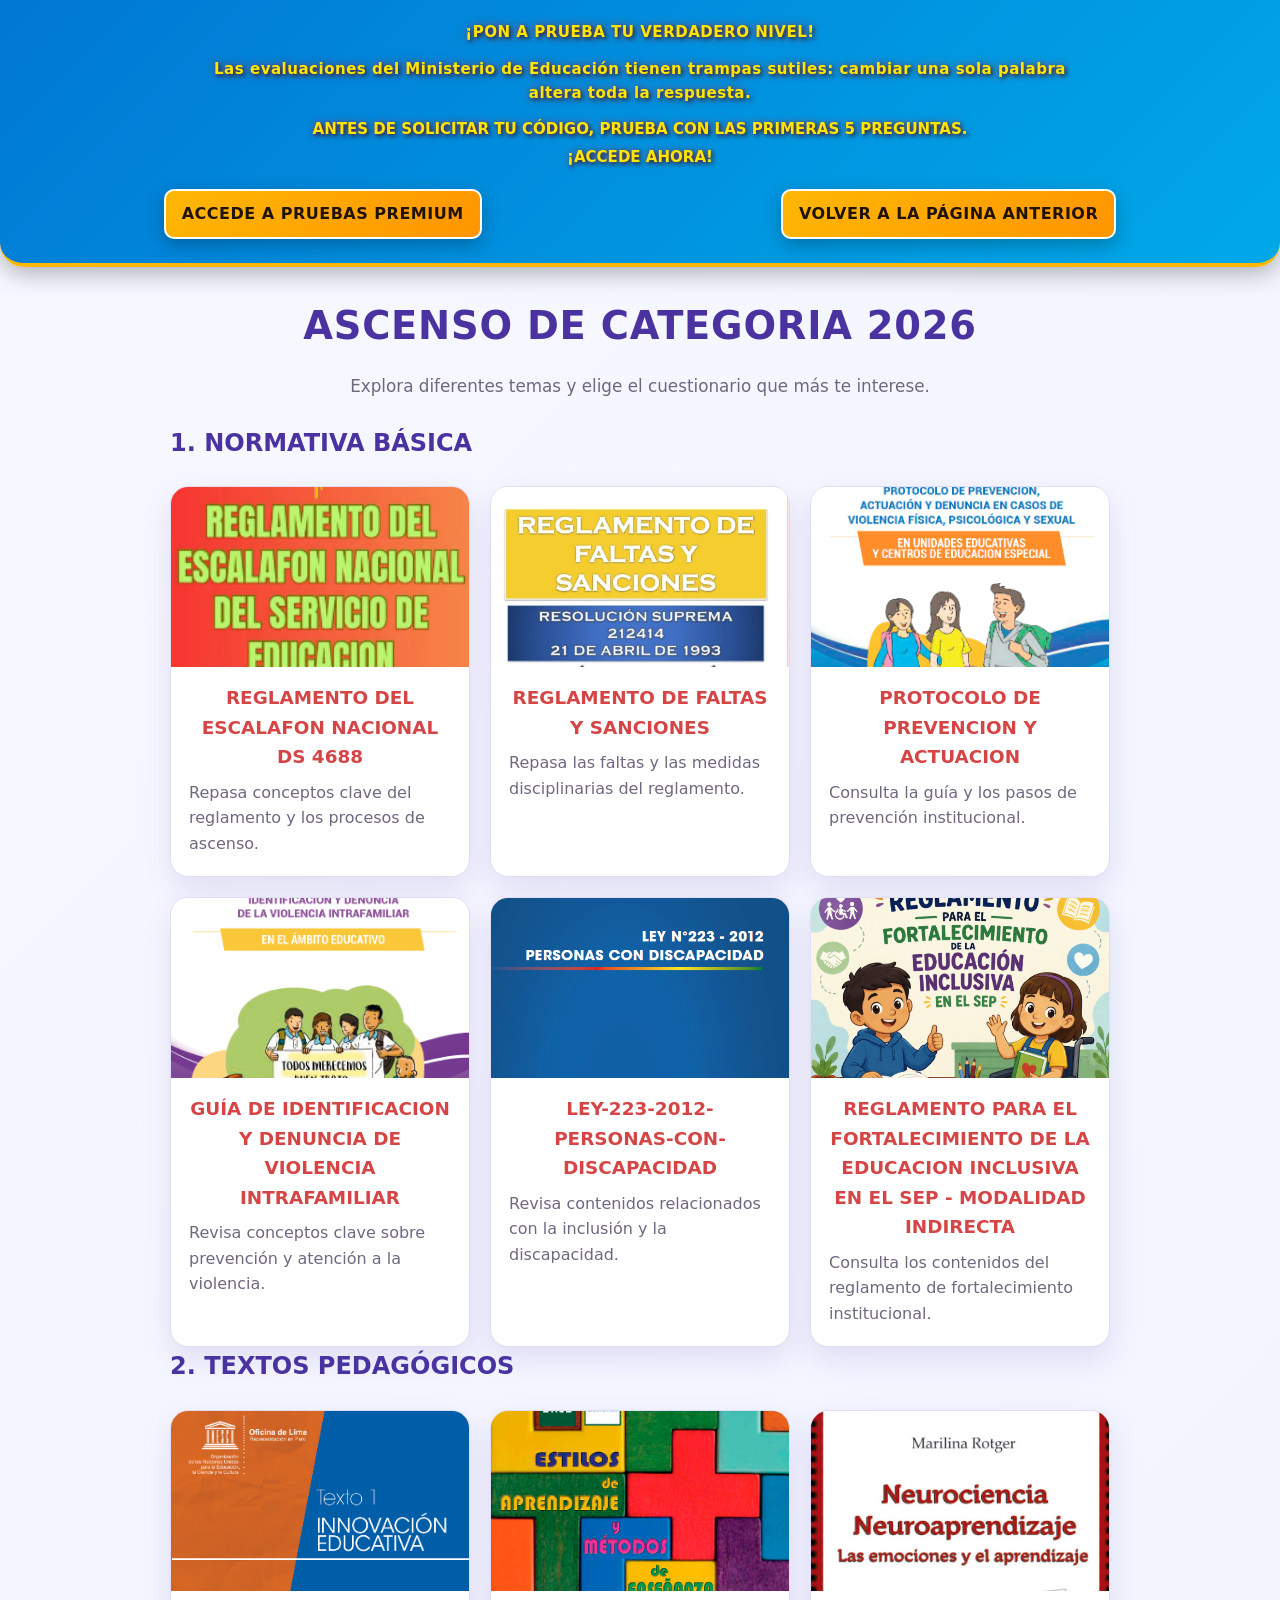
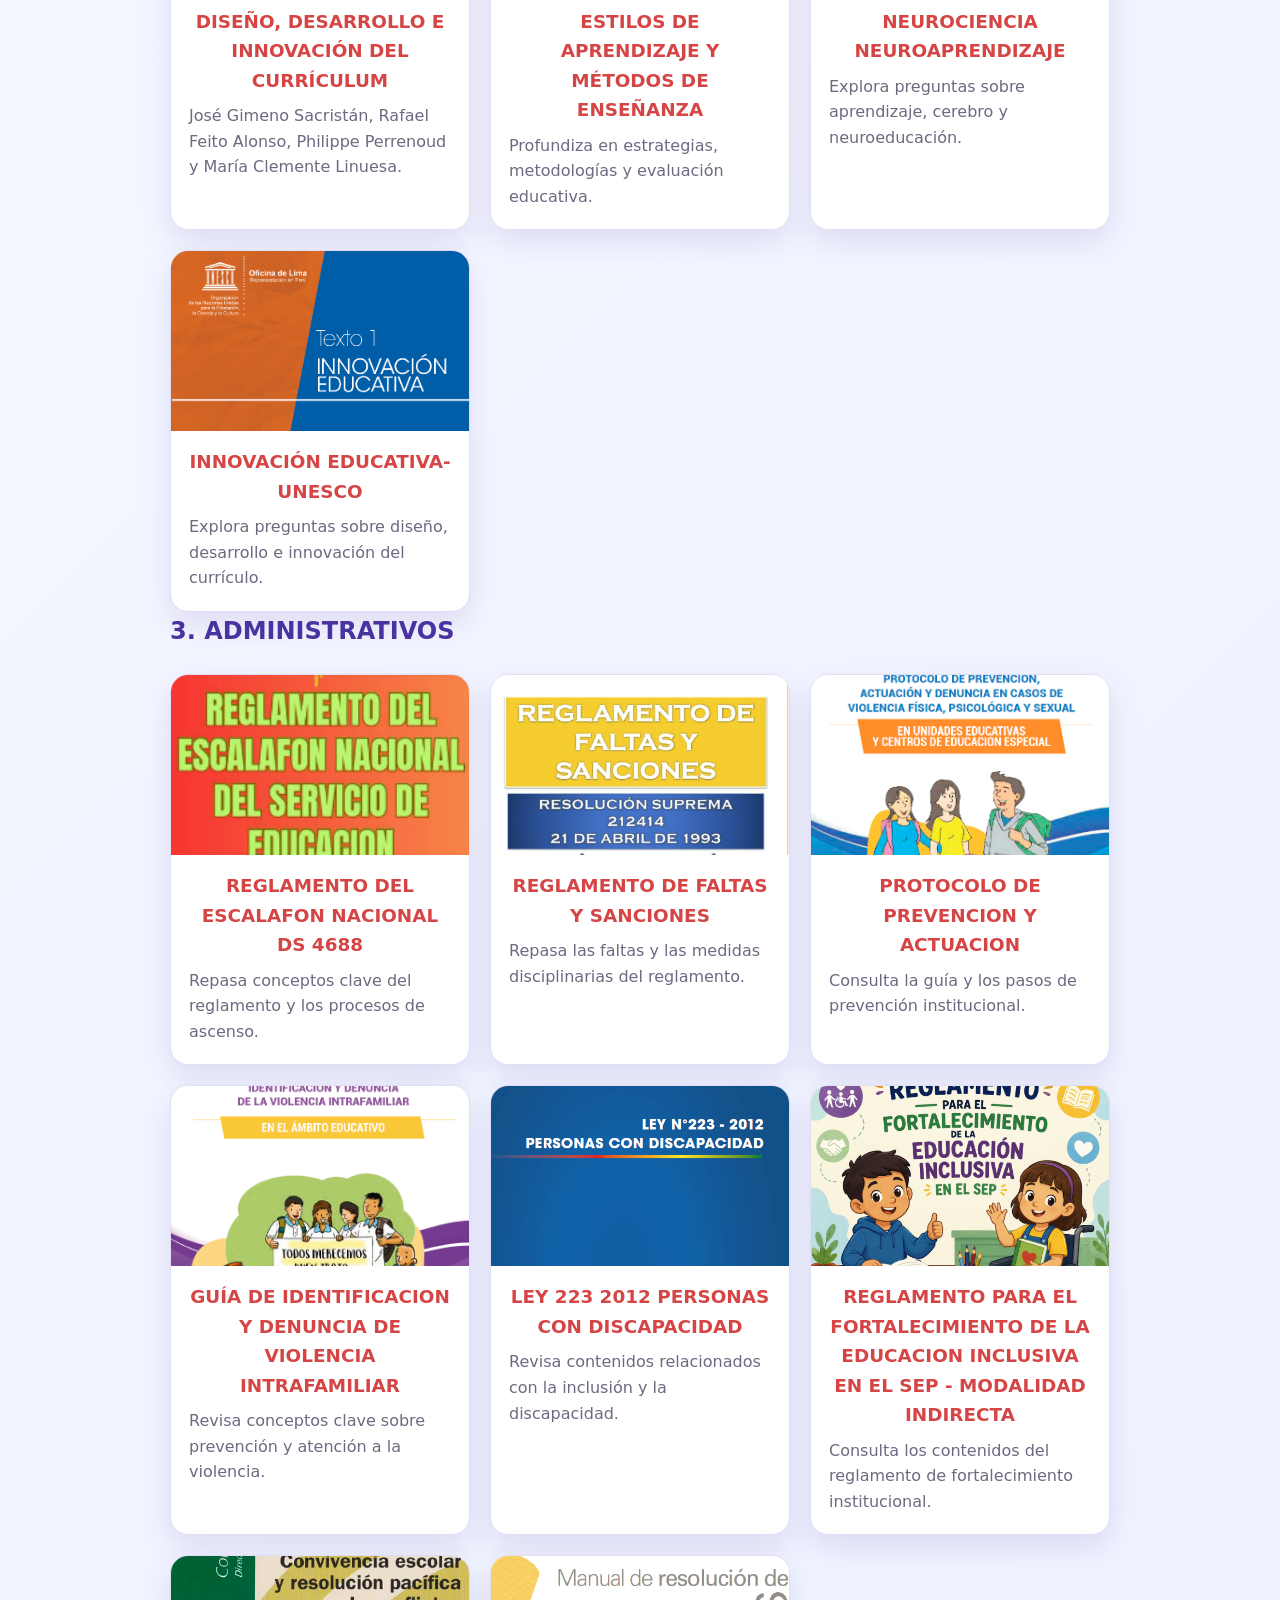
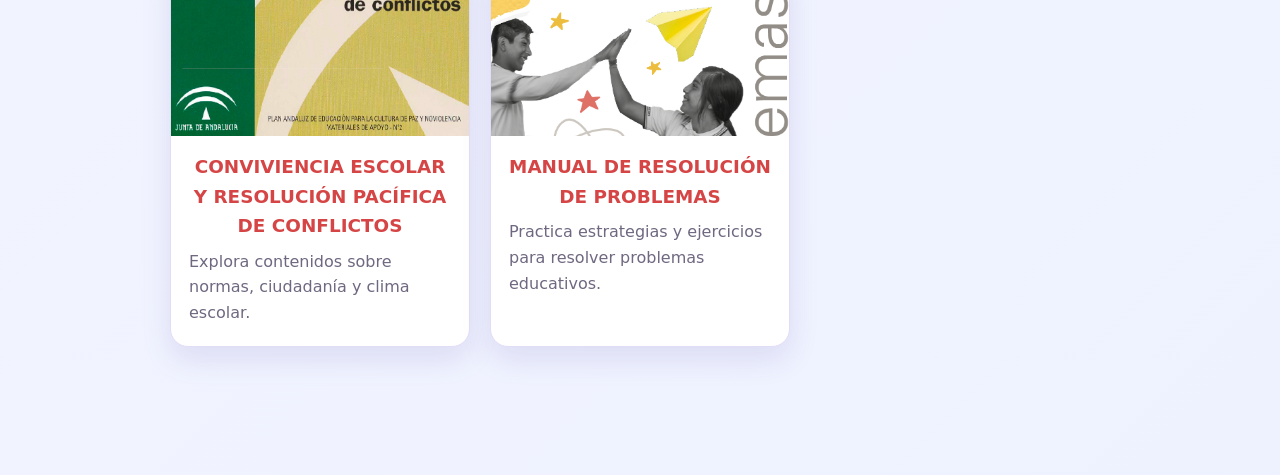
<file: index.html>
<!DOCTYPE html>
<html lang="es">
<head>
    <!-- Google tag (gtag.js) -->
    <script async src="https://www.googletagmanager.com/gtag/js?id=G-ZE9G1KRVW8"></script>
    <script>
      window.dataLayer = window.dataLayer || [];
      function gtag(){dataLayer.push(arguments);}
      gtag('js', new Date());

      gtag('config', 'G-ZE9G1KRVW8');
    </script>
    <meta charset="UTF-8">
    <meta name="viewport" content="width=device-width, initial-scale=1.0">
    <title>ASCENSO DE CATEGORIA 2026</title>
    <link rel="stylesheet" href="styles.css">
    <script src="premium-codes.js"></script>
</head>
<body class="main-menu-page">
<header class="main-header" role="banner">
    <div class="header-content">
        <div class="welcome-elaborado"> 
            <H2>¡PON A PRUEBA TU VERDADERO NIVEL! </H2>
            <h2>Las evaluaciones del Ministerio de Educación tienen trampas sutiles: cambiar una sola palabra altera toda la respuesta.</h2>
            <P>ANTES DE SOLICITAR TU CÓDIGO, PRUEBA CON LAS PRIMERAS 5 PREGUNTAS.</P>
            
            <P>¡ACCEDE AHORA!</P>
</div>
     
    </div>
    <div class="header-actions">
        <div class="premium-banner">ACCEDE A PRUEBAS PREMIUM</div>
        <a class="back-page-btn" href="https://daniel247-10.github.io/ascenso_2026/">VOLVER A LA PÁGINA ANTERIOR</a>
    </div>
</header>

<!-- Modal Premium -->
<div class="premium-modal" id="premiumModal">
  <div class="premium-modal-content">
    <button class="premium-modal-close" id="closePremiumModal">&times;</button>
    <h2 class="premium-modal-title">Pruebas Premium</h2>
    <p class="premium-modal-text">
      Las pruebas premium son preguntas avanzadas de mayor complejidad, diseñadas para profundizar en los temas y prepararte mejor para el ascenso de categoría.
    </p>
    <div class="premium-qr-container">
      <a href="https://wa.link/1jablw" target="_blank" rel="noopener"><img src="./img/QR.png" alt="Código QR Premium" class="premium-qr"></a>
      <a class="premium-qr-hint" href="https://wa.link/1jablw" target="_blank" rel="noopener">https://wa.link/1jablw</a>
      <p class="premium-qr-hint premium-qr-price">SOLICITA TU CÓDIGO POR 20 Bs</p>
    </div>
    <div class="premium-code-group">
      <label for="premiumCode" class="premium-code-label">Código de acceso:</label>
      <div class="premium-code-input-row">
        <input type="text" id="premiumCode" class="premium-code-input" placeholder="Ej: A7P" maxlength="3" autocapitalize="characters" style="text-transform:uppercase">
        <button class="btn premium-code-btn" id="activatePremium">Activar Premium</button>
      </div>
      <p class="premium-feedback" id="premiumFeedback"></p>
      <p class="premium-hint">Introduce el código.</p>
    </div>
  </div>
</div>
<div class="container">
    <h1 class="main-title">ASCENSO DE CATEGORIA 2026</h1>
    <p class="subtitle">Explora diferentes temas y elige el cuestionario que más te interese.</p>

    <!-- ============ 1. NORMATIVA BÁSICA ============ -->
    <h2 class="section-title">1. NORMATIVA BÁSICA</h2>
    <div class="cards-grid">
        <a class="theme-card" href="Escalafon_nacional.html">
            <img src="./img/reglamento.png" alt="Ilustración del escalafón nacional">
            <div class="theme-card-content">
                <h2>REGLAMENTO DEL ESCALAFON NACIONAL DS 4688</h2>
                <p>Repasa conceptos clave del reglamento y los procesos de ascenso.</p>
            </div>
        </a>

        <a class="theme-card" href="Reglamento_Faltas.html">
            <img src="./img/reglamento_faltas.png" alt="Ilustración de reglamento de faltas">
            <div class="theme-card-content">
                <h2>REGLAMENTO DE FALTAS Y SANCIONES</h2>
                <p>Repasa las faltas y las medidas disciplinarias del reglamento.</p>
            </div>
        </a>

        <a class="theme-card" href="protocolo%20de%20prevencion.html">
            <img src="./img/protocolo_prevencion.png" alt="Ilustración de protocolo de prevención">
            <div class="theme-card-content">
                <h2>PROTOCOLO DE PREVENCION Y ACTUACION</h2>
                <p>Consulta la guía y los pasos de prevención institucional.</p>
            </div>
        </a>

        <a class="theme-card" href="Guía_Identificación_Denuncia_de_la_Violencia.html">
            <img src="./img/guia_identificacion.png" alt="Ilustración de prevención y denuncia">
            <div class="theme-card-content">
                <h2>GUÍA DE IDENTIFICACION Y DENUNCIA DE VIOLENCIA INTRAFAMILIAR</h2>
                <p>Revisa conceptos clave sobre prevención y atención a la violencia.</p>
            </div>
        </a>

        <a class="theme-card" href="Ley%20223_dicapacidad.html">
            <img src="./img/ley_persona_discapacidad.png" alt="Ilustración de discapacidad y derecho">
            <div class="theme-card-content">
                <h2>LEY-223-2012-PERSONAS-CON-DISCAPACIDAD</h2>
                <p>Revisa contenidos relacionados con la inclusión y la discapacidad.</p>
            </div>
        </a>

        <a class="theme-card" href="Reglamento_fortalecimiento.html">
            <img src="./img/reglamento_fortalecimiento.png" alt="Ilustración de reglamento de fortalecimiento">
            <div class="theme-card-content">
                <h2>REGLAMENTO PARA EL FORTALECIMIENTO DE LA EDUCACION INCLUSIVA EN EL SEP - MODALIDAD INDIRECTA</h2>
                <p>Consulta los contenidos del reglamento de fortalecimiento institucional.</p>
            </div>
        </a>
    </div>

    <!-- ============ 2. TEXTOS PEDAGÓGICOS ============ -->
    <h2 class="section-title">2. TEXTOS PEDAGÓGICOS</h2>
    <div class="cards-grid">
        <a class="theme-card" href="Diseño_desarrollo.html">
            <img src="./img/innovacion_educativo.png" alt="Ilustración de diseño y desarrollo curricular">
            <div class="theme-card-content">
                <h2>DISEÑO, DESARROLLO E INNOVACIÓN DEL CURRÍCULUM</h2>
                <p>José Gimeno Sacristán, Rafael Feito Alonso, Philippe Perrenoud y María Clemente Linuesa.</p>
            </div>
        </a>

        <a class="theme-card" href="Estilo_aprendizaje.html">
            <img src="./img/estilos_aprendizaje.png" alt="Ilustración de estilos de aprendizaje">
            <div class="theme-card-content">
                <h2>ESTILOS DE APRENDIZAJE Y MÉTODOS DE ENSEÑANZA</h2>
                <p>Profundiza en estrategias, metodologías y evaluación educativa.</p>
            </div>
        </a>

        <a class="theme-card" href="neurociencias.html">
            <img src="./img/neurociencia.png" alt="Ilustración de neurociencias">
            <div class="theme-card-content">
                <h2>NEUROCIENCIA NEUROAPRENDIZAJE</h2>
                <p>Explora preguntas sobre aprendizaje, cerebro y neuroeducación.</p>
            </div>
        </a>


        <a class="theme-card" href="innovacion_curriculo.html">
            <img src="./img/innovacion_educativo.png" alt="Ilustración de innovación curricular">
            <div class="theme-card-content">
                <h2>INNOVACIÓN EDUCATIVA-UNESCO</h2>
                <p>Explora preguntas sobre diseño, desarrollo e innovación del currículo.</p>
            </div>
        </a>
    </div>

    <!-- ============ 3. ADMINISTRATIVOS ============ -->
    <h2 class="section-title">3. ADMINISTRATIVOS</h2>
    <div class="cards-grid">
        <a class="theme-card" href="Escalafon_nacional.html">
            <img src="./img/reglamento.png" alt="Ilustración del escalafón nacional">
            <div class="theme-card-content">
                <h2>REGLAMENTO DEL ESCALAFON NACIONAL DS 4688</h2>
                <p>Repasa conceptos clave del reglamento y los procesos de ascenso.</p>
            </div>
        </a>

        <a class="theme-card" href="Reglamento_Faltas.html">
            <img src="./img/reglamento_faltas.png" alt="Ilustración de reglamento de faltas">
            <div class="theme-card-content">
                <h2>REGLAMENTO DE FALTAS Y SANCIONES</h2>
                <p>Repasa las faltas y las medidas disciplinarias del reglamento.</p>
            </div>
        </a>

        <a class="theme-card" href="protocolo%20de%20prevencion.html">
            <img src="./img/protocolo_prevencion.png" alt="Ilustración de protocolo de prevención">
            <div class="theme-card-content">
                <h2>PROTOCOLO DE PREVENCION Y ACTUACION</h2>
                <p>Consulta la guía y los pasos de prevención institucional.</p>
            </div>
        </a>

        <a class="theme-card" href="Guía_Identificación_Denuncia_de_la_Violencia.html">
            <img src="./img/guia_identificacion.png" alt="Ilustración de prevención y denuncia">
            <div class="theme-card-content">
                <h2>GUÍA DE IDENTIFICACION Y DENUNCIA DE VIOLENCIA INTRAFAMILIAR</h2>
                <p>Revisa conceptos clave sobre prevención y atención a la violencia.</p>
            </div>
        </a>

        <a class="theme-card" href="Ley%20223_dicapacidad.html">
            <img src="./img/ley_persona_discapacidad.png" alt="Ilustración de discapacidad y derecho">
            <div class="theme-card-content">
                <h2>LEY 223 2012 PERSONAS CON DISCAPACIDAD</h2>
                <p>Revisa contenidos relacionados con la inclusión y la discapacidad.</p>
            </div>
        </a>

        <a class="theme-card" href="Reglamento_fortalecimiento.html">
            <img src="./img/reglamento_fortalecimiento.png" alt="Ilustración de reglamento de fortalecimiento">
            <div class="theme-card-content">
                <h2>REGLAMENTO PARA EL FORTALECIMIENTO DE LA EDUCACION INCLUSIVA EN EL SEP - MODALIDAD INDIRECTA</h2>
                <p>Consulta los contenidos del reglamento de fortalecimiento institucional.</p>
            </div>
        </a>

        <a class="theme-card" href="Conviviencia_escolar.html">
            <img src="./img/convivencia_escolar.png" alt="Ilustración de convivencia escolar">
            <div class="theme-card-content">
                <h2>CONVIVIENCIA ESCOLAR Y RESOLUCIÓN PACÍFICA DE CONFLICTOS</h2>
                <p>Explora contenidos sobre normas, ciudadanía y clima escolar.</p>
            </div>
        </a>

        <a class="theme-card" href="resolucion_de_problemas.html">
            <img src="./img/manual_resolucion.png" alt="Ilustración de resolución de problemas">
            <div class="theme-card-content">
                <h2>MANUAL DE RESOLUCIÓN DE PROBLEMAS</h2>
                <p>Practica estrategias y ejercicios para resolver problemas educativos.</p>
            </div>
        </a>
    </div>

    <script>
      (function() {
        const banner = document.querySelector('.premium-banner');
        const modal = document.getElementById('premiumModal');
        const closeBtn = document.getElementById('closePremiumModal');
        const activateBtn = document.getElementById('activatePremium');
        const codeInput = document.getElementById('premiumCode');
        const feedback = document.getElementById('premiumFeedback');
        const themeCards = Array.from(document.querySelectorAll('.theme-card'));

        if (!banner || !modal || !closeBtn || !activateBtn || !codeInput || !feedback) return;

        function isPremiumOn() {
          if (typeof window.isPremiumActive === 'function') return window.isPremiumActive();
          try { return sessionStorage.getItem('premiumActive') === 'true'; } catch (e) { return false; }
        }

        function applyPremiumState(active) {
          document.body.classList.toggle('premium-unlocked', active);
          if (active) {
            banner.textContent = 'PRUEBAS PREMIUM ✓ ACTIVO';
          } else {
            banner.textContent = 'ACCEDE A PRUEBAS PREMIUM';
          }
        }

        // Estado inicial: si ya está activo, desbloquear el menú
        applyPremiumState(isPremiumOn());

        // Abrir el modal automáticamente al venir de "Accede Pruebas Premium"
        try {
          const params = new URLSearchParams(window.location.search);
          if (params.get('premium') === 'open') {
            modal.classList.add('active');
          }
        } catch (e) {}

        banner.addEventListener('click', () => modal.classList.add('active'));
        closeBtn.addEventListener('click', () => {
          modal.classList.remove('active');
          feedback.textContent = '';
          feedback.className = 'premium-feedback';
        });

        modal.addEventListener('click', (e) => {
          if (e.target === modal) {
            modal.classList.remove('active');
            feedback.textContent = '';
            feedback.className = 'premium-feedback';
          }
        });

        activateBtn.addEventListener('click', () => {
          const code = (codeInput.value || '').trim().toUpperCase();
          if (!code) {
            feedback.textContent = 'Por favor ingresa el código.';
            feedback.className = 'premium-feedback error';
            return;
          }
          const list = (typeof window.PREMIUM_CODES !== 'undefined') ? window.PREMIUM_CODES : [];
          if (!list.includes(code)) {
            feedback.textContent = 'Código inválido.';
            feedback.className = 'premium-feedback error';
            return;
          }
          feedback.textContent = 'Premium activado. ¡Todo el menú está habilitado!';
          feedback.className = 'premium-feedback success';
          try { sessionStorage.setItem('premiumActive', 'true'); } catch (e) {}
          applyPremiumState(true);
          setTimeout(() => modal.classList.remove('active'), 1200);
        });

        codeInput.addEventListener('keydown', (e) => {
          if (e.key === 'Enter') activateBtn.click();
        });
      })();
    </script>
</body>
</html>
</file>
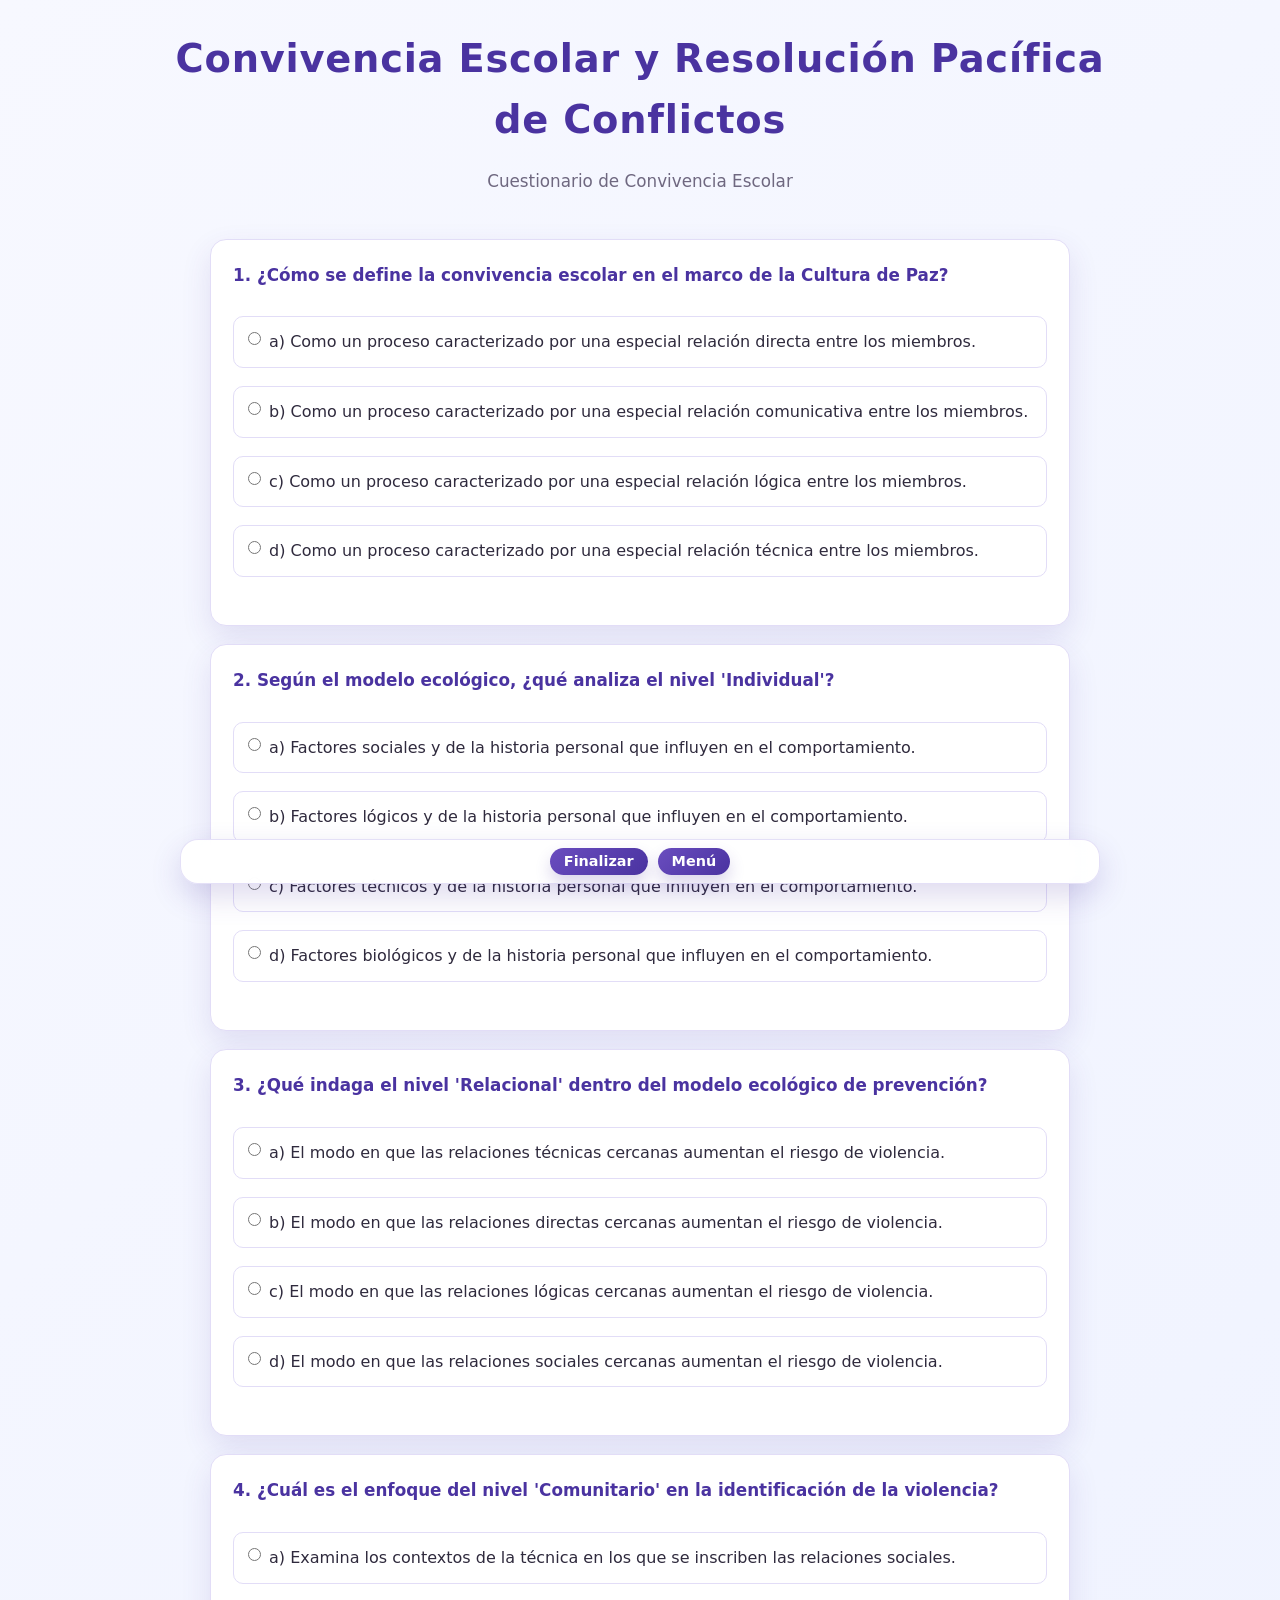
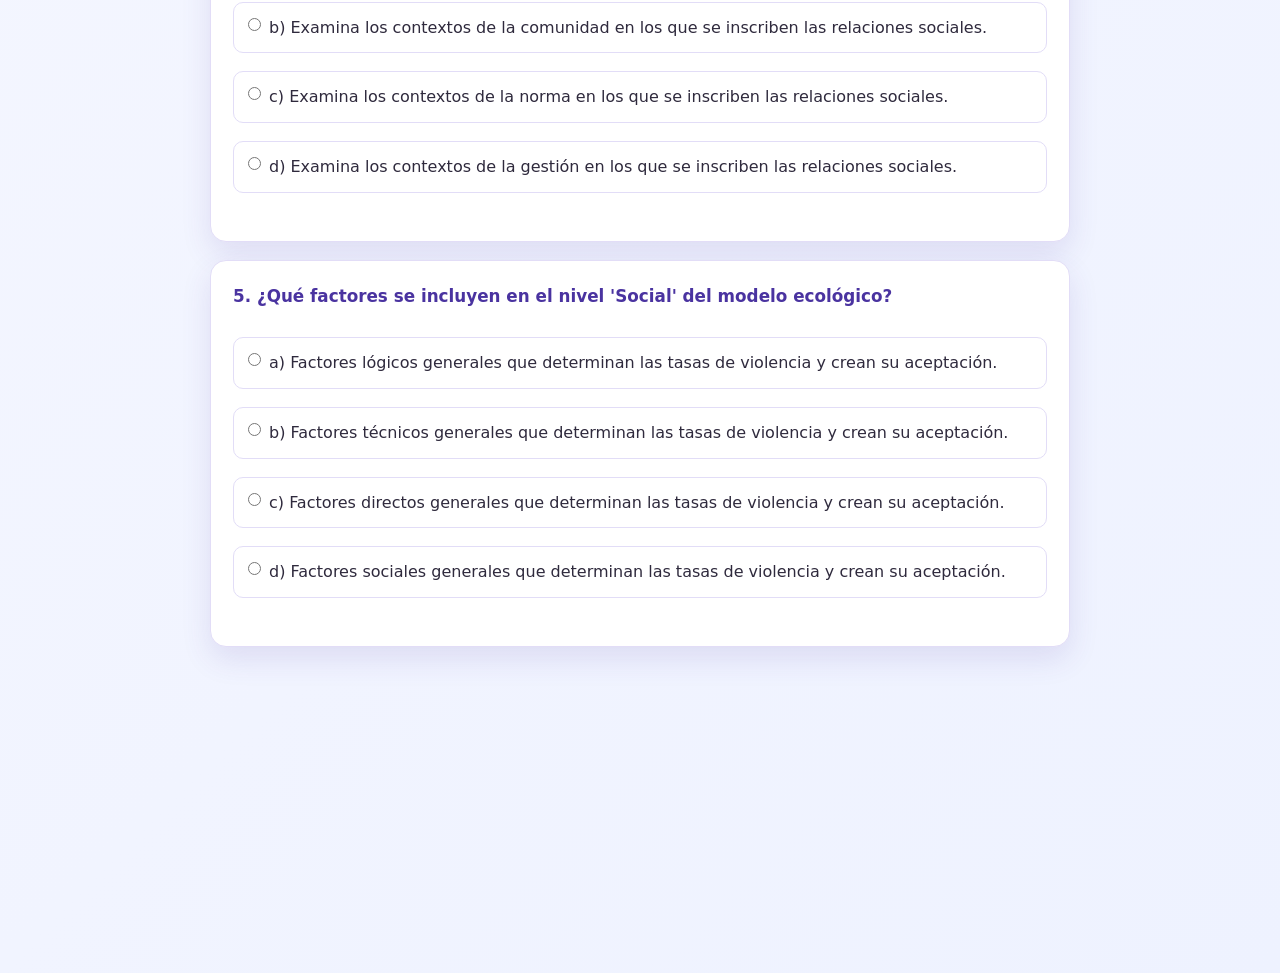
<file: Conviviencia_escolar.html>
<!DOCTYPE html>
<html lang="es">
<head>
    <meta charset="UTF-8">
    <meta name="viewport" content="width=device-width, initial-scale=1.0">
    <title>Convivencia Escolar y Resolución de Conflictos</title>
    <link rel="stylesheet" href="styles.css">
</head>
<body>
    
    <div class="container">
        <h1 class="main-title">Convivencia Escolar y Resolución Pacífica de Conflictos</h1>
        <p class="subtitle">Cuestionario de Convivencia Escolar</p>
        <div id="quiz-container"></div>
    </div>

    <script>
        const quizData = [
            {
                q: "1. ¿Cómo se define la convivencia escolar en el marco de la Cultura de Paz?",
                options: [
                    "a) Como un proceso caracterizado por una especial relación comunicativa entre los miembros.",
                    "b) Como un proceso caracterizado por una especial relación técnica entre los miembros.",
                    "c) Como un proceso caracterizado por una especial relación lógica entre los miembros.",
                    "d) Como un proceso caracterizado por una especial relación directa entre los miembros."
                ],
                correct: 0,
                retro: "Busca construir espacios de confianza y consenso entre la comunidad educativa. [2]"
            },
            {
                q: "2. Según el modelo ecológico, ¿qué analiza el nivel 'Individual'?",
                options: [
                    "a) Factores biológicos y de la historia personal que influyen en el comportamiento.",
                    "b) Factores técnicos y de la historia personal que influyen en el comportamiento.",
                    "c) Factores sociales y de la historia personal que influyen en el comportamiento.",
                    "d) Factores lógicos y de la historia personal que influyen en el comportamiento."
                ],
                correct: 0,
                retro: "Se centra en características como la impulsividad o el bajo nivel educativo. [3, 4]"
            },
            {
                q: "3. ¿Qué indaga el nivel 'Relacional' dentro del modelo ecológico de prevención?",
                options: [
                    "a) El modo en que las relaciones sociales cercanas aumentan el riesgo de violencia.",
                    "b) El modo en que las relaciones técnicas cercanas aumentan el riesgo de violencia.",
                    "c) El modo en que las relaciones lógicas cercanas aumentan el riesgo de violencia.",
                    "d) El modo en que las relaciones directas cercanas aumentan el riesgo de violencia."
                ],
                correct: 0,
                retro: "Analiza la influencia de la pareja, compañeros y miembros de la familia. [3, 4]"
            },
            {
                q: "4. ¿Cuál es el enfoque del nivel 'Comunitario' en la identificación de la violencia?",
                options: [
                    "a) Examina los contextos de la comunidad en los que se inscriben las relaciones sociales.",
                    "b) Examina los contextos de la técnica en los que se inscriben las relaciones sociales.",
                    "c) Examina los contextos de la gestión en los que se inscriben las relaciones sociales.",
                    "d) Examina los contextos de la norma en los que se inscriben las relaciones sociales."
                ],
                correct: 0,
                retro: "Identifica características de entornos como la escuela o el lugar de trabajo. [3, 4]"
            },
            {
                q: "5. ¿Qué factores se incluyen en el nivel 'Social' del modelo ecológico?",
                options: [
                    "a) Factores sociales generales que determinan las tasas de violencia y crean su aceptación.",
                    "b) Factores técnicos generales que determinan las tasas de violencia y crean su aceptación.",
                    "c) Factores lógicos generales que determinan las tasas de violencia y crean su aceptación.",
                    "d) Factores directos generales que determinan las tasas de violencia y crean su aceptación."
                ],
                correct: 0,
                retro: "Incluye la brecha entre segmentos sociales y tensiones entre países. [3, 4]"
            },
            {
                q: "6. ¿Qué se entiende por 'Prevención Primaria' en las intervenciones de convivencia?",
                options: [
                    "a) Actuaciones dirigidas a prevenir la violencia antes de que esta ocurra.",
                    "b) Actuaciones dirigidas a gestionar la violencia antes de que esta ocurra.",
                    "c) Actuaciones dirigidas a técnica la violencia antes de que esta ocurra.",
                    "d) Actuaciones dirigidas a norma la violencia antes de que esta ocurra."
                ],
                correct: 0,
                retro: "Se define desde un punto de vista puramente temporal y proactivo. [4, 5]"
            },
            {
                q: "7. ¿En qué se centran las intervenciones de 'Prevención Terciaria'?",
                options: [
                    "a) En la atención prolongada después de que han ocurrido actos violentos.",
                    "b) En la atención técnica después de que han ocurrido actos violentos.",
                    "c) En la atención lógica después de que han ocurrido actos violentos.",
                    "d) En la atención directa después de que han ocurrido actos violentos."
                ],
                correct: 0,
                retro: "Busca reducir las consecuencias a largo plazo del conflicto o agresión. [4, 5]"
            },
            {
                q: "8. ¿Cuál es la filosofía de los programas de 'Intervención/Sanción'?",
                options: [
                    "a) Son de naturaleza reactiva y se basan en la filosofía de Tolerancia Cero.",
                    "b) Son de naturaleza técnica y se basan en la filosofía de Tolerancia Cero.",
                    "c) Son de naturaleza lógica y se basan en la filosofía de Tolerancia Cero.",
                    "d) Son de naturaleza directa y se basan en la filosofía de Tolerancia Cero."
                ],
                correct: 0,
                retro: "Actúan cuando un individuo ya ha tenido una conducta violenta. [4, 5]"
            },
            {
                q: "9. ¿En qué principio se fundamentan los 'Programas de Conducta Esperada'?",
                options: [
                    "a) Impedir la conducta inaceptable mediante reglas de convivencia equitativas.",
                    "b) Impedir la conducta inaceptable mediante reglas de convivencia técnicas.",
                    "c) Impedir la conducta inaceptable mediante reglas de convivencia lógicas.",
                    "d) Impedir la conducta inaceptable mediante reglas de convivencia directas."
                ],
                correct: 0,
                retro: "Plantean consecuencias pero con una actitud preventiva ante la violencia. [4, 5]"
            },
            {
                q: "10. ¿Qué implica la 'Orientación Comunitaria' en los programas proactivos?",
                options: [
                    "a) Coordinación con instituciones externas al colegio para resolver los conflictos.",
                    "b) Coordinación con instituciones técnicas al colegio para resolver los conflictos.",
                    "c) Coordinación con instituciones lógicas al colegio para resolver los conflictos.",
                    "d) Coordinación con instituciones directas al colegio para resolver los conflictos."
                ],
                correct: 0,
                retro: "Considera que los orígenes profundos de la violencia están fuera del centro. [5, 6]"
            },
            {
                q: "11. ¿Qué factor es indispensable para alcanzar resultados preventivos duraderos?",
                options: [
                    "a) Fundarse en una perspectiva ecológica que sea a la vez global y sistémica.",
                    "b) Fundarse en una perspectiva técnica que sea a la vez global y sistémica.",
                    "c) Fundarse en una perspectiva lógica que sea a la vez global y sistémica.",
                    "d) Fundarse en una perspectiva directa que sea a la vez global y sistémica."
                ],
                correct: 0,
                retro: "Debe comenzar en la familia, seguir en el centro y apoyarse en lo socio-comunitario. [7, 8]"
            },
            {
                q: "12. ¿A qué se refiere la 'Coherencia' como característica de la política de prevención?",
                options: [
                    "a) Todas las actuaciones del centro educativo deben estar ligadas unas a otras.",
                    "b) Todas las actuaciones del centro educativo deben estar técnicas unas a otras.",
                    "c) Todas las actuaciones del centro educativo deben estar lógicas unas a otras.",
                    "d) Todas las actuaciones del centro educativo deben estar directas unas a otras."
                ],
                correct: 0,
                retro: "Evita que las acciones sean fragmentadas o contradictorias entre sí. [9, 10]"
            },
            {
                q: "13. ¿Qué supone la 'Totalidad' en el desarrollo de la comunidad educativa?",
                options: [
                    "a) Implicación de todos los miembros en el desarrollo de las políticas preventivas.",
                    "b) Implicación de todos los miembros en el desarrollo de las políticas técnicas.",
                    "c) Implicación de todos los miembros en el desarrollo de las políticas lógicas.",
                    "d) Implicación de todos los miembros en el desarrollo de las políticas directas."
                ],
                correct: 0,
                retro: "Nadie queda excluido de la responsabilidad de mejorar la convivencia. [9, 10]"
            },
            {
                q: "14. ¿Cuál es la definición técnica de 'Clima Escolar' según el documento?",
                options: [
                    "a) Conjunto de interacciones y transacciones que se generan en la tarea educativa.",
                    "b) Conjunto de interacciones y transacciones que se generan en la tarea técnica.",
                    "c) Conjunto de interacciones y transacciones que se generan en la tarea lógica.",
                    "d) Conjunto de interacciones y transacciones que se generan en la tarea directa."
                ],
                correct: 0,
                retro: "Está determinado por factores físicos, estructurales y personales. [11, 12]"
            },
            {
                q: "15. ¿Qué caracteriza al 'Clima Relacional' dentro del centro educativo?",
                options: [
                    "a) Referencia al ambiente en las relaciones socio-afectivas entre los miembros.",
                    "b) Referencia al ambiente en las relaciones técnicas-afectivas entre los miembros.",
                    "c) Referencia al ambiente en las relaciones lógicas-afectivas entre los miembros.",
                    "d) Referencia al ambiente en las relaciones directas-afectivas entre los miembros."
                ],
                correct: 0,
                retro: "Depende de la bondad de los contactos interpersonales y el apoyo mutuo. [13, 14]"
            },
            {
                q: "16. ¿Cómo influye el 'Clima Educativo' positivo en el aprendizaje?",
                options: [
                    "a) El centro es un lugar donde el alumnado alcanza metas académicas exitosas.",
                    "b) El centro es un lugar donde el alumnado alcanza metas técnicas exitosas.",
                    "c) El centro es un lugar donde el alumnado alcanza metas lógicas exitosas.",
                    "d) El centro es un lugar donde el alumnado alcanza metas directas exitosas."
                ],
                correct: 0,
                retro: "Favorece la educación en valores y da sentido a los aprendizajes. [15, 16]"
            },
            {
                q: "17. ¿Qué función cumple el profesorado en el nivel 'Formativo' del clima?",
                options: [
                    "a) Orienta al alumnado para que se conozca mejor y se integre socialmente.",
                    "b) Orienta al alumnado para que se conozca mejor y se integre técnicamente.",
                    "c) Orienta al alumnado para que se conozca mejor y se integre lógicamente.",
                    "d) Orienta al alumnado para que se conozca mejor y se integre directamente."
                ],
                correct: 0,
                retro: "Trasciende lo puramente instructivo para formar personas. [15, 16]"
            },
            {
                q: "18. ¿Qué remite el 'Clima de Seguridad' en la escuela?",
                options: [
                    "a) Al orden y tranquilidad necesarios para que se produzca el proceso educativo.",
                    "b) Al orden y tranquilidad necesarios para que se produzca el proceso técnico.",
                    "c) Al orden y tranquilidad necesarios para que se produzca el proceso lógico.",
                    "d) Al orden y tranquilidad necesarios para que se produzca el proceso directo."
                ],
                correct: 0,
                retro: "Reduce el riesgo de violencia y favorece los buenos sentimientos. [17, 18]"
            },
            {
                q: "19. ¿Cuál es un rasgo esencial de las escuelas seguras respecto a la violencia?",
                options: [
                    "a) Discuten temas de seguridad abiertamente y enseñan estrategias apropiadas.",
                    "b) Discuten temas de seguridad abiertamente y enseñan estrategias técnicas.",
                    "c) Discuten temas de seguridad abiertamente y enseñan estrategias lógicas.",
                    "d) Discuten temas de seguridad abiertamente y enseñan estrategias directas."
                ],
                correct: 0,
                retro: "Fomenta la inteligencia emocional para resolver conflictos. [14, 19]"
            },
            {
                q: "20. ¿Qué define a un 'Clima Escolar Justo' según Piaget?",
                options: [
                    "a) Aquel donde se reconoce la legitimidad y equidad de las reglas aplicadas.",
                    "b) Aquel donde se reconoce la legitimidad y equidad de las reglas técnicas.",
                    "c) Aquel donde se reconoce la legitimidad y equidad de las reglas lógicas.",
                    "d) Aquel donde se reconoce la legitimidad y equidad de las reglas directas."
                ],
                correct: 0,
                retro: "El alumnado experimenta directamente las realidades morales. [14, 16, 20]"
            },
            {
                q: "21. ¿En qué se basa el 'Clima de Pertenencia' en la comunidad?",
                options: [
                    "a) En la cohesión de los grupos y los lazos establecidos entre sus miembros.",
                    "b) En la cohesión de los grupos y los lazos establecidos entre sus técnicos.",
                    "c) En la cohesión de los grupos y los lazos establecidos entre sus gestores.",
                    "d) En la cohesión de los grupos y los lazos establecidos entre sus normas."
                ],
                correct: 0,
                retro: "Facilita la asunción de responsabilidades y actividades colectivas. [16, 20]"
            },
            {
                q: "22. ¿Por qué el reglamento escolar no debe ser confuso ni ambiguo?",
                options: [
                    "a) Para evitar que las normas puedan aplicarse de manera arbitraria.",
                    "b) Para evitar que las normas puedan aplicarse de manera técnica.",
                    "c) Para evitar que las normas puedan aplicarse de manera lógica.",
                    "d) Para evitar que las normas puedan aplicarse de manera directa."
                ],
                correct: 0,
                retro: "La arbitrariedad crea un sentimiento de injusticia en el alumnado. [19, 21]"
            },
            {
                q: "23. Según Cohen (1995), ¿qué oportunidad ofrece el conflicto?",
                options: [
                    "a) El conflicto es una oportunidad de aprendizaje y crecimiento personal.",
                    "b) El conflicto es una oportunidad de aprendizaje y crecimiento técnico.",
                    "c) El conflicto es una oportunidad de aprendizaje y crecimiento lógico.",
                    "d) El conflicto es una oportunidad de aprendizaje y crecimiento directo."
                ],
                correct: 0,
                retro: "Permite el desarrollo socio-afectivo si se gestiona pacíficamente. [22, 23]"
            },
            {
                q: "24. ¿Cómo define Vinyamata (1999) los conflictos sociales?",
                options: [
                    "a) Como el motor y la expresión de las relaciones entre las personas.",
                    "b) Como el motor y la expresión de las relaciones entre las técnicas.",
                    "c) Como el motor y la expresión de las relaciones entre las lógicas.",
                    "d) Como el motor y la expresión de las relaciones entre las gestiones."
                ],
                correct: 0,
                retro: "Se fundamentan en la interacción humana constante. [22, 23]"
            },
            {
                q: "25. ¿Qué caracteriza a un 'Conflicto Curricular'?",
                options: [
                    "a) Referido a las diferentes formas de conocer, construir y legitimar saberes.",
                    "b) Referido a las diferentes formas de conocer, construir y legitimar técnicas.",
                    "c) Referido a las diferentes formas de conocer, construir y legitimar normas.",
                    "d) Referido a las diferentes formas de conocer, construir y legitimar gestiones."
                ],
                correct: 0,
                retro: "Aparece en la mediación pedagógica y los contenidos de enseñanza. [24, 25]"
            },
            {
                q: "26. ¿Qué atiende el 'Conflicto Relacional' en los centros?",
                options: [
                    "a) Comportamientos que alteran la neutralidad y desequilibran el poder.",
                    "b) Comportamientos que alteran la neutralidad y desequilibran la técnica.",
                    "c) Comportamientos que alteran la neutralidad y desequilibran la lógica.",
                    "d) Comportamientos que alteran la neutralidad y desequilibran la norma."
                ],
                correct: 0,
                retro: "Involucra dispositivos de control y jerarquías entre docentes y alumnos. [24, 25]"
            },
            {
                q: "27. ¿Cuándo se produce un 'Conflicto Cultural' según el texto?",
                options: [
                    "a) Al desvelar contradicciones entre la cultura escolar formal e invisible.",
                    "b) Al desvelar contradicciones entre la cultura escolar formal y técnica.",
                    "c) Al desvelar contradicciones entre la cultura escolar formal y lógica.",
                    "d) Al desvelar contradicciones entre la cultura escolar formal y directa."
                ],
                correct: 0,
                retro: "Se da a nivel de representaciones o constructos simbólicos. [24, 25]"
            },
            {
                q: "28. ¿Qué busca la 'Negociación Razonada' (yo gano - tú ganas)?",
                options: [
                    "a) Eliminar la necesidad de que alguien pierda para que otro pueda ganar.",
                    "b) Eliminar la necesidad de que alguien pierda para que otro pueda técnica.",
                    "c) Eliminar la necesidad de que alguien pierda para que otro pueda lógica.",
                    "d) Eliminar la necesidad de que alguien pierda para que otro pueda directa."
                ],
                correct: 0,
                retro: "Persigue que todos los implicados obtengan beneficios del acuerdo. [26-28]"
            },
            {
                q: "29. ¿Qué define técnicamente a la 'Mediación'?",
                options: [
                    "a) Intervención de un tercero que facilita el logro de acuerdos entre partes.",
                    "b) Intervención de un tercero que facilita el logro de acuerdos entre técnicas.",
                    "c) Intervención de un tercero que facilita el logro de acuerdos entre lógicas.",
                    "d) Intervención de un tercero que facilita el logro de acuerdos entre normas."
                ],
                correct: 0,
                retro: "El mediador no tiene poder de imponer una solución. [29-31]"
            },
            {
                q: "30. ¿En qué consiste la 'Conciliación' como técnica de resolución?",
                options: [
                    "a) Intervención de un tercero neutral que propone soluciones a las partes.",
                    "b) Intervención de un tercero neutral que impone soluciones a las partes.",
                    "c) Intervención de un tercero neutral que registra soluciones a las partes.",
                    "d) Intervención de un tercero neutral que evalúa soluciones a las partes."
                ],
                correct: 0,
                retro: "Es más activa que la mediación, pues sugiere salidas al conflicto. [29, 30]"
            },
            {
                q: "31. ¿Qué es el 'Arbitraje' según la clasificación del documento?",
                options: [
                    "a) Proceso donde las partes someten la solución a la decisión de un tercero.",
                    "b) Proceso donde las partes someten la solución a la decisión de un técnico.",
                    "c) Proceso donde las partes someten la solución a la decisión de un gestor.",
                    "d) Proceso donde las partes someten la solución a la decisión de un norma."
                ],
                correct: 0,
                retro: "El árbitro es elegido por su autoridad y credibilidad. [29, 30]"
            },
            {
                q: "32. ¿Qué caracteriza a un 'Facilitador' en la resolución de disputas?",
                options: [
                    "a) Dirige un debate entre partes para que expresen percepciones y sentimientos.",
                    "b) Dirige un debate entre partes para que expresen técnicas y sentimientos.",
                    "c) Dirige un debate entre partes para que expresen normas y sentimientos.",
                    "d) Dirige un debate entre partes para que expresen gestiones y sentimientos."
                ],
                correct: 0,
                retro: "Es un proceso más preventivo que resolutivo de corto plazo. [32, 33]"
            },
            {
                q: "33. ¿Qué condición es fundamental para gestionar un conflicto positivamente?",
                options: [
                    "a) Un grado mínimo de confianza para buscar soluciones a las controversias.",
                    "b) Un grado mínimo de técnica para buscar soluciones a las controversias.",
                    "c) Un grado mínimo de lógica para buscar soluciones a las controversias.",
                    "d) Un grado mínimo de gestión para buscar soluciones a las controversias."
                ],
                correct: 0,
                retro: "Sin confianza, el proceso de comunicación se bloquea. [25, 34]"
            },
            {
                q: "34. ¿Qué es la 'Provención' según Francisco Cascón (2001)?",
                options: [
                    "a) Anticiparse a los conflictos antes de que estallen y generen daño.",
                    "b) Anticiparse a los conflictos antes de que estallen y generen técnica.",
                    "c) Anticiparse a los conflictos antes de que estallen y generen lógica.",
                    "d) Anticiparse a los conflictos antes de que estallen y generen norma."
                ],
                correct: 0,
                retro: "Requiere poner en práctica programas de educación para la paz. [35, 36]"
            },
            {
                q: "35. ¿Cuál es el primer paso de la 'Fase Previa' en la planificación de la acción?",
                options: [
                    "a) Identificar y conocer actitudes de la comunidad ante la Cultura de Paz.",
                    "b) Identificar y conocer actitudes técnicas ante la Cultura de Paz.",
                    "c) Identificar y conocer actitudes lógicas ante la Cultura de Paz.",
                    "d) Identificar y conocer actitudes directas ante la Cultura de Paz."
                ],
                correct: 0,
                retro: "Permite diagnosticar las necesidades reales del centro educativo. [37, 38]"
            },
            {
                q: "36. ¿Qué se hace en la 'Fase de Diseño' del proyecto de convivencia?",
                options: [
                    "a) Formulación de fundamentos teóricos, fines, objetivos y destinatarios.",
                    "b) Formulación de fundamentos técnicos, fines, objetivos y destinatarios.",
                    "c) Formulación de fundamentos lógicos, fines, objetivos y destinatarios.",
                    "d) Formulación de fundamentos directos, fines, objetivos y destinatarios."
                ],
                correct: 0,
                retro: "Establece los mecanismos e instrumentos de evaluación y revisión. [39, 40]"
            },
            {
                q: "37. ¿Qué implica la 'Fase Evaluadora' en el ciclo de mejora?",
                options: [
                    "a) Evaluar resultados y modificar el proyecto introduciendo mejoras oportunas.",
                    "b) Evaluar resultados y modificar el proyecto introduciendo mejoras técnicas.",
                    "c) Evaluar resultados y modificar el proyecto introduciendo mejoras lógicas.",
                    "d) Evaluar resultados y modificar el proyecto introduciendo mejoras directas."
                ],
                correct: 0,
                retro: "Debe incluir una memoria final para la retroalimentación continua. [39, 40]"
            },
            {
                q: "38. ¿Qué exige educar para la 'Perspectiva Positiva del Conflicto'?",
                options: [
                    "a) Descubrir su complejidad y encontrar soluciones pacíficamente.",
                    "b) Descubrir su técnica y encontrar soluciones pacíficamente.",
                    "c) Descubrir su lógica y encontrar soluciones pacíficamente.",
                    "d) Descubrir su gestión y encontrar soluciones pacíficamente."
                ],
                correct: 0,
                retro: "Transforma la sociedad hacia mayores cotas de justicia. [23, 29]"
            },
            {
                q: "39. ¿Qué establece el 'Principio de Moralidad' de Cortina (1997)?",
                options: [
                    "a) Necesidad de encontrar soluciones justas para los implicados en un conflicto.",
                    "b) Necesidad de encontrar soluciones técnicas para los implicados en un conflicto.",
                    "c) Necesidad de encontrar soluciones lógicas para los implicados en un conflicto.",
                    "d) Necesidad de encontrar soluciones directas para los implicados en un conflicto."
                ],
                correct: 0,
                retro: "Tiene por meta final la paz y la justicia social. [32, 34]"
            },
            {
                q: "40. ¿Cuál es el objetivo del 'Arreglo Normativo' en la resolución?",
                options: [
                    "a) Resolver el conflicto mediante una solución acorde a las normas del centro.",
                    "b) Resolver el conflicto mediante una solución acorde a las normas de la técnica.",
                    "c) Resolver el conflicto mediante una solución acorde a las normas de la gestión.",
                    "d) Resolver el conflicto mediante una solución acorde a las normas de la lógica."
                ],
                correct: 0,
                retro: "Aplica reglas establecidas previamente en el aula o institución. [29, 30]"
            },
            {
                q: "41. ¿Qué es el 'Saber Escuchar' en la negociación razonada?",
                options: [
                    "a) Comprender racionalmente las razones (ideas y sentimientos) de quien habla.",
                    "b) Comprender racionalmente las razones técnicas de quien habla.",
                    "c) Comprender racionalmente las razones lógicas de quien habla.",
                    "d) Comprender racionalmente las razones directas de quien habla."
                ],
                correct: 0,
                retro: "Evita la intransigencia y facilita el entendimiento mutuo. [32, 33]"
            },
            {
                q: "42. ¿Qué significa 'Despersonalizar la Disputa' según Fisher y Ury?",
                options: [
                    "a) Separar a las personas del problema durante la negociación.",
                    "b) Separar a las personas de la técnica durante la negociación.",
                    "c) Separar a las personas de la lógica durante la negociación.",
                    "d) Separar a las personas de la gestión durante la negociación."
                ],
                correct: 0,
                retro: "Permite enfocarse en los intereses sin atacar la dignidad personal. [28, 41]"
            },
            {
                q: "43. ¿Por qué es vital 'Objetivizar los Criterios' del acuerdo?",
                options: [
                    "a) Para que el resultado obtenido esté basado en razones objetivas y no caprichos.",
                    "b) Para que el resultado obtenido esté basado en razones técnicas y no caprichos.",
                    "c) Para que el resultado obtenido esté basado en razones lógicas y no caprichos.",
                    "d) Para que el resultado obtenido esté basado en razones directas y no caprichos."
                ],
                correct: 0,
                retro: "Asegura que el acuerdo sea percibido como justo por ambas partes. [35, 42]"
            },
            {
                q: "44. ¿Qué importancia tiene la 'Reparación' en la educación para el conflicto?",
                options: [
                    "a) Restablecer la situación que existía antes de que el conflicto estallara.",
                    "b) Restablecer la técnica que existía antes de que el conflicto estallara.",
                    "c) Restablecer la lógica que existía antes de que el conflicto estallara.",
                    "d) Restablecer la gestión que existía antes de que el conflicto estallara."
                ],
                correct: 0,
                retro: "Busca reconstruir los vínculos dañados por la disputa. [31, 33]"
            },
            {
                q: "45. ¿Cuál es el requisito de 'Honestidad' para los alumnos en mediación?",
                options: [
                    "a) Ser honestos y sinceros durante todo el proceso de diálogo.",
                    "b) Ser honestos y técnicos durante todo el proceso de diálogo.",
                    "c) Ser honestos y lógicos durante todo el proceso de diálogo.",
                    "d) Ser honestos y directos durante todo el proceso de diálogo."
                ],
                correct: 0,
                retro: "Es una de las seis condiciones para una mediación efectiva. [31, 43]"
            },
            {
                q: "46. ¿Qué define a la mediación como 'Arte y Ciencia' según Boqué (2002)?",
                options: [
                    "a) Integrar componentes creativos y herramientas éticas donde no hay jerarquías.",
                    "b) Integrar componentes técnicos y herramientas éticas donde no hay jerarquías.",
                    "c) Integrar componentes lógicos y herramientas éticas donde no hay jerarquías.",
                    "d) Integrar componentes directos y herramientas éticas donde no hay jerarquías."
                ],
                correct: 0,
                retro: "La comunicación pasa a ser horizontal entre los participantes. [44, 45]"
            },
            {
                q: "47. ¿Qué garantiza un proceso de mediación 'Transparente'?",
                options: [
                    "a) Que las reglas del juego sean claras y aceptadas por todos.",
                    "b) Que las reglas del juego sean técnicas y aceptadas por todos.",
                    "c) Que las reglas del juego sean lógicas y aceptadas por todos.",
                    "d) Que las reglas del juego sean directas y aceptadas por todos."
                ],
                correct: 0,
                retro: "Permite poner sobre la mesa todas las preocupaciones sin miedo. [32, 33]"
            },
            {
                q: "48. ¿En qué consiste la 'Fase de Implantación' del proyecto?",
                options: [
                    "a) Poner en marcha el proyecto de modo que se rentabilice su uso y minimicen obstáculos.",
                    "b) Poner en marcha el proyecto de modo que se técnica su uso y minimicen obstáculos.",
                    "c) Poner en marcha el proyecto de modo que se lógica su uso y minimicen obstáculos.",
                    "d) Poner en marcha el proyecto de modo que se gestión su uso y minimicen obstáculos."
                ],
                correct: 0,
                retro: "Incluye reuniones del equipo coordinador e información pública. [39, 40]"
            },
            {
                q: "49. ¿Qué busca la 'Fase de Generalización' educativa?",
                options: [
                    "a) Continuar la aplicación del proyecto en cursos escolares posteriores.",
                    "b) Continuar la aplicación del proyecto en cursos técnicos posteriores.",
                    "c) Continuar la aplicación del proyecto en cursos lógicos posteriores.",
                    "d) Continuar la aplicación del proyecto en cursos directos posteriores."
                ],
                correct: 0,
                retro: "Convierte la convivencia en seña de identidad permanente del centro. [39, 40]"
            },
            {
                q: "50. ¿Cuál es la conclusión sobre el conflicto en las relaciones humanas?",
                options: [
                    "a) El conflicto es connatural a toda relación humana y es motor de cambio.",
                    "b) El conflicto es técnico a toda relación humana y es motor de cambio.",
                    "c) El conflicto es lógico a toda relación humana y es motor de cambio.",
                    "d) El conflicto es directo a toda relación humana y es motor de cambio."
                ],
                correct: 0,
                retro: "Lo razonable es aprender a negociar correctamente las diferencias. [26, 32]"
            }
        ];

        const container = document.getElementById('quiz-container');
        quizData.forEach((item, index) => {
            const card = document.createElement('div');
            card.className = 'question-card';
            card.innerHTML = `<div class='question-text'><strong>${item.q}</strong></div>`;
            const list = document.createElement('ul');
            item.options.forEach((opt, idx) => {
                const li = document.createElement('li');
                li.innerText = opt;
                li.onclick = () => {
                    const allLi = list.querySelectorAll('li');
                    allLi.forEach(l => l.style.pointerEvents = 'none');
                    const fb = document.getElementById(`fb-${index}`);
                    fb.style.display = 'block';
                    if(idx === item.correct) {
                        li.classList.add('selected-correct');
                        fb.innerHTML = "¡Correcto! " + item.retro;
                        fb.style.background = "#d4edda";
                    } else {
                        li.classList.add('selected-incorrect');
                        fb.innerText = "¡Incorrrecto!";
                        fb.style.background = "#f8d7da";
                    }
                };
                list.appendChild(li);
            });
            card.appendChild(list);
            const fbDiv = document.createElement('div');
            fbDiv.id = `fb-${index}`; fbDiv.className = 'feedback';
            card.appendChild(fbDiv);
            container.appendChild(card);
        });
    </script>
    <script src="quiz-behavior.js"></script>
</body>
</html>
</file>
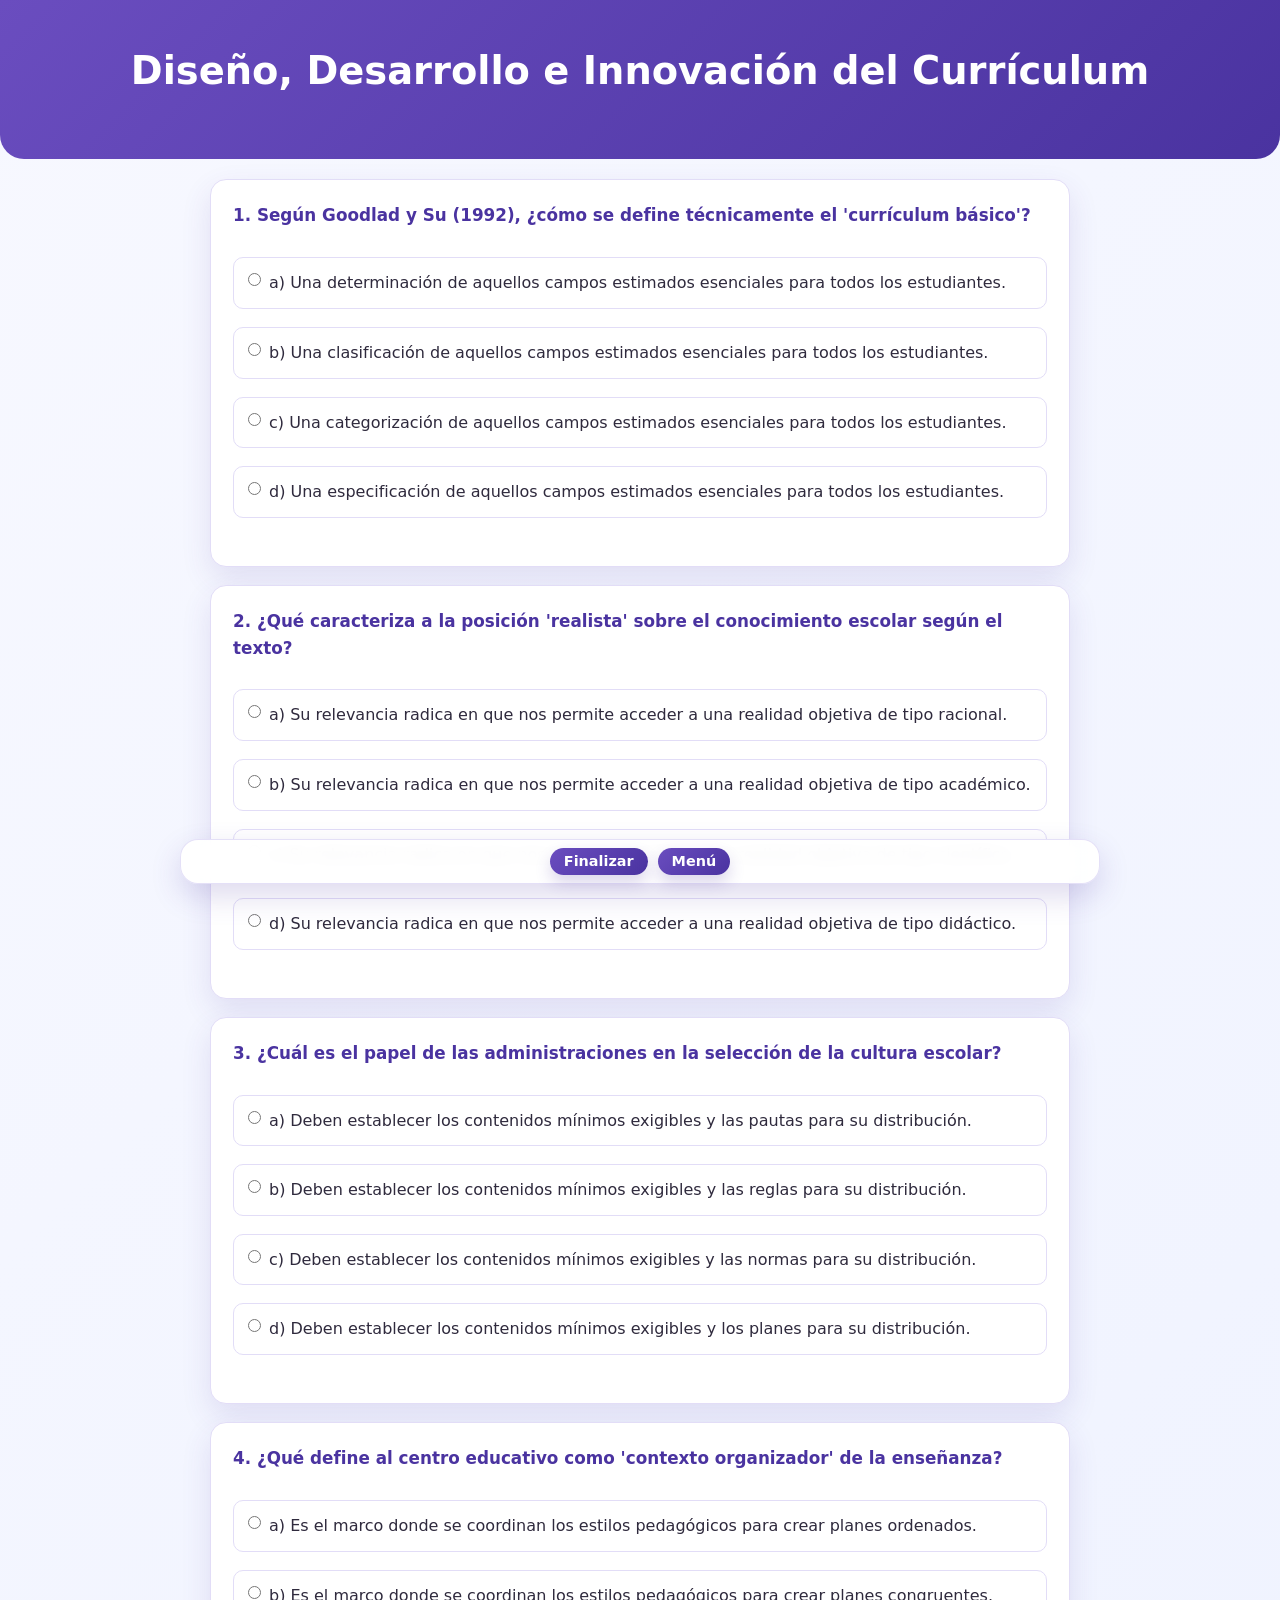
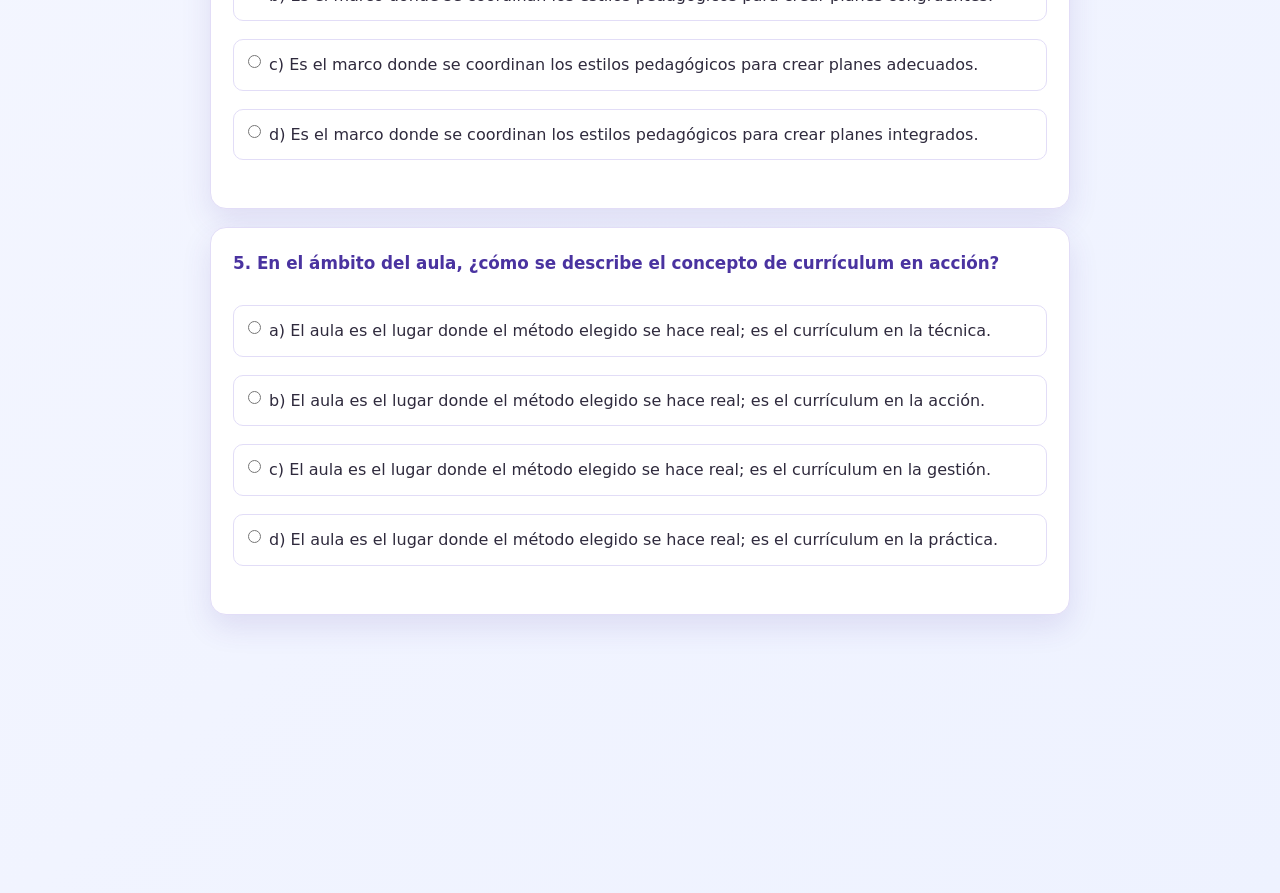
<file: Diseño_desarrollo.html>
<!DOCTYPE html>
<html lang="es">
<head>
    <meta charset="UTF-8">
    <title>Diseño y Desarrollo Curricular</title>
    <link rel="stylesheet" href="styles.css">
</head>
<body>
        <header>
        <h1>Diseño, Desarrollo e Innovación del Currículum</h1>
    </header>
    <div id="quiz-container"></div>

    <script>
        const quizData = [
            {
                q: "1. Según Goodlad y Su (1992), ¿cómo se define técnicamente el 'currículum básico'?",
                options: [
                    "a) Una especificación de aquellos campos estimados esenciales para todos los estudiantes.",
                    "b) Una clasificación de aquellos campos estimados esenciales para todos los estudiantes.",
                    "c) Una determinación de aquellos campos estimados esenciales para todos los estudiantes.",
                    "d) Una categorización de aquellos campos estimados esenciales para todos los estudiantes."
                ],
                correct: 0,
                retro: "El currículum básico o nuclear busca delimitar los campos obligatorios para todos los alumnos. (Clemente, 2012, p. 13) [5, 6]."
            },
            {
                q: "2. ¿Qué caracteriza a la posición 'realista' sobre el conocimiento escolar según el texto?",
                options: [
                    "a) Su relevancia radica en que nos permite acceder a una realidad objetiva de tipo académico.",
                    "b) Su relevancia radica en que nos permite acceder a una realidad objetiva de tipo didáctico.",
                    "c) Su relevancia radica en que nos permite acceder a una realidad objetiva de tipo científico.",
                    "d) Su relevancia radica en que nos permite acceder a una realidad objetiva de tipo racional."
                ],
                correct: 0,
                retro: "La visión realista sostiene que el valor del saber reside en reflejar una realidad externa académica. (Clemente, 2012, p. 14) [7]."
            },
            {
                q: "3. ¿Cuál es el papel de las administraciones en la selección de la cultura escolar?",
                options: [
                    "a) Deben establecer los contenidos mínimos exigibles y las pautas para su distribución.",
                    "b) Deben establecer los contenidos mínimos exigibles y las reglas para su distribución.",
                    "c) Deben establecer los contenidos mínimos exigibles y las normas para su distribución.",
                    "d) Deben establecer los contenidos mínimos exigibles y los planes para su distribución."
                ],
                correct: 0,
                retro: "La administración señala objetivos y contenidos mínimos sin invadir la autonomía docente. (Clemente, 2012, p. 15) [8]."
            },
            {
                q: "4. ¿Qué define al centro educativo como 'contexto organizador' de la enseñanza?",
                options: [
                    "a) Es el marco donde se coordinan los estilos pedagógicos para crear planes congruentes.",
                    "b) Es el marco donde se coordinan los estilos pedagógicos para crear planes integrados.",
                    "c) Es el marco donde se coordinan los estilos pedagógicos para crear planes adecuados.",
                    "d) Es el marco donde se coordinan los estilos pedagógicos para crear planes ordenados."
                ],
                correct: 0,
                retro: "El centro da coherencia y continuidad a la trayectoria de cada alumno. (Clemente, 2012, p. 16) [9, 10]."
            },
            {
                q: "5. En el ámbito del aula, ¿cómo se describe el concepto de currículum en acción?",
                options: [
                    "a) El aula es el lugar donde el método elegido se hace real; es el currículum en la acción.",
                    "b) El aula es el lugar donde el método elegido se hace real; es el currículum en la práctica.",
                    "c) El aula es el lugar donde el método elegido se hace real; es el currículum en la gestión.",
                    "d) El aula es el lugar donde el método elegido se hace real; es el currículum en la técnica."
                ],
                correct: 0,
                retro: "Es el espacio donde la cultura seleccionada se concreta mediante la enseñanza. (Clemente, 2012, p. 17) [2, 11]."
            },
            {
                q: "6. ¿A qué se refiere el 'criterio epistemológico' para la organización de contenidos?",
                options: [
                    "a) Se refiere al carácter de cada ciencia y al carácter científico de las disciplinas escolares.",
                    "b) Se refiere al carácter de cada ciencia y al carácter académico de las disciplinas escolares.",
                    "c) Se refiere al carácter de cada ciencia y al carácter técnico de las disciplinas escolares.",
                    "d) Se refiere al carácter de cada ciencia y al carácter racional de las disciplinas escolares."
                ],
                correct: 0,
                retro: "Analiza el carácter científico y los tipos de conocimiento de las disciplinas. (Clemente, 2012, p. 19) [12, 13]."
            },
            {
                q: "7. ¿Qué busca el 'criterio socioideológico' en la selección de contenidos?",
                options: [
                    "a) Considerar que la escuela es un cauce para transmitir distintas visiones de la realidad.",
                    "b) Considerar que la escuela es un cauce para transmitir distintas lecturas de la realidad.",
                    "c) Considerar que la escuela es un cauce para transmitir distintas lógicas de la realidad.",
                    "d) Considerar que la escuela es un cauce para transmitir distintas ópticas de la realidad."
                ],
                correct: 0,
                retro: "La escuela es un elemento clave en la socialización a través de la cultura social. (Clemente, 2012, p. 19) [14, 15]."
            },
            {
                q: "8. Según el texto, ¿qué importancia tiene el 'criterio psicológico' en el currículum?",
                options: [
                    "a) Es esencial para organizar y secuenciar contenidos buscando un aprendizaje significativo.",
                    "b) Es esencial para organizar y secuenciar contenidos buscando un aprendizaje constructivo.",
                    "c) Es esencial para organizar y secuenciar contenidos buscando un aprendizaje progresivo.",
                    "d) Es esencial para organizar y secuenciar contenidos buscando un aprendizaje integrativo."
                ],
                correct: 0,
                retro: "Este criterio se centra en el nivel de desarrollo y el aprendizaje significativo. (Clemente, 2012, p. 20) [16]."
            },
            {
                q: "9. ¿Cómo define el autor a las disciplinas como forma de organización escolar?",
                options: [
                    "a) Configuran un modo de conocimiento basado en la especificidad y en la profundización.",
                    "b) Configuran un modo de conocimiento basado en la especificidad y en la sistematización.",
                    "c) Configuran un modo de conocimiento basado en la especificidad y en la categorización.",
                    "d) Configuran un modo de conocimiento basado en la especificidad y en la fragmentación."
                ],
                correct: 0,
                retro: "Las disciplinas se basan en la división del conocimiento de universidades e investigación. (Clemente, 2012, p. 20) [17, 18]."
            },
            {
                q: "10. ¿Cuál es el postulado central de la 'globalización' de Decroly?",
                options: [
                    "a) Pretende adecuar el conocimiento al modo de pensar de los niños, que es sincrético y global.",
                    "b) Pretende adaptar el conocimiento al modo de pensar de los niños, que es sincrético y global.",
                    "c) Pretende ajustar el conocimiento al modo de pensar de los niños, que es sincrético y global.",
                    "d) Pretende acoplar el conocimiento al modo de pensar de los niños, que es sincrético y global."
                ],
                correct: 0,
                retro: "Propone adecuar el saber al pensamiento infantil mediante centros de interés. (Clemente, 2012, p. 21) [19, 20]."
            },
            {
                q: "11. ¿En qué consiste técnicamente la 'interdisciplinaridad' en los contenidos?",
                options: [
                    "a) Consiste en la relación de conocimientos de distintas materias para construir uno nuevo.",
                    "b) Consiste en la unión de conocimientos de distintas materias para construir uno nuevo.",
                    "c) Consiste en la mezcla de conocimientos de distintas materias para construir uno nuevo.",
                    "d) Consiste en la suma de conocimientos de distintas materias para construir uno nuevo."
                ],
                correct: 0,
                retro: "Busca dar respuestas globales evitando la repetición de conocimientos comunes. (Clemente, 2012, p. 21) [21]."
            },
            {
                q: "12. Etimológicamente, ¿con qué se relacionaba el término 'currículum' en Roma?",
                options: [
                    "a) Se utilizaba para significar la carrera y la ordenación del recorrido de la misma.",
                    "b) Se utilizaba para significar la carrera y la organización del recorrido de la misma.",
                    "c) Se utilizaba para significar la carrera y la estructuración del recorrido de la misma.",
                    "d) Se utilizaba para significar la carrera y la representación del recorrido de la misma."
                ],
                correct: 0,
                retro: "El término proviene de 'cursus' y se ligaba a la suma de honores o méritos. (Gimeno, 2012, p. 25) [22, 23]."
            },
            {
                q: "13. ¿Qué conformaba el 'trivium' en la organización del conocimiento medieval?",
                options: [
                    "a) Estaba integrado por tres caminos: Gramática, Retórica y Dialéctica; de tipo instrumental.",
                    "b) Estaba integrado por tres caminos: Gramática, Retórica y Dialéctica; de tipo experimental.",
                    "c) Estaba integrado por tres caminos: Gramática, Retórica y Dialéctica; de tipo convencional.",
                    "d) Estaba integrado por tres caminos: Gramática, Retórica y Dialéctica; de tipo referencial."
                ],
                correct: 0,
                retro: "Eran las artes instrumentales referidas a los modos de adquirir conocimiento. (Gimeno, 2012, p. 26) [24, 25]."
            },
            {
                q: "14. ¿Cuál es la doble función que desempeña el currículum según Gimeno Sacristán?",
                options: [
                    "a) Una función organizadora a la vez que unificadora de la enseñanza y el aprendizaje.",
                    "b) Una función reguladora a la vez que unificadora de la enseñanza y el aprendizaje.",
                    "c) Una función ordenadora a la vez que unificadora de la enseñanza y el aprendizaje.",
                    "d) Una función normativa a la vez que unificadora de la enseñanza y el aprendizaje."
                ],
                correct: 0,
                retro: "Organiza y unifica fragmentos de contenidos para evitar la dispersión. (Gimeno, 2012, p. 26) [25, 26]."
            },
            {
                q: "15. ¿Dónde sitúa el Oxford English Dictionary la primera fuente del término currículum?",
                options: [
                    "a) Se sitúa en los registros de la Universidad de Glasgow, en el año de mil seiscientos treinta y tres.",
                    "b) Se sitúa en los registros de la Universidad de Glasgow, en el año de mil seiscientos cuarenta y tres.",
                    "c) Se sitúa en los registros de la Universidad de Glasgow, en el año de mil seiscientos cincuenta y tres.",
                    "d) Se sitúa en los registros de la Universidad de Glasgow, en el año de mil seiscientos sesenta y tres."
                ],
                correct: 0,
                retro: "El término apareció ligado a la visión disciplinaria del calvinismo en Escocia. (Gimeno, 2012, p. 26) [27, 28]."
            },
            {
                q: "16. ¿Cuál es el papel decisivo que cobró el currículum en la escolaridad moderna?",
                options: [
                    "a) Cobró el decisivo papel de poner un orden sobre los contenidos de la enseñanza.",
                    "b) Cobró el decisivo papel de poner una norma sobre los contenidos de la enseñanza.",
                    "c) Cobró el decisivo papel de poner una regla sobre los contenidos de la enseñanza.",
                    "d) Cobró el decisivo papel de poner un plan sobre los contenidos de la enseñanza."
                ],
                correct: 0,
                retro: "El currículum funciona como un poder regulador que normaliza qué se enseña. (Gimeno, 2012, p. 27) [29, 30]."
            },
            {
                q: "17. ¿Qué implicó técnicamente el establecimiento de los 'grados' en las instituciones?",
                options: [
                    "a) Permitirían la transición a lo largo de la escolaridad sin brusquedades al paso de curso.",
                    "b) Permitirían la progresión a lo largo de la escolaridad sin brusquedades al paso de curso.",
                    "c) Permitirían la maduración a lo largo de la escolaridad sin brusquedades al paso de curso.",
                    "d) Permitirían la evolución a lo largo de la escolaridad sin brusquedades al paso de curso."
                ],
                correct: 0,
                retro: "La graduación asocia contenidos a edades para dar coherencia vertical. (Gimeno, 2012, p. 27) [31]."
            },
            {
                q: "18. ¿Por qué se afirma que el currículum es un 'contenedor no neutro'?",
                options: [
                    "a) Porque dispone reglas y un orden que estructuran la escolarización y las prácticas.",
                    "b) Porque impone reglas y un orden que estructuran la escolarización y las prácticas.",
                    "c) Porque transmite reglas y un orden que estructuran la escolarización y las prácticas.",
                    "d) Porque proyecta reglas y un orden que estructuran la escolarización y las prácticas."
                ],
                correct: 0,
                retro: "Es un instrumento con capacidad para estructurar la vida en los centros. (Gimeno, 2012, p. 30) [32]."
            },
            {
                q: "19. ¿Cómo define Gimeno Sacristán el concepto de 'conocimiento escolar'?",
                options: [
                    "a) Algo modelado especialmente por los usos y contextos escolares; una cultura peculiar.",
                    "b) Algo diseñado especialmente por los usos y contextos escolares; una cultura peculiar.",
                    "c) Algo regulado especialmente por los usos y contextos escolares; una cultura peculiar.",
                    "d) Algo pautado especialmente por los usos y contextos escolares; una cultura peculiar."
                ],
                correct: 0,
                retro: "Es una construcción 'curricularizada' modelada por códigos institucionales. (Gimeno, 2012, p. 30) [33]."
            },
            {
                q: "20. Según Bourdieu, ¿qué es el 'habitus' en el contexto de las dimensiones curriculares?",
                options: [
                    "a) Un sistema de disposiciones duraderas que interiorizan los sujetos, organizando las prácticas.",
                    "b) Un sistema de inclinaciones duraderas que interiorizan los sujetos, organizando las prácticas.",
                    "c) Un sistema de orientaciones duraderas que interiorizan los sujetos, organizando las prácticas.",
                    "d) Un sistema de asimilaciones duraderas que interiorizan los sujetos, organizando las prácticas."
                ],
                correct: 0,
                retro: "Son sistemas de esquemas generadores de prácticas y representaciones. (Gimeno, 2012, p. 33) [34, 35]."
            },
            {
                q: "21. ¿Por qué se afirma que el currículum real es un 'producto contingente'?",
                options: [
                    "a) Porque es una posibilidad entre otras alternativas y podría haber sido de otra manera.",
                    "b) Porque es una consecuencia entre otras alternativas y podría haber sido de otra manera.",
                    "c) Porque es una derivación entre otras alternativas y podría haber sido de otra manera.",
                    "d) Porque es una resultante entre otras alternativas y podría haber sido de otra manera."
                ],
                correct: 0,
                retro: "No es algo neutro o inamovible, sino una construcción de opciones sociales. (Gimeno, 2012, p. 33) [36]."
            },
            {
                q: "22. ¿Qué representa la 'conciencia utópica' en el desarrollo del currículum?",
                options: [
                    "a) Supone asumir una intencionalidad consciente de crear un nuevo orden en las prácticas.",
                    "b) Supone asumir una intencionalidad consciente de crear un nuevo plan en las prácticas.",
                    "c) Supone asumir una intencionalidad consciente de crear una nueva lógica en las prácticas.",
                    "d) Supone asumir una intencionalidad consciente de crear una nueva regla en las prácticas."
                ],
                correct: 0,
                retro: "La educación proyecta deseos y aspiraciones de mejora sobre la realidad. (Gimeno, 2012, p. 35) [37, 38]."
            },
            {
                q: "23. Según Bernstein (1988), ¿qué conforma el currículum en términos prácticos?",
                options: [
                    "a) Lo conforma todo aquello que ocupa el tiempo escolar, más allá de las materias.",
                    "b) Lo conforma todo aquello que ocupa el espacio escolar, más allá de las materias.",
                    "c) Lo conforma todo aquello que ocupa el centro escolar, más allá de las materias.",
                    "d) Lo conforma todo aquello que ocupa el orden escolar, más allá de las materias."
                ],
                correct: 0,
                retro: "Incluye la creación de actitudes, sensibilidades e identidad ciudadana. (Gimeno, 2012, p. 35) [39]."
            },
            {
                q: "24. ¿Qué representa el 'Plano 1' en la visión procesual del currículum?",
                options: [
                    "a) El texto curricular o currículum explícitamente pretendido (currículum oficial).",
                    "b) El texto curricular o currículum formalmente pretendido (currículum oficial).",
                    "c) El texto curricular o currículum legalmente pretendido (currículum oficial).",
                    "d) El texto curricular o currículum técnicamente pretendido (currículum oficial)."
                ],
                correct: 0,
                retro: "Es el proyecto educativo antes de ser interpretado por los docentes. (Gimeno, 2012, p. 37) [40]."
            },
            {
                q: "25. ¿En qué consiste el 'currículum evaluado' (Plano 5 del esquema)?",
                options: [
                    "a) El constituido por los contenidos exigidos en las prácticas de evaluación escolar.",
                    "b) El constituido por los contenidos medidos en las prácticas de evaluación escolar.",
                    "c) El constituido por los contenidos fijados en las prácticas de evaluación escolar.",
                    "d) El constituido por los contenidos pautados en las prácticas de evaluación escolar."
                ],
                correct: 0,
                retro: "Representa la dimensión visible del rendimiento y el éxito escolar. (Gimeno, 2012, p. 37) [41]."
            },
            {
                q: "26. ¿Qué sugiere el principio de la 'sospecha epistémica' en pedagogía?",
                options: [
                    "a) Que la enseñanza no equivale al aprendizaje y las intenciones no coinciden con las prácticas.",
                    "b) Que la enseñanza no garantiza el aprendizaje y las intenciones no coinciden con las prácticas.",
                    "c) Que la enseñanza no asegura el aprendizaje y las intenciones no coinciden con las prácticas.",
                    "d) Que la enseñanza no produce el aprendizaje y las intenciones no coinciden con las prácticas."
                ],
                correct: 0,
                retro: "Invita a dudar de lo evidente para conocer lo que se esconde bajo la superficie. (Gimeno, 2012, p. 38) [42]."
            },
            {
                q: "27. Según Aristóteles, ¿por qué la educación debe ser 'única y la misma para todos'?",
                options: [
                    "a) Porque existe un fin único para toda ciudad y el cuidado de ella debe ser común.",
                    "b) Porque existe un fin único para toda ciudad y el control de ella debe ser común.",
                    "c) Porque existe un fin único para toda ciudad y el manejo de ella debe ser común.",
                    "d) Porque existe un fin único para toda ciudad y el régimen de ella debe ser común."
                ],
                correct: 0,
                retro: "La educación es una responsabilidad pública del Estado para sus ciudadanos. (Gimeno, 2012, p. 48) [43, 44]."
            },
            {
                q: "28. ¿Qué se entiende por 'naturalidad de las diferencias' en el plano interindividual?",
                options: [
                    "a) Que somos una combinación irrepetible de condiciones y cualidades que forman una singularidad.",
                    "b) Que somos una amalgama irrepetible de condiciones y cualidades que forman una singularidad.",
                    "c) Que somos una mezcla irrepetible de condiciones y cualidades que forman una singularidad.",
                    "d) Que somos una integración irrepetible de condiciones y cualidades que forman una singularidad."
                ],
                correct: 0,
                retro: "La diversidad es un hecho empírico de la riqueza de la especie humana. (Gimeno, 2012, p. 50) [45, 46]."
            },
            {
                q: "29. ¿Cuál es el riesgo de las categorizaciones que realiza el pensamiento común?",
                options: [
                    "a) Anticipar el comportamiento de los demás y acomodar las respuestas según la categoría.",
                    "b) Prever el comportamiento de los demás y acomodar las respuestas según la categoría.",
                    "c) Predecir el comportamiento de los demás y acomodar las respuestas según la categoría.",
                    "d) Presumir el comportamiento de los demás y acomodar las respuestas según la categoría."
                ],
                correct: 0,
                retro: "Las categorías simplifican pero imponen etiquetas que condicionan el trato. (Gimeno, 2012, p. 50) [47, 48]."
            },
            {
                q: "30. ¿A qué se refiere Stuart Mill con la metáfora del 'árbol' en educación?",
                options: [
                    "a) A que el ser humano necesita desarrollarse por todos los lados según sus fuerzas interiores.",
                    "b) A que el ser humano necesita ampliarse por todos los lados según sus fuerzas interiores.",
                    "c) A que el ser humano necesita crecer por todos los lados según sus fuerzas interiores.",
                    "d) A que el ser humano necesita madurar por todos los lados según sus fuerzas interiores."
                ],
                correct: 0,
                retro: "La naturaleza humana es una cosa viva, no una máquina construida. (Gimeno, 2012, p. 52) [49]."
            },
            {
                q: "31. ¿Por qué se afirma que el éxito y el fracaso escolar son 'fabricaciones'?",
                options: [
                    "a) Porque son puras derivaciones del funcionamiento de las propias escuelas y su orden.",
                    "b) Porque son puras consecuencias del funcionamiento de las propias escuelas y su orden.",
                    "c) Porque son puros efectos del funcionamiento de las propias escuelas y su orden.",
                    "d) Porque son puros resultados del funcionamiento de las propias escuelas y su orden."
                ],
                correct: 0,
                retro: "No son rasgos naturales, sino etiquetas del sistema graduado. (Gimeno, 2012, p. 54) [50, 51]."
            },
            {
                q: "32. ¿Qué choque se produjo al ampliarse la escolaridad obligatoria hasta los 16 años?",
                options: [
                    "a) El choque entre la afluencia masiva de jóvenes y la cultura elitista de la secundaria.",
                    "b) El choque entre la presencia masiva de jóvenes y la cultura elitista de la secundaria.",
                    "c) El choque entre la concurrencia masiva de jóvenes y la cultura elitista de la secundaria.",
                    "d) El choque entre la asistencia masiva de jóvenes y la cultura elitista de la secundaria."
                ],
                correct: 0,
                retro: "La secundaria arrastra una tradición académica y selectiva previa. (Gimeno, 2012, p. 55) [52, 53]."
            },
            {
                q: "33. ¿Qué pilar sostiene técnicamente el modelo de la 'escuela graduada' moderna?",
                options: [
                    "a) La racionalidad taylorista basada en la división de procesos en acciones parciales.",
                    "b) La racionalidad taylorista basada en la fractura de procesos en acciones parciales.",
                    "c) La racionalidad taylorista basada en la partición de procesos en acciones parciales.",
                    "d) La racionalidad taylorista basada en la separación de procesos en acciones parciales."
                ],
                correct: 0,
                retro: "Se especializan tratamientos mediante grados encadenados. (Gimeno, 2012, p. 56) [54, 55]."
            },
            {
                q: "34. ¿Qué implica una pedagogía que 'trata igual a los que son desiguales'?",
                options: [
                    "a) El principio de que este tipo de acción educativa produce desigualdad y fracaso escolar.",
                    "b) El principio de que este tipo de acción educativa provoca desigualdad y fracaso escolar.",
                    "c) El principio de que este tipo de acción educativa genera desigualdad y fracaso escolar.",
                    "d) El principio de que este tipo de acción educativa ocasiona desigualdad y fracaso escolar."
                ],
                correct: 0,
                retro: "La uniformidad ante la diversidad profundiza las brechas sociales. (Gimeno, 2012, p. 62) [56]."
            },
            {
                q: "35. ¿Qué define a la escuela 'comprensiva' según Gimeno Sacristán?",
                options: [
                    "a) El mantenimiento de todos los estudiantes juntos bajo un currículum común y flexible.",
                    "b) El mantenimiento de todos los estudiantes juntos bajo un currículum común y regulado.",
                    "c) El mantenimiento de todos los estudiantes juntos bajo un currículum común y ordenado.",
                    "d) El mantenimiento de todos los estudiantes juntos bajo un currículum común e integrado."
                ],
                correct: 0,
                retro: "Evita la segregación temprana favoreciendo la mezcla social. (Gimeno, 2012, p. 66) [57]."
            },
            {
                q: "36. Según Rafael Feito, ¿qué es el 'fraude de ley' en 4º de la ESO?",
                options: [
                    "a) La existencia de dos tipos de Matemáticas que orientan precozmente al alumnado.",
                    "b) La presencia de dos tipos de Matemáticas que orientan precozmente al alumnado.",
                    "c) La aparición de dos tipos de Matemáticas que orientan precozmente al alumnado.",
                    "d) La creación de dos tipos de Matemáticas que orientan precozmente al alumnado."
                ],
                correct: 0,
                retro: "Dividir las matemáticas rompe el tronco común de la enseñanza obligatoria. (Feito, 2012, p. 68) [58, 59]."
            },
            {
                q: "37. ¿Qué critica Paulo Freire con el término 'educación bancaria'?",
                options: [
                    "a) Concibe las cabezas de los estudiantes como recipientes vacíos que el maestro debe llenar.",
                    "b) Concibe las cabezas de los estudiantes como receptáculos vacíos que el maestro debe llenar.",
                    "c) Concibe las cabezas de los estudiantes como envases vacíos que el maestro debe llenar.",
                    "d) Concibe las cabezas de los estudiantes como depósitos vacíos que el maestro debe llenar."
                ],
                correct: 0,
                retro: "El alumno es visto como un objeto pasivo de acumulación de información. (Feito, 2012, p. 74) [60]."
            },
            {
                q: "38. ¿A qué se refiere Capra (1998) con el 'pensamiento sistémico'?",
                options: [
                    "a) A colocar las cosas en un contexto para establecer la naturaleza de sus relaciones.",
                    "b) A situar las cosas en un contexto para establecer la naturaleza de sus relaciones.",
                    "c) A encuadrar las cosas en un contexto para establecer la naturaleza de sus relaciones.",
                    "d) A insertar las cosas en un contexto para establecer la naturaleza de sus relaciones."
                ],
                correct: 0,
                retro: "Las propiedades del todo solo se entienden por las relaciones de sus partes. (Feito, 2012, p. 75) [61, 62]."
            },
            {
                q: "39. ¿Cuál es el impacto del 'silencio' en el aula según Jonathan Osborne?",
                options: [
                    "a) El silencio fortalece las ideas erróneas, los preconceptos y los prejuicios sociales.",
                    "b) El silencio mantiene las ideas erróneas, los preconceptos y los prejuicios sociales.",
                    "c) El silencio ratifica las ideas erróneas, los preconceptos y los prejuicios sociales.",
                    "d) El silencio confirma las ideas erróneas, los preconceptos y los prejuicios sociales."
                ],
                correct: 0,
                retro: "Sin debate, el alumno no puede contrastar y corregir sus errores. (Feito, 2012, p. 78) [63]."
            },
            {
                q: "40. ¿Qué define a una persona 'competente' en el nuevo marco curricular?",
                options: [
                    "a) Aquella que es capaz de resolver problemas reales, los cuales son siempre complejos.",
                    "b) Aquella que es capaz de afrontar problemas reales, los cuales son siempre complejos.",
                    "c) Aquella que es capaz de manejar problemas reales, los cuales son siempre complejos.",
                    "d) Aquella que es capaz de superar problemas reales, los cuales son siempre complejos."
                ],
                correct: 0,
                retro: "La competencia implica movilizar saberes en situaciones prácticas reales. (Feito, 2012, p. 85) [64]."
            },
            {
                q: "41. ¿Qué metáfora utiliza Perrenoud para describir la enseñanza real?",
                options: [
                    "a) La asimila a variaciones libres sobre temas impuestos o la 'comedia dell'arte'.",
                    "b) La asimila a interpretaciones libres sobre temas impuestos o la 'comedia dell'arte'.",
                    "c) La asimila a recreaciones libres sobre temas impuestos o la 'comedia dell'arte'.",
                    "d) La asimila a ejecuciones libres sobre temas impuestos o la 'comedia dell'arte'."
                ],
                correct: 0,
                retro: "El maestro reinventa el plan formal según la dinámica diaria del aula. (Perrenoud, 2012, p. 92) [65]."
            },
            {
                q: "42. ¿Qué es el 'currículum real' frente al formal según Musgrave?",
                options: [
                    "a) Un conjunto de experiencias y tareas que originan o se supone han de originar aprendizajes.",
                    "b) Un conjunto de experiencias y tareas que originan o se supone han de originar logros.",
                    "c) Un conjunto de experiencias y tareas que originan o se supone han de originar conductas.",
                    "d) Un conjunto de experiencias y tareas que originan o se supone han de originar saberes."
                ],
                correct: 0,
                retro: "Es la transposición pragmática y vivida de la cultura oficial. (Perrenoud, 2012, p. 94) [66, 67]."
            },
            {
                q: "43. ¿Cuál es el significado profundo del 'currículum oculto' según Jackson?",
                options: [
                    "a) Rutinas cotidianas que hacen que los alumnos aprendan a obedecer al poder y esperar.",
                    "b) Rutinas cotidianas que hacen que los alumnos aprendan a respetar al poder y esperar.",
                    "c) Rutinas cotidianas que hacen que los alumnos aprendan a aceptar al poder y esperar.",
                    "d) Rutinas cotidianas que hacen que los alumnos aprendan a acatar al poder y esperar."
                ],
                correct: 0,
                retro: "Se aprende a vivir en masa, ser juzgado y matar el tiempo. (Perrenoud, 2012, p. 100) [68]."
            },
            {
                q: "44. ¿Qué supone 'asimilar el currículum' en términos de socialización?",
                options: [
                    "a) Convertirse en un miembro de la organización escolar y desempeñar el papel de alumno.",
                    "b) Convertirse en un oriundo de la organización escolar y desempeñar el papel de alumno.",
                    "c) Convertirse en un partícipe de la organización escolar y desempeñar el papel de alumno.",
                    "d) Convertirse en un sujeto de la organización escolar y desempeñar el papel de alumno."
                ],
                correct: 1,
                retro: "Implica actuar sin perturbar el orden ni exigir atención especial. (Perrenoud, 2012, p. 106) [69]."
            },
            {
                q: "45. ¿Por qué el trabajo escolar se considera 'distinto a los demás'?",
                options: [
                    "a) Porque carece de una utilidad inmediata, visible, en el sentido de rendir un servicio.",
                    "b) Porque carece de una función inmediata, visible, en el sentido de rendir un servicio.",
                    "c) Porque carece de una meta inmediata, visible, en el sentido de rendir un servicio.",
                    "d) Porque carece de una lógica inmediata, visible, en el sentido de rendir un servicio."
                ],
                correct: 0,
                retro: "Su fin es el aprendizaje, no rendir un servicio productivo real. (Perrenoud, 2012, p. 110) [70, 71]."
            },
            {
                q: "46. ¿Qué característica tiene el trabajo en la escuela tradicional según el texto?",
                options: [
                    "a) Es un trabajo no retribuido, impuesto, fragmentado, repetitivo y supervisado.",
                    "b) Es un trabajo no remunerado, impuesto, fragmentado, repetitivo y supervisado.",
                    "c) Es un trabajo no compensado, impuesto, fragmentado, repetitivo y supervisado.",
                    "d) Es un trabajo no abonado, impuesto, fragmentado, repetitivo y supervisado."
                ],
                correct: 0,
                retro: "Se realiza bajo mirada constante sin elección personal del alumno. (Perrenoud, 2012, p. 112) [72]."
            },
            {
                q: "47. ¿Cuál es la 'miseria' del libro de texto según Gimeno Sacristán?",
                options: [
                    "a) El monopolio de la actividad escolar y la reducción de la circulación de información.",
                    "b) El predominio de la actividad escolar y la reducción de la circulación de información.",
                    "c) El control de la actividad escolar y la reducción de la circulación de información.",
                    "d) El manejo de la actividad escolar y la reducción de la circulación de información."
                ],
                correct: 0,
                retro: "Se convierte en la única fuente de saber, empobreciendo la cultura. (Gimeno, 2012, p. 113) [73, 74]."
            },
            {
                q: "48. ¿Qué es la 'experiencia vicaria' vinculada al libro de texto?",
                options: [
                    "a) Tener que acudir al archivo de la experiencia de otros que indirectamente conocemos.",
                    "b) Tener que acudir al registro de la experiencia de otros que indirectamente conocemos.",
                    "c) Tener que acudir al manual de la experiencia de otros que indirectamente conocemos.",
                    "d) Tener que acudir al catálogo de la experiencia de otros que indirectamente conocemos."
                ],
                correct: 0,
                retro: "Sustituye el contacto directo con la realidad por un relato ajeno. (Gimeno, 2012, p. 116) [75, 76]."
            },
            {
                q: "49. ¿Qué función cumple la 'imagen' en los libros de texto tradicionales?",
                options: [
                    "a) Es una llamada de atención para poder relajarse del arduo proceso de descodificar.",
                    "b) Es un motivo de atención para poder relajarse del arduo proceso de descodificar.",
                    "c) Es un punto de atención para poder relajarse del arduo proceso de descodificar.",
                    "d) Es una señal de atención para poder relajarse del arduo proceso de descodificar."
                ],
                correct: 0,
                retro: "A menudo no aporta contenido real, solo ocupa espacio visual. (Gimeno, 2012, p. 118) [77]."
            },
            {
                q: "50. ¿Cuál es el objetivo final de las pruebas PISA en contraste con la escuela fáctica?",
                options: [
                    "a) Evaluar competencias o el modo en que el alumno aplica saberes a situaciones nuevas.",
                    "b) Medir competencias o el modo en que el alumno aplica saberes a situaciones nuevas.",
                    "c) Estimar competencias o el modo en que el alumno aplica saberes a situaciones nuevas.",
                    "d) Juzgar competencias o el modo en que el alumno aplica saberes a situaciones nuevas."
                ],
                correct: 0,
                retro: "PISA busca la aplicación práctica frente a lo memorístico de la escuela. (Feito, 2012, p. 80) [78, 79]."
            }
        ];
    </script>
    <script src="quiz-behavior.js"></script>
</body>
</html>
</file>
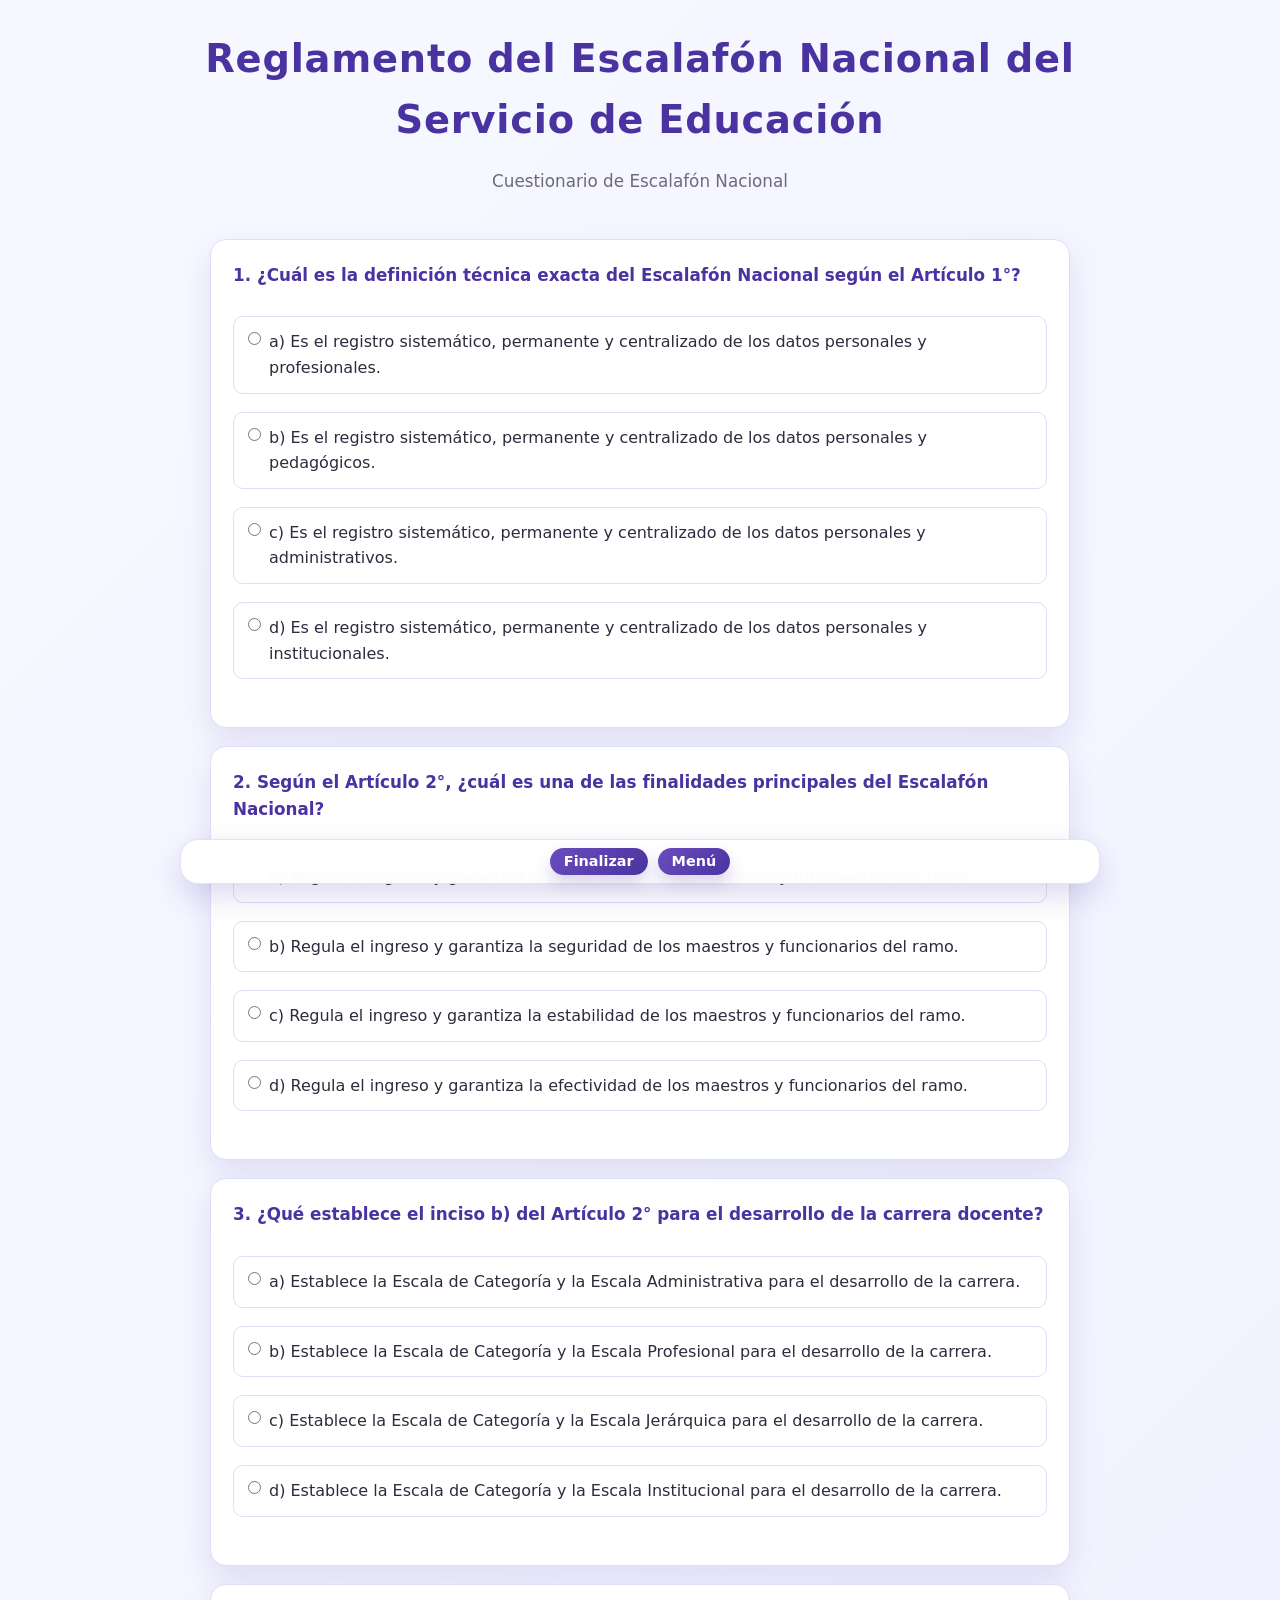
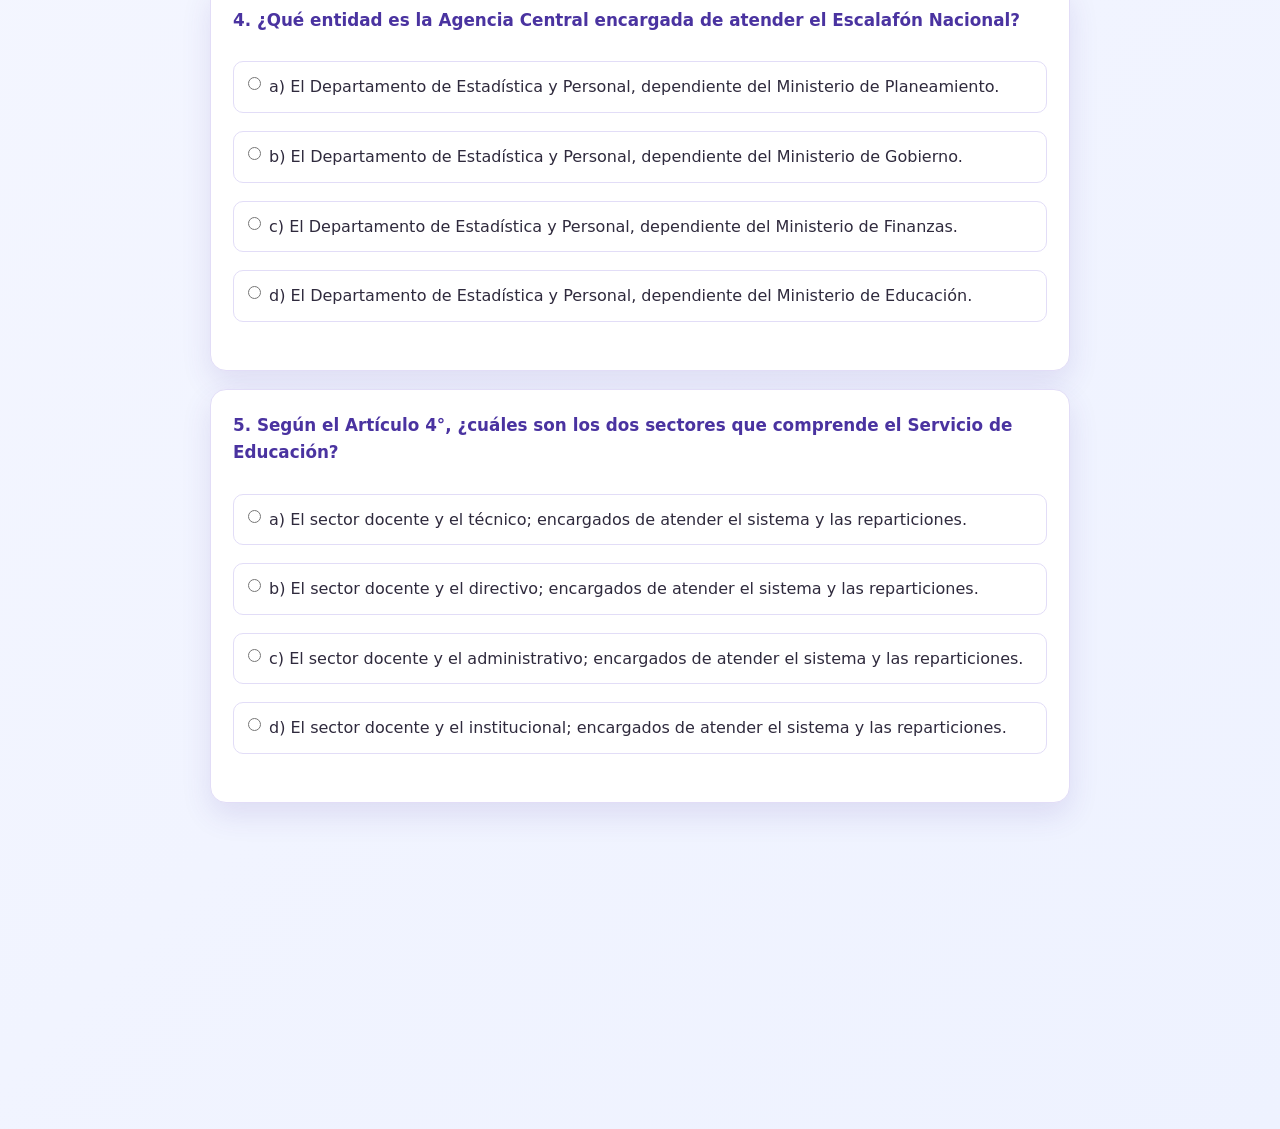
<file: Escalafon_nacional.html>
<!DOCTYPE html>
<html lang="es">
<head>
    <meta charset="UTF-8">
    <meta name="viewport" content="width=device-width, initial-scale=1.0">
    <title>Reglamento del Escalafón Nacional</title>
    <link rel="stylesheet" href="styles.css">
</head>
<body>
    <header class="main-header" role="banner">
        <div class="header-content">
            <div class="pc-doctor-title">PC DOCTOR</div>
            <p class="welcome-elaborado">MATERIAL ELABORADO POR EL:</p>
            <p class="welcome-profesor">Prof. Daniel Llanos</p>
            <p class="welcome-celular">📱 Celular: 75136639</p>
        </div>
    </header>
    <div class="container">
        <h1 class="main-title">Reglamento del Escalafón Nacional del Servicio de Educación</h1>
        <p class="subtitle">Cuestionario de Escalafón Nacional</p>
        <div id="quiz-container"></div>
    </div>

    <script>
        const quizData = [
            {
                q: "1. ¿Cuál es la definición técnica exacta del Escalafón Nacional según el Artículo 1°?",
                options: [
                    "a) Es el registro sistemático, permanente y centralizado de los datos personales y profesionales.",
                    "b) Es el registro sistemático, permanente y centralizado de los datos personales y administrativos.",
                    "c) Es el registro sistemático, permanente y centralizado de los datos personales y institucionales.",
                    "d) Es el registro sistemático, permanente y centralizado de los datos personales y pedagógicos."
                ],
                correct: 0,
                retro: "El Escalafón centraliza los datos de maestros y funcionarios del servicio educativo. (DS 04688, p. 2)."
            },
            {
                q: "2. Según el Artículo 2°, ¿cuál es una de las finalidades principales del Escalafón Nacional?",
                options: [
                    "a) Regula el ingreso y garantiza la continuidad de los maestros y funcionarios del ramo.",
                    "b) Regula el ingreso y garantiza la estabilidad de los maestros y funcionarios del ramo.",
                    "c) Regula el ingreso y garantiza la efectividad de los maestros y funcionarios del ramo.",
                    "d) Regula el ingreso y garantiza la seguridad de los maestros y funcionarios del ramo."
                ],
                correct: 0,
                retro: "Busca asegurar la carrera docente y administrativa de forma regulada. (DS 04688, p. 2)."
            },
            {
                q: "3. ¿Qué establece el inciso b) del Artículo 2° para el desarrollo de la carrera docente?",
                options: [
                    "a) Establece la Escala de Categoría y la Escala Jerárquica para el desarrollo de la carrera.",
                    "b) Establece la Escala de Categoría y la Escala Institucional para el desarrollo de la carrera.",
                    "c) Establece la Escala de Categoría y la Escala Profesional para el desarrollo de la carrera.",
                    "d) Establece la Escala de Categoría y la Escala Administrativa para el desarrollo de la carrera."
                ],
                correct: 0,
                retro: "Define las estructuras de ascenso tanto en méritos como en tiempo. (DS 04688, p. 3)."
            },
            {
                q: "4. ¿Qué entidad es la Agencia Central encargada de atender el Escalafón Nacional?",
                options: [
                    "a) El Departamento de Estadística y Personal, dependiente del Ministerio de Educación.",
                    "b) El Departamento de Estadística y Personal, dependiente del Ministerio de Planeamiento.",
                    "c) El Departamento de Estadística y Personal, dependiente del Ministerio de Gobierno.",
                    "d) El Departamento de Estadística y Personal, dependiente del Ministerio de Finanzas."
                ],
                correct: 0,
                retro: "Es la oficina técnica que gestiona el registro nacional. (DS 04688, p. 3)."
            },
            {
                q: "5. Según el Artículo 4°, ¿cuáles son los dos sectores que comprende el Servicio de Educación?",
                options: [
                    "a) El sector docente y el administrativo; encargados de atender el sistema y las reparticiones.",
                    "b) El sector docente y el institucional; encargados de atender el sistema y las reparticiones.",
                    "c) El sector docente y el técnico; encargados de atender el sistema y las reparticiones.",
                    "d) El sector docente y el directivo; encargados de atender el sistema y las reparticiones."
                ],
                correct: 0,
                retro: "Diferencia las funciones directas de enseñanza de las de apoyo logístico. (DS 04688, p. 6)."
            },
            {
                q: "6. ¿Cuál es el requisito de edad para ingresar en el sector docente según el Artículo 5°?",
                options: [
                    "a) Tener no menos de 18 ni más de 50 años de edad para ejercer el magisterio fiscal.",
                    "b) Tener no menos de 18 ni más de 55 años de edad para ejercer el magisterio fiscal.",
                    "c) Tener no menos de 21 ni más de 50 años de edad para ejercer el magisterio fiscal.",
                    "d) Tener no menos de 21 ni más de 55 años de edad para ejercer el magisterio fiscal."
                ],
                correct: 0,
                retro: "Establece los límites biológicos legales para la incorporación. (DS 04688, p. 7)."
            },
            {
                q: "7. ¿Cómo se define técnicamente a los maestros normalistas en el Artículo 8°?",
                options: [
                    "a) Son los que siguen el curso regular de formación pedagógica y obtienen certificado profesional.",
                    "b) Son los que siguen el curso regular de formación pedagógica y obtienen certificado de egreso.",
                    "c) Son los que siguen el curso regular de formación pedagógica y obtienen certificado de capacidad.",
                    "d) Son los que siguen el curso regular de formación pedagógica y obtienen certificado de idoneidad."
                ],
                correct: 0,
                retro: "Son los profesionales formados específicamente para la docencia. (DS 04688, p. 7)."
            },
            {
                q: "8. ¿Qué requisito de instrucción se exige para ser maestro interino en el ciclo primario?",
                options: [
                    "a) Diploma de Bachiller para enseñar en el ciclo primario; a falta de elemento capacitado.",
                    "b) Diploma de Bachiller para enseñar en el ciclo primario; previo examen de competencia.",
                    "c) Diploma de Bachiller para enseñar en el ciclo primario; previa resolución distrital.",
                    "d) Diploma de Bachiller para enseñar en el ciclo primario; mediante designación directa."
                ],
                correct: 0,
                retro: "Es el grado mínimo de formación académica para interinatos básicos. (DS 04688, p. 7)."
            },
            {
                q: "9. ¿Quiénes son considerados maestros titulares según el Artículo 10°?",
                options: [
                    "a) Los interinos que después de 10 años de servicios aprueban un examen de capacidad técnica.",
                    "b) Los interinos que después de 10 años de servicios aprueban un examen de capacidad docente.",
                    "c) Los interinos que después de 10 años de servicios aprueban un examen de capacidad profesional.",
                    "d) Los interinos que después de 10 años de servicios aprueban un examen de capacidad académica."
                ],
                correct: 0,
                retro: "La titularidad definitiva requiere una década de servicio y evaluación. (DS 04688, p. 8)."
            },
            {
                q: "10. ¿Cuál de las siguientes es una causa para no ser admitido en el ejercicio docente?",
                options: [
                    "a) Los que padezcan de enfermedades graves o defectos que les impidan trabajar normalmente.",
                    "b) Los que padezcan de enfermedades crónicas o defectos que les impidan trabajar normalmente.",
                    "c) Los que padezcan de enfermedades leves o defectos que les impidan trabajar normalmente.",
                    "d) Los que padezcan de enfermedades técnicas o defectos que les impidan trabajar normalmente."
                ],
                correct: 0,
                retro: "Salvaguarda la salud pública y la eficiencia del servicio. (DS 04688, p. 8)."
            },
            {
                q: "11. ¿A qué edad se prohíbe técnicamente la admisión al servicio docente?",
                options: [
                    "a) No podrán ser admitidos los mayores de 60 años de edad en el magisterio fiscal.",
                    "b) No podrán ser admitidos los mayores de 65 años de edad en el magisterio fiscal.",
                    "c) No podrán ser admitidos los mayores de 55 años de edad en el magisterio fiscal.",
                    "d) No podrán ser admitidos los mayores de 70 años de edad en el magisterio fiscal."
                ],
                correct: 0,
                retro: "La norma establece el cese de ingreso por razones de jubilación obligatoria. (DS 04688, p. 9)."
            },
            {
                q: "12. ¿Cuál es el tiempo de servicio requerido para que un interino opte a la inscripción?",
                options: [
                    "a) Tendrán opción a inscripción en el Escalafón después de cumplir cinco años de servicio.",
                    "b) Tendrán opción a inscripción en el Escalafón después de cumplir ocho años de servicio.",
                    "c) Tendrán opción a inscripción en el Escalafón después de cumplir tres años de servicio.",
                    "d) Tendrán opción a inscripción en el Escalafón después de cumplir diez años de servicio."
                ],
                correct: 0,
                retro: "Es el periodo de prueba de idoneidad antes del registro oficial. (DS 04688, p. 11)."
            },
            {
                q: "13. ¿Qué ocurre si un maestro titular no aprueba el examen de capacidad al cabo de 10 años?",
                options: [
                    "a) Será diferida por un año su declaratoria de titular y sufrirá una segunda reprobación.",
                    "b) Será diferida por un año su declaratoria de titular y sufrirá una segunda calificación.",
                    "c) Será diferida por un año su declaratoria de titular y sufrirá una segunda evaluación.",
                    "d) Será diferida por un año su declaratoria de titular y sufrirá una segunda revisión."
                ],
                correct: 0,
                retro: "La norma otorga una oportunidad de gracia antes de la inhabilitación. (DS 04688, p. 12)."
            },
            {
                q: "14. ¿En qué consisten las 'promociones de categoría' según el Artículo 18°?",
                options: [
                    "a) Se desarrollan en función de la antigüedad en el servicio docente y administrativo.",
                    "b) Se desarrollan en función de la calidad en el servicio docente y administrativo.",
                    "c) Se desarrollan en función de la eficacia en el servicio docente y administrativo.",
                    "d) Se desarrollan en función de la capacidad en el servicio docente y administrativo."
                ],
                correct: 0,
                retro: "La categoría recompensa exclusivamente el tiempo de permanencia. (DS 04688, p. 13)."
            },
            {
                q: "15. ¿Cuántas promociones de categoría establece la escala oficial del Reglamento?",
                options: [
                    "a) Se establece una escala de cinco promociones de categoría para recompensar el tiempo.",
                    "b) Se establece una escala de seis promociones de categoría para recompensar el tiempo.",
                    "c) Se establece una escala de cuatro promociones de categoría para recompensar el tiempo.",
                    "d) Se establece una escala de siete promociones de categoría para recompensar el tiempo."
                ],
                correct: 0,
                retro: "Corresponden a la 5ta, 4ta, 3ra, 2da y 1ra categoría. (DS 04688, p. 14)."
            },
            {
                q: "16. ¿Cuál es el cargo de mayor rango en la escala jerárquica docente?",
                options: [
                    "a) Director General de Educación; es el rango superior de la escala jerárquica.",
                    "b) Oficial Mayor de Educación; es el rango superior de la escala jerárquica.",
                    "c) Ministro de Educación; es el rango superior de la escala jerárquica.",
                    "d) Director Nacional de Educación; es el rango superior de la escala jerárquica."
                ],
                correct: 0,
                retro: "Es el vértice técnico-pedagógico del servicio educativo. (DS 04688, p. 14)."
            },
            {
                q: "17. ¿Cómo se determina el ascenso a los cargos de directores según el Artículo 22°?",
                options: [
                    "a) Serán determinados por concurso de méritos y examen de competencia en cumplimiento de ley.",
                    "b) Serán determinados por concurso de méritos y examen de capacidad en cumplimiento de ley.",
                    "c) Serán determinados por concurso de méritos y examen de idoneidad en cumplimiento de ley.",
                    "d) Serán determinados por concurso de méritos y examen de suficiencia en cumplimiento de ley."
                ],
                correct: 0,
                retro: "Combina la valoración de la trayectoria con la demostración de aptitud. (DS 04688, p. 17)."
            },
            {
                q: "18. ¿Cuántos puntos asigna el Reglamento por la inscripción en el Escalafón?",
                options: [
                    "a) La inscripción en el escalafón se califica con una asignación de 5 puntos.",
                    "b) La inscripción en el escalafón se califica con una asignación de 10 puntos.",
                    "c) La inscripción en el escalafón se califica con una asignación de 2 puntos.",
                    "d) La inscripción en el escalafón se califica con una asignación de 15 puntos."
                ],
                correct: 0,
                retro: "Es el puntaje base otorgado al iniciar formalmente la carrera. (DS 04688, p. 18)."
            },
            {
                q: "19. ¿Cuál es la puntuación por poseer el Título de Bachiller en el registro de méritos?",
                options: [
                    "a) El Título de Bachiller se califica con una asignación fija de 5 puntos.",
                    "b) El Título de Bachiller se califica con una asignación fija de 10 puntos.",
                    "c) El Título de Bachiller se califica con una asignación fija de 2 puntos.",
                    "d) El Título de Bachiller se califica con una asignación fija de 15 puntos."
                ],
                correct: 0,
                retro: "Valora la formación académica básica del docente. (DS 04688, p. 18)."
            },
            {
                q: "20. ¿Qué puntaje se asigna por la alfabetización voluntaria y no remunerada?",
                options: [
                    "a) Por cada 10 sujetos alfabetizados se asignan 5 puntos, hasta un máximo de 20.",
                    "b) Por cada 10 sujetos alfabetizados se asignan 5 puntos, hasta un máximo de 10.",
                    "c) Por cada 10 sujetos alfabetizados se asignan 5 puntos, hasta un máximo de 30.",
                    "d) Por cada 10 sujetos alfabetizados se asignan 5 puntos, hasta un máximo de 15."
                ],
                correct: 0,
                retro: "Premia el compromiso social extraordinario del maestro. (DS 04688, p. 19)."
            },
            {
                q: "21. ¿Cómo se califica técnicamente el tiempo de servicios según el Artículo 27°?",
                options: [
                    "a) Se califica con la asignación de 1 punto por cada trimestre de trabajo efectivo.",
                    "b) Se califica con la asignación de 1 punto por cada semestre de trabajo efectivo.",
                    "c) Se califica con la asignación de 1 punto por cada año de trabajo efectivo.",
                    "d) Se califica con la asignación de 1 punto por cada bimestre de trabajo efectivo."
                ],
                correct: 0,
                retro: "La unidad de medida para la antigüedad es trimestral. (DS 04688, p. 19)."
            },
            {
                q: "22. ¿Cuál es el beneficio de antigüedad para normalistas en zonas fronterizas?",
                options: [
                    "a) Prestar 2 años de servicio da derecho al cómputo de 4 años de antigüedad.",
                    "b) Prestar 2 años de servicio da derecho al cómputo de 3 años de antigüedad.",
                    "c) Prestar 2 años de servicio da derecho al cómputo de 5 años de antigüedad.",
                    "d) Prestar 2 años de servicio da derecho al cómputo de 6 años de antigüedad."
                ],
                correct: 0,
                retro: "Es un incentivo por servicios en zonas de difícil acceso o riesgo. (DS 04688, p. 20)."
            },
            {
                q: "23. ¿Qué puntaje resta el demerito por 'Abandono de funciones'?",
                options: [
                    "a) Se juzga con una deducción de puntos que va de 1 a 20 puntos demeritados.",
                    "b) Se juzga con una deducción de puntos que va de 1 a 10 puntos demeritados.",
                    "c) Se juzga con una deducción de puntos que va de 1 a 30 puntos demeritados.",
                    "d) Se juzga con una deducción de puntos que va de 1 a 05 puntos demeritados."
                ],
                correct: 0,
                retro: "Es una de las faltas de asistencia más severamente sancionadas. (DS 04688, p. 21)."
            },
            {
                q: "24. ¿En qué consisten las faltas de rendimiento por reprobación masiva?",
                options: [
                    "a) Tener más del 30% de reprobados en el curso se califica de 1 a 5 puntos.",
                    "b) Tener más del 40% de reprobados en el curso se califica de 1 a 5 puntos.",
                    "c) Tener más del 20% de reprobados en el curso se califica de 1 a 5 puntos.",
                    "d) Tener más del 50% de reprobados en el curso se califica de 1 a 5 puntos."
                ],
                correct: 0,
                retro: "Busca medir la efectividad del proceso de enseñanza-aprendizaje. (DS 04688, p. 22)."
            },
            {
                q: "25. ¿Cuál es el porcentaje de bonificación para la 5ta categoría?",
                options: [
                    "a) Corresponde una bonificación sobre el haber básico del cargo con el 30%.",
                    "b) Corresponde una bonificación sobre el haber básico del cargo con el 45%.",
                    "c) Corresponde una bonificación sobre el haber básico del cargo con el 25%.",
                    "d) Corresponde una bonificación sobre el haber básico del cargo con el 20%."
                ],
                correct: 0,
                retro: "Es el primer nivel de recompensa económica por antigüedad. (DS 04688, p. 26)."
            },
            {
                q: "26. ¿Qué porcentaje de bonificación corresponde a la 1ra categoría?",
                options: [
                    "a) Corresponde una bonificación sobre el haber básico del cargo con el 100%.",
                    "b) Corresponde una bonificación sobre el haber básico del cargo con el 80%.",
                    "c) Corresponde una bonificación sobre el haber básico del cargo con el 90%.",
                    "d) Corresponde una bonificación sobre el haber básico del cargo con el 120%."
                ],
                correct: 0,
                retro: "Es el nivel máximo de ascenso por años de servicio. (DS 04688, p. 26)."
            },
            {
                q: "27. ¿A los cuántos años asciende un interino a la 3ra categoría?",
                options: [
                    "a) El ascenso a la 3ra categoría se produce a los 15 años de servicio cumplidos.",
                    "b) El ascenso a la 3ra categoría se produce a los 10 años de servicio cumplidos.",
                    "c) El ascenso a la 3ra categoría se produce a los 20 años de servicio cumplidos.",
                    "d) El ascenso a la 3ra categoría se produce a los 12 años de servicio cumplidos."
                ],
                correct: 0,
                retro: "Sigue la escala regular de promociones quinquenales. (DS 04688, p. 27)."
            },
            {
                q: "28. ¿Qué medio se establece para abreviar el proceso de promociones de categoría?",
                options: [
                    "a) Se establece la opción a examen voluntario como medio de abreviar el proceso.",
                    "b) Se establece la opción a examen obligatorio como medio de abreviar el proceso.",
                    "c) Se establece la opción a examen de méritos como medio de abreviar el proceso.",
                    "d) Se establece la opción a examen de suficiencia como medio de abreviar el proceso."
                ],
                correct: 0,
                retro: "Incentiva la capacitación continua para ascender más rápido. (DS 04688, p. 27)."
            },
            {
                q: "29. ¿A los cuántos años puede un normalista rendir examen para la 1ra categoría?",
                options: [
                    "a) A la 1ra categoría puede optar con 16 años de servicio y examen aprobado.",
                    "b) A la 1ra categoría puede optar con 20 años de servicio y examen aprobado.",
                    "c) A la 1ra categoría puede optar con 12 años de servicio y examen aprobado.",
                    "d) A la 1ra categoría puede optar con 18 años de servicio y examen aprobado."
                ],
                correct: 0,
                retro: "Reduce el tiempo de espera de 20 a 16 años si demuestra capacidad. (DS 04688, p. 28)."
            },
            {
                q: "30. ¿Qué sucede con un interino que no rinde prueba de idoneidad tras 6 años?",
                options: [
                    "a) Quedará inhabilitado para el ejercicio de la docencia por razones de negligencia.",
                    "b) Quedará suspendido para el ejercicio de la docencia por razones de negligencia.",
                    "c) Quedará observado para el ejercicio de la docencia por razones de negligencia.",
                    "d) Quedará multado para el ejercicio de la docencia por razones de negligencia."
                ],
                correct: 0,
                retro: "La norma exige la regularización profesional en un plazo perentorio. (DS 04688, p. 30)."
            },
            {
                q: "31. ¿Qué función tiene la Comisión Nacional del Escalafón según el Artículo 46°?",
                options: [
                    "a) Actúa como Tribunal de Apelación con facultades revisoras y supervisoras técnicas.",
                    "b) Actúa como Tribunal de Apelación con facultades directivas y supervisoras técnicas.",
                    "c) Actúa como Tribunal de Apelación con facultades legales y supervisoras técnicas.",
                    "d) Actúa como Tribunal de Apelación con facultades ejecutivas y supervisoras técnicas."
                ],
                correct: 0,
                retro: "Es la instancia máxima de resolución de conflictos del registro. (DS 04688, p. 31)."
            },
            {
                q: "32. ¿Cuál es el plazo para apelar ante la Comisión Nacional de Calificaciones?",
                options: [
                    "a) Podrá apelar dentro del término de 10 días a partir de su notificación.",
                    "b) Podrá apelar dentro del término de 05 días a partir de su notificación.",
                    "c) Podrá apelar dentro del término de 15 días a partir de su notificación.",
                    "d) Podrá apelar dentro del término de 20 días a partir de su notificación."
                ],
                correct: 0,
                retro: "Establece el periodo legal para manifestar disconformidad con los méritos. (DS 04688, p. 33)."
            },
            {
                q: "33. ¿Qué requisitos se exigen para optar al cargo de Director de Escuela?",
                options: [
                    "a) Título pedagógico, capacidad directiva, 5 años de servicio y 100 puntos.",
                    "b) Título pedagógico, capacidad directiva, 8 años de servicio y 120 puntos.",
                    "c) Título pedagógico, capacidad directiva, 3 años de servicio y 080 puntos.",
                    "d) Título pedagógico, capacidad directiva, 10 años de servicio y 150 puntos."
                ],
                correct: 0,
                retro: "Define el perfil mínimo para asumir la gestión de un establecimiento. (DS 04688, p. 35)."
            },
            {
                q: "34. ¿Qué se requiere para ser Director General de Educación (Art. 54 inciso d)?",
                options: [
                    "a) Formación pedagógica superior, cargos jerárquicos, 15 años y 200 puntos.",
                    "b) Formación pedagógica superior, cargos jerárquicos, 20 años y 250 puntos.",
                    "c) Formación pedagógica superior, cargos jerárquicos, 10 años y 150 puntos.",
                    "d) Formación pedagógica superior, cargos jerárquicos, 12 años y 180 puntos."
                ],
                correct: 0,
                retro: "Es la exigencia máxima para el cargo de mayor jerarquía técnica. (DS 04688, p. 36)."
            },
            {
                q: "35. ¿Cómo se define técnicamente la 'acumulación' en el servicio docente?",
                options: [
                    "a) Consiste en el desempeño de un cargo principal y de otro cargo docente.",
                    "b) Consiste en el desempeño de un cargo principal y de otro cargo administrativo.",
                    "c) Consiste en el desempeño de un cargo principal y de otro cargo directivo.",
                    "d) Consiste en el desempeño de un cargo principal y de otro cargo técnico."
                ],
                correct: 0,
                retro: "Regula la posibilidad de tener carga horaria extra o doble función. (DS 04688, p. 40)."
            },
            {
                q: "36. ¿A cuántas horas puede acumular un profesor de Primera Categoría en secundaria?",
                options: [
                    "a) Tiene opción a desempeñar su cargo principal y hasta 10 horas semanales.",
                    "b) Tiene opción a desempeñar su cargo principal y hasta 08 horas semanales.",
                    "c) Tiene opción a desempeñar su cargo principal y hasta 12 horas semanales.",
                    "d) Tiene opción a desempeñar su cargo principal y hasta 06 horas semanales."
                ],
                correct: 0,
                retro: "La capacidad de acumulación aumenta con la categoría del docente. (DS 04688, p. 41)."
            },
            {
                q: "37. ¿Qué restricción existe para los Directores de Colegios Secundarios (Art. 69)?",
                options: [
                    "a) Es incompatible la acumulación de horas de trabajo en otro establecimiento.",
                    "b) Es incompatible la acumulación de horas de trabajo en el mismo establecimiento.",
                    "c) Es incompatible la acumulación de horas de trabajo en establecimientos privados.",
                    "d) Es incompatible la acumulación de horas de trabajo en establecimientos nocturnos."
                ],
                correct: 0,
                retro: "Busca que el director dedique exclusividad a su unidad educativa. (DS 04688, p. 43)."
            },
            {
                q: "38. ¿A quién se considera 'jefe de familia' para efectos del Reglamento?",
                options: [
                    "a) Se considera jefe de familia a quien tenga por lo menos un hijo menor a su cargo.",
                    "b) Se considera jefe de familia a quien esté legalmente casado en el registro civil.",
                    "c) Se considera jefe de familia a quien sostenga económicamente a sus ascendientes.",
                    "d) Se considera jefe de familia a quien posea vivienda propia debidamente registrada."
                ],
                correct: 0,
                retro: "Es una condición necesaria para solicitar acumulación de cargos. (DS 04688, p. 44)."
            },
            {
                q: "39. ¿Qué establece el Artículo 73° sobre la 'inamovilidad docente'?",
                options: [
                    "a) Los maestros inscritos en el Escalafón son inamovibles en la función docente.",
                    "b) Los maestros inscritos en el Escalafón son inamovibles en el cargo administrativo.",
                    "c) Los maestros inscritos en el Escalafón son inamovibles en la sede distrital.",
                    "d) Los maestros inscritos en el Escalafón son inamovibles en el centro departamental."
                ],
                correct: 0,
                retro: "Garantiza que el maestro no sea removido arbitrariamente sin proceso. (DS 04688, p. 45)."
            },
            {
                q: "40. ¿Bajo qué causas puede un maestro ser retirado culpablemente del servicio?",
                options: [
                    "a) Por ser condenado a pena corporal por delitos comunes o por sentencia en proceso.",
                    "b) Por ser condenado a pena de multa por delitos comunes o por sentencia en proceso.",
                    "c) Por ser condenado a pena de censura por delitos comunes o por sentencia en proceso.",
                    "d) Por ser condenado a pena de sanción por delitos comunes o por sentencia en proceso."
                ],
                correct: 0,
                retro: "La pérdida de inamovilidad ocurre ante faltas graves probadas. (DS 04688, p. 47)."
            },
            {
                q: "41. ¿Cómo se acredita el tiempo de servicios en la educación fiscal?",
                options: [
                    "a) Mediante certificados expedidos por la Contraloría u otras oficinas pagadoras.",
                    "b) Mediante certificados expedidos por la Dirección u otras oficinas distritales.",
                    "c) Mediante certificados expedidos por la Prefectura u otras oficinas estatales.",
                    "d) Mediante certificados expedidos por la Federación u otras oficinas sindicales."
                ],
                correct: 0,
                retro: "El registro financiero oficial es la prueba legal del tiempo servido. (DS 04688, p. 48)."
            },
            {
                q: "42. ¿Qué dispone el Artículo 78° sobre las asignaciones por categoría?",
                options: [
                    "a) Son parte integrante del haber y se toman en cuenta para efectos de jubilación.",
                    "b) Son parte opcional del haber y se toman en cuenta para efectos de jubilación.",
                    "c) Son parte temporal del haber y se toman en cuenta para efectos de jubilación.",
                    "d) Son parte variable del haber y se toman en cuenta para efectos de jubilación."
                ],
                correct: 0,
                retro: "Consolida la bonificación como un derecho salarial pleno. (DS 04688, p. 50)."
            },
            {
                q: "43. ¿Cuántos años deben servir los normalistas rurales en escuelas campesinas?",
                options: [
                    "a) Deberán servir, cuando menos, durante cinco años en las escuelas campesinas.",
                    "b) Deberán servir, cuando menos, durante tres años en las escuelas campesinas.",
                    "c) Deberán servir, cuando menos, durante dos años en las escuelas campesinas.",
                    "d) Deberán servir, cuando menos, durante seis años en las escuelas campesinas."
                ],
                correct: 0,
                retro: "Establece el tiempo mínimo de servicio social en el área rural. (DS 04688, p. 51)."
            },
            {
                q: "44. ¿Qué plazo tienen los normalistas para recabar su título tras el egreso?",
                options: [
                    "a) Están obligados a recabar el Título en el término de 2 años después de su egreso.",
                    "b) Están obligados a recabar el Título en el término de 1 año después de su egreso.",
                    "c) Están obligados a recabar el Título en el término de 3 años después de su egreso.",
                    "d) Están obligados a recabar el Título en el término de 5 años después de su egreso."
                ],
                correct: 0,
                retro: "Es un requisito administrativo para poder ascender de categoría. (DS 04688, p. 51)."
            },
            {
                q: "45. ¿Desde cuándo perciben los normalistas la 5ta categoría según el Art. 82°?",
                options: [
                    "a) Percibirán la asignación correspondiente desde su iniciación en la carrera.",
                    "b) Percibirán la asignación correspondiente desde su primer año de servicio.",
                    "c) Percibirán la asignación correspondiente desde su inscripción en el escalafón.",
                    "d) Percibirán la asignación correspondiente desde su egreso de la escuela normal."
                ],
                correct: 0,
                retro: "Es un beneficio inmediato por la titulación profesional. (DS 04688, p. 51)."
            },
            {
                q: "46. ¿Qué servicios se toman en cuenta para la categorización (Art. 84)?",
                options: [
                    "a) Única y exclusivamente los servicios prestados en el ramo de Educación.",
                    "b) Única y exclusivamente los servicios prestados en el ramo de Administración.",
                    "c) Única y exclusivamente los servicios prestados en el ramo de Instituciones.",
                    "d) Única y exclusivamente los servicios prestados en el ramo de Planeamiento."
                ],
                correct: 0,
                retro: "No se computan años servidos en otros ministerios o entidades ajenas. (DS 04688, p. 52)."
            },
            {
                q: "47. ¿Qué sucede con los normalistas que tienen menos de 5 años (Art. 85)?",
                options: [
                    "a) Percibirán el porcentaje correspondiente a la 5ta categoría que especifica la ley.",
                    "b) Percibirán el porcentaje correspondiente a la 4ta categoría que especifica la ley.",
                    "c) Percibirán el porcentaje correspondiente a la 3ra categoría que especifica la ley.",
                    "d) Percibirán el porcentaje correspondiente a la 2da categoría que especifica la ley."
                ],
                correct: 0,
                retro: "Regulariza el beneficio económico para los nuevos profesionales. (DS 04688, p. 53)."
            },
            {
                q: "48. ¿En qué se convierte el puntaje de méritos según el Artículo 86°?",
                options: [
                    "a) Pasará a ser un factor necesario para la promoción de categoría docente.",
                    "b) Pasará a ser un factor opcional para la promoción de categoría docente.",
                    "c) Pasará a ser un factor variable para la promoción de categoría docente.",
                    "d) Pasará a ser un factor técnico para la promoción de categoría docente."
                ],
                correct: 0,
                retro: "Vincula la calidad profesional con el ascenso en el escalafón. (DS 04688, p. 53)."
            },
            {
                q: "49. ¿Quién queda encargado de la ejecución del Decreto Supremo del Escalafón?",
                options: [
                    "a) El señor Ministro de Estado en el Despacho de Educación y Bellas Artes.",
                    "b) El señor Ministro de Estado en el Despacho de Planeamiento y Finanzas.",
                    "c) El señor Ministro de Estado en el Despacho de Gobierno y Justicia.",
                    "d) El señor Ministro de Estado en el Despacho de Trabajo y Previsión Social."
                ],
                correct: 0,
                retro: "Designa la autoridad responsable del cumplimiento de la norma. (DS 04688, p. 53)."
            },
            {
                q: "50. ¿Qué se establece sobre las disposiciones contrarias al Reglamento?",
                options: [
                    "a) Quedan derogadas todas las disposiciones contrarias al presente Reglamento.",
                    "b) Quedan suspendidas todas las disposiciones contrarias al presente Reglamento.",
                    "c) Quedan observadas todas las disposiciones contrarias al presente Reglamento.",
                    "d) Quedan revisadas todas las disposiciones contrarias al presente Reglamento."
                ],
                correct: 0,
                retro: "Establece la supremacía jerárquica de esta norma en su ramo. (DS 04688, p. 53)."
            }
        ];
    </script>
    <script src="quiz-behavior.js"></script>
</body>
</html>
</file>
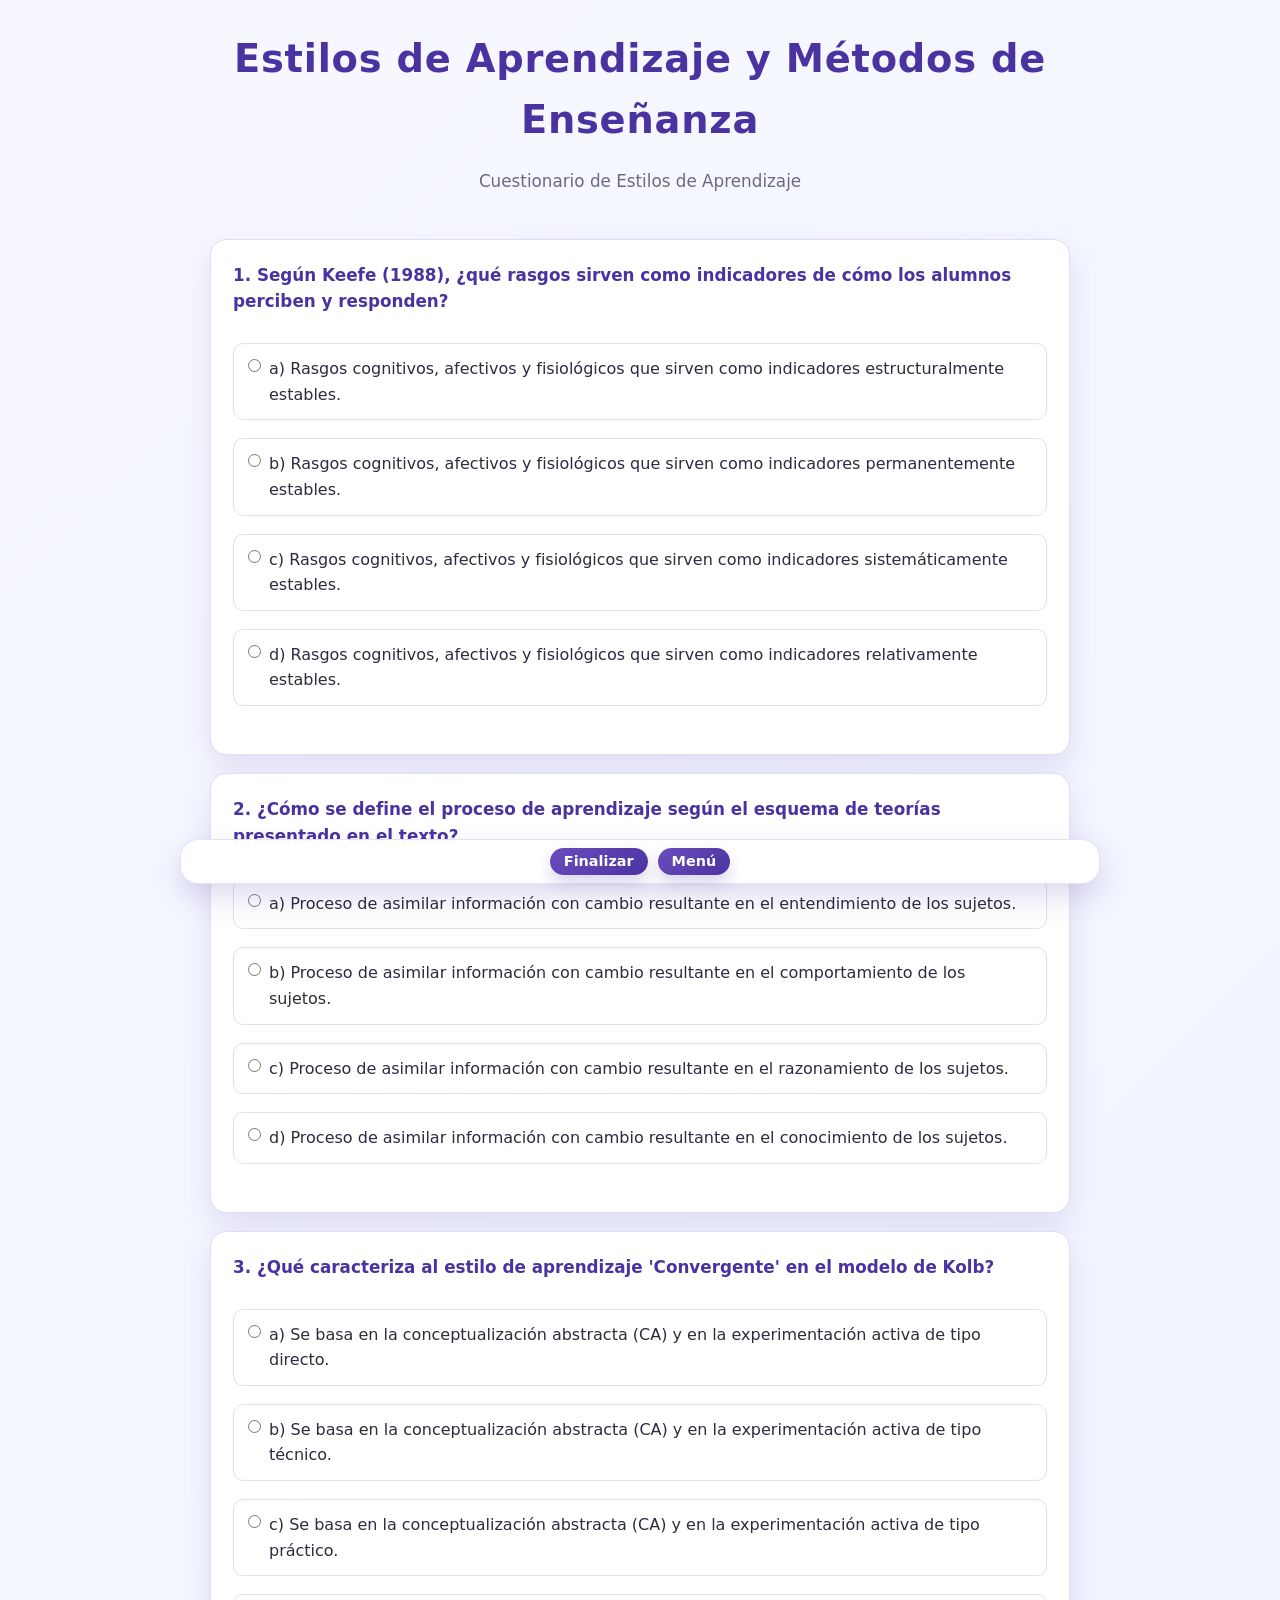
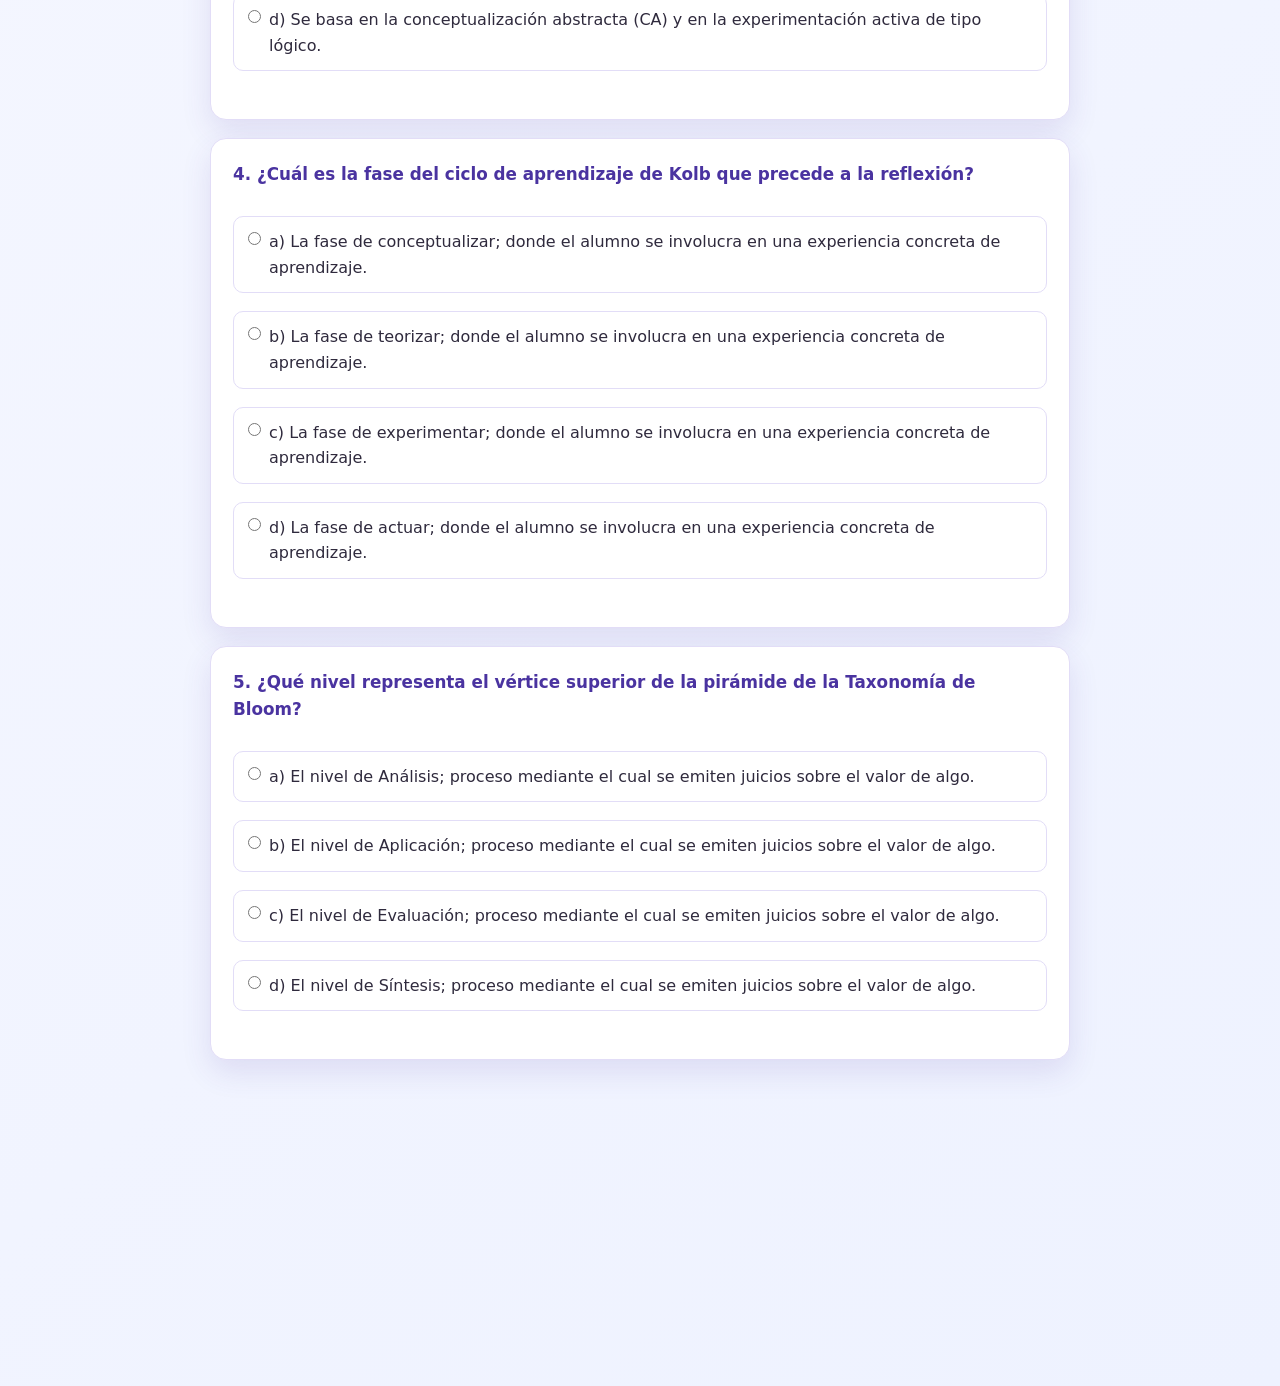
<file: Estilo_aprendizaje.html>
<!DOCTYPE html>
<html lang="es">
<head>
    <meta charset="UTF-8">
    <meta name="viewport" content="width=device-width, initial-scale=1.0">
    <title>Estilos de Aprendizaje y Métodos de Enseñanza</title>
    <link rel="stylesheet" href="styles.css">
</head>
<body>
    <header class="main-header" role="banner">
        <div class="header-content">
            <div class="pc-doctor-title">PC DOCTOR</div>
            <p class="welcome-elaborado">MATERIAL ELABORADO POR EL:</p>
            <p class="welcome-profesor">Prof. Daniel Llanos</p>
            <p class="welcome-celular">📱 Celular: 75136639</p>
        </div>
    </header>
    <div class="container">
        <h1 class="main-title">Estilos de Aprendizaje y Métodos de Enseñanza</h1>
        <p class="subtitle">Cuestionario de Estilos de Aprendizaje</p>
        <div id="quiz-container"></div>
    </div>

    <script>
        const quizData = [
            {
                q: "1. Según Keefe (1988), ¿qué rasgos sirven como indicadores de cómo los alumnos perciben y responden?",
                options: [
                    "a) Rasgos cognitivos, afectivos y fisiológicos que sirven como indicadores relativamente estables.",
                    "b) Rasgos cognitivos, afectivos y fisiológicos que sirven como indicadores sistemáticamente estables.",
                    "c) Rasgos cognitivos, afectivos y fisiológicos que sirven como indicadores permanentemente estables.",
                    "d) Rasgos cognitivos, afectivos y fisiológicos que sirven como indicadores estructuralmente estables."
                ],
                correct: 0,
                retro: "Los estilos de aprendizaje definen la interacción del alumno con su ambiente educativo. (Sáez, 2018, p. 24)."
            },
            {
                q: "2. ¿Cómo se define el proceso de aprendizaje según el esquema de teorías presentado en el texto?",
                options: [
                    "a) Proceso de asimilar información con cambio resultante en el comportamiento de los sujetos.",
                    "b) Proceso de asimilar información con cambio resultante en el conocimiento de los sujetos.",
                    "c) Proceso de asimilar información con cambio resultante en el entendimiento de los sujetos.",
                    "d) Proceso de asimilar información con cambio resultante en el razonamiento de los sujetos."
                ],
                correct: 0,
                retro: "El aprendizaje implica una transformación observable o interna tras la asimilación. (Sáez, 2018, p. 9)."
            },
            {
                q: "3. ¿Qué caracteriza al estilo de aprendizaje 'Convergente' en el modelo de Kolb?",
                options: [
                    "a) Se basa en la conceptualización abstracta (CA) y en la experimentación activa de tipo técnico.",
                    "b) Se basa en la conceptualización abstracta (CA) y en la experimentación activa de tipo práctico.",
                    "c) Se basa en la conceptualización abstracta (CA) y en la experimentación activa de tipo lógico.",
                    "d) Se basa en la conceptualización abstracta (CA) y en la experimentación activa de tipo directo."
                ],
                correct: 0,
                retro: "Los convergentes destacan en la aplicación técnica de ideas y resolución de problemas. (Sáez, 2018, p. 27)."
            },
            {
                q: "4. ¿Cuál es la fase del ciclo de aprendizaje de Kolb que precede a la reflexión?",
                options: [
                    "a) La fase de actuar; donde el alumno se involucra en una experiencia concreta de aprendizaje.",
                    "b) La fase de teorizar; donde el alumno se involucra en una experiencia concreta de aprendizaje.",
                    "c) La fase de experimentar; donde el alumno se involucra en una experiencia concreta de aprendizaje.",
                    "d) La fase de conceptualizar; donde el alumno se involucra en una experiencia concreta de aprendizaje."
                ],
                correct: 0,
                retro: "El ciclo comienza con el hacer (actuar) para generar la materia prima de la reflexión. (Sáez, 2018, p. 27)."
            },
            {
                q: "5. ¿Qué nivel representa el vértice superior de la pirámide de la Taxonomía de Bloom?",
                options: [
                    "a) El nivel de Evaluación; proceso mediante el cual se emiten juicios sobre el valor de algo.",
                    "b) El nivel de Síntesis; proceso mediante el cual se emiten juicios sobre el valor de algo.",
                    "c) El nivel de Análisis; proceso mediante el cual se emiten juicios sobre el valor de algo.",
                    "d) El nivel de Aplicación; proceso mediante el cual se emiten juicios sobre el valor de algo."
                ],
                correct: 0,
                retro: "La evaluación es la habilidad cognitiva de orden superior según la taxonomía clásica. (Sáez, 2018, p. 21)."
            },
            {
                q: "6. ¿Cómo se describe el 'aprendizaje significativo' en el mapa de tipos de aprendizaje?",
                options: [
                    "a) Un tipo de aprendizaje donde el alumno conecta la información nueva con la ya existente.",
                    "b) Un tipo de aprendizaje donde el alumno vincula la información nueva con la ya existente.",
                    "c) Un tipo de aprendizaje donde el alumno relaciona la información nueva con la ya existente.",
                    "d) Un tipo de aprendizaje donde el alumno asocia la información nueva con la ya existente."
                ],
                correct: 2,
                retro: "La relación sustancial entre conocimientos previos y nuevos define la significatividad. (Sáez, 2018, p. 9)."
            },
            {
                q: "7. ¿Qué define al estilo 'Divergente' dentro de las capacidades de aprendizaje?",
                options: [
                    "a) Posee capacidades para la Experiencia Concreta (EC) y la Observación Reflexiva de tipo analítico.",
                    "b) Posee capacidades para la Experiencia Concreta (EC) y la Observación Reflexiva de tipo creativo.",
                    "c) Posee capacidades para la Experiencia Concreta (EC) y la Observación Reflexiva de tipo técnico.",
                    "d) Posee capacidades para la Experiencia Concreta (EC) y la Observación Reflexiva de tipo práctico."
                ],
                correct: 0,
                retro: "Los divergentes son buenos captando el 'todo' y generando ideas desde la reflexión. (Sáez, 2018, p. 27)."
            },
            {
                q: "8. ¿En qué consiste el método de enseñanza 'Puzle o Jigsaw' según el texto?",
                options: [
                    "a) Consiste en dividir un tema en partes para que cada estudiante se convierta en un experto.",
                    "b) Consiste en fragmentar un tema en partes para que cada estudiante se convierta en un experto.",
                    "c) Consiste en segmentar un tema en partes para que cada estudiante se convierta en un experto.",
                    "d) Consiste en separar un tema en partes para que cada estudiante se convierta en un experto."
                ],
                correct: 0,
                retro: "Es una técnica de aprendizaje cooperativo donde la interdependencia es clave. (Sáez, 2018, p. 44)."
            },
            {
                q: "9. ¿Cuál es el primer paso en el procedimiento técnico del Puzle?",
                options: [
                    "a) Preparación de grupos; se forman los grupos y se designa un líder y roles en el aula.",
                    "b) Preparación de grupos; se forman los grupos y se designa un guía y roles en el aula.",
                    "c) Preparación de grupos; se forman los grupos y se designa un tutor y roles en el aula.",
                    "d) Preparación de grupos; se forman los grupos y se designa un jefe y roles en el aula."
                ],
                correct: 0,
                retro: "La organización inicial de roles y materiales es el fundamento del puzle. (Sáez, 2018, p. 44)."
            },
            {
                q: "10. Según el modelo de Marcelo, ¿qué caracteriza al desarrollo profesional autónomo?",
                options: [
                    "a) Es un desarrollo profesional que se sustenta en la reflexión constante sobre la propia práctica.",
                    "b) Es un desarrollo profesional que se sustenta en la reflexión constante sobre la propia técnica.",
                    "c) Es un desarrollo profesional que se sustenta en la reflexión constante sobre la propia gestión.",
                    "d) Es un desarrollo profesional que se sustenta en la reflexión constante sobre la propia acción."
                ],
                correct: 0,
                retro: "La autonomía docente nace de la capacidad autocrítica y reflexiva. (Sáez, 2018, p. 79)."
            },
            {
                q: "11. ¿Qué principio psicológico de la enseñanza sugiere 'desafiar pero exitosos'?",
                options: [
                    "a) Proponer tareas que requieran esfuerzo por parte del alumno pero que sean alcanzables.",
                    "b) Proponer tareas que requieran empeño por parte del alumno pero que sean alcanzables.",
                    "c) Proponer tareas que requieran trabajo por parte del alumno pero que sean alcanzables.",
                    "d) Proponer tareas que requieran estudio por parte del alumno pero que sean alcanzables."
                ],
                correct: 0,
                retro: "El reto motiva cuando la meta se percibe como posible (Zona de Desarrollo Próximo). (Sáez, 2018, p. 79)."
            },
            {
                q: "12. ¿Cómo se define el 'Aprendizaje Organizativo' en el ámbito de la escuela?",
                options: [
                    "a) La escuela se concibe como micro-sociedad con cultura propia y clima de tipo particular.",
                    "b) La escuela se concibe como micro-sociedad con cultura propia y clima de tipo singular.",
                    "c) La escuela se concibe como micro-sociedad con cultura propia y clima de tipo especial.",
                    "d) La escuela se concibe como micro-sociedad con cultura propia y clima de tipo distintivo."
                ],
                correct: 0,
                retro: "El aprendizaje trasciende al individuo y se vuelve un proceso de la institución. (Sáez, 2018, p. 65)."
            },
            {
                q: "13. ¿Qué caracteriza a los centros educativos tipificados como 'Estancados'?",
                options: [
                    "a) Son centros que no asumen la singularidad y carecen de líneas de mejora de tipo sistemático.",
                    "b) Son centros que no asumen la singularidad y carecen de líneas de mejora de tipo pedagógico.",
                    "c) Son centros que no asumen la singularidad y carecen de líneas de mejora de tipo académico.",
                    "d) Son centros que no asumen la singularidad y carecen de líneas de mejora de tipo técnico."
                ],
                correct: 0,
                retro: "La falta de autodiagnóstico impide el crecimiento de la organización. (Sáez, 2018, p. 65)."
            },
            {
                q: "14. ¿En qué se basa el Aprendizaje Organizativo 'tecnológico-científico'?",
                options: [
                    "a) Basado en la explicación de la realidad de las organizaciones para transformarla de modo técnico.",
                    "b) Basado en la explicación de la realidad de las organizaciones para transformarla de modo teórico.",
                    "c) Basado en la explicación de la realidad de las organizaciones para transformarla de modo práctico.",
                    "d) Basado en la explicación de la realidad de las organizaciones para transformarla de modo lógico."
                ],
                correct: 0,
                retro: "Busca el saber por qué se hace lo que se hace, superando el mero activismo. (Sáez, 2018, p. 65)."
            },
            {
                q: "15. ¿Qué sugiere el principio de enseñanza de proceder 'del todo a las partes'?",
                options: [
                    "a) Presentar primero una visión global de la materia para luego analizar sus componentes.",
                    "b) Presentar primero una visión general de la materia para luego analizar sus componentes.",
                    "c) Presentar primero una visión amplia de la materia para luego analizar sus componentes.",
                    "d) Presentar primero una visión total de la materia para luego analizar sus componentes."
                ],
                correct: 0,
                retro: "Favorece el pensamiento sistémico antes de entrar en el detalle analítico. (Sáez, 2018, p. 79)."
            },
            {
                q: "16. ¿Cómo se manifiesta un nivel 'Alto' de Entusiasmo Intelectual en el maestro?",
                options: [
                    "a) El maestro se muestra muy claro y emocionante; es percibido como un maestro de tipo completo.",
                    "b) El maestro se muestra muy claro y emocionante; es percibido como un maestro de tipo facilitador.",
                    "c) El maestro se muestra muy claro y emocionante; es percibido como un maestro de tipo conferencista.",
                    "d) El maestro se muestra muy claro y emocionante; es percibido como un maestro de tipo intelectual."
                ],
                correct: 0,
                retro: "La pasión por el contenido es un motor clave para el aprendizaje del alumno. (Sáez, 2018, p. 98)."
            },
            {
                q: "17. ¿Qué define a una Relación Interpersonal 'Moderada' según la Dimensión II?",
                options: [
                    "a) El maestro es relativamente cálido, accesible y democrático; se considera de tipo competente.",
                    "b) El maestro es relativamente cálido, accesible y democrático; se considera de tipo adecuado.",
                    "c) El maestro es relativamente cálido, accesible y democrático; se considera de tipo facilitador.",
                    "d) El maestro es relativamente cálido, accesible y democrático; se considera de tipo marginal."
                ],
                correct: 0,
                retro: "Un clima social equilibrado permite un desempeño docente profesional. (Sáez, 2018, p. 98)."
            },
            {
                q: "18. ¿Qué es el 'aprendizaje por diálogo' propuesto por Ruf y Gallin?",
                options: [
                    "a) Un enfoque que integra el aprendizaje transversal, integrado e intercultural en la escuela.",
                    "b) Un enfoque que integra el aprendizaje transversal, integrado e institucional en la escuela.",
                    "c) Un enfoque que integra el aprendizaje transversal, integrado e internacional en la escuela.",
                    "d) Un enfoque que integra el aprendizaje transversal, integrado e intelectual en la escuela."
                ],
                correct: 0,
                retro: "El diálogo es el puente para la construcción colectiva de saberes. (Sáez, 2018, p. 53)."
            },
            {
                q: "19. ¿Hacia dónde conduce la 'incertidumbre' en el proceso de aprendizaje por diálogo?",
                options: [
                    "a) Hacia el descubrimiento; superando el dirigismo para alcanzar una certidumbre de tipo personal.",
                    "b) Hacia el descubrimiento; superando el dirigismo para alcanzar una certidumbre de tipo académica.",
                    "c) Hacia el descubrimiento; superando el dirigismo para alcanzar una certidumbre de tipo racional.",
                    "d) Hacia el descubrimiento; superando el dirigismo para alcanzar una certidumbre de tipo científica."
                ],
                correct: 0,
                retro: "El aprendizaje es un camino de la duda a la comprensión propia. (Sáez, 2018, p. 53)."
            },
            {
                q: "20. ¿Qué caracteriza a los alumnos con estilo de aprendizaje 'Visual'?",
                options: [
                    "a) Prefieren obtener la información a través de diagramas, mapas, cuadros y otras representaciones.",
                    "b) Prefieren obtener la información a través de diagramas, mapas, cuadros y otras ilustraciones.",
                    "c) Prefieren obtener la información a través de diagramas, mapas, cuadros y otras figuras.",
                    "d) Prefieren obtener la información a través de diagramas, mapas, cuadros y otras imágenes."
                ],
                correct: 3,
                retro: "Captan mejor los conceptos cuando se presentan espacialmente. (Sáez, 2018, p. 24)."
            },
            {
                q: "21. ¿Qué rasgo define a los alumnos 'Sensoriales' frente a los intuitivos?",
                options: [
                    "a) Prefieren los hechos, los datos y los procedimientos de tipo algorítmico en su aprendizaje.",
                    "b) Prefieren los hechos, los datos y los procedimientos de tipo secuencial en su aprendizaje.",
                    "c) Prefieren los hechos, los datos y los procedimientos de tipo lógico en su aprendizaje.",
                    "d) Prefieren los hechos, los datos y los procedimientos de tipo práctico en su aprendizaje."
                ],
                correct: 0,
                retro: "Se apoyan en la evidencia concreta y en pasos probados. (Sáez, 2018, p. 24)."
            },
            {
                q: "22. ¿Cómo se describe el estilo 'Asimilador' en el cuadrante de Kolb?",
                options: [
                    "a) Combina la Conceptualización Abstracta (CA) con la Observación Reflexiva de tipo inductivo.",
                    "b) Combina la Conceptualización Abstracta (CA) con la Observación Reflexiva de tipo deductivo.",
                    "c) Combina la Conceptualización Abstracta (CA) con la Observación Reflexiva de tipo analítico.",
                    "d) Combina la Conceptualización Abstracta (CA) con la Observación Reflexiva de tipo lógico."
                ],
                correct: 0,
                retro: "Excelentes creando modelos teóricos y razonando inductivamente. (Sáez, 2018, p. 27)."
            },
            {
                q: "23. ¿Qué implica el estilo 'Acomodador' en términos de capacidades?",
                options: [
                    "a) Combina la Experiencia Concreta (EC) con la Experimentación Activa de tipo práctico.",
                    "b) Combina la Experiencia Concreta (EC) con la Experimentación Activa de tipo directo.",
                    "c) Combina la Experiencia Concreta (EC) con la Experimentación Activa de tipo intuitivo.",
                    "d) Combina la Experiencia Concreta (EC) con la Experimentación Activa de tipo dinámico."
                ],
                correct: 0,
                retro: "Son hacedores que se adaptan a circunstancias nuevas de forma inmediata. (Sáez, 2018, p. 27)."
            },
            {
                q: "24. En el test de Kolb, ¿qué significa preferir 'pensar en las ideas'?",
                options: [
                    "a) Indica una orientación hacia la fase de conceptualizar; propia de los estilos de tipo teórico.",
                    "b) Indica una orientación hacia la fase de conceptualizar; propia de los estilos de tipo lógico.",
                    "c) Indica una orientación hacia la fase de conceptualizar; propia de los estilos de tipo racional.",
                    "d) Indica una orientación hacia la fase de conceptualizar; propia de los estilos de tipo analítico."
                ],
                correct: 0,
                retro: "Es la tendencia a estructurar la información en leyes y teorías. (Sáez, 2018, p. 114)."
            },
            {
                q: "25. ¿Qué respuesta es típica de la 'Experiencia Concreta' (EC) al aprender?",
                options: [
                    "a) Prefiero valerme de mis sensaciones y sentimientos; me fío de las corazonadas de tipo personal.",
                    "b) Prefiero valerme de mis sensaciones y sentimientos; me fío de las corazonadas de tipo individual.",
                    "c) Prefiero valerme de mis sensaciones y sentimientos; me fío de las corazonadas de tipo propio.",
                    "d) Prefiero valerme de mis sensaciones y sentimientos; me fío de las corazonadas de tipo interno."
                ],
                correct: 0,
                retro: "Se prioriza la vivencia subjetiva y el contacto con la realidad. (Sáez, 2018, p. 114)."
            },
            {
                q: "26. ¿Cómo se manifiesta la 'Experimentación Activa' (EA) en el aprendizaje?",
                options: [
                    "a) Prefiero hacer cosas; me siento responsable de las cosas y asumo una actitud de tipo activa.",
                    "b) Prefiero hacer cosas; me siento responsable de las cosas y asumo una actitud de tipo dinámica.",
                    "c) Prefiero hacer cosas; me siento responsable de las cosas y asumo una actitud de tipo práctica.",
                    "d) Prefiero hacer cosas; me siento responsable de las cosas y asumo una actitud de tipo directo."
                ],
                correct: 0,
                retro: "El aprendizaje se consolida a través de la aplicación y la acción. (Sáez, 2018, p. 114)."
            },
            {
                q: "27. ¿Qué es el 'Aprendizaje Episódico' según el mapa conceptual?",
                options: [
                    "a) Es el aprendizaje de información de tipo autobiográfico relacionada con sucesos y lugares.",
                    "b) Es el aprendizaje de información de tipo autobiográfico relacionada con eventos y lugares.",
                    "c) Es el aprendizaje de información de tipo autobiográfico relacionada con hechos y lugares.",
                    "d) Es el aprendizaje de información de tipo autobiográfico relacionada con actos y lugares."
                ],
                correct: 1,
                retro: "Se liga a la memoria de momentos específicos vividos por el sujeto. (Sáez, 2018, p. 9)."
            },
            {
                q: "28. ¿Cuál es el núcleo del 'Aprendizaje por Enculturación'?",
                options: [
                    "a) El proceso mediante el cual los individuos asimilan las prácticas de tipo cultural.",
                    "b) El proceso mediante el cual los individuos asimilan las prácticas de tipo social.",
                    "c) El proceso mediante el cual los individuos asimilan las prácticas de tipo grupal.",
                    "d) El proceso mediante el cual los individuos asimilan las prácticas de tipo étnico."
                ],
                correct: 0,
                retro: "Integración de las normas y costumbres del entorno social. (Sáez, 2018, p. 9)."
            },
            {
                q: "29. ¿Qué define al 'Aprendizaje Multimedia' en el entorno tecnológico?",
                options: [
                    "a) El uso de diversos soportes que integran texto, audio e imágenes para la enseñanza de tipo digital.",
                    "b) El uso de diversos soportes que integran texto, audio e imágenes para la enseñanza de tipo virtual.",
                    "c) El uso de diversos soportes que integran texto, audio e imágenes para la enseñanza de tipo técnico.",
                    "d) El uso de diversos soportes que integran texto, audio e imágenes para la enseñanza de tipo moderno."
                ],
                correct: 0,
                retro: "La combinación de canales mejora la retención de información. (Sáez, 2018, p. 9)."
            },
            {
                q: "30. ¿Qué caracteriza a la enseñanza que procede 'del análisis a la síntesis'?",
                options: [
                    "a) Descomponer un problema en sus partes para luego reconstruir una conclusión de tipo global.",
                    "b) Descomponer un problema en sus partes para luego reconstruir una conclusión de tipo general.",
                    "c) Descomponer un problema en sus partes para luego reconstruir una conclusión de tipo integrador.",
                    "d) Descomponer un problema en sus partes para luego reconstruir una conclusión de tipo total."
                ],
                correct: 0,
                retro: "Metodología que va de lo particular al conocimiento unificado. (Sáez, 2018, p. 79)."
            },
            {
                q: "31. ¿Qué principio sugiere avanzar 'de lo empírico a lo racional'?",
                options: [
                    "a) Partir de los datos de la experiencia sensorial para llegar a las leyes y conceptos de tipo lógico.",
                    "b) Partir de los datos de la experiencia sensorial para llegar a las leyes y conceptos de tipo abstracto.",
                    "c) Partir de los datos de la experiencia sensorial para llegar a las leyes y conceptos de tipo teórico.",
                    "d) Partir de los datos de la experiencia sensorial para llegar a las leyes y conceptos de tipo racional."
                ],
                correct: 0,
                retro: "El conocimiento sólido se construye desde la base observable. (Sáez, 2018, p. 79)."
            },
            {
                q: "32. ¿Qué es el 'Aprendizaje Tangencial' según el texto?",
                options: [
                    "a) Aprender sobre un tema por el interés que despierta un contenido de tipo secundario.",
                    "b) Aprender sobre un tema por el interés que despierta un contenido de tipo adicional.",
                    "c) Aprender sobre un tema por el interés que despierta un contenido de tipo colateral.",
                    "d) Aprender sobre un tema por el interés que despierta un contenido de tipo paralelo."
                ],
                correct: 0,
                retro: "Aprendizaje no planificado que surge de la curiosidad lateral. (Sáez, 2018, p. 19)."
            },
            {
                q: "33. ¿Qué caracteriza a los centros educativos 'Dinámicos'?",
                options: [
                    "a) Promueven el desarrollo profesional, asumen la singularidad y potencian las relaciones de tipo social.",
                    "b) Promueven el desarrollo profesional, asumen la singularidad y potencian las relaciones de tipo humano.",
                    "c) Promueven el desarrollo profesional, asumen la singularidad y potencian las relaciones de tipo grupal.",
                    "d) Promueven el desarrollo profesional, asumen la singularidad y potencian las relaciones de tipo educativo."
                ],
                correct: 0,
                retro: "Son organizaciones que aprenden y se adaptan al cambio constantemente. (Sáez, 2018, p. 65)."
            },
            {
                q: "34. ¿Qué es el Aprendizaje Organizativo 'técnico-práctico'?",
                options: [
                    "a) Resultado de la consecución de habilidades que permite enfrentar planteamientos de tipo creativo.",
                    "b) Resultado de la consecución de habilidades que permite enfrentar planteamientos de tipo técnico.",
                    "c) Resultado de la consecución de habilidades que permite enfrentar planteamientos de tipo práctico.",
                    "d) Resultado de la consecución de habilidades que permite enfrentar planteamientos de tipo lógico."
                ],
                correct: 0,
                retro: "Se enfoca en el 'saber hacer' eficiente dentro de la escuela. (Sáez, 2018, p. 65)."
            },
            {
                q: "35. ¿Cuál es la diferencia entre motivación intrínseca y extrínseca?",
                options: [
                    "a) La intrínseca nace del interés por la tarea; la extrínseca depende de premios de tipo externo.",
                    "b) La intrínseca nace del interés por la tarea; la extrínseca depende de premios de tipo material.",
                    "c) La intrínseca nace del interés por la tarea; la extrínseca depende de premios de tipo social.",
                    "d) La intrínseca nace del interés por la tarea; la extrínseca depende de premios de tipo ajeno."
                ],
                correct: 0,
                retro: "La fuente del refuerzo determina la persistencia en el aprendizaje. (Sáez, 2018, p. 79)."
            },
            {
                q: "36. ¿A qué se refiere el estilo 'Global' de aprendizaje?",
                options: [
                    "a) Los alumnos aprenden a saltos, absorbiendo material casi al azar sin ver conexiones de tipo lógico.",
                    "b) Los alumnos aprenden a saltos, absorbiendo material casi al azar sin ver conexiones de tipo lineal.",
                    "c) Los alumnos aprenden a saltos, absorbiendo material casi al azar sin ver conexiones de tipo directo.",
                    "d) Los alumnos aprenden a saltos, absorbiendo material casi al azar sin ver conexiones de tipo secuencial."
                ],
                correct: 0,
                retro: "Captan la 'gran imagen' súbitamente después de un periodo de confusión. (Sáez, 2018, p. 24)."
            },
            {
                q: "37. ¿Qué define al estilo 'Secuencial' de aprendizaje?",
                options: [
                    "a) Los alumnos ganan entendimiento en pasos de tipo lineal; cada paso se apoya en el anterior.",
                    "b) Los alumnos ganan entendimiento en pasos de tipo lógico; cada paso se apoya en el anterior.",
                    "c) Los alumnos ganan entendimiento en pasos de tipo directo; cada paso se apoya en el anterior.",
                    "d) Los alumnos ganan entendimiento en pasos de tipo ordenado; cada paso se apoya en el anterior."
                ],
                correct: 0,
                retro: "Prefieren el avance progresivo y estructurado de la materia. (Sáez, 2018, p. 24)."
            },
            {
                q: "38. ¿Qué es el 'Aprendizaje Observacional' según la teoría de Bandura?",
                options: [
                    "a) Proceso en el cual un individuo asimila una conducta a través de la observación de tipo social.",
                    "b) Proceso en el cual un individuo asimila una conducta a través de la observación de tipo directo.",
                    "c) Proceso en el cual un individuo asimila una conducta a través de la observación de tipo externo.",
                    "d) Proceso en el cual un individuo asimila una conducta a través de la observación de un modelo."
                ],
                correct: 3,
                retro: "La imitación de modelos es una fuente potente de aprendizaje humano. (Sáez, 2018, p. 9)."
            },
            {
                q: "39. ¿Qué rasgo identifica al alumno con estilo 'Reflexivo'?",
                options: [
                    "a) Prefieren meditar sobre la información recibida antes de pasar a la acción de tipo directo.",
                    "b) Prefieren meditar sobre la información recibida antes de pasar a la acción de tipo técnico.",
                    "c) Prefieren meditar sobre la información recibida antes de pasar a la acción de tipo práctico.",
                    "d) Prefieren meditar sobre la información recibida antes de pasar a la acción de tipo formal."
                ],
                correct: 0,
                retro: "Priorizan el análisis y la observación antes de intervenir. (Sáez, 2018, p. 24)."
            },
            {
                q: "40. ¿Qué caracteriza a los alumnos 'Intuitivos'?",
                options: [
                    "a) Prefieren la innovación, las posibilidades y los principios de tipo abstracto en el saber.",
                    "b) Prefieren la innovación, las posibilidades y los principios de tipo teórico en el saber.",
                    "c) Prefieren la innovación, las posibilidades y los principios de tipo lógico en el saber.",
                    "d) Prefieren la innovación, las posibilidades y los principios de tipo racional en el saber."
                ],
                correct: 0,
                retro: "Se aburren con la repetición y buscan relaciones conceptuales complejas. (Sáez, 2018, p. 24)."
            },
            {
                q: "41. ¿Cuál es el objetivo del nivel de 'Análisis' en la Taxonomía de Bloom?",
                options: [
                    "a) Dividir el material en sus partes componentes y detectar las relaciones de tipo interno.",
                    "b) Dividir el material en sus partes componentes y detectar las relaciones de tipo lógico.",
                    "c) Dividir el material en sus partes componentes y detectar las relaciones de tipo técnico.",
                    "d) Dividir el material en sus partes componentes y detectar las relaciones de tipo racional."
                ],
                correct: 0,
                retro: "Implica entender la estructura organizativa de la información. (Sáez, 2018, p. 21)."
            },
            {
                q: "42. ¿En qué consiste el nivel de 'Aplicación' en la Taxonomía de Bloom?",
                options: [
                    "a) El uso de abstracciones en situaciones de tipo particular y de tipo concreto.",
                    "b) El uso de abstracciones en situaciones de tipo particular y de tipo práctico.",
                    "c) El uso de abstracciones en situaciones de tipo particular y de tipo técnico.",
                    "d) El uso de abstracciones en situaciones de tipo particular y de tipo real."
                ],
                correct: 0,
                retro: "Capacidad de transferir el conocimiento a nuevos contextos. (Sáez, 2018, p. 21)."
            },
            {
                q: "43. ¿Qué define al maestro de tipo 'Conferencista' en la relación interpersonal?",
                options: [
                    "a) Posee un entusiasmo intelectual alto pero una relación interpersonal de tipo moderado.",
                    "b) Posee un entusiasmo intelectual alto pero una relación interpersonal de tipo adecuado.",
                    "c) Posee un entusiasmo intelectual alto pero una relación interpersonal de tipo marginal.",
                    "d) Posee un entusiasmo intelectual alto pero una relación interpersonal de tipo limitado."
                ],
                correct: 0,
                retro: "Domina el tema pero mantiene cierta distancia emocional con el grupo. (Sáez, 2018, p. 98)."
            },
            {
                q: "44. ¿Cómo se califica a un maestro con Entusiasmo Bajo y Relación Baja?",
                options: [
                    "a) Se califica como maestro de tipo inadecuado; vago y aburrido en su desempeño docente.",
                    "b) Se califica como maestro de tipo marginal; vago y aburrido en su desempeño docente.",
                    "c) Se califica como maestro de tipo borroso; vago y aburrido en su desempeño docente.",
                    "d) Se califica como maestro de tipo limitado; vago y aburrido en su desempeño docente."
                ],
                correct: 0,
                retro: "La falta de interés y cercanía anulan el impacto educativo. (Sáez, 2018, p. 98)."
            },
            {
                q: "45. ¿Qué es el 'Aprendizaje Programado' como método de enseñanza?",
                options: [
                    "a) Sistema en el que el material se presenta en pequeñas unidades con refuerzo de tipo inmediato.",
                    "b) Sistema en el que el material se presenta en pequeñas unidades con refuerzo de tipo constante.",
                    "c) Sistema en el que el material se presenta en pequeñas unidades con refuerzo de tipo directo.",
                    "d) Sistema en el que el material se presenta en pequeñas unidades con refuerzo de tipo continuo."
                ],
                correct: 0,
                retro: "Se basa en el condicionamiento operante para guiar al estudiante. (Sáez, 2018, p. 24)."
            },
            {
                q: "46. ¿Qué función cumple la 'Retroalimentación' en los principios de enseñanza?",
                options: [
                    "a) Informar al alumno sobre sus aciertos y errores para guiar su proceso de tipo personal.",
                    "b) Informar al alumno sobre sus aciertos y errores para guiar su proceso de tipo propio.",
                    "c) Informar al alumno sobre sus aciertos y errores para guiar su proceso de tipo individual.",
                    "d) Informar al alumno sobre sus aciertos y errores para guiar su proceso de tipo autónomo."
                ],
                correct: 0,
                retro: "El feedback es vital para la corrección y mejora del aprendizaje. (Sáez, 2018, p. 79)."
            },
            {
                q: "47. ¿Qué principio de enseñanza se refiere a proceder 'de lo simple a lo complejo'?",
                options: [
                    "a) Iniciar con los elementos básicos de la materia para integrar luego estructuras de tipo superior.",
                    "b) Iniciar con los elementos básicos de la materia para integrar luego estructuras de tipo complejo.",
                    "c) Iniciar con los elementos básicos de la materia para integrar luego estructuras de tipo difícil.",
                    "d) Iniciar con los elementos básicos de la materia para integrar luego estructuras de tipo avanzado."
                ],
                correct: 0,
                retro: "Evita la sobrecarga cognitiva inicial del estudiante. (Sáez, 2018, p. 79)."
            },
            {
                q: "48. ¿A qué etapa del Puzle corresponde el 'Retorno al grupo original'?",
                options: [
                    "a) Los alumnos enseñan a sus compañeros de base la información recopilada en los grupos expertos.",
                    "b) Los alumnos enseñan a sus compañeros de base la información recopilada en los grupos técnicos.",
                    "c) Los alumnos enseñan a sus compañeros de base la información recopilada en los grupos directos.",
                    "d) Los alumnos enseñan a sus compañeros de base la información recopilada en los grupos lógicos."
                ],
                correct: 0,
                retro: "Es el momento donde se integra el conocimiento fragmentado en un todo. (Sáez, 2018, p. 44)."
            },
            {
                q: "49. ¿Cómo se define el 'Aprendizaje por Imprinting'?",
                options: [
                    "a) Un tipo de aprendizaje rápido que ocurre en una fase crítica del desarrollo de tipo temprano.",
                    "b) Un tipo de aprendizaje rápido que ocurre en una fase crítica del desarrollo de tipo infantil.",
                    "c) Un tipo de aprendizaje rápido que ocurre en una fase crítica del desarrollo de tipo biológico.",
                    "d) Un tipo de aprendizaje rápido que ocurre en una fase crítica del desarrollo de tipo inicial."
                ],
                correct: 0,
                retro: "Se refiere a la impronta o fijación de conductas en etapas sensibles. (Sáez, 2018, p. 19)."
            },
            {
                q: "50. ¿Qué significa proceder 'de lo real a lo representativo' en la enseñanza?",
                options: [
                    "a) Partir del contacto con objetos físicos antes de pasar a su sustitución por signos o palabras.",
                    "b) Partir del contacto con objetos físicos antes de pasar a su sustitución por signos o imágenes.",
                    "c) Partir del contacto con objetos físicos antes de pasar a su sustitución por signos o símbolos.",
                    "d) Partir del contacto con objetos físicos antes de pasar a su sustitución por signos o figuras."
                ],
                correct: 0,
                retro: "La abstracción requiere una base sólida en la experiencia física real. (Sáez, 2018, p. 79)."
            }
        ];
    </script>
    <script src="quiz-behavior.js"></script>
</body>
</html>
</file>
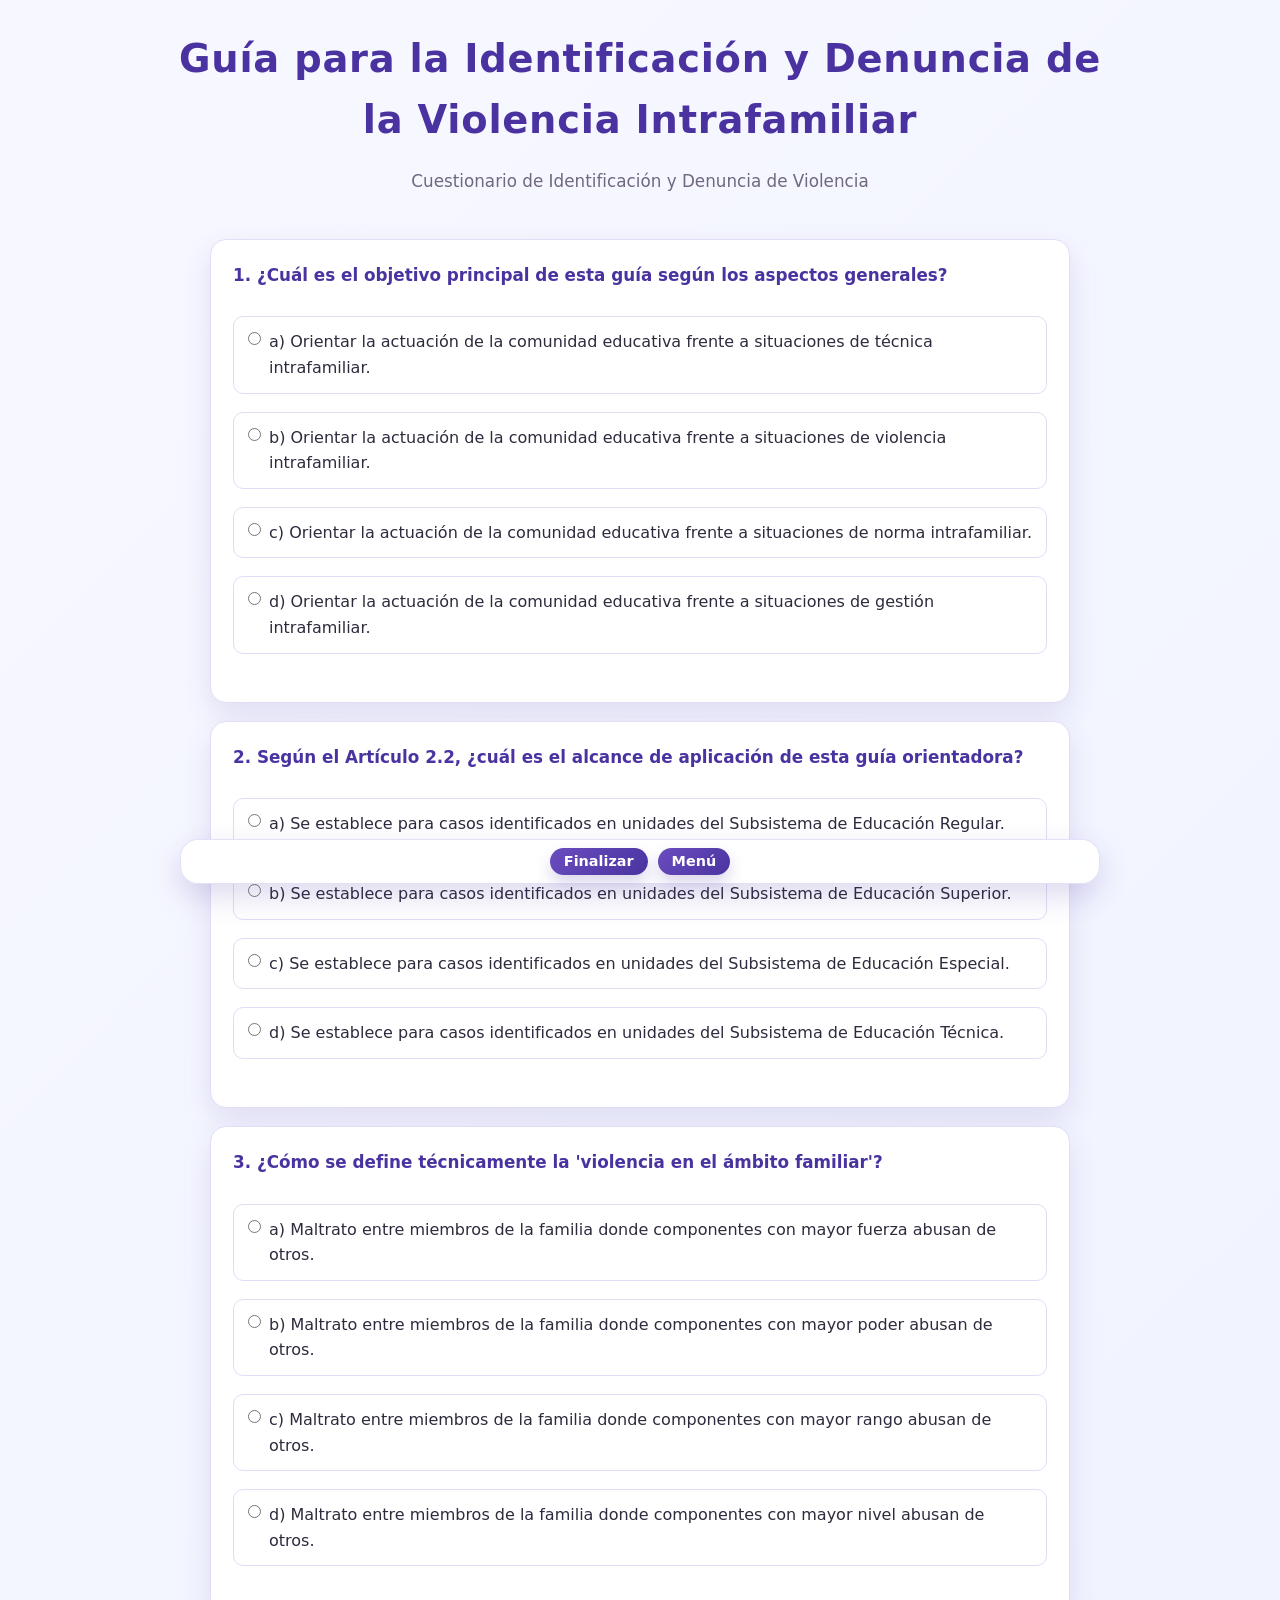
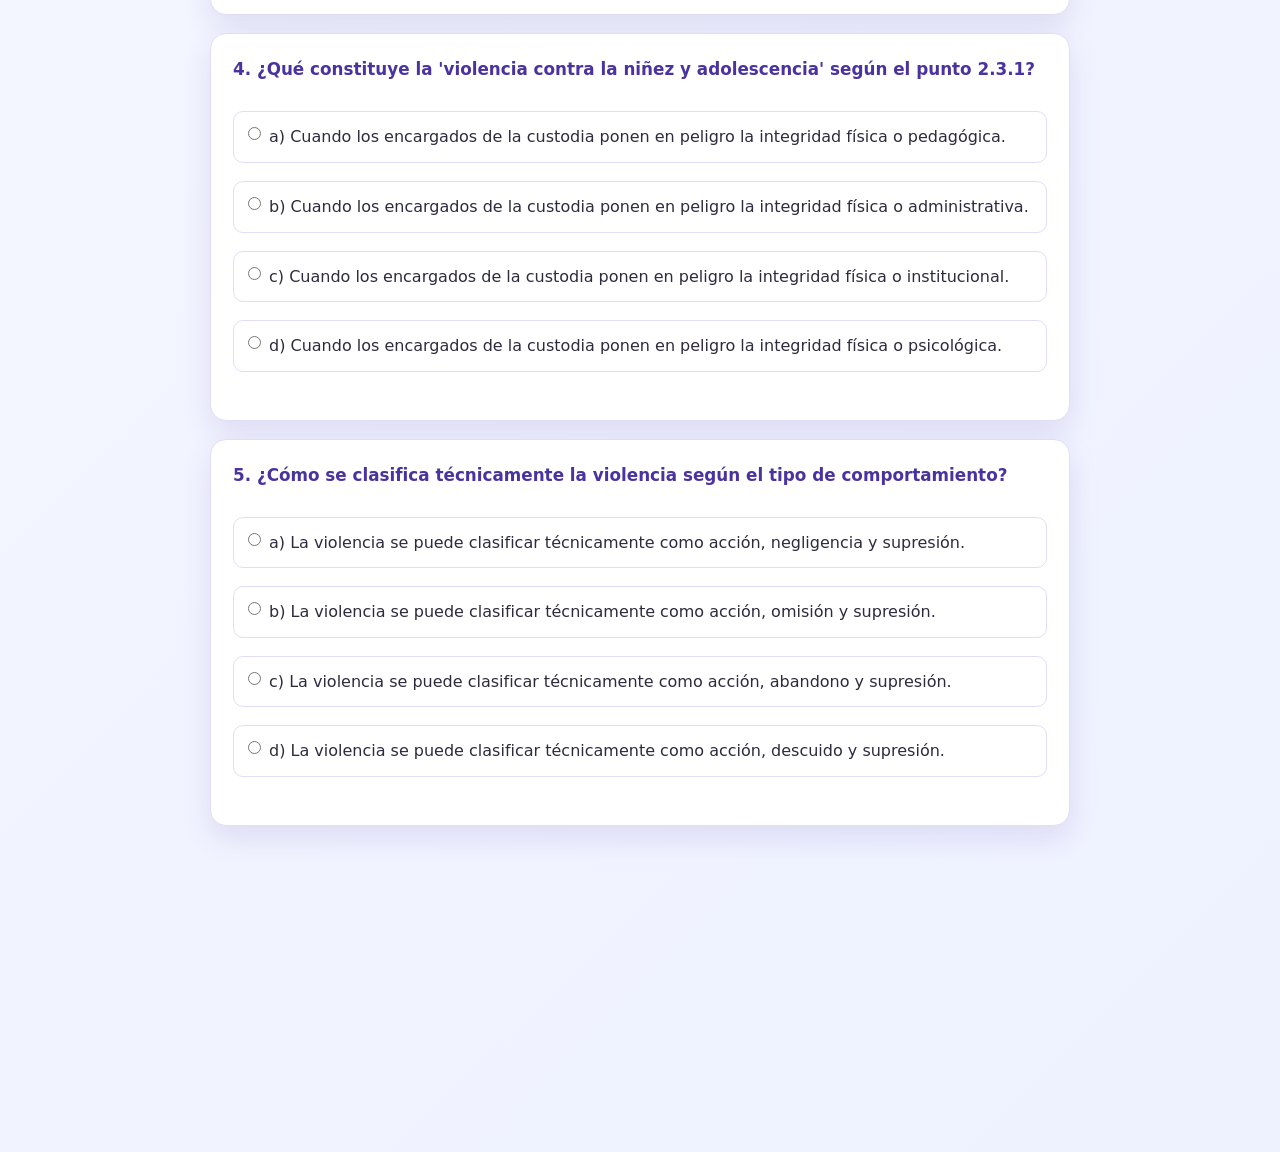
<file: Guía_Identificación_Denuncia_de_la_Violencia.html>
<!DOCTYPE html>
<html lang="es">
<head>
    <meta charset="UTF-8">
    <meta name="viewport" content="width=device-width, initial-scale=1.0">
    <title>Guía para la Identificación y Denuncia de la Violencia Intrafamiliar</title>
    <link rel="stylesheet" href="styles.css">
</head>
<body>
    <header class="main-header" role="banner">
        <div class="header-content">
            <div class="pc-doctor-title">PC DOCTOR</div>
            <p class="welcome-elaborado">MATERIAL ELABORADO POR EL:</p>
            <p class="welcome-profesor">Prof. Daniel Llanos</p>
            <p class="welcome-celular">📱 Celular: 75136639</p>
        </div>
    </header>
    <div class="container">
        <h1 class="main-title">Guía para la Identificación y Denuncia de la Violencia Intrafamiliar</h1>
        <p class="subtitle">Cuestionario de Identificación y Denuncia de Violencia</p>
        <div id="quiz-container"></div>
    </div>

    <script>
        const quizData = [
            {
                q: "1. ¿Cuál es el objetivo principal de esta guía según los aspectos generales?",
                options: [
                    "a) Orientar la actuación de la comunidad educativa frente a situaciones de violencia intrafamiliar.",
                    "b) Orientar la actuación de la comunidad educativa frente a situaciones de gestión intrafamiliar.",
                    "c) Orientar la actuación de la comunidad educativa frente a situaciones de técnica intrafamiliar.",
                    "d) Orientar la actuación de la comunidad educativa frente a situaciones de norma intrafamiliar."
                ],
                correct: 0,
                retro: "Busca garantizar la prevención, identificación temprana y referencia oportuna. (Guía Violencia, p. 13)."
            },
            {
                q: "2. Según el Artículo 2.2, ¿cuál es el alcance de aplicación de esta guía orientadora?",
                options: [
                    "a) Se establece para casos identificados en unidades del Subsistema de Educación Regular.",
                    "b) Se establece para casos identificados en unidades del Subsistema de Educación Técnica.",
                    "c) Se establece para casos identificados en unidades del Subsistema de Educación Superior.",
                    "d) Se establece para casos identificados en unidades del Subsistema de Educación Especial."
                ],
                correct: 0,
                retro: "Define las actuaciones de autoridades y maestros en el sistema regular. (Guía Violencia, p. 13)."
            },
            {
                q: "3. ¿Cómo se define técnicamente la 'violencia en el ámbito familiar'?",
                options: [
                    "a) Maltrato entre miembros de la familia donde componentes con mayor poder abusan de otros.",
                    "b) Maltrato entre miembros de la familia donde componentes con mayor fuerza abusan de otros.",
                    "c) Maltrato entre miembros de la familia donde componentes con mayor rango abusan de otros.",
                    "d) Maltrato entre miembros de la familia donde componentes con mayor nivel abusan de otros."
                ],
                correct: 0,
                retro: "El abuso se basa en una asimetría de poder deliberada y recurrente. (Guía Violencia, p. 13)."
            },
            {
                q: "4. ¿Qué constituye la 'violencia contra la niñez y adolescencia' según el punto 2.3.1?",
                options: [
                    "a) Cuando los encargados de la custodia ponen en peligro la integridad física o psicológica.",
                    "b) Cuando los encargados de la custodia ponen en peligro la integridad física o pedagógica.",
                    "c) Cuando los encargados de la custodia ponen en peligro la integridad física o institucional.",
                    "d) Cuando los encargados de la custodia ponen en peligro la integridad física o administrativa."
                ],
                correct: 0,
                retro: "Atenta contra los derechos individuales y colectivos reconocidos por ley. (Guía Violencia, p. 13)."
            },
            {
                q: "5. ¿Cómo se clasifica técnicamente la violencia según el tipo de comportamiento?",
                options: [
                    "a) La violencia se puede clasificar técnicamente como acción, omisión y supresión.",
                    "b) La violencia se puede clasificar técnicamente como acción, descuido y supresión.",
                    "c) La violencia se puede clasificar técnicamente como acción, negligencia y supresión.",
                    "d) La violencia se puede clasificar técnicamente como acción, abandono y supresión."
                ],
                correct: 0,
                retro: "Esta clasificación ayuda a identificar la naturaleza de la agresión. (Guía Violencia, p. 14)."
            },
            {
                q: "6. ¿Cuál es la definición técnica de 'violencia física' según el documento?",
                options: [
                    "a) Conjunto de acciones intencionadas que causan daño corporal que no son accidentales.",
                    "b) Conjunto de acciones intencionadas que causan daño corporal que no son incidentales.",
                    "c) Conjunto de acciones intencionadas que causan daño corporal que no son eventuales.",
                    "d) Conjunto de acciones intencionadas que causan daño corporal que no son fortuitas."
                ],
                correct: 0,
                retro: "Incluye lesiones crónicas o incidentes aislados de abuso físico. (Guía Violencia, p. 15)."
            },
            {
                q: "7. ¿En qué consiste específicamente la 'violencia psicológica o emocional'?",
                options: [
                    "a) Es un acto intencionado que trata de socavar la valoración que la víctima tiene de sí misma.",
                    "b) Es un acto intencionado que trata de socavar la valoración que la víctima tiene de su conducta.",
                    "c) Es un acto intencionado que trata de socavar la valoración que la víctima tiene de su entorno.",
                    "d) Es un acto intencionado que trata de socavar la valoración que la víctima tiene de su grupo."
                ],
                correct: 0,
                retro: "Se manifiesta mediante insultos, burlas, desprecio o amenazas. (Guía Violencia, p. 15)."
            },
            {
                q: "8. ¿Cómo se define la 'violencia sexual' en el marco de esta guía?",
                options: [
                    "a) Cualquier tipo de contacto sexual por parte de un adulto o tutor hacia un menor de edad.",
                    "b) Cualquier tipo de contacto sexual por parte de un adulto o tutor hacia un niño escolar.",
                    "c) Cualquier tipo de contacto sexual por parte de un adulto o tutor hacia un sujeto pasivo.",
                    "d) Cualquier tipo de contacto sexual por parte de un adulto o tutor hacia un grupo vulnerable."
                ],
                correct: 0,
                retro: "Es el tipo de violencia que más daño genera en el desarrollo de la víctima. (Guía Violencia, p. 15)."
            },
            {
                q: "9. Según la Tabla 1, ¿cuál es la pena máxima por el delito de Violación?",
                options: [
                    "a) La sanción penal establece una pena máxima de privación de libertad de 15 años.",
                    "b) La sanción penal establece una pena máxima de privación de libertad de 20 años.",
                    "c) La sanción penal establece una pena máxima de privación de libertad de 25 años.",
                    "d) La sanción penal establece una pena máxima de privación de libertad de 30 años."
                ],
                correct: 0,
                retro: "Se aplica ante relaciones sexuales forzadas con penetración o introducción de objetos. (Guía Violencia, p. 16)."
            },
            {
                q: "10. ¿Cómo se define el 'Abuso Sexual' cuando la víctima es un menor?",
                options: [
                    "a) Actos sexuales no constitutivos de penetración con una pena de diez a quince años.",
                    "b) Actos sexuales no constitutivos de penetración con una pena de cinco a diez años.",
                    "c) Actos sexuales no constitutivos de penetración con una pena de ocho a doce años.",
                    "d) Actos sexuales no constitutivos de penetración con una pena de doce a veinte años."
                ],
                correct: 0,
                retro: "La pena se agrava significativamente si la víctima es niña, niño o adolescente. (Guía Violencia, p. 16)."
            },
            {
                q: "11. ¿En qué consiste el delito de 'Estupro' según la tipología legal?",
                options: [
                    "a) Relaciones sexuales con menor de 14 a 17 años a través del engaño y la seducción.",
                    "b) Relaciones sexuales con menor de 12 a 17 años a través del engaño y la seducción.",
                    "c) Relaciones sexuales con menor de 10 a 17 años a través del engaño y la seducción.",
                    "d) Relaciones sexuales con menor de 13 a 17 años a través del engaño y la seducción."
                ],
                correct: 0,
                retro: "La pena máxima para este delito es de 6 años de prisión. (Guía Violencia, p. 16)."
            },
            {
                q: "12. ¿Qué se entiende por 'Trata y Tráfico' de seres humanos?",
                options: [
                    "a) Reclutamiento o traslado forzoso de personas para fines de explotación sexual o laboral.",
                    "b) Reclutamiento o traslado forzoso de personas para fines de gestión sexual o laboral.",
                    "c) Reclutamiento o traslado forzoso de personas para fines de técnica sexual o laboral.",
                    "d) Reclutamiento o traslado forzoso de personas para fines de acción sexual o laboral."
                ],
                correct: 0,
                retro: "Involucra el uso de engaños, amenazas o fuerza física. (Guía Violencia, p. 16)."
            },
            {
                q: "13. ¿Cuál es una manifestación de violencia sexual sin contacto físico?",
                options: [
                    "a) Exponer o facilitar a niñas, niños y adolescentes al acceso de material de pornografía.",
                    "b) Exponer o facilitar a niñas, niños y adolescentes al acceso de material de propaganda.",
                    "c) Exponer o facilitar a niñas, niños y adolescentes al acceso de material de publicidad.",
                    "d) Exponer o facilitar a niñas, niños y adolescentes al acceso de material de instrucción."
                ],
                correct: 0,
                retro: "Incluye fotos íntimas y el uso de internet o celulares para este fin. (Guía Violencia, p. 16)."
            },
            {
                q: "14. ¿Cuándo se considera técnicamente que el trabajo es 'explotación laboral'?",
                options: [
                    "a) Cuando impide el acceso a la educación o atenta contra la dignidad y autoestima del menor.",
                    "b) Cuando impide el acceso a la educación o atenta contra la conducta y autoestima del menor.",
                    "c) Cuando impide el acceso a la educación o atenta contra la identidad y autoestima del menor.",
                    "d) Cuando impide el acceso a la educación o atenta contra la voluntad y autoestima del menor."
                ],
                correct: 0,
                retro: "También incluye recibir un salario inadecuado o trabajar demasiadas horas. (Guía Violencia, p. 17)."
            },
            {
                q: "15. ¿Cómo se define la violencia por 'omisión y supresión'?",
                options: [
                    "a) Desatención de necesidades básicas para el desarrollo físico, emocional o cognitivo.",
                    "b) Desatención de necesidades básicas para el desarrollo físico, técnico o cognitivo.",
                    "c) Desatención de necesidades básicas para el desarrollo físico, pedagógico o cognitivo.",
                    "d) Desatención de necesidades básicas para el desarrollo físico, administrativo o cognitivo."
                ],
                correct: 0,
                retro: "Representa un maltrato pasivo que causa perjuicio en el desarrollo. (Guía Violencia, p. 17)."
            },
            {
                q: "16. ¿Cuál es una señal emocional de violencia en la niñez a corto plazo?",
                options: [
                    "a) Sentimientos de culpa e impotencia frente a situaciones de tipo familiar.",
                    "b) Sentimientos de duda e impotencia frente a situaciones de tipo familiar.",
                    "c) Sentimientos de ira e impotencia frente a situaciones de tipo familiar.",
                    "d) Sentimientos de miedo e impotencia frente a situaciones de tipo familiar."
                ],
                correct: 0,
                retro: "Se presentan también temores inexplicables hacia ciertas personas. (Guía Violencia, p. 18)."
            },
            {
                q: "17. ¿Qué consecuencia cognitiva se observa en adolescentes víctimas de violencia?",
                options: [
                    "a) Disminución del rendimiento escolar y de la capacidad de atención y concentración.",
                    "b) Disminución del rendimiento escolar y de la capacidad de memoria y concentración.",
                    "c) Disminución del rendimiento escolar y de la capacidad de lógica y concentración.",
                    "d) Disminución del rendimiento escolar y de la capacidad de técnica y concentración."
                ],
                correct: 0,
                retro: "El trauma interfiere directamente con los procesos de aprendizaje. (Guía Violencia, p. 19)."
            },
            {
                q: "18. ¿Qué señal conductual es típica de la violencia sexual en menores?",
                options: [
                    "a) Interés exagerado por conductas sexuales de adultos y conductas no apropiadas para su edad.",
                    "b) Interés exagerado por conductas técnicas de adultos y conductas no apropiadas para su edad.",
                    "c) Interés exagerado por conductas sociales de adultos y conductas no apropiadas para su edad.",
                    "d) Interés exagerado por conductas lógicas de adultos y conductas no apropiadas para su edad."
                ],
                correct: 0,
                retro: "Suele manifestarse en juegos o comentarios erotizados precoces. (Guía Violencia, p. 19)."
            },
            {
                q: "19. ¿Cuál es una consecuencia a largo plazo en el área cognitiva para la niñez?",
                options: [
                    "a) Alteraciones en funciones ejecutivas como la memoria, el autocontrol y flexibilidad cognitiva.",
                    "b) Alteraciones en funciones ejecutivas como la técnica, el autocontrol y flexibilidad cognitiva.",
                    "c) Alteraciones en funciones ejecutivas como la lógica, el autocontrol y flexibilidad cognitiva.",
                    "d) Alteraciones en funciones ejecutivas como la acción, el autocontrol y flexibilidad cognitiva."
                ],
                correct: 0,
                retro: "Esto deriva frecuentemente en fracaso o abandono escolar. (Guía Violencia, p. 20)."
            },
            {
                q: "20. ¿Qué factor de riesgo individual se asocia a la niña, niño o adolescente?",
                options: [
                    "a) Nacer de un embarazo no deseado o con impedimentos físicos o psíquicos.",
                    "b) Nacer de un embarazo no deseado o con impedimentos técnicos o psíquicos.",
                    "c) Nacer de un embarazo no deseado o con impedimentos lógicos o psíquicos.",
                    "d) Nacer de un embarazo no deseado o con impedimentos sociales o psíquicos."
                ],
                correct: 0,
                retro: "Estas condiciones pueden incrementar la vulnerabilidad al maltrato. (Guía Violencia, p. 22)."
            },
            {
                q: "21. ¿Qué factor de riesgo familiar se destaca en los padres agresores?",
                options: [
                    "a) Historias de vida de malos tratos y reducida capacidad de control de impulsos.",
                    "b) Historias de vida de malos tratos y reducida capacidad de control de planes.",
                    "c) Historias de vida de malos tratos y reducida capacidad de control de normas.",
                    "d) Historias de vida de malos tratos y reducida capacidad de control de técnicas."
                ],
                correct: 0,
                retro: "El modelo de crianza basado en el castigo es un predictor clave. (Guía Violencia, p. 21)."
            },
            {
                q: "22. ¿Cuál es un factor de riesgo comunitario y social mencionado?",
                options: [
                    "a) Normas sociales y costumbres comunitarias que toleran o refuerzan el comportamiento violento.",
                    "b) Normas sociales y costumbres comunitarias que toleran o refuerzan el comportamiento técnico.",
                    "c) Normas sociales y costumbres comunitarias que toleran o refuerzan el comportamiento lógico.",
                    "d) Normas sociales y costumbres comunitarias que toleran o refuerzan el comportamiento directo."
                ],
                correct: 0,
                retro: "La pobreza y marginalidad exacerban la violencia intrafamiliar. (Guía Violencia, p. 22)."
            },
            {
                q: "23. ¿Cómo influye el castigo físico en la autoestima del menor (Art. 2.5)?",
                options: [
                    "a) Genera miedo y sumisión, disminuyendo su capacidad para crecer de forma autónoma.",
                    "b) Genera miedo y sumisión, disminuyendo su capacidad para crecer de forma técnica.",
                    "c) Genera miedo y sumisión, disminuyendo su capacidad para crecer de forma lógica.",
                    "d) Genera miedo y sumisión, disminuyendo su capacidad para crecer de forma directa."
                ],
                correct: 0,
                retro: "La falta de autoestima limita el deseo de comportarse bien, creando un círculo vicioso. (Guía Violencia, p. 23)."
            },
            {
                q: "24. ¿Qué debe hacerse si un familiar refiere una situación de violencia en el hogar?",
                options: [
                    "a) Se debe informar inmediatamente a la maestra, maestro o autoridad para el abordaje del caso.",
                    "b) Se debe informar inmediatamente a la maestra, maestro o autoridad para la gestión del caso.",
                    "c) Se debe informar inmediatamente a la maestra, maestro o autoridad para la técnica del caso.",
                    "d) Se debe informar inmediatamente a la maestra, maestro o autoridad para la revisión del caso."
                ],
                correct: 0,
                retro: "La escuela es fundamental para detectar lo que otras instituciones no ven. (Guía Violencia, p. 27)."
            },
            {
                q: "25. ¿Qué recurso pedagógico puede ayudar a detectar violencia según el documento?",
                options: [
                    "a) Espacios de dibujo y poesía que permitan manifestar emociones y sentimientos.",
                    "b) Espacios de dibujo y poesía que permitan manifestar planes y sentimientos.",
                    "c) Espacios de dibujo y poesía que permitan manifestar metas y sentimientos.",
                    "d) Espacios de dibujo y poesía que permitan manifestar tareas y sentimientos."
                ],
                correct: 0,
                retro: "Permiten la expresión libre sin forzar un interrogatorio directo. (Guía Violencia, p. 27)."
            },
            {
                q: "26. ¿Cuál es un signo físico evidente de maltrato que debe observarse?",
                options: [
                    "a) Lesiones o fracturas sin explicación coherente o que no concuerden con la causa.",
                    "b) Lesiones o fracturas sin explicación técnica o que no concuerden con la causa.",
                    "c) Lesiones o fracturas sin explicación lógica o que no concuerden con la causa.",
                    "d) Lesiones o fracturas sin explicación directa o que no concuerden con la causa."
                ],
                correct: 0,
                retro: "También deben observarse somatizaciones como mareos o vómitos. (Guía Violencia, p. 28)."
            },
            {
                q: "27. ¿Qué comportamiento escolar es un indicador de posible violencia intrafamiliar?",
                options: [
                    "a) Temor a permanecer en el establecimiento o miedo extremo de volver a su casa.",
                    "b) Temor a permanecer en el establecimiento o miedo extremo de volver a su centro.",
                    "c) Temor a permanecer en el establecimiento o miedo extremo de volver a su aula.",
                    "d) Temor a permanecer en el establecimiento o miedo extremo de volver a su grupo."
                ],
                correct: 0,
                retro: "La disminución del rendimiento y el desinterés son señales clave. (Guía Violencia, p. 28)."
            },
            {
                q: "28. Al aclarar sospechas, ¿qué tipo de preguntas deben fundamentar la conversación?",
                options: [
                    "a) La conversación debe estar fundada en preguntas abiertas para obtener información.",
                    "b) La conversación debe estar fundada en preguntas cerradas para obtener información.",
                    "c) La conversación debe estar fundada en preguntas directas para obtener información.",
                    "d) La conversación debe estar fundada en preguntas técnicas para obtener información."
                ],
                correct: 0,
                retro: "Se debe evitar que parezca un interrogatorio policial. (Guía Violencia, p. 29)."
            },
            {
                q: "29. ¿Qué NO se debe hacer durante la detección de la violencia?",
                options: [
                    "a) No se debe juzgar, regañar o tomar partido, ni minimizar la situación relatada.",
                    "b) No se debe juzgar, regañar o tomar partido, ni gestionar la situación relatada.",
                    "c) No se debe juzgar, regañar o tomar partido, ni técnica la situación relatada.",
                    "d) No se debe juzgar, regañar o tomar partido, ni revisar la situación relatada."
                ],
                correct: 0,
                retro: "Es vital creer y aceptar lo que escuchamos del estudiante. (Guía Violencia, p. 29)."
            },
            {
                q: "30. ¿Qué acción es incorrecta durante la intervención (Tabla 5, Momento 2)?",
                options: [
                    "a) Confrontar a la niña o al niño con su agresor para aclarar los hechos sucedidos.",
                    "b) Confrontar a la niña o al niño con su agresor para aclarar los planes sucedidos.",
                    "c) Confrontar a la niña o al niño con su agresor para aclarar los temas sucedidos.",
                    "d) Confrontar a la niña o al niño con su agresor para aclarar los actos sucedidos."
                ],
                correct: 0,
                retro: "La confrontación directa revictimiza y pone en riesgo al menor. (Guía Violencia, p. 29)."
            },
            {
                q: "31. ¿Quién debe realizar preferentemente la conversación si se sospecha de abuso sexual?",
                options: [
                    "a) Deberá ser realizada por una maestra en un ambiente tranquilo y con privacidad.",
                    "b) Deberá ser realizada por una maestra en un ambiente técnico y con privacidad.",
                    "c) Deberá ser realizada por una maestra en un ambiente directo y con privacidad.",
                    "d) Deberá ser realizada por una maestra en un ambiente social y con privacidad."
                ],
                correct: 0,
                retro: "Busca generar empatía en una relación de confianza estudiante-maestra. (Guía Violencia, p. 30)."
            },
            {
                q: "32. ¿Qué se debe hacer si hay inconsistencias graves entre el relato del padre y del niño?",
                options: [
                    "a) Considerar una derivación hacia el centro de salud más cercano para una revisión física.",
                    "b) Considerar una derivación hacia el centro de salud más cercano para una revisión técnica.",
                    "c) Considerar una derivación hacia el centro de salud más cercano para una revisión lógica.",
                    "d) Considerar una derivación hacia el centro de salud más cercano para una revisión directa."
                ],
                correct: 0,
                retro: "El personal de salud podrá verificar lesiones no visibles a simple vista. (Guía Violencia, p. 30)."
            },
            {
                q: "33. ¿Cuál es el rol fundamental del maestro según el punto 3.2?",
                options: [
                    "a) Es un puente entre las niñas, niños, adolescentes, sus familiares y servicios necesarios.",
                    "b) Es un puente entre las niñas, niños, adolescentes, sus familiares y planes necesarios.",
                    "c) Es un puente entre las niñas, niños, adolescentes, sus familiares y guías necesarios.",
                    "d) Es un puente entre las niñas, niños, adolescentes, sus familiares y normas necesarios."
                ],
                correct: 0,
                retro: "Debe garantizar la protección frente a cualquier tipo de explotación. (Guía Violencia, p. 31)."
            },
            {
                q: "34. ¿Qué debe hacer un maestro si siente que tiene limitaciones por un trauma personal previo?",
                options: [
                    "a) Lo mejor será traspasar el caso a un colega que pueda atenderlo de manera objetiva.",
                    "b) Lo mejor será traspasar el caso a un colega que pueda atenderlo de manera técnica.",
                    "c) Lo mejor será traspasar el caso a un colega que pueda atenderlo de manera directa.",
                    "d) Lo mejor será traspasar el caso a un colega que pueda atenderlo de manera lógica."
                ],
                correct: 0,
                retro: "Se debe evitar que experiencias personales sesguen la intervención. (Guía Violencia, p. 31)."
            },
            {
                q: "35. ¿Qué implica la 'contención emocional de emergencia'?",
                options: [
                    "a) Procedimientos de primeros auxilios psicológicos para iniciar el trabajo de apoyo.",
                    "b) Procedimientos de primeros auxilios psicológicos para iniciar el trabajo de gestión.",
                    "c) Procedimientos de primeros auxilios psicológicos para iniciar el trabajo de técnica.",
                    "d) Procedimientos de primeros auxilios psicológicos para iniciar el trabajo de norma."
                ],
                correct: 0,
                retro: "Permite estabilizar emocionalmente a la víctima tras la revelación. (Guía Violencia, p. 31)."
            },
            {
                q: "36. ¿A qué se refiere la valoración de 'Riesgo Bajo' en omisión (Tabla 7)?",
                options: [
                    "a) Descuidos que no afectan significativamente el crecimiento, salud o educación del NNA.",
                    "b) Descuidos que no afectan significativamente la técnica, salud o educación del NNA.",
                    "c) Descuidos que no afectan significativamente la lógica, salud o educación del NNA.",
                    "d) Descuidos que no afectan significativamente la gestión, salud o educación del NNA."
                ],
                correct: 0,
                retro: "Se verifica que aún existe una relación de afecto y atención. (Guía Violencia, p. 33)."
            },
            {
                q: "37. ¿Qué caracteriza al 'Riesgo Alto' en el maltrato físico?",
                options: [
                    "a) Uso de la fuerza que ocasiona lesiones que ponen en riesgo la vida del menor.",
                    "b) Uso de la fuerza que ocasiona lesiones que ponen en riesgo la técnica del menor.",
                    "c) Uso de la fuerza que ocasiona lesiones que ponen en riesgo la lógica del menor.",
                    "d) Uso de la fuerza que ocasiona lesiones que ponen en riesgo la acción del menor."
                ],
                correct: 0,
                retro: "Requiere atención médica urgente y denuncia inmediata. (Guía Violencia, p. 34)."
            },
            {
                q: "38. ¿Cómo se consideran técnicamente todos los hechos de violencia sexual?",
                options: [
                    "a) Los hechos de violencia sexual son considerados siempre como situaciones de riesgo alto.",
                    "b) Los hechos de violencia sexual son considerados siempre como situaciones de riesgo medio.",
                    "c) Los hechos de violencia sexual son considerados siempre como situaciones de riesgo técnico.",
                    "d) Los hechos de violencia sexual son considerados siempre como situaciones de riesgo directo."
                ],
                correct: 0,
                retro: "Deben denunciarse inmediatamente ante la Defensoría de la Niñez (DNA). (Guía Violencia, p. 34)."
            },
            {
                q: "39. ¿Cuál es una señal de alerta máxima de riesgo vital para el estudiante?",
                options: [
                    "a) Presencia de ideas de muerte o autoeliminación manifestadas por el propio estudiante.",
                    "b) Presencia de ideas de muerte o autoeliminación manifestadas por el propio centro.",
                    "c) Presencia de ideas de muerte o autoeliminación manifestadas por el propio grupo.",
                    "d) Presencia de ideas de muerte o autoeliminación manifestadas por el propio tutor."
                ],
                correct: 0,
                retro: "Involucra también el acceso libre del agresor a la víctima. (Guía Violencia, p. 35)."
            },
            {
                q: "40. ¿Qué se recomienda NO realizar para aclarar sospechas (punto 3.3)?",
                options: [
                    "a) Realizar interrogatorios exhaustivos previos o solicitar detalles de signos no visibles.",
                    "b) Realizar interrogatorios exhaustivos previos o solicitar detalles de signos no técnicos.",
                    "c) Realizar interrogatorios exhaustivos previos o solicitar detalles de signos no lógicos.",
                    "d) Realizar interrogatorios exhaustivos previos o solicitar detalles de signos no directos."
                ],
                correct: 0,
                retro: "Esta labor debe ser realizada por personal especializado para no entorpecer la justicia. (Guía Violencia, p. 35)."
            },
            {
                q: "41. ¿Cuál es el protocolo de actuación si la madre vive violencia sexual?",
                options: [
                    "a) Brindarle información para realizar la denuncia y recomendar asistencia psicológica externa.",
                    "b) Brindarle información para realizar la denuncia y recomendar asistencia técnica externa.",
                    "c) Brindarle información para realizar la denuncia y recomendar asistencia social externa.",
                    "d) Brindarle información para realizar la denuncia y recomendar asistencia lógica externa."
                ],
                correct: 0,
                retro: "El maestro debe apoyar la restitución de derechos de todo el núcleo. (Guía Violencia, p. 36)."
            },
            {
                q: "42. ¿Qué es la línea 'Familia Segura' mencionada en la guía?",
                options: [
                    "a) Servicio gratuito de apoyo psicoemocional para prevenir y atender la violencia (800113040).",
                    "b) Servicio gratuito de apoyo psicoemocional para prevenir y atender la técnica (800113040).",
                    "c) Servicio gratuito de apoyo psicoemocional para prevenir y atender la gestión (800113040).",
                    "d) Servicio gratuito de apoyo psicoemocional para prevenir y atender la norma (800113040)."
                ],
                correct: 0,
                retro: "Atiende los siete días de la semana de 6:00 a.m. a media noche. (Guía Violencia, p. 38)."
            },
            {
                q: "43. ¿Qué restricción absoluta existe en casos de violencia sexual (Art. 3.3)?",
                options: [
                    "a) Nunca existe la opción de mediación con el agresor ni arreglos extrajudiciales.",
                    "b) Nunca existe la opción de mediación con el agresor ni arreglos técnicos.",
                    "c) Nunca existe la opción de mediación con el agresor ni arreglos directos.",
                    "d) Nunca existe la opción de mediación con el agresor ni arreglos lógicos."
                ],
                correct: 0,
                retro: "La denuncia debe ser inmediata sin importar quién sea el agresor. (Guía Violencia, p. 37)."
            },
            {
                q: "44. ¿Cuál es el plazo máximo para comunicar un riesgo alto a la DNA?",
                options: [
                    "a) La comunicación debe realizarse de manera inmediata dentro las 24 horas de conocido.",
                    "b) La comunicación debe realizarse de manera inmediata dentro las 48 horas de conocido.",
                    "c) La comunicación debe realizarse de manera inmediata dentro las 12 horas de conocido.",
                    "d) La comunicación debe realizarse de manera inmediata dentro las 72 horas de conocido."
                ],
                correct: 0,
                retro: "Busca garantizar la protección urgente de la integridad del menor. (Guía Violencia, p. 38)."
            },
            {
                q: "45. ¿Qué puede hacer un maestro si recibe amenazas tras denunciar?",
                options: [
                    "a) Presentar otra demanda por intimidación y solicitar medidas de protección personal.",
                    "b) Presentar otra demanda por intimidación y solicitar medidas de gestión personal.",
                    "c) Presentar otra demanda por intimidación y solicitar medidas de técnica personal.",
                    "d) Presentar otra demanda por intimidación y solicitar medidas de revisión personal."
                ],
                correct: 0,
                retro: "Puede acudir al departamento jurídico de la Dirección Departamental (DDE). (Guía Violencia, p. 38)."
            },
            {
                q: "46. ¿Qué debe contener el seguimiento de un caso derivado (Contrarreferencia)?",
                options: [
                    "a) Estar atento a la evolución académica, física, emocional y social del estudiante.",
                    "b) Estar atento a la evolución académica, física, técnica y social del estudiante.",
                    "c) Estar atento a la evolución académica, física, lógica y social del estudiante.",
                    "d) Estar atento a la evolución académica, física, directa y social del estudiante."
                ],
                correct: 0,
                retro: "El maestro debe reportar a la instancia que atiende el caso si nota cambios. (Guía Violencia, p. 39)."
            },
            {
                q: "47. Según la Guía, ¿cuál es el lugar donde coinciden las responsabilidades del Estado?",
                options: [
                    "a) La unidad educativa; donde se busca la formación integral de las hijas e hijos.",
                    "b) La unidad educativa; donde se busca la formación técnica de las hijas e hijos.",
                    "c) La unidad educativa; donde se busca la formación directa de las hijas e hijos.",
                    "d) La unidad educativa; donde se busca la formación social de las hijas e hijos."
                ],
                correct: 0,
                retro: "Es el entorno clave para detectar situaciones de violencia hogareña. (Guía Violencia, p. 7)."
            },
            {
                q: "48. ¿A qué se refiere el 'Modelo Ecológico' de la violencia?",
                options: [
                    "a) Identifica factores de influencia en el niño, la familia, la comunidad y la sociedad.",
                    "b) Identifica factores de influencia en el niño, la técnica, la comunidad y la sociedad.",
                    "c) Identifica factores de influencia en el niño, la lógica, la comunidad y la sociedad.",
                    "d) Identifica factores de influencia en el niño, la gestión, la comunidad y la sociedad."
                ],
                correct: 0,
                retro: "Explica la multifactorialidad de las agresiones contra la infancia. (Guía Violencia, p. 9)."
            },
            {
                q: "49. ¿Qué establece el Comité de los Derechos del Niño sobre el castigo corporal?",
                options: [
                    "a) Recomienda su prohibición por ser una violación a la dignidad humana del menor.",
                    "b) Recomienda su prohibición por ser una violación a la técnica humana del menor.",
                    "c) Recomienda su prohibición por ser una violación a la lógica humana del menor.",
                    "d) Recomienda su prohibición por ser una violación a la gestión humana del menor."
                ],
                correct: 0,
                retro: "Enseña erróneamente que la violencia es una forma aceptable de resolver conflictos. (Guía Violencia, p. 11)."
            },
            {
                q: "50. ¿Cuál es el propósito final de la 'disciplina positiva' en el hogar?",
                options: [
                    "a) Ayudar al niño a comportarse de forma apropiada, saludable y positiva sin violencia.",
                    "b) Ayudar al niño a comportarse de forma técnica, saludable y positiva sin violencia.",
                    "c) Ayudar al niño a comportarse de forma lógica, saludable y positiva sin violencia.",
                    "d) Ayudar al niño a comportarse de forma directa, saludable y positiva sin violencia."
                ],
                correct: 0,
                retro: "Fomenta el crecimiento como persona autónoma y responsable. (Guía Violencia, p. 24)."
            }
        ];

        const container = document.getElementById('quiz-container');
        quizData.forEach((item, index) => {
            const card = document.createElement('div');
            card.className = 'question-card';
            card.innerHTML = `<div class='question-text'><strong>${item.q}</strong></div>`;
            const list = document.createElement('ul');
            item.options.forEach((opt, idx) => {
                const li = document.createElement('li');
                li.innerText = opt;
                li.onclick = () => {
                    const allLi = list.querySelectorAll('li');
                    allLi.forEach(l => l.style.pointerEvents = 'none');
                    const fb = document.getElementById(`fb-${index}`);
                    fb.style.display = 'block';
                    if(idx === item.correct) {
                        li.classList.add('selected-correct');
                        fb.innerHTML = "¡Correcto! " + item.retro;
                        fb.style.background = "#d4edda";
                    } else {
                        li.classList.add('selected-incorrect');
                        fb.innerText = "¡Incorrrecto!";
                        fb.style.background = "#f8d7da";
                    }
                };
                list.appendChild(li);
            });
            card.appendChild(list);
            const fbDiv = document.createElement('div');
            fbDiv.id = `fb-${index}`; fbDiv.className = 'feedback';
            card.appendChild(fbDiv);
            container.appendChild(card);
        });
    </script>
    <script src="quiz-behavior.js"></script>
</body>
</html>
</file>
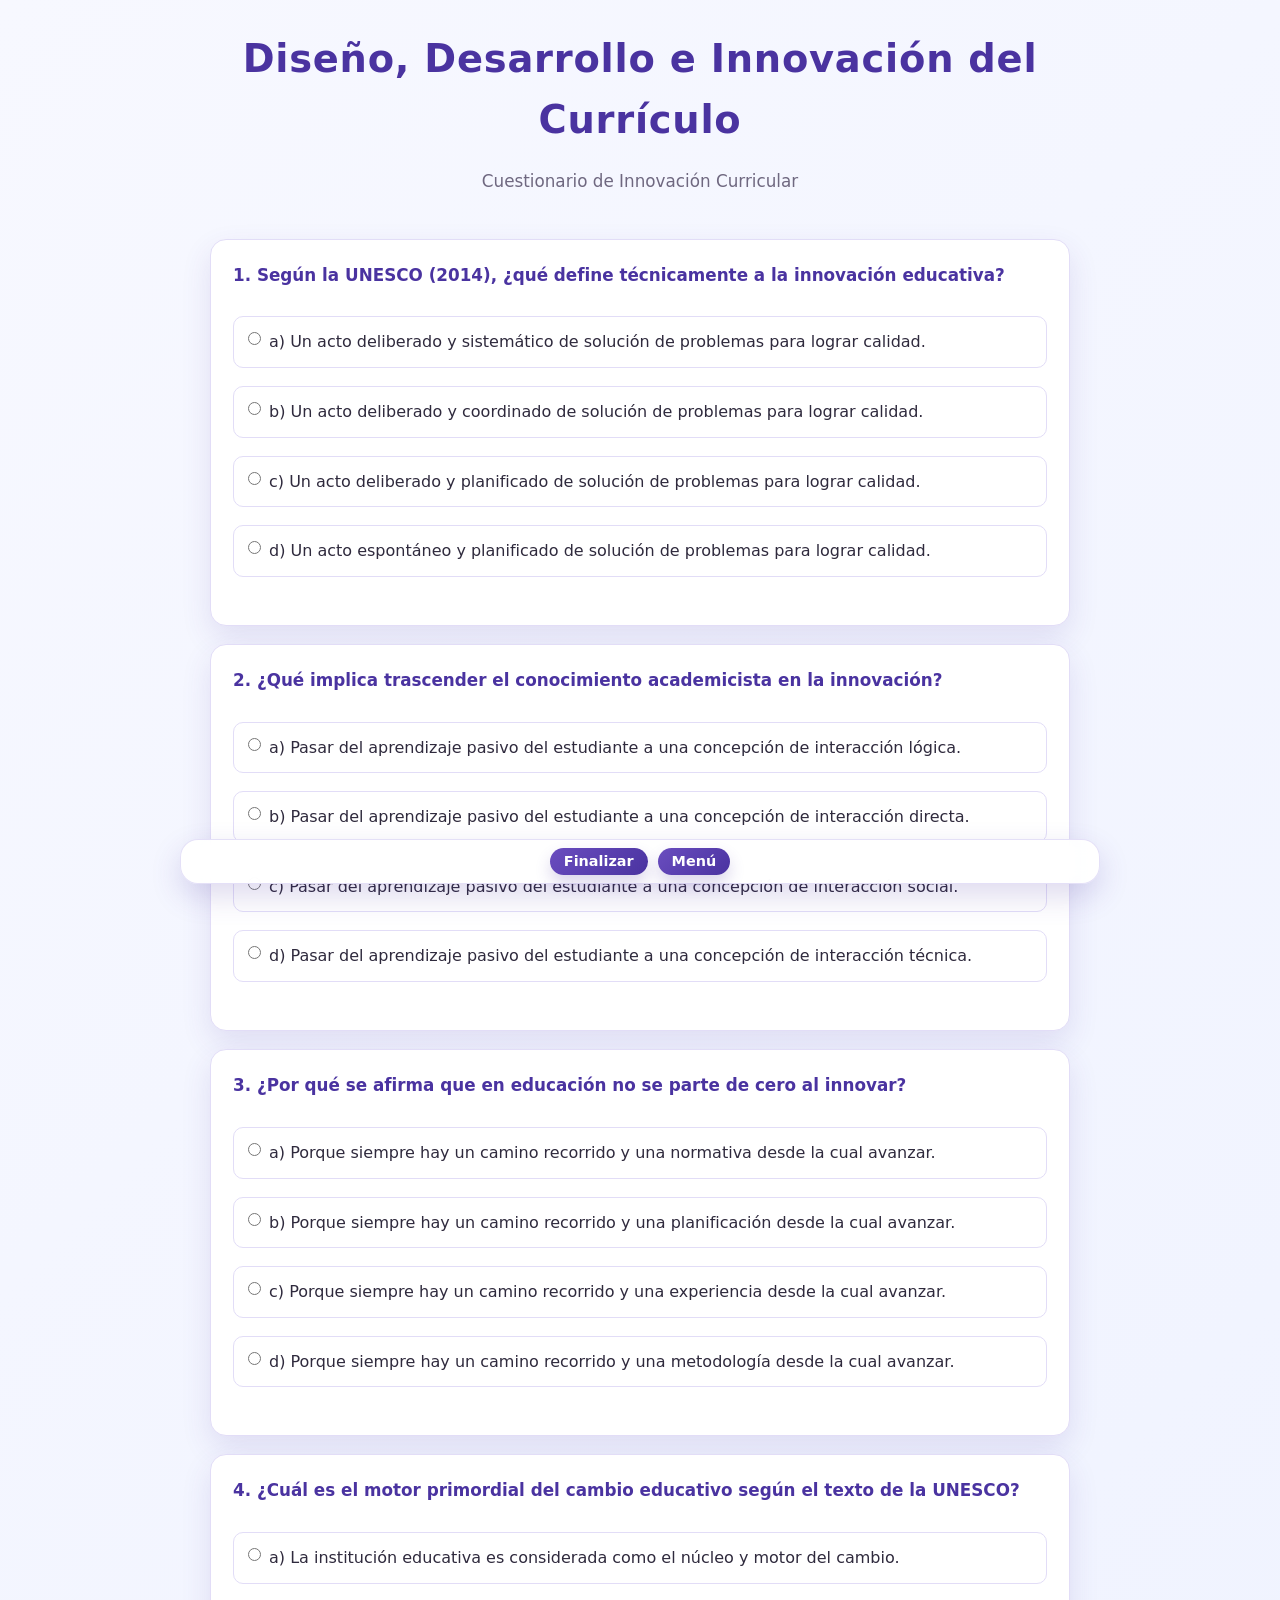
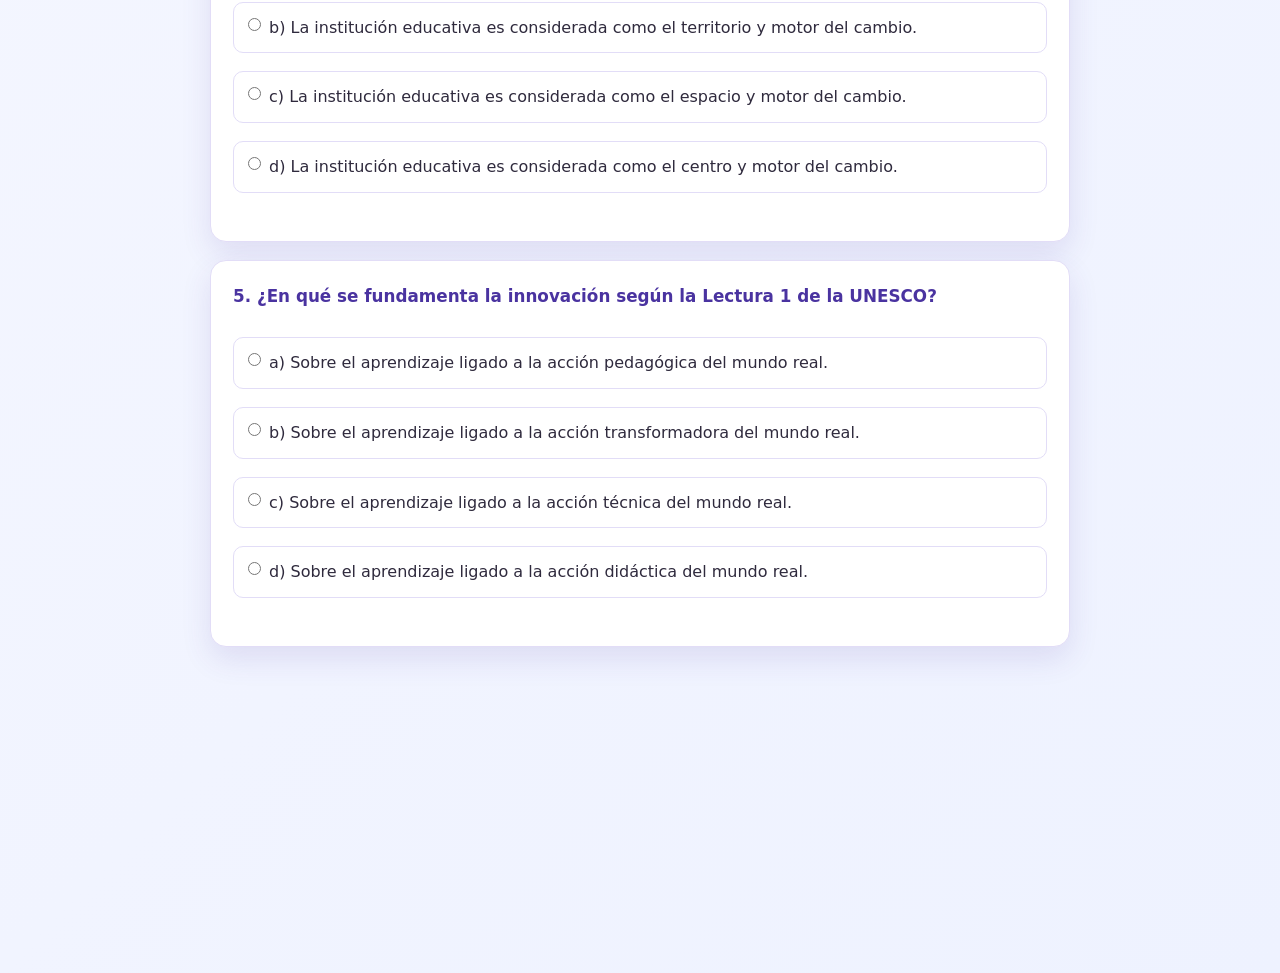
<file: innovacion_curriculo.html>
<!DOCTYPE html>
<html lang="es">
<head>
    <meta charset="UTF-8">
    <meta name="viewport" content="width=device-width, initial-scale=1.0">
    <title>Diseño, Desarrollo e Innovación del Currículo</title>
    <link rel="stylesheet" href="styles.css">
</head>
<body>
    <header class="main-header" role="banner">
        <div class="header-content">
            <div class="pc-doctor-title">PC DOCTOR</div>
            <p class="welcome-elaborado">MATERIAL ELABORADO POR EL:</p>
            <p class="welcome-profesor">Prof. Daniel Llanos</p>
            <p class="welcome-celular">📱 Celular: 75136639</p>
        </div>
    </header>
    <div class="container">
        <h1 class="main-title">Diseño, Desarrollo e Innovación del Currículo</h1>
        <p class="subtitle">Cuestionario de Innovación Curricular</p>
        <div id="quiz-container"></div>
    </div>

    <script>
        const quizData = [
            {
                q: "1. Según la UNESCO (2014), ¿qué define técnicamente a la innovación educativa?",
                options: [
                    "a) Un acto deliberado y planificado de solución de problemas para lograr calidad.",
                    "b) Un acto espontáneo y planificado de solución de problemas para lograr calidad.",
                    "c) Un acto deliberado y sistemático de solución de problemas para lograr calidad.",
                    "d) Un acto deliberado y coordinado de solución de problemas para lograr calidad."
                ],
                correct: 0,
                retro: "Busca superar el paradigma tradicional y el aprendizaje pasivo [1, 2]."
            },
            {
                q: "2. ¿Qué implica trascender el conocimiento academicista en la innovación?",
                options: [
                    "a) Pasar del aprendizaje pasivo del estudiante a una concepción de interacción social.",
                    "b) Pasar del aprendizaje pasivo del estudiante a una concepción de interacción técnica.",
                    "c) Pasar del aprendizaje pasivo del estudiante a una concepción de interacción lógica.",
                    "d) Pasar del aprendizaje pasivo del estudiante a una concepción de interacción directa."
                ],
                correct: 0,
                retro: "El aprendizaje es interacción y se construye entre todos los actores [1]."
            },
            {
                q: "3. ¿Por qué se afirma que en educación no se parte de cero al innovar?",
                options: [
                    "a) Porque siempre hay un camino recorrido y una experiencia desde la cual avanzar.",
                    "b) Porque siempre hay un camino recorrido y una normativa desde la cual avanzar.",
                    "c) Porque siempre hay un camino recorrido y una planificación desde la cual avanzar.",
                    "d) Porque siempre hay un camino recorrido y una metodología desde la cual avanzar."
                ],
                correct: 0,
                retro: "La innovación se asienta en los contextos específicos de cada institución [3]."
            },
            {
                q: "4. ¿Cuál es el motor primordial del cambio educativo según el texto de la UNESCO?",
                options: [
                    "a) La institución educativa es considerada como el territorio y motor del cambio.",
                    "b) La institución educativa es considerada como el espacio y motor del cambio.",
                    "c) La institución educativa es considerada como el núcleo y motor del cambio.",
                    "d) La institución educativa es considerada como el centro y motor del cambio."
                ],
                correct: 0,
                retro: "Se revaloriza el rol del docente como actor fundamental del cambio [4]."
            },
            {
                q: "5. ¿En qué se fundamenta la innovación según la Lectura 1 de la UNESCO?",
                options: [
                    "a) Sobre el aprendizaje ligado a la acción transformadora del mundo real.",
                    "b) Sobre el aprendizaje ligado a la acción pedagógica del mundo real.",
                    "c) Sobre el aprendizaje ligado a la acción técnica del mundo real.",
                    "d) Sobre el aprendizaje ligado a la acción didáctica del mundo real."
                ],
                correct: 0,
                retro: "Produce características que no se dan por generación espontánea [5]."
            },
            {
                q: "6. ¿Qué proceso grupal es necesario para que la innovación sea una resultante social?",
                options: [
                    "a) Un proceso mediado por el debate, el diálogo y la negociación de posiciones.",
                    "b) Un proceso mediado por el debate, el diálogo y la integración de posiciones.",
                    "c) Un proceso mediado por el debate, el diálogo y la unificación de posiciones.",
                    "d) Un proceso mediado por el debate, el diálogo y la resolución de posiciones."
                ],
                correct: 0,
                retro: "Es el resultado de una construcción colectiva y crítica [6, 7]."
            },
            {
                q: "7. ¿Qué significa que la innovación produce 'autopoiesis' en el sistema?",
                options: [
                    "a) Una reorganización del sistema que hace visible su carácter de tipo abierto.",
                    "b) Una reorganización del sistema que hace visible su carácter de tipo dinámico.",
                    "c) Una reorganización del sistema que hace visible su carácter de tipo flexible.",
                    "d) Una reorganización del sistema que hace visible su carácter de tipo evolutivo."
                ],
                correct: 0,
                retro: "Se refiere a la organización de lo vivo y su capacidad de auto-crearse [8, 9]."
            },
            {
                q: "8. ¿Cómo evita la innovación la parálisis de las instituciones educativas?",
                options: [
                    "a) Flexibilizando a las instituciones para dar respuesta a los cambios sociales.",
                    "b) Flexibilizando a las instituciones para dar respuesta a los cambios técnicos.",
                    "c) Flexibilizando a las instituciones para dar respuesta a los cambios externos.",
                    "d) Flexibilizando a las instituciones para dar respuesta a los cambios directos."
                ],
                correct: 0,
                retro: "Construye sistemas menos individualistas y mucho más participativos [8]."
            },
            {
                q: "9. ¿Con qué concepto relaciona la UNESCO la 'calidad' más allá de la eficacia?",
                options: [
                    "a) Se relaciona directamente con el enfoque de derechos humanos en educación.",
                    "b) Se relaciona directamente con el enfoque de rendición de cuentas en educación.",
                    "c) Se relaciona directamente con el enfoque de competitividad en educación.",
                    "d) Se relaciona directamente con el enfoque de estandarización en educación."
                ],
                correct: 0,
                retro: "Implica relevancia, pertinencia, equidad e interculturalidad [9, 10]."
            },
            {
                q: "10. ¿Qué dimensión de la calidad se refiere a la educación contextualizada territorialmente?",
                options: [
                    "a) La educación pertinente; adecuada a las características del entorno particular.",
                    "b) La educación relevante; adecuada a las características del entorno particular.",
                    "c) La educación equitativa; adecuada a las características del entorno particular.",
                    "d) La educación eficiente; adecuada a las características del entorno particular."
                ],
                correct: 0,
                retro: "La calidad exige que la educación sea afincada en matrices culturales [10]."
            },
            {
                q: "11. ¿Cuál es la diferencia fundamental entre una simple mejora y una innovación?",
                options: [
                    "a) La innovación es una transformación y ruptura con los esquemas vigentes.",
                    "b) La innovación es una transformación y ajuste con los esquemas vigentes.",
                    "c) La innovación es una transformación y mejora con los esquemas vigentes.",
                    "d) La innovación es una transformación y avance con los esquemas vigentes."
                ],
                correct: 0,
                retro: "Solo ocurre innovación si el cambio apunta a transformaciones profundas [11, 12]."
            },
            {
                q: "12. ¿Por qué introducir computadoras no es necesariamente una innovación?",
                options: [
                    "a) Porque son mejoras importantes que no siempre transforman el enfoque educativo.",
                    "b) Porque son mejoras importantes que no siempre transforman la técnica educativa.",
                    "c) Porque son mejoras importantes que no siempre transforman la gestión educativa.",
                    "d) Porque son mejoras importantes que no siempre transforman la norma educativa."
                ],
                correct: 0,
                retro: "Requiere cambios estructurales en el rol docente y las estrategias [12]."
            },
            {
                q: "13. ¿Qué son los 'modelos mentales' según la Lectura 1 de la Unidad 2?",
                options: [
                    "a) Estructuras de pensamiento que condicionan formas de pensar y actuar.",
                    "b) Estructuras de pensamiento que condicionan formas de guiar y actuar.",
                    "c) Estructuras de pensamiento que condicionan formas de ver y actuar.",
                    "d) Estructuras de pensamiento que condicionan formas de juzgar y actuar."
                ],
                correct: 0,
                retro: "Operan sin que la persona se dé cuenta, manteniendo prejuicios [13]."
            },
            {
                q: "14. ¿Cuál es el primer paso para modificar modelos mentales limitantes?",
                options: [
                    "a) Identificarlos, observarlos y reconocer el efecto sobre nuestras acciones.",
                    "b) Identificarlos, observarlos y reconocer el efecto sobre nuestras teorías.",
                    "c) Identificarlos, observarlos y reconocer el efecto sobre nuestras lógicas.",
                    "d) Identificarlos, observarlos y reconocer el efecto sobre nuestras normas."
                ],
                correct: 0,
                retro: "Solo tras el reconocimiento es posible optar por modificarlos [14]."
            },
            {
                q: "15. ¿Qué supone toda innovación respecto al terreno de lo conocido?",
                options: [
                    "a) Entrar en el terreno de lo desconocido; implica riesgo e incertidumbre.",
                    "b) Entrar en el terreno de lo desconocido; implica riesgo y desorden.",
                    "c) Entrar en el terreno de lo desconocido; implica riesgo y conflicto.",
                    "d) Entrar en el terreno de lo desconocido; implica riesgo y ruptura."
                ],
                correct: 0,
                retro: "No hay aprendizaje sin desequilibrio ni conflicto cognitivo [15]."
            },
            {
                q: "16. ¿Por qué es vital un clima de confianza durante la innovación?",
                options: [
                    "a) Para atreverse a asumir riesgos y no censurar los errores de aprendizaje.",
                    "b) Para atreverse a asumir riesgos y no censurar las dudas de aprendizaje.",
                    "c) Para atreverse a asumir riesgos y no censurar las fallas de aprendizaje.",
                    "d) Para atreverse a asumir riesgos y no censurar los cambios de aprendizaje."
                ],
                correct: 0,
                retro: "El error forma parte del proceso y es fuente de aprendizaje [15]."
            },
            {
                q: "17. ¿A qué se refiere la 'micropolítica' institucional según Blase (2002)?",
                options: [
                    "a) Al uso del poder formal e informal por individuos para alcanzar metas.",
                    "b) Al uso del poder formal e informal por individuos para alcanzar planes.",
                    "c) Al uso del poder formal e informal por individuos para alcanzar temas.",
                    "d) Al uso del poder formal e informal por individuos para alcanzar actos."
                ],
                correct: 0,
                retro: "Las escuelas son organizaciones políticas donde el poder es central [16]."
            },
            {
                q: "18. ¿Cómo afecta la fuerza del 'status quo' al cambio institucional?",
                options: [
                    "a) Casi descarta automáticamente el cambio por parecer incorrecto o antinatural.",
                    "b) Casi descarta automáticamente el cambio por parecer inadecuado o antinatural.",
                    "c) Casi descarta automáticamente el cambio por parecer inservible o antinatural.",
                    "d) Casi descarta automáticamente el cambio por parecer inútil o antinatural."
                ],
                correct: 0,
                retro: "El status quo se defiende mediante tradiciones y relaciones de poder [17]."
            },
            {
                q: "19. ¿Qué favoreció el sentido de eficacia política docente según Blase?",
                options: [
                    "a) El empleo de un enfoque basado en el liderazgo facilitador del director.",
                    "b) El empleo de un enfoque basado en el liderazgo directivo del director.",
                    "c) El empleo de un enfoque basado en el liderazgo técnico del director.",
                    "d) El empleo de un enfoque basado en el liderazgo jerárquico del director."
                ],
                correct: 0,
                retro: "Fomenta la autonomía y la aceptación de riesgos en el equipo [18, 19]."
            },
            {
                q: "20. ¿Qué se requiere para una implementación exitosa de la reestructuración?",
                options: [
                    "a) Proteger a las escuelas de interferencias y contar con apoyo político oficial.",
                    "b) Proteger a las escuelas de interferencias y contar con apoyo técnico oficial.",
                    "c) Proteger a las escuelas de interferencias y contar con apoyo social oficial.",
                    "d) Proteger a las escuelas de interferencias y contar con apoyo docente oficial."
                ],
                correct: 0,
                retro: "El apoyo de las autoridades es vital para sostener nuevos programas [20]."
            },
            {
                q: "21. ¿Qué es la 'Fase 1: Intencionalidad' del proceso innovador?",
                options: [
                    "a) La comunidad se interroga acerca de lo que quiere transformar y por qué.",
                    "b) La comunidad se interroga acerca de lo que quiere gestionar y por qué.",
                    "c) La comunidad se interroga acerca de lo que quiere técnica y por qué.",
                    "d) La comunidad se interroga acerca de lo que quiere norma y por qué."
                ],
                correct: 0,
                retro: "Define el horizonte hacia el cual se quiere llegar como grupo [21]."
            },
            {
                q: "22. ¿Qué se requiere en la 'Fase 2: Planificación' según el ciclo?",
                options: [
                    "a) Elaborar una programación que permita conocer cómo implementar el cambio.",
                    "b) Elaborar una programación que permita conocer cómo gestionar el cambio.",
                    "c) Elaborar una programación que permita conocer cómo técnica el cambio.",
                    "d) Elaborar una programación que permita conocer cómo norma el cambio."
                ],
                correct: 0,
                retro: "Requiere información clara sobre la situación de partida del centro [22]."
            },
            {
                q: "23. ¿Qué recursos se deben identificar en la Fase 3 del proceso?",
                options: [
                    "a) Materiales, humanos, tecnológicos e infraestructura disponibles y requeridos.",
                    "b) Materiales, humanos, tecnológicos e institucionales disponibles y requeridos.",
                    "c) Materiales, humanos, tecnológicos e administrativos disponibles y requeridos.",
                    "d) Materiales, humanos, tecnológicos e pedagógicos disponibles y requeridos."
                ],
                correct: 0,
                retro: "Permite establecer la viabilidad real del proyecto innovador [23]."
            },
            {
                q: "24. ¿Qué factor es fundamental en la Fase 4 de Implementación?",
                options: [
                    "a) La flexibilidad para tomar en consideración los imprevistos que surjan.",
                    "b) La flexibilidad para tomar en consideración los técnicos que surjan.",
                    "c) La flexibilidad para tomar en consideración los normas que surjan.",
                    "d) La flexibilidad para tomar en consideración los gestiones que surjan."
                ],
                correct: 0,
                retro: "Se deben registrar acciones y resultados para ajustes necesarios [24]."
            },
            {
                q: "25. ¿Qué es la 'Fase 6: Sistematización' en el proceso de la UNESCO?",
                options: [
                    "a) Proceso de construcción colectiva del saber donde se registra el proceso.",
                    "b) Proceso de construcción colectiva del saber donde se registra la técnica.",
                    "c) Proceso de construcción colectiva del saber donde se registra la norma.",
                    "d) Proceso de construcción colectiva del saber donde se registra la guía."
                ],
                correct: 0,
                retro: "Implica la redefinición de la experiencia y el liderazgo [25]."
            },
            {
                q: "26. En el caso 'El agua asunto vital', ¿cuál era la problemática central?",
                options: [
                    "a) El consumo de agua de baja calidad que ocasionaba problemas de salud.",
                    "b) El consumo de agua de baja calidad que ocasionaba problemas de técnica.",
                    "c) El consumo de agua de baja calidad que ocasionaba problemas de gestión.",
                    "d) El consumo de agua de baja calidad que ocasionaba problemas de norma."
                ],
                correct: 0,
                retro: "La escuela vinculó saberes escolares con la realidad local del agua [26]."
            },
            {
                q: "27. ¿Qué metodología fundamentó la investigación del caso colombiano?",
                options: [
                    "a) La investigación-acción participativa sobre imaginarios de la comunidad.",
                    "b) La investigación-acción técnica sobre imaginarios de la comunidad.",
                    "c) La investigación-acción directa sobre imaginarios de la comunidad.",
                    "d) La investigación-acción lógica sobre imaginarios de la comunidad."
                ],
                correct: 0,
                retro: "Se realizaron entrevistas sobre leyendas y rituales vinculados al agua [27]."
            },
            {
                q: "28. ¿Qué tensión surgió en el proyecto respecto al saber escolar?",
                options: [
                    "a) Entre mantener el saber mágico religioso o posibilitar el científico.",
                    "b) Entre mantener el saber mágico religioso o posibilitar el técnico.",
                    "c) Entre mantener el saber mágico religioso o posibilitar el directo.",
                    "d) Entre mantener el saber mágico religioso o posibilitar el lógico."
                ],
                correct: 0,
                retro: "Es una tensión consustancial al sentido del saber institucional [28]."
            },
            {
                q: "29. ¿Qué áreas curriculares pretendía involucrar el trabajo por proyectos?",
                options: [
                    "a) Castellano, naturales, sociales y educación de tipo artística.",
                    "b) Castellano, naturales, sociales y educación de tipo técnica.",
                    "c) Castellano, naturales, sociales y educación de tipo lógica.",
                    "d) Castellano, naturales, sociales y educación de tipo directa."
                ],
                correct: 0,
                retro: "Buscaba eliminar los compartimentos aislados del saber [29]."
            },
            {
                q: "30. ¿Cuál es el riesgo de considerar la innovación solo como un producto?",
                options: [
                    "a) Se corre el riesgo de caer en la rutina y modelos fijos instalados.",
                    "b) Se corre el riesgo de caer en la rutina y modelos técnicos instalados.",
                    "c) Se corre el riesgo de caer en la rutina y modelos directos instalados.",
                    "d) Se corre el riesgo de caer en la rutina y modelos lógicos instalados."
                ],
                correct: 0,
                retro: "La innovación es un proceso siempre inconcluso y en revisión [30]."
            },
            {
                q: "31. ¿Qué se entiende por 'encrucijada de culturas' en el proyecto?",
                options: [
                    "a) Confluencia de rasgos de la cultura campesina y de las culturas urbanas.",
                    "b) Confluencia de rasgos de la cultura campesina y de las culturas técnicas.",
                    "c) Confluencia de rasgos de la cultura campesina y de las culturas lógicas.",
                    "d) Confluencia de rasgos de la cultura campesina y de las culturas directas."
                ],
                correct: 0,
                retro: "Lo pedagógico se convierte en factor de reconocimiento de diversidad [31]."
            },
            {
                q: "32. ¿Qué es la 'conciencia utópica' mencionada por Paulo Freire?",
                options: [
                    "a) La movilización e intencionalidad para crear un nuevo orden de prácticas.",
                    "b) La movilización e intencionalidad para crear un nuevo orden de técnicas.",
                    "c) La movilización e intencionalidad para crear un nuevo orden de gestiones.",
                    "d) La movilización e intencionalidad para crear un nuevo orden de normas."
                ],
                correct: 0,
                retro: "Supone alterar el sentido de las prácticas educacionales corrientes [32]."
            },
            {
                q: "33. ¿Cómo deben ser las relaciones en el trabajo colaborativo?",
                options: [
                    "a) Relaciones más horizontales y de complementariedad entre los actores.",
                    "b) Relaciones más horizontales y de complementariedad entre los técnicos.",
                    "c) Relaciones más horizontales y de complementariedad entre los gestores.",
                    "d) Relaciones más horizontales y de complementariedad entre los expertos."
                ],
                correct: 0,
                retro: "Incluye la colaboración con familias y entre estudiantes [33]."
            },
            {
                q: "34. ¿Qué caracteriza a las innovaciones de los años 90?",
                options: [
                    "a) Asociadas a modelos de descentralización y autonomía de los centros.",
                    "b) Asociadas a modelos de descentralización y autonomía de los técnicos.",
                    "c) Asociadas a modelos de descentralización y autonomía de los gestores.",
                    "d) Asociadas a modelos de descentralización y autonomía de los expertos."
                ],
                correct: 0,
                retro: "Promovieron la participación en los cambios educativos locales [34]."
            },
            {
                q: "35. ¿Cuál es el papel del saber previo en el proceso de innovación?",
                options: [
                    "a) Es sometido a prueba en los diferentes niveles de la experiencia grupal.",
                    "b) Es sometido a prueba en los diferentes niveles de la experiencia técnica.",
                    "c) Es sometido a prueba en los diferentes niveles de la experiencia lógica.",
                    "d) Es sometido a prueba en los diferentes niveles de la experiencia directa."
                ],
                correct: 0,
                retro: "Permite aprender de los errores mediante la reflexión permanente [6, 8]."
            },
            {
                q: "36. ¿Qué sucede durante los periodos de estabilidad política escolar?",
                options: [
                    "a) El poder político suele darse por sentado cimentado en la cultura.",
                    "b) El poder político suele darse por sentado cimentado en la técnica.",
                    "c) El poder político suele darse por sentado cimentado en la lógica.",
                    "d) El poder político suele darse por sentado cimentado en la gestión."
                ],
                correct: 0,
                retro: "Las estructuras trabajan para preservar el status quo organizacional [17]."
            },
            {
                q: "37. ¿Qué efecto tiene la falta de certeza en las interacciones micropolíticas?",
                options: [
                    "a) Las dinámicas de cambio provocan e intensifican tales interacciones.",
                    "b) Las dinámicas de cambio provocan e intensifican tales técnicas.",
                    "c) Las dinámicas de cambio provocan e intensifican tales lógicas.",
                    "d) Las dinámicas de cambio provocan e intensifican tales gestiones."
                ],
                correct: 0,
                retro: "La ambigüedad hace que el poder y la política sean más visibles [35]."
            },
            {
                q: "38. ¿Qué se recomienda para evaluar el proceso de innovación (Fase 5)?",
                options: [
                    "a) Utilizar indicadores de resultados, de procesos y de estrategias educativas.",
                    "b) Utilizar indicadores de resultados, de procesos y de estrategias técnicas.",
                    "c) Utilizar indicadores de resultados, de procesos y de estrategias lógicas.",
                    "d) Utilizar indicadores de resultados, de procesos y de estrategias directas."
                ],
                correct: 0,
                retro: "Se pueden incluir diarios y bitácoras para la sistematización [36]."
            },
            {
                q: "39. ¿Cuál es el propósito del Carnaval Soloriental en el caso colombiano?",
                options: [
                    "a) Establecer un puente entre escuelas para dotar de sentido al trabajo escolar.",
                    "b) Establecer un puente entre escuelas para dotar de sentido al trabajo técnico.",
                    "c) Establecer un puente entre escuelas para dotar de sentido al trabajo lógico.",
                    "d) Establecer un puente entre escuelas para dotar de sentido al trabajo directo."
                ],
                correct: 0,
                retro: "Surgió como una celebración alternativa con participación comunal [37, 38]."
            },
            {
                q: "40. ¿Qué se espera del estudiante al finalizar un proyecto de innovación?",
                options: [
                    "a) Que conozca la realidad y se relacione con ella de modo ético y protector.",
                    "b) Que conozca la realidad y se relacione con ella de modo técnico y protector.",
                    "c) Que conozca la realidad y se relacione con ella de modo lógico y protector.",
                    "d) Que conozca la realidad y se relacione con ella de modo directo y protector."
                ],
                correct: 0,
                retro: "Busca incidir en las problemáticas que afectan a las comunidades [39]."
            },
            {
                q: "41. ¿Cuál es el significado etimológico de 'innovar' según el texto?",
                options: [
                    "a) Del latín innovare; que significa mudar o alterar las cosas introduciendo novedades.",
                    "b) Del latín innovare; que significa hallar o descubrir una cosa nueva o desconocida.",
                    "c) Del latín innovare; que significa crear u organizar las cosas introduciendo novedades.",
                    "d) Del latín innovare; que significa fijar o estructurar las cosas introduciendo novedades."
                ],
                correct: 0,
                retro: "Se diferencia de 'inventar', que es hallar algo desconocido [40]."
            },
            {
                q: "42. ¿Qué actitud permite aprender de la experiencia en la escuela innovadora?",
                options: [
                    "a) La indagación constante de nuevas ideas o propuestas de enseñanza en el aula.",
                    "b) La indagación constante de nuevas ideas o propuestas de gestión en el aula.",
                    "c) La indagación constante de nuevas ideas o propuestas de técnica en el aula.",
                    "d) La indagación constante de nuevas ideas o propuestas de norma en el aula."
                ],
                correct: 0,
                retro: "La indagación evita bloquear el camino hacia el aprendizaje docente [41]."
            },
            {
                q: "43. ¿Por qué se dice que la innovación tiene un 'carácter sistémico'?",
                options: [
                    "a) Porque introducir cambios en un componente repercute inmediatamente en los otros.",
                    "b) Porque introducir cambios en un componente repercute lógicamente en los otros.",
                    "c) Porque introducir cambios en un componente repercute directamente en los otros.",
                    "d) Porque introducir cambios en un componente repercute técnicamente en los otros."
                ],
                correct: 0,
                retro: "Cualquier cambio implica repensar todo el orden de la institución [42]."
            },
            {
                q: "44. ¿Qué metáfora musical se utiliza para la innovación educativa?",
                options: [
                    "a) Tocar una pieza de jazz; donde se va creando y corriendo límites al tocar.",
                    "b) Tocar una pieza de jazz; donde se va creando y corriendo metas al tocar.",
                    "c) Tocar una pieza de jazz; donde se va creando y corriendo actos al tocar.",
                    "d) Tocar una pieza de jazz; donde se va creando y corriendo temas al tocar."
                ],
                correct: 0,
                retro: "Se opone a la música clásica donde se sigue un libreto sin cambios [43]."
            },
            {
                q: "45. ¿Qué significa pasar del lenguaje de los 'actores' al de los 'autores'?",
                options: [
                    "a) El autor es la persona que crea, define su papel y es causa de una acción.",
                    "b) El autor es la persona que crea, define su papel y es causa de una técnica.",
                    "c) El autor es la persona que crea, define su papel y es causa de una norma.",
                    "d) El autor es la persona que crea, define su papel y es causa de una gestión."
                ],
                correct: 0,
                retro: "El actor solo ejecuta un papel previamente definido por otros [43]."
            },
            {
                q: "46. ¿Por qué es fundamental que la escuela deje de ser una institución aislada?",
                options: [
                    "a) Para conectarse con el mundo global a través de la participación en redes.",
                    "b) Para conectarse con el mundo global a través de la participación en grupos.",
                    "c) Para conectarse con el mundo global a través de la participación en centros.",
                    "d) Para conectarse con el mundo global a través de la participación en aulas."
                ],
                correct: 0,
                retro: "El intercambio con otros docentes enriquece el proceso innovador [44]."
            },
            {
                q: "47. ¿Qué tipo de pensamiento juega un papel clave en el trabajo en equipo?",
                options: [
                    "a) El pensamiento divergente; que valora la diversidad como algo enriquecedor.",
                    "b) El pensamiento divergente; que valora la diversidad como algo técnico.",
                    "c) El pensamiento divergente; que valora la diversidad como algo normativo.",
                    "d) El pensamiento divergente; que valora la diversidad como algo orientativo."
                ],
                correct: 0,
                retro: "Presupone múltiples puntos de vista frente a una misma realidad [45]."
            },
            {
                q: "48. ¿Qué caracteriza a las innovaciones de los años 90 históricamente?",
                options: [
                    "a) Estuvieron asociadas a modelos de descentralización y autonomía de centros.",
                    "b) Estuvieron asociadas a modelos de descentralización y autonomía técnica.",
                    "c) Estuvieron asociadas a modelos de descentralización y autonomía de gestión.",
                    "d) Estuvieron asociadas a modelos de descentralización y autonomía de expertos."
                ],
                correct: 0,
                retro: "Promovieron la participación en los cambios educativos locales [34]."
            },
            {
                q: "49. ¿Cuál es el Objetivo Estratégico 2 mencionado en el texto de la UNESCO?",
                options: [
                    "a) Estudiantes e instituciones que logran aprendizajes pertinentes y de calidad.",
                    "b) Estudiantes e instituciones que logran aprendizajes técnicos y de calidad.",
                    "c) Estudiantes e instituciones que logran aprendizajes directos y de calidad.",
                    "d) Estudiantes e instituciones que logran aprendizajes lógicos y de calidad."
                ],
                correct: 0,
                retro: "La innovación debe estar alineada con los objetivos del país [46, 47]."
            },
            {
                q: "50. ¿Cuál es la conclusión principal de la innovación docente según el texto?",
                options: [
                    "a) Revaloriza el rol del docente como protagonista del aprendizaje estudiantil.",
                    "b) Revaloriza el rol del docente como protagonista del aprendizaje técnico.",
                    "c) Revaloriza el rol del docente como protagonista del aprendizaje lógico.",
                    "d) Revaloriza el rol del docente como protagonista del aprendizaje directo."
                ],
                correct: 0,
                retro: "Permite que asuman un papel activo y protagónico en su práctica [48]."
            }
        ];

        const container = document.getElementById('quiz-container');
        quizData.forEach((item, index) => {
            const card = document.createElement('div');
            card.className = 'question-card';
            card.innerHTML = `<div class='question-text'><strong>${item.q}</strong></div>`;
            const list = document.createElement('ul');
            item.options.forEach((opt, idx) => {
                const li = document.createElement('li');
                li.innerText = opt;
                li.onclick = () => {
                    const allLi = list.querySelectorAll('li');
                    allLi.forEach(l => l.style.pointerEvents = 'none');
                    const fb = document.getElementById(`fb-${index}`);
                    fb.style.display = 'block';
                    if(idx === item.correct) {
                        li.classList.add('selected-correct');
                        fb.innerHTML = "¡Correcto! " + item.retro;
                        fb.style.background = "#d4edda";
                    } else {
                        li.classList.add('selected-incorrect');
                        fb.innerText = "¡Incorrrecto!";
                        fb.style.background = "#f8d7da";
                    }
                };
                list.appendChild(li);
            });
            card.appendChild(list);
            const fbDiv = document.createElement('div');
            fbDiv.id = `fb-${index}`; fbDiv.className = 'feedback';
            card.appendChild(fbDiv);
            container.appendChild(card);
        });
    </script>
    <script src="quiz-behavior.js"></script>
</body>
</html>
</file>
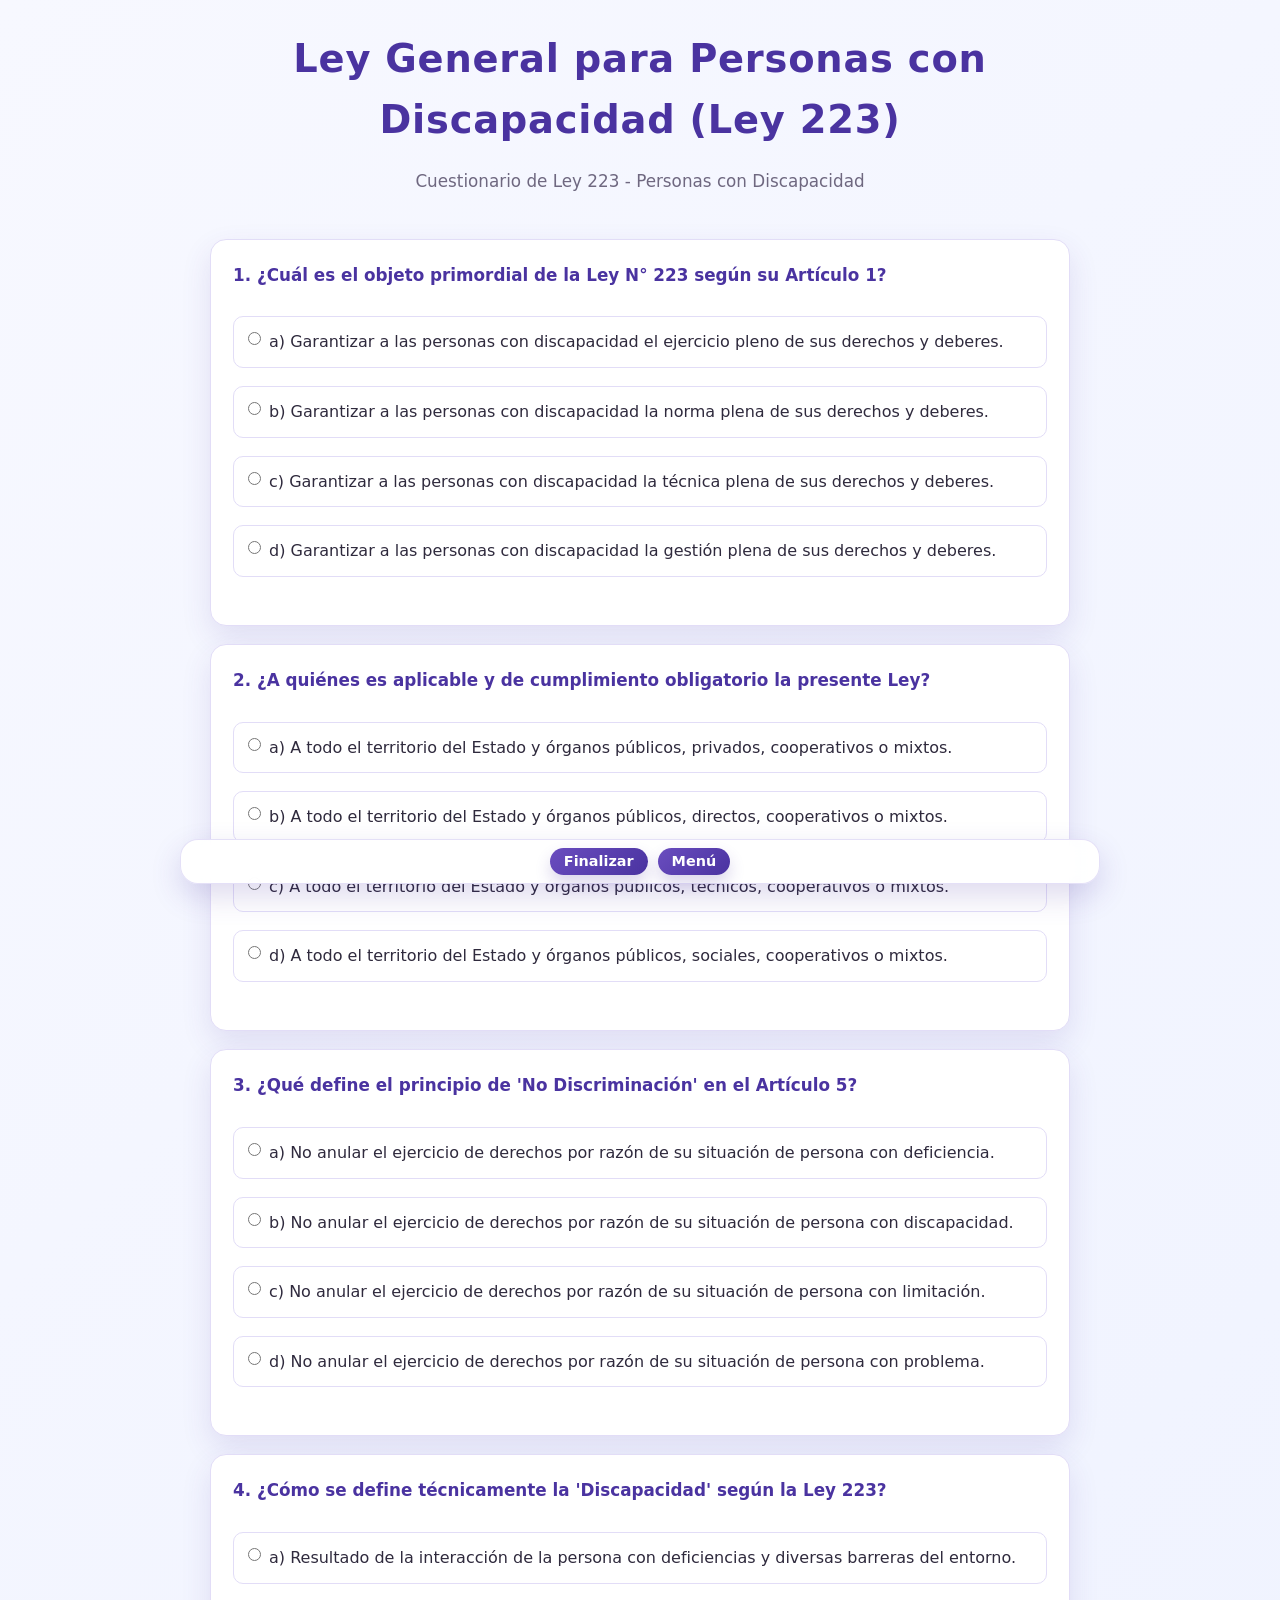
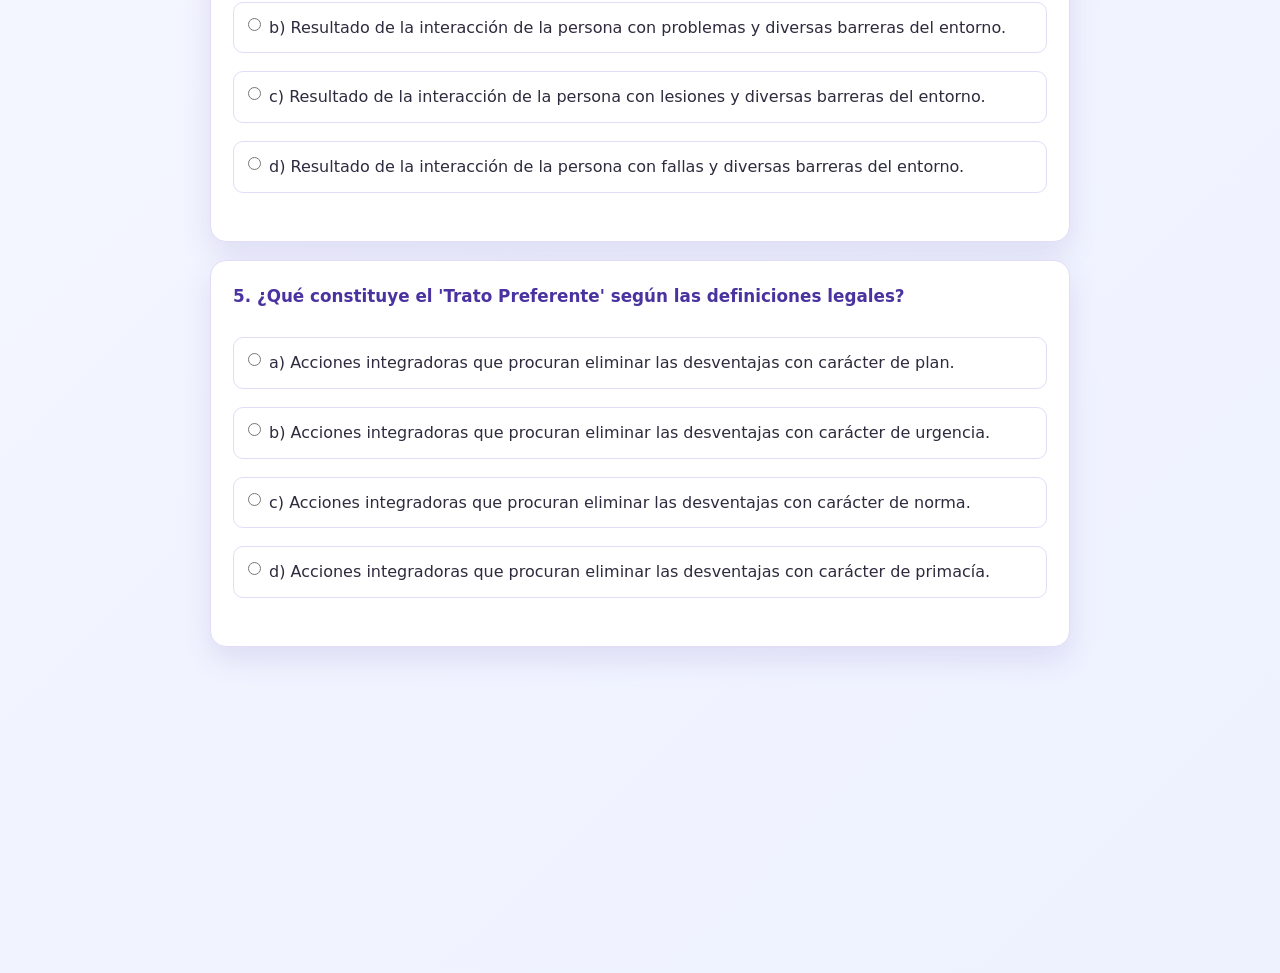
<file: Ley 223_dicapacidad.html>
<!DOCTYPE html>
<html lang="es">
<head>
    <meta charset="UTF-8">
    <meta name="viewport" content="width=device-width, initial-scale=1.0">
    <title>Ley General para Personas con Discapacidad (Ley 223)</title>
    <link rel="stylesheet" href="styles.css">
</head>
<body>
    <header class="main-header" role="banner">
        <div class="header-content">
            <div class="pc-doctor-title">PC DOCTOR</div>
            <p class="welcome-elaborado">MATERIAL ELABORADO POR EL:</p>
            <p class="welcome-profesor">Prof. Daniel Llanos</p>
            <p class="welcome-celular">📱 Celular: 75136639</p>
        </div>
    </header>
    <div class="container">
        <h1 class="main-title">Ley General para Personas con Discapacidad (Ley 223)</h1>
        <p class="subtitle">Cuestionario de Ley 223 - Personas con Discapacidad</p>
        <div id="quiz-container"></div>
    </div>

    <script>
        const quizData = [
            {
                q: "1. ¿Cuál es el objeto primordial de la Ley N° 223 según su Artículo 1?",
                options: [
                    "a) Garantizar a las personas con discapacidad el ejercicio pleno de sus derechos y deberes.",
                    "b) Garantizar a las personas con discapacidad la gestión plena de sus derechos y deberes.",
                    "c) Garantizar a las personas con discapacidad la técnica plena de sus derechos y deberes.",
                    "d) Garantizar a las personas con discapacidad la norma plena de sus derechos y deberes."
                ],
                correct: 0,
                retro: "Busca la igualdad de condiciones y equiparación de oportunidades bajo protección integral. [1]"
            },
            {
                q: "2. ¿A quiénes es aplicable y de cumplimiento obligatorio la presente Ley?",
                options: [
                    "a) A todo el territorio del Estado y órganos públicos, privados, cooperativos o mixtos.",
                    "b) A todo el territorio del Estado y órganos públicos, técnicos, cooperativos o mixtos.",
                    "c) A todo el territorio del Estado y órganos públicos, sociales, cooperativos o mixtos.",
                    "d) A todo el territorio del Estado y órganos públicos, directos, cooperativos o mixtos."
                ],
                correct: 0,
                retro: "Su ámbito de aplicación abarca todas las instituciones del Estado Plurinacional. [2]"
            },
            {
                q: "3. ¿Qué define el principio de 'No Discriminación' en el Artículo 5?",
                options: [
                    "a) No anular el ejercicio de derechos por razón de su situación de persona con discapacidad.",
                    "b) No anular el ejercicio de derechos por razón de su situación de persona con deficiencia.",
                    "c) No anular el ejercicio de derechos por razón de su situación de persona con limitación.",
                    "d) No anular el ejercicio de derechos por razón de su situación de persona con problema."
                ],
                correct: 0,
                retro: "Prohíbe cualquier forma de distinción, exclusión o preferencia fundada en la discapacidad. [3]"
            },
            {
                q: "4. ¿Cómo se define técnicamente la 'Discapacidad' según la Ley 223?",
                options: [
                    "a) Resultado de la interacción de la persona con deficiencias y diversas barreras del entorno.",
                    "b) Resultado de la interacción de la persona con problemas y diversas barreras del entorno.",
                    "c) Resultado de la interacción de la persona con lesiones y diversas barreras del entorno.",
                    "d) Resultado de la interacción de la persona con fallas y diversas barreras del entorno."
                ],
                correct: 0,
                retro: "Considera deficiencias físicas, psíquicas, intelectuales o sensoriales a largo plazo. [4]"
            },
            {
                q: "5. ¿Qué constituye el 'Trato Preferente' según las definiciones legales?",
                options: [
                    "a) Acciones integradoras que procuran eliminar las desventajas con carácter de primacía.",
                    "b) Acciones integradoras que procuran eliminar las desventajas con carácter de urgencia.",
                    "c) Acciones integradoras que procuran eliminar las desventajas con carácter de norma.",
                    "d) Acciones integradoras que procuran eliminar las desventajas con carácter de plan."
                ],
                correct: 0,
                retro: "Garantiza la equiparación e igualdad con el resto de las personas. [4]"
            },
            {
                q: "6. ¿Qué define a una 'Persona con Discapacidad Auditiva' según el Artículo 5?",
                options: [
                    "a) Persona con pérdida auditiva que estructura su experiencia a través del sentido de la visión.",
                    "b) Persona con pérdida auditiva que estructura su experiencia a través del sentido de la lógica.",
                    "c) Persona con pérdida auditiva que estructura su experiencia a través del sentido de la técnica.",
                    "d) Persona con pérdida auditiva que estructura su experiencia a través del sentido de la guía."
                ],
                correct: 0,
                retro: "Se enfrenta cotidianamente a barreras de comunicación que impiden su participación. [5]"
            },
            {
                q: "7. ¿Cómo se caracteriza técnicamente la 'Discapacidad Intelectual'?",
                options: [
                    "a) Deficiencias del sistema nervioso que limitan la inteligencia y la conducta adaptativa.",
                    "b) Deficiencias del sistema nervioso que limitan la técnica y la conducta adaptativa.",
                    "c) Deficiencias del sistema nervioso que limitan la lógica y la conducta adaptativa.",
                    "d) Deficiencias del sistema nervioso que limitan la gestión y la conducta adaptativa."
                ],
                correct: 0,
                retro: "Afecta el funcionamiento de la inteligencia y el desarrollo psicológico evolutivo. [6]"
            },
            {
                q: "8. ¿Qué se entiende por 'Discapacidad Múltiple' en el marco de esta Ley?",
                options: [
                    "a) Aquella generada por múltiples deficiencias sean físicas, sensoriales o intelectuales.",
                    "b) Aquella generada por múltiples deficiencias sean físicas, técnicas o intelectuales.",
                    "c) Aquella generada por múltiples deficiencias sean físicas, lógicas o intelectuales.",
                    "d) Aquella generada por múltiples deficiencias sean físicas, directas o intelectuales."
                ],
                correct: 0,
                retro: "Combina dos o más discapacidades que requieren apoyos específicos. [7]"
            },
            {
                q: "9. ¿Cuál es la definición de 'Grado de Discapacidad Grave'?",
                options: [
                    "a) Imposibilidad de realizar la mayoría de actividades diarias, requiriendo asistencia de otros.",
                    "b) Imposibilidad de realizar la mayoría de actividades diarias, requiriendo asistencia técnica.",
                    "c) Imposibilidad de realizar la mayoría de actividades diarias, requiriendo asistencia directa.",
                    "d) Imposibilidad de realizar la mayoría de actividades diarias, requiriendo asistencia social."
                ],
                correct: 0,
                retro: "Afecta actividades de autocuidado y la independencia personal. [8]"
            },
            {
                q: "10. ¿Qué caracteriza al 'Grado de Discapacidad Muy Grave'?",
                options: [
                    "a) Imposibilidad de realizar las actividades diarias y requiere asistencia permanente.",
                    "b) Imposibilidad de realizar las actividades diarias y requiere asistencia técnica.",
                    "c) Imposibilidad de realizar las actividades diarias y requiere asistencia lógica.",
                    "d) Imposibilidad de realizar las actividades diarias y requiere asistencia directa."
                ],
                correct: 0,
                retro: "Es el grado máximo de dependencia funcional según la normativa. [8]"
            },
            {
                q: "11. ¿Qué se entiende por 'Educación Inclusiva' según el Artículo 5 literal r?",
                options: [
                    "a) Respuesta a la diversidad mediante adaptaciones físicas, curriculares y apoyos.",
                    "b) Respuesta a la diversidad mediante adaptaciones técnicas, curriculares y apoyos.",
                    "c) Respuesta a la diversidad mediante adaptaciones lógicas, curriculares y apoyos.",
                    "d) Respuesta a la diversidad mediante adaptaciones directas, curriculares y apoyos."
                ],
                correct: 0,
                retro: "Busca mayor participación en el aprendizaje y reducir la exclusión. [9]"
            },
            {
                q: "12. ¿Qué son los 'Ajustes Razonables' en el contexto de la discapacidad?",
                options: [
                    "a) Modificaciones necesarias que no impongan una carga desproporcionada o indebida.",
                    "b) Modificaciones necesarias que no impongan una carga técnica o indebida.",
                    "c) Modificaciones necesarias que no impongan una carga lógica o indebida.",
                    "d) Modificaciones necesarias que no impongan una carga directa o indebida."
                ],
                correct: 0,
                retro: "Garantizan el goce de derechos humanos en casos particulares. [10]"
            },
            {
                q: "13. ¿Cuál es la obligación de la familia respecto a la persona con discapacidad?",
                options: [
                    "a) Proporcionar protección y bienestar promoviendo su autonomía y autodeterminación.",
                    "b) Proporcionar protección y bienestar promoviendo su técnica y autodeterminación.",
                    "c) Proporcionar protección y bienestar promoviendo su gestión y autodeterminación.",
                    "d) Proporcionar protección y bienestar promoviendo su norma y autodeterminación."
                ],
                correct: 0,
                retro: "La familia es el primer espacio de inclusión social obligada. [11]"
            },
            {
                q: "14. ¿Qué garantiza el Estado respecto al derecho a la educación (Art. 10)?",
                options: [
                    "a) El acceso y permanencia en el Sistema Educativo Plurinacional de forma inclusiva.",
                    "b) El acceso y permanencia en el Sistema Educativo Plurinacional de forma técnica.",
                    "c) El acceso y permanencia en el Sistema Educativo Plurinacional de forma directa.",
                    "d) El acceso y permanencia en el Sistema Educativo Plurinacional de forma lógica."
                ],
                correct: 0,
                retro: "La educación debe ser inclusiva e integral para todos los estudiantes. [12]"
            },
            {
                q: "15. ¿Qué derecho político se reconoce específicamente en actos eleccionarios?",
                options: [
                    "a) Votar acompañados de una persona de confianza elegida por ellos mismos.",
                    "b) Votar acompañados de una persona de confianza elegida por el tribunal.",
                    "c) Votar acompañados de una persona de confianza elegida por la familia.",
                    "d) Votar acompañados de una persona de confianza elegida por el centro."
                ],
                correct: 0,
                retro: "Se deben introducir ajustes razonables para que voten libremente. [13]"
            },
            {
                q: "16. ¿Qué sucede con los beneficios de las personas a cargo si cometen violencia?",
                options: [
                    "a) Perderán los beneficios a su favor establecidos en la presente Ley.",
                    "b) Perderán los beneficios a su favor establecidos en la técnica de la Ley.",
                    "c) Perderán los beneficios a su favor establecidos en la norma de la Ley.",
                    "d) Perderán los beneficios a su favor establecidos en la gestión de la Ley."
                ],
                correct: 0,
                retro: "Aplica en casos de violencia doméstica, abusos o discriminación. [14, 15]"
            },
            {
                q: "17. ¿Cuál es un deber fundamental de la persona con discapacidad (Art. 22)?",
                options: [
                    "a) Cumplir y hacer cumplir la Constitución Política del Estado y las leyes.",
                    "b) Cumplir y hacer cumplir la técnica Política del Estado y las leyes.",
                    "c) Cumplir y hacer cumplir la gestión Política del Estado y las leyes.",
                    "d) Cumplir y hacer cumplir la norma Política del Estado y las leyes."
                ],
                correct: 0,
                retro: "Deben también respetar, valorar y defender los derechos humanos. [16, 17]"
            },
            {
                q: "18. ¿A qué se refiere la 'Renta Solidaria' establecida en el Artículo 28?",
                options: [
                    "a) Un beneficio económico para personas con discapacidad grave y muy grave.",
                    "b) Un beneficio económico para personas con discapacidad técnica y muy grave.",
                    "c) Un beneficio económico para personas con discapacidad lógica y muy grave.",
                    "d) Un beneficio económico para personas con discapacidad directa y muy grave."
                ],
                correct: 0,
                retro: "No la perciben las personas con discapacidad visual ni funcionarios públicos. [18]"
            },
            {
                q: "19. ¿Qué garantiza el Estado en el ámbito de la formación docente (Art. 31)?",
                options: [
                    "a) Planes de estudio que habiliten a maestros para la enseñanza personalizada.",
                    "b) Planes de estudio que habiliten a maestros para la enseñanza técnica.",
                    "c) Planes de estudio que habiliten a maestros para la enseñanza lógica.",
                    "d) Planes de estudio que habiliten a maestros para la enseñanza directa."
                ],
                correct: 0,
                retro: "Se deben formar equipos multidisciplinarios para la inclusión educativa. [19, 20]"
            },
            {
                q: "20. ¿Qué obligación tienen las Universidades respecto a los diplomas académicos?",
                options: [
                    "a) Extender de manera gratuita los diplomas académicos y títulos a estas personas.",
                    "b) Extender de manera gratuita los diplomas académicos y títulos a estos técnicos.",
                    "c) Extender de manera gratuita los diplomas académicos y títulos a estos centros.",
                    "d) Extender de manera gratuita los diplomas académicos y títulos a estos grupos."
                ],
                correct: 0,
                retro: "Es un beneficio de gratuidad para facilitar el egreso profesional. [21]"
            },
            {
                q: "21. ¿Qué instrumentos de apoyo deben facilitar los Institutos y Universidades?",
                options: [
                    "a) Instrumentos en braille e intérpretes de lengua de señas (LSB).",
                    "b) Instrumentos en braille e intérpretes de lengua de técnica.",
                    "c) Instrumentos en braille e intérpretes de lengua de norma.",
                    "d) Instrumentos en braille e intérpretes de lengua de gestión."
                ],
                correct: 0,
                retro: "Se busca garantizar la evaluación y permanencia de estudiantes sensoriales. [22]"
            },
            {
                q: "22. ¿Qué garantiza el Artículo 34 respecto a la situación laboral de los padres?",
                options: [
                    "a) La inamovilidad laboral a padres, madres o tutores de hijos con discapacidad.",
                    "b) La inamovilidad laboral a padres, madres o tutores de hijos con deficiencia.",
                    "c) La inamovilidad laboral a padres, madres o tutores de hijos con limitación.",
                    "d) La inamovilidad laboral a padres, madres o tutores de hijos con problema."
                ],
                correct: 0,
                retro: "Protege el empleo siempre que se cumpla la normativa vigente. [23]"
            },
            {
                q: "23. ¿Qué beneficio tributario otorga el Estado según el Artículo 33?",
                options: [
                    "a) Exención total de tributos para importación de órtesis, prótesis y ayudas técnicas.",
                    "b) Exención total de tributos para importación de órtesis, prótesis y guías técnicas.",
                    "c) Exención total de tributos para importación de órtesis, prótesis y planes técnicos.",
                    "d) Exención total de tributos para importación de órtesis, prótesis y normas técnicas."
                ],
                correct: 0,
                retro: "No incluye vehículos automotores y es para uso exclusivo de rehabilitación. [24]"
            },
            {
                q: "24. ¿Qué deben incluir las empresas de televisión en sus programas?",
                options: [
                    "a) La interpretación a la Lengua de Señas Boliviana (LSB) en programas de interés.",
                    "b) La interpretación a la Lengua de Señas Boliviana (LSB) en programas de técnica.",
                    "c) La interpretación a la Lengua de Señas Boliviana (LSB) en programas de gestión.",
                    "d) La interpretación a la Lengua de Señas Boliviana (LSB) en programas de norma."
                ],
                correct: 0,
                retro: "Permite el acceso a información de interés cultural y educativo. [25, 26]"
            },
            {
                q: "25. ¿Qué es el CONALPEDIS según el Artículo 45 de la Ley?",
                options: [
                    "a) Entidad descentralizada encargada de la planificación estratégica en discapacidad.",
                    "b) Entidad descentralizada encargada de la planificación técnica en discapacidad.",
                    "c) Entidad descentralizada encargada de la planificación lógica en discapacidad.",
                    "d) Entidad descentralizada encargada de la planificación directa en discapacidad."
                ],
                correct: 0,
                retro: "Está bajo tuición del Ministerio de Justicia para defensa de derechos. [27]"
            },
            {
                q: "26. ¿Cuál es el fin principal mencionado en el Artículo 2 literal a?",
                options: [
                    "a) Asegurar el goce pleno de derechos humanos y el respeto de su dignidad.",
                    "b) Asegurar el goce pleno de derechos humanos y el respeto de su técnica.",
                    "c) Asegurar el goce pleno de derechos humanos y el respeto de su norma.",
                    "d) Asegurar el goce pleno de derechos humanos y el respeto de su gestión."
                ],
                correct: 0,
                retro: "Busca la igualdad sustantiva en todas las libertades fundamentales. [28]"
            },
            {
                q: "27. ¿Qué principio rige la participación plena en todos los ámbitos sociales?",
                options: [
                    "a) El principio de Inclusión; participar efectivamente en igualdad de oportunidades.",
                    "b) El principio de Inclusión; participar efectivamente en igualdad de técnicas.",
                    "c) El principio de Inclusión; participar efectivamente en igualdad de normas.",
                    "d) El principio de Inclusión; participar efectivamente en igualdad de gestiones."
                ],
                correct: 0,
                retro: "Abarca ámbitos económicos, políticos, culturales y educativos. [29]"
            },
            {
                q: "28. ¿Cómo se define la 'Accesibilidad' en el Artículo 5 literal d?",
                options: [
                    "a) Que los servicios puedan acomodarse para ser accedidos sin restricción alguna.",
                    "b) Que los servicios puedan acomodarse para ser accedidos sin técnica alguna.",
                    "c) Que los servicios puedan acomodarse para ser accedidos sin norma alguna.",
                    "d) Que los servicios puedan acomodarse para ser accedidos sin gestión alguna."
                ],
                correct: 0,
                retro: "Elimina barreras arquitectónicas, sociales y comunicacionales. [29]"
            },
            {
                q: "29. ¿Qué define técnicamente a la 'Deficiencia' según el Artículo 5?",
                options: [
                    "a) Problemas en las funciones fisiológicas o estructuras corporales de una persona.",
                    "b) Problemas en las funciones técnicas o estructuras corporales de una persona.",
                    "c) Problemas en las funciones lógicas o estructuras corporales de una persona.",
                    "d) Problemas en las funciones directas o estructuras corporales de una persona."
                ],
                correct: 0,
                retro: "Consiste en pérdidas o anomalías respecto a la norma estadística. [30]"
            },
            {
                q: "30. ¿Qué caracteriza a las 'Personas con Discapacidad Visual'?",
                options: [
                    "a) Personas con deficiencias anatómicas o funcionales causantes de ceguera.",
                    "b) Personas con deficiencias técnicas o funcionales causantes de ceguera.",
                    "c) Personas con deficiencias lógicas o funcionales causantes de ceguera.",
                    "d) Personas con deficiencias directas o funcionales causantes de ceguera."
                ],
                correct: 0,
                retro: "Incluye tanto la ceguera total como la baja visión. [5]"
            },
            {
                q: "31. ¿Qué es la 'Discapacidad Mental o Psíquica' según el documento?",
                options: [
                    "a) Alteraciones de procesos cognitivos y volitivos que dificultan la adaptación.",
                    "b) Alteraciones de procesos técnicos y volitivos que dificultan la adaptación.",
                    "c) Alteraciones de procesos lógicos y volitivos que dificultan la adaptación.",
                    "d) Alteraciones de procesos directos y volitivos que dificultan la adaptación."
                ],
                correct: 0,
                retro: "Afecta el razonamiento, personalidad y juicio de la realidad. [6]"
            },
            {
                q: "32. ¿Qué se entiende por 'Habilitación y Rehabilitación' (Art. 5 p)?",
                options: [
                    "a) Medidas destinadas a lograr la máxima independencia física e intelectual.",
                    "b) Medidas destinadas a lograr la máxima técnica física e intelectual.",
                    "c) Medidas destinadas a lograr la máxima gestión física e intelectual.",
                    "d) Medidas destinadas a lograr la máxima norma física e intelectual."
                ],
                correct: 0,
                retro: "Aplica tanto a deficiencias congénitas como adquiridas. [31]"
            },
            {
                q: "33. ¿Qué garantiza el Estado sobre el 'Derecho a la Identidad'?",
                options: [
                    "a) Respetar su pluriculturalidad, nombre y nacionalidad desde el nacimiento.",
                    "b) Respetar su técnica, nombre y nacionalidad desde el nacimiento.",
                    "c) Respetar su gestión, nombre y nacionalidad desde el nacimiento.",
                    "d) Respetar su norma, nombre y nacionalidad desde el nacimiento."
                ],
                correct: 0,
                retro: "Deben ser inscritos inmediatamente al igual que las demás personas. [32]"
            },
            {
                q: "34. ¿Qué derecho tienen las personas con discapacidad intelectual leve?",
                options: [
                    "a) Ser consultadas respecto a las decisiones que se refieran a su vida y salud.",
                    "b) Ser consultadas respecto a las técnicas que se refieran a su vida y salud.",
                    "c) Ser consultadas respecto a las normas que se refieran a su vida y salud.",
                    "d) Ser consultadas respecto a las gestiones que se refieran a su vida y salud."
                ],
                correct: 0,
                retro: "Promueve su derecho a proyectarse hacia una vida independiente. [14]"
            },
            {
                q: "35. ¿Cuál es el deber de las personas con discapacidad respecto al medio ambiente?",
                options: [
                    "a) Informar, proteger y preservar la biodiversidad y el entorno social.",
                    "b) Informar, proteger y preservar la técnica y el entorno social.",
                    "c) Informar, proteger y preservar la gestión y el entorno social.",
                    "d) Informar, proteger y preservar la norma y el entorno social."
                ],
                correct: 0,
                retro: "Es un deber ciudadano de cuidado del entorno físico y cultural. [33]"
            },
            {
                q: "36. ¿A qué programas deben priorizar el acceso estas personas (Art. 23)?",
                options: [
                    "a) Planes y estrategias de reducción de la pobreza y marginalidad social.",
                    "b) Planes y estrategias de reducción de la técnica y marginalidad social.",
                    "c) Planes y estrategias de reducción de la norma y marginalidad social.",
                    "d) Planes y estrategias de reducción de la gestión y marginalidad social."
                ],
                correct: 0,
                retro: "El Estado debe eliminar la exclusión y discriminación económica. [34]"
            },
            {
                q: "37. ¿Qué se promueve para fomentar actividades económicas generadoras de empleo?",
                options: [
                    "a) Estímulo a emprendimientos económicos productivos sociales e individuales.",
                    "b) Estímulo a emprendimientos técnicos productivos sociales e individuales.",
                    "c) Estímulo a emprendimientos lógicos productivos sociales e individuales.",
                    "d) Estímulo a emprendimientos directos productivos sociales e individuales."
                ],
                correct: 0,
                retro: "Incluye el apoyo a padres, madres y tutores responsables. [35]"
            },
            {
                q: "38. ¿Qué se garantiza sobre la salud sexual y reproductiva (Art. 32)?",
                options: [
                    "a) Acceso a servicios de información salvaguardando derechos contra esterilización.",
                    "b) Acceso a servicios de información salvaguardando derechos contra técnica.",
                    "c) Acceso a servicios de información salvaguardando derechos contra norma.",
                    "d) Acceso a servicios de información salvaguardando derechos contra gestión."
                ],
                correct: 0,
                retro: "Protege contra el suministro obligatorio de métodos anticonceptivos. [36]"
            },
            {
                q: "39. ¿Qué establece el Artículo 39 sobre la conciencia social?",
                options: [
                    "a) Medidas para que la sociedad tome conciencia eliminando lenguaje discriminatorio.",
                    "b) Medidas para que la sociedad tome conciencia eliminando técnica discriminatoria.",
                    "c) Medidas para que la sociedad tome conciencia eliminando norma discriminatoria.",
                    "d) Medidas para que la sociedad tome conciencia eliminando gestión discriminatoria."
                ],
                correct: 0,
                retro: "Los medios de comunicación deben mostrar sus aportes a la sociedad. [37]"
            },
            {
                q: "40. ¿Quiénes pierden los beneficios si impiden la participación social del menor?",
                options: [
                    "a) Las personas a cargo o allegadas de la persona con discapacidad.",
                    "b) Las personas técnicas o allegadas de la persona con discapacidad.",
                    "c) Las personas lógicas o allegadas de la persona con discapacidad.",
                    "d) Las personas directas o allegadas de la persona con discapacidad."
                ],
                correct: 0,
                retro: "La restricción de actividades cotidianas anula los beneficios legales. [38]"
            },
            {
                q: "41. ¿Qué es el 'Desarrollo Inclusivo Basado en la Comunidad'?",
                options: [
                    "a) Acciones locales para igualdad de derechos independientemente de la condición.",
                    "b) Acciones locales para igualdad de técnicas independientemente de la condición.",
                    "c) Acciones locales para igualdad de normas independientemente de la condición.",
                    "d) Acciones locales para igualdad de gestiones independientemente de la condición."
                ],
                correct: 0,
                retro: "Busca el equilibrio entre desarrollo socioeconómico y medio ambiente. [10]"
            },
            {
                q: "42. ¿Qué deber tiene la persona respecto a la medicación prescrita?",
                options: [
                    "a) Consumirla, siendo responsable de este deber la familia o el Estado.",
                    "b) Consumirla, siendo responsable de este deber la técnica o el Estado.",
                    "c) Consumirla, siendo responsable de este deber la norma o el Estado.",
                    "d) Consumirla, siendo responsable de este deber la gestión o el Estado."
                ],
                correct: 0,
                retro: "Busca lograr la estabilidad en la salud de la persona. [33]"
            },
            {
                q: "43. ¿Qué beneficio se otorga respecto al 'Servicio Militar'?",
                options: [
                    "a) La gratuidad del trámite de la libreta de servicio militar para estas personas.",
                    "b) La gratuidad del trámite de la libreta de servicio técnico para estas personas.",
                    "c) La gratuidad del trámite de la libreta de servicio social para estas personas.",
                    "d) La gratuidad del trámite de la libreta de servicio directo para estas personas."
                ],
                correct: 0,
                retro: "Es un derecho de gratuidad para quienes requieran el documento. [39]"
            },
            {
                q: "44. ¿Qué gratuidad otorga el Órgano Electoral en registros civiles?",
                options: [
                    "a) Certificados de nacimiento, matrimonio y defunción para grados grave y muy grave.",
                    "b) Certificados de nacimiento, matrimonio y defunción para grados técnico y muy grave.",
                    "c) Certificados de nacimiento, matrimonio y defunción para grados social y muy grave.",
                    "d) Certificados de nacimiento, matrimonio y defunción para grados directo y muy grave."
                ],
                correct: 0,
                retro: "Facilita el acceso a documentos de identidad fundamentales. [39]"
            },
            {
                q: "45. ¿Cuál es una de las atribuciones de CONALPEDIS según el Artículo 46?",
                options: [
                    "a) Tomar acciones para generar la equiparación de oportunidades.",
                    "b) Tomar acciones para generar la equiparación de técnicas.",
                    "c) Tomar acciones para generar la equiparación de normas.",
                    "d) Tomar acciones para generar la equiparación de gestiones."
                ],
                correct: 0,
                retro: "Debe impulsar el ejercicio pleno de los derechos humanos. [40]"
            },
            {
                q: "46. ¿Qué debe fiscalizar el Estado a través de CONALPEDIS?",
                options: [
                    "a) A las entidades privadas especializadas en la atención de la discapacidad.",
                    "b) A las entidades técnicas especializadas en la atención de la discapacidad.",
                    "c) A las entidades lógicas especializadas en la atención de la discapacidad.",
                    "d) A las entidades sociales especializadas en la atención de la discapacidad."
                ],
                correct: 0,
                retro: "Aplica mecanismos de acreditación e implantación de protocolos técnicos. [41]"
            },
            {
                q: "47. ¿Quiénes conforman el Directorio de CONALPEDIS según el Art. 47?",
                options: [
                    "a) Representantes de la Confederación COBOPDI y del Órgano Ejecutivo.",
                    "b) Representantes de la Confederación COBOPDI y del Órgano Técnico.",
                    "c) Representantes de la Confederación COBOPDI y del Órgano Social.",
                    "d) Representantes de la Confederación COBOPDI y del Órgano Directo."
                ],
                correct: 0,
                retro: "Incluye 9 representantes de organizaciones y 9 del Estado. [42]"
            },
            {
                q: "48. ¿Qué deben dictar las Asambleas Departamentales sobre accesibilidad?",
                options: [
                    "a) Normas sobre señalización de avisos en espacios públicos en formatos accesibles.",
                    "b) Normas sobre señalización de avisos en espacios técnicos en formatos accesibles.",
                    "c) Normas sobre señalización de avisos en espacios lógicos en formatos accesibles.",
                    "d) Normas sobre señalización de avisos en espacios directos en formatos accesibles."
                ],
                correct: 0,
                retro: "Debe incluir símbolos convencionales de acceso para orientar. [43]"
            },
            {
                q: "49. ¿Qué beneficio se establece en el transporte según el Artículo 48?",
                options: [
                    "a) Descuentos extraordinarios para la persona con discapacidad y su acompañante.",
                    "b) Descuentos extraordinarios para la persona con discapacidad y su técnico.",
                    "c) Descuentos extraordinarios para la persona con discapacidad y su guía.",
                    "d) Descuentos extraordinarios para la persona con discapacidad y su norma."
                ],
                correct: 0,
                retro: "Aplica a transporte aéreo, terrestre, fluvial y ferroviario. [44]"
            },
            {
                q: "50. ¿Qué se garantiza respecto a la participación política (Art. 49)?",
                options: [
                    "a) Participación efectiva en la toma de decisiones sobre políticas públicas.",
                    "b) Participación efectiva en la toma de decisiones sobre políticas técnicas.",
                    "c) Participación efectiva en la toma de decisiones sobre políticas lógicas.",
                    "d) Participación efectiva en la toma de decisiones sobre políticas directas."
                ],
                correct: 0,
                retro: "El Estado promueve todas las formas de auto-organización ciudadana. [45]"
            }
        ];

        const container = document.getElementById('quiz-container');
        quizData.forEach((item, index) => {
            const card = document.createElement('div');
            card.className = 'question-card';
            card.innerHTML = `<div class='question-text'><strong>${item.q}</strong></div>`;
            const list = document.createElement('ul');
            item.options.forEach((opt, idx) => {
                const li = document.createElement('li');
                li.innerText = opt;
                li.onclick = () => {
                    const allLi = list.querySelectorAll('li');
                    allLi.forEach(l => l.style.pointerEvents = 'none');
                    const fb = document.getElementById(`fb-${index}`);
                    fb.style.display = 'block';
                    if(idx === item.correct) {
                        li.classList.add('selected-correct');
                        fb.innerHTML = "¡Correcto! " + item.retro;
                        fb.style.background = "#d4edda";
                    } else {
                        li.classList.add('selected-incorrect');
                        fb.innerText = "¡Incorrrecto!";
                        fb.style.background = "#f8d7da";
                    }
                };
                list.appendChild(li);
            });
            card.appendChild(list);
            const fbDiv = document.createElement('div');
            fbDiv.id = `fb-${index}`; fbDiv.className = 'feedback';
            card.appendChild(fbDiv);
            container.appendChild(card);
        });
    </script>
    <script src="quiz-behavior.js"></script>
</body>
</html>
</file>
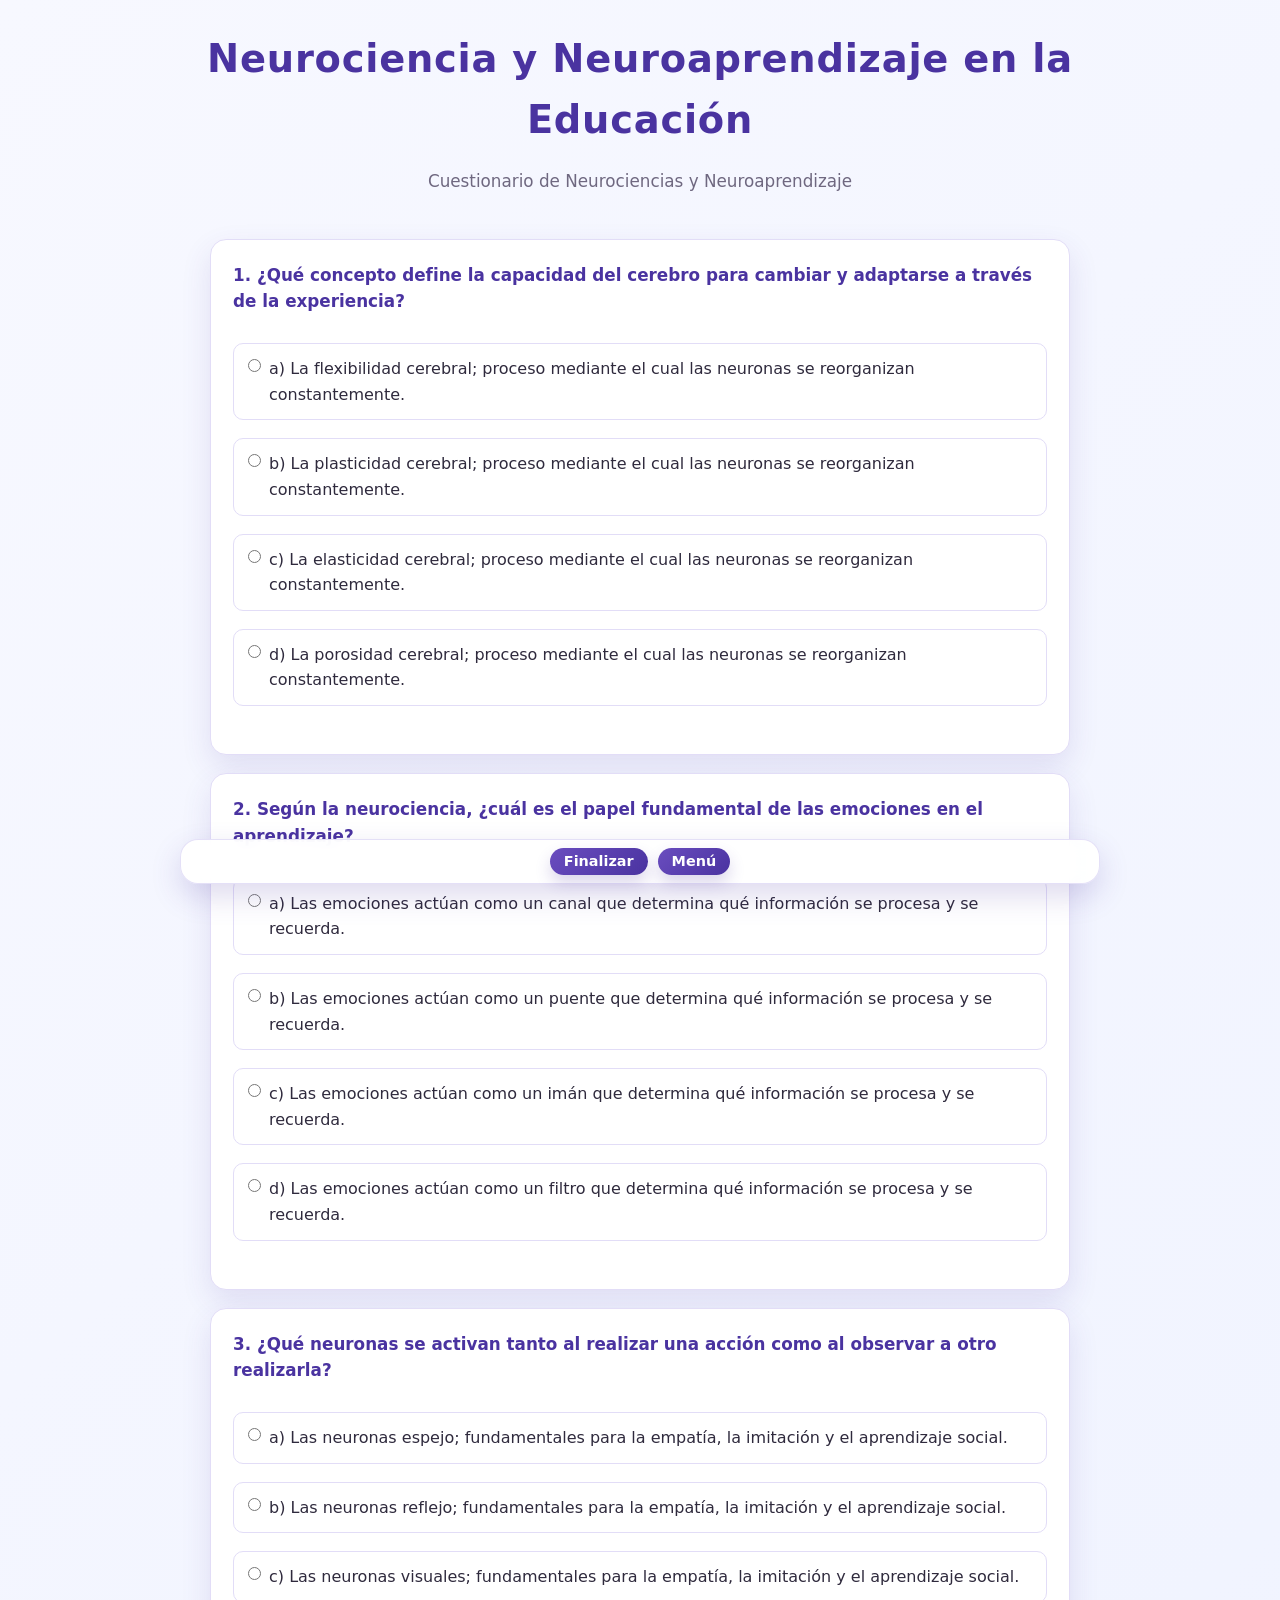
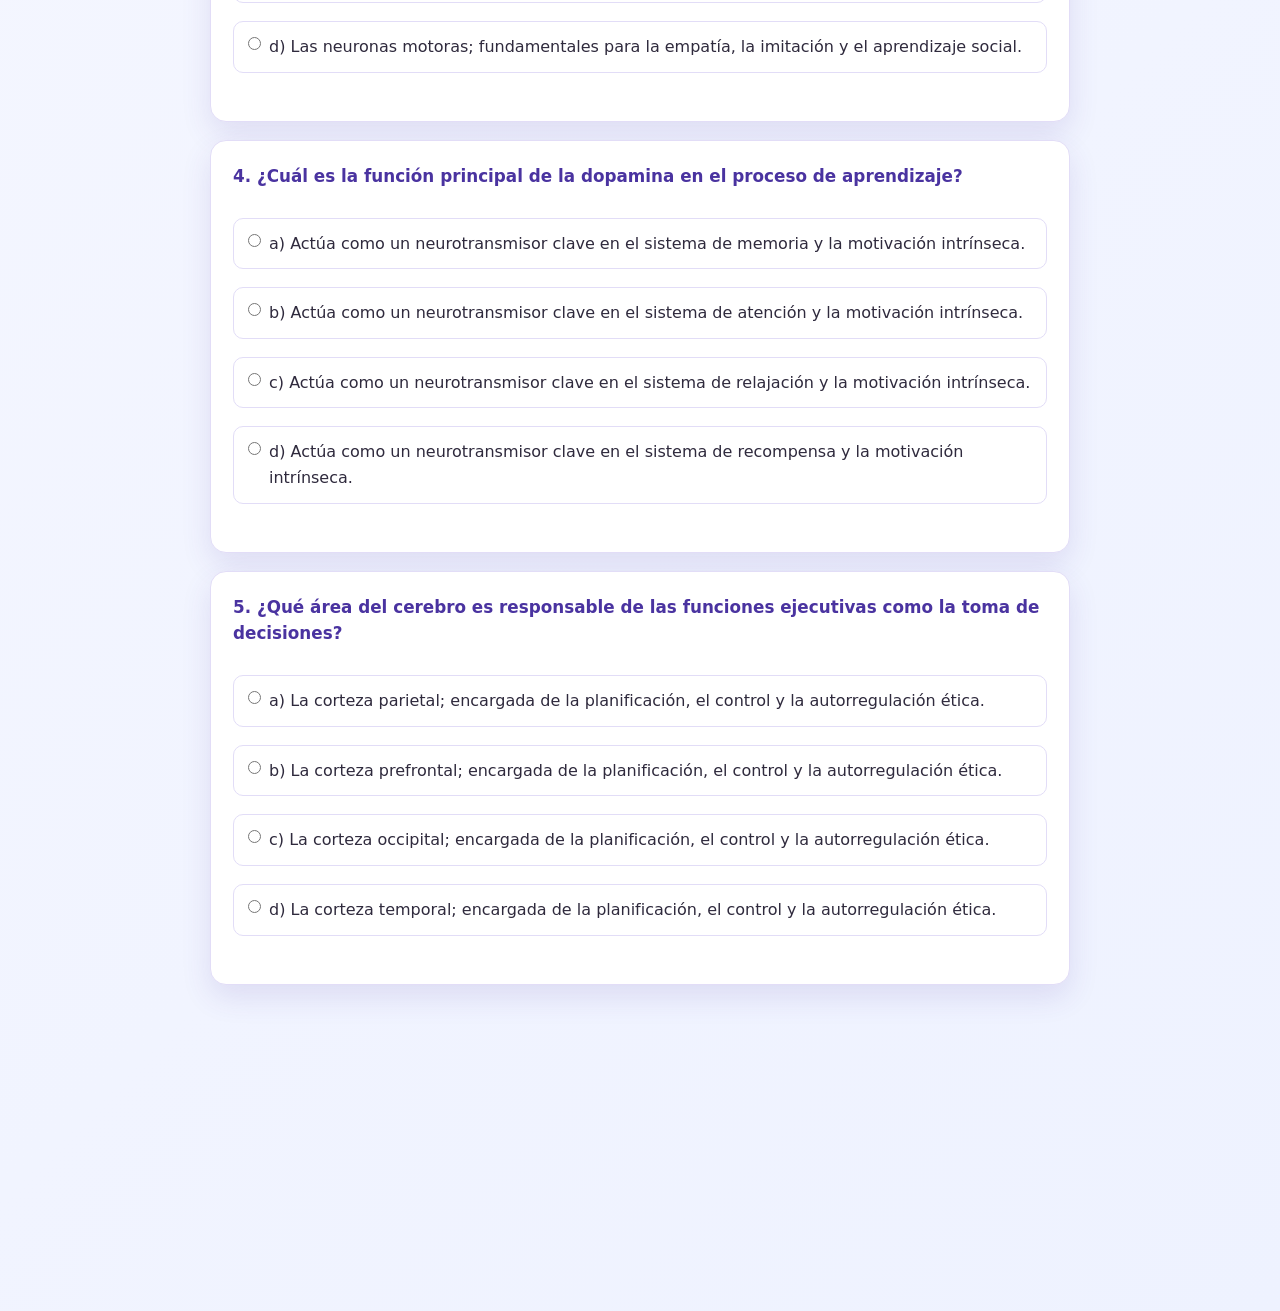
<file: neurociencias.html>
<!DOCTYPE html>
<html lang="es">
<head>
    <meta charset="UTF-8">
    <meta name="viewport" content="width=device-width, initial-scale=1.0">
    <title>Neurociencia y Neuroaprendizaje</title>
    <link rel="stylesheet" href="styles.css">
</head>
<body>
    <header class="main-header" role="banner">
        <div class="header-content">
            <div class="pc-doctor-title">PC DOCTOR</div>
            <p class="welcome-elaborado">MATERIAL ELABORADO POR EL:</p>
            <p class="welcome-profesor">Prof. Daniel Llanos</p>
            <p class="welcome-celular">📱 Celular: 75136639</p>
        </div>
    </header>
    <div class="container">
        <h1 class="main-title">Neurociencia y Neuroaprendizaje en la Educación</h1>
        <p class="subtitle">Cuestionario de Neurociencias y Neuroaprendizaje</p>
        <div id="quiz-container"></div>
    </div>

    <script>
        const quizData = [
            {
                q: "1. ¿Qué concepto define la capacidad del cerebro para cambiar y adaptarse a través de la experiencia?",
                options: [
                    "a) La plasticidad cerebral; proceso mediante el cual las neuronas se reorganizan constantemente.",
                    "b) La flexibilidad cerebral; proceso mediante el cual las neuronas se reorganizan constantemente.",
                    "c) La elasticidad cerebral; proceso mediante el cual las neuronas se reorganizan constantemente.",
                    "d) La porosidad cerebral; proceso mediante el cual las neuronas se reorganizan constantemente."
                ],
                correct: 0,
                retro: "La plasticidad es la base biológica que permite el aprendizaje a lo largo de toda la vida [1]."
            },
            {
                q: "2. Según la neurociencia, ¿cuál es el papel fundamental de las emociones en el aprendizaje?",
                options: [
                    "a) Las emociones actúan como un filtro que determina qué información se procesa y se recuerda.",
                    "b) Las emociones actúan como un canal que determina qué información se procesa y se recuerda.",
                    "c) Las emociones actúan como un puente que determina qué información se procesa y se recuerda.",
                    "d) Las emociones actúan como un imán que determina qué información se procesa y se recuerda."
                ],
                correct: 0,
                retro: "El binomio emoción-cognición es indisoluble; sin emoción no hay aprendizaje significativo [1, 3]."
            },
            {
                q: "3. ¿Qué neuronas se activan tanto al realizar una acción como al observar a otro realizarla?",
                options: [
                    "a) Las neuronas espejo; fundamentales para la empatía, la imitación y el aprendizaje social.",
                    "b) Las neuronas reflejo; fundamentales para la empatía, la imitación y el aprendizaje social.",
                    "c) Las neuronas motoras; fundamentales para la empatía, la imitación y el aprendizaje social.",
                    "d) Las neuronas visuales; fundamentales para la empatía, la imitación y el aprendizaje social."
                ],
                correct: 0,
                retro: "Las neuronas espejo permiten comprender las intenciones y acciones de los demás [1, 2]."
            },
            {
                q: "4. ¿Cuál es la función principal de la dopamina en el proceso de aprendizaje?",
                options: [
                    "a) Actúa como un neurotransmisor clave en el sistema de recompensa y la motivación intrínseca.",
                    "b) Actúa como un neurotransmisor clave en el sistema de relajación y la motivación intrínseca.",
                    "c) Actúa como un neurotransmisor clave en el sistema de atención y la motivación intrínseca.",
                    "d) Actúa como un neurotransmisor clave en el sistema de memoria y la motivación intrínseca."
                ],
                correct: 0,
                retro: "La dopamina se libera ante la novedad y el logro, reforzando la conducta de aprender [1]."
            },
            {
                q: "5. ¿Qué área del cerebro es responsable de las funciones ejecutivas como la toma de decisiones?",
                options: [
                    "a) La corteza prefrontal; encargada de la planificación, el control y la autorregulación ética.",
                    "b) La corteza occipital; encargada de la planificación, el control y la autorregulación ética.",
                    "c) La corteza parietal; encargada de la planificación, el control y la autorregulación ética.",
                    "d) La corteza temporal; encargada de la planificación, el control y la autorregulación ética."
                ],
                correct: 0,
                retro: "La corteza prefrontal es la última en madurar y coordina el comportamiento complejo [1, 3]."
            },
            {
                q: "6. ¿Por qué el sueño es crítico para la consolidación del aprendizaje según las fuentes?",
                options: [
                    "a) Durante el sueño el cerebro procesa, organiza y almacena la información adquirida en el día.",
                    "b) Durante el sueño el cerebro descansa, organiza y almacena la información adquirida en el día.",
                    "c) Durante el sueño el cerebro limpia, organiza y almacena la información adquirida en el día.",
                    "d) Durante el sueño el cerebro apaga, organiza y almacena la información adquirida en el día."
                ],
                correct: 0,
                retro: "La falta de sueño afecta negativamente la memoria a largo plazo y la atención [1, 2]."
            },
            {
                q: "7. ¿Qué se entiende por 'ventanas de oportunidad' o periodos críticos en el desarrollo?",
                options: [
                    "a) Momentos del desarrollo donde el cerebro es especialmente sensible a ciertos estímulos externos.",
                    "b) Momentos del desarrollo donde el cerebro es especialmente inmune a ciertos estímulos externos.",
                    "c) Momentos del desarrollo donde el cerebro es especialmente reactivo a ciertos estímulos externos.",
                    "d) Momentos del desarrollo donde el cerebro es especialmente pasivo a ciertos estímulos externos."
                ],
                correct: 0,
                retro: "Existen etapas óptimas para la adquisición del lenguaje y habilidades sensoriales [1, 3]."
            },
            {
                q: "8. ¿Cuál es el impacto del estrés crónico (cortisol) en el hipocampo?",
                options: [
                    "a) Los niveles altos de cortisol pueden dañar las neuronas del hipocampo, dificultando la memoria.",
                    "b) Los niveles altos de cortisol pueden activar las neuronas del hipocampo, dificultando la memoria.",
                    "c) Los niveles altos de cortisol pueden nutrir las neuronas del hipocampo, dificultando la memoria.",
                    "d) Los niveles altos de cortisol pueden aislar las neuronas del hipocampo, dificultando la memoria."
                ],
                correct: 0,
                retro: "El estrés persistente bloquea el acceso a la memoria y anula la creatividad [1]."
            },
            {
                q: "9. ¿Qué técnica pedagógica favorece la atención basándose en los ciclos cerebrales?",
                options: [
                    "a) Realizar pausas activas o cambios de ritmo cada quince o veinte minutos durante la clase.",
                    "b) Realizar pausas activas o cambios de ritmo cada treinta o cuarenta minutos durante la clase.",
                    "c) Realizar pausas activas o cambios de ritmo cada sesenta o setenta minutos durante la clase.",
                    "d) Realizar pausas activas o cambios de ritmo cada cinco o diez minutos durante la clase."
                ],
                correct: 0,
                retro: "La atención sostenida tiene límites temporales que deben respetarse en el aula [1, 2]."
            },
            {
                q: "10. ¿Cómo influye el ejercicio físico en la neurogénesis según el texto?",
                options: [
                    "a) Aumenta la producción de BDNF, una proteína que promueve el crecimiento de nuevas neuronas.",
                    "b) Aumenta la producción de BDNF, una proteína que promueve la muerte de nuevas neuronas.",
                    "c) Aumenta la producción de BDNF, una proteína que promueve el reposo de nuevas neuronas.",
                    "d) Aumenta la producción de BDNF, una proteína que promueve la división de nuevas neuronas."
                ],
                correct: 0,
                retro: "El movimiento mejora la oxigenación cerebral y la salud cognitiva general [1, 3]."
            },
            {
                q: "11. ¿Qué es la 'sinaptogénesis' en el contexto del aprendizaje infantil?",
                options: [
                    "a) La formación de nuevas conexiones entre neuronas como respuesta a estímulos y experiencias.",
                    "b) La formación de nuevas neuronas como respuesta a estímulos y experiencias de tipo directo.",
                    "c) La formación de nuevas señales entre neuronas como respuesta a estímulos y experiencias.",
                    "d) La formación de nuevas capas entre neuronas como respuesta a estímulos y experiencias."
                ],
                correct: 0,
                retro: "Cada nuevo aprendizaje modifica físicamente la estructura del cerebro [1, 2]."
            },
            {
                q: "12. ¿Qué hemisferio cerebral se asocia tradicionalmente con el procesamiento lógico y analítico?",
                options: [
                    "a) El hemisferio izquierdo; encargado de funciones como el lenguaje, la lógica y las matemáticas.",
                    "b) El hemisferio derecho; encargado de funciones como el lenguaje, la lógica y las matemáticas.",
                    "c) El hemisferio frontal; encargado de funciones como el lenguaje, la lógica y las matemáticas.",
                    "d) El hemisferio central; encargado de funciones como el lenguaje, la lógica y las matemáticas."
                ],
                correct: 0,
                retro: "Aunque ambos trabajan integrados, el izquierdo domina el procesamiento secuencial [1, 3]."
            },
            {
                q: "13. ¿Qué función cumple la amígdala en el cerebro emocional?",
                options: [
                    "a) Evalúa los estímulos ambientales para detectar posibles amenazas o beneficios emocionales.",
                    "b) Evalúa los estímulos ambientales para detectar posibles fallos o beneficios emocionales.",
                    "c) Evalúa los estímulos ambientales para detectar posibles ruidos o beneficios emocionales.",
                    "d) Evalúa los estímulos ambientales para detectar posibles cambios o beneficios emocionales."
                ],
                correct: 0,
                retro: "La amígdala es el centro de procesamiento del miedo y la memoria emocional [1, 2]."
            },
            {
                q: "14. ¿Qué es el 'aprendizaje multisensorial' desde la neurociencia?",
                options: [
                    "a) Involucrar varios sentidos simultáneamente para crear huellas de memoria más fuertes.",
                    "b) Involucrar varios sentidos secuencialmente para crear huellas de memoria más fuertes.",
                    "c) Involucrar varios sentidos opcionalmente para crear huellas de memoria más fuertes.",
                    "d) Involucrar varios sentidos alternadamente para crear huellas de memoria más fuertes."
                ],
                correct: 0,
                retro: "La redundancia sensorial facilita la recuperación de la información almacenada [1, 3]."
            },
            {
                q: "15. ¿A qué se refiere la 'poda sináptica' durante la adolescencia?",
                options: [
                    "a) Eliminación de conexiones neuronales poco utilizadas para mejorar la eficiencia del cerebro.",
                    "b) Eliminación de neuronas completas poco utilizadas para mejorar la eficiencia del cerebro.",
                    "c) Eliminación de neurotransmisores poco utilizados para mejorar la eficiencia del cerebro.",
                    "d) Eliminación de impulsos eléctricos poco utilizados para mejorar la eficiencia del cerebro."
                ],
                correct: 0,
                retro: "Es un proceso de refinamiento estructural para la madurez cognitiva [1, 2]."
            },
            {
                q: "16. ¿Qué papel juega la curiosidad en el proceso de atención?",
                options: [
                    "a) Dispara la liberación de dopamina y enfoca los recursos cognitivos hacia el nuevo estímulo.",
                    "b) Dispara la liberación de dopamina y enfoca los recursos cognitivos hacia el nuevo concepto.",
                    "c) Dispara la liberación de dopamina y enfoca los recursos cognitivos hacia el nuevo objeto.",
                    "d) Dispara la liberación de dopamina y enfoca los recursos cognitivos hacia el nuevo tema."
                ],
                correct: 0,
                retro: "La novedad es uno de los mejores ganchos para captar la atención del alumno [1, 3]."
            },
            {
                q: "17. ¿Cómo afecta la deshidratación al rendimiento cerebral según las fuentes?",
                options: [
                    "a) Reduce la capacidad de concentración, la memoria de corto plazo y el tiempo de reacción.",
                    "b) Reduce la capacidad de concentración, la memoria de corto plazo y el tiempo de reflexión.",
                    "c) Reduce la capacidad de concentración, la memoria de corto plazo y el tiempo de respuesta.",
                    "d) Reduce la capacidad de concentración, la memoria de corto plazo y el tiempo de razonamiento."
                ],
                correct: 0,
                retro: "El cerebro requiere una hidratación óptima para mantener la sinapsis eficiente [2]."
            },
            {
                q: "18. ¿Qué es la 'metacognición' en términos de neuroaprendizaje?",
                options: [
                    "a) La capacidad de ser conscientes de nuestros propios procesos de pensamiento y aprendizaje.",
                    "b) La capacidad de ser conscientes de nuestros propios procesos de conducta y aprendizaje.",
                    "c) La capacidad de ser conscientes de nuestros propios procesos de memoria y aprendizaje.",
                    "d) La capacidad de ser conscientes de nuestros propios procesos de atención y aprendizaje."
                ],
                correct: 0,
                retro: "Fomenta la autonomía y la autorregulación del estudiante ante tareas complejas [3]."
            },
            {
                q: "19. ¿Cuál es el efecto de la música en el aprendizaje de idiomas?",
                options: [
                    "a) Mejora la retención de vocabulario y la pronunciación al activar áreas auditivas y rítmicas.",
                    "b) Mejora la retención de vocabulario y la pronunciación al activar áreas motoras y rítmicas.",
                    "c) Mejora la retención de vocabulario y la pronunciación al activar áreas visuales y rítmicas.",
                    "d) Mejora la retención de vocabulario y la pronunciación al activar áreas lógicas y rítmicas."
                ],
                correct: 0,
                retro: "El ritmo y la melodía facilitan la memorización de estructuras lingüísticas [1, 2]."
            },
            {
                q: "20. ¿Qué se recomienda para evitar la fatiga mental en una jornada larga?",
                options: [
                    "a) Alternar tareas que requieran alta concentración con actividades creativas o de movimiento.",
                    "b) Alternar tareas que requieran alta concentración con actividades técnicas o de movimiento.",
                    "c) Alternar tareas que requieran alta concentración con actividades lógicas o de movimiento.",
                    "d) Alternar tareas que requieran alta concentración con actividades directas o de movimiento."
                ],
                correct: 0,
                retro: "El cerebro no puede mantener el foco máximo durante periodos prolongados sin descanso [1, 3]."
            },
            {
                q: "21. ¿Qué es el 'aprendizaje invertido' (Flipped Classroom) desde la neurociencia?",
                options: [
                    "a) Optimiza el tiempo de clase para el diálogo y la aplicación, reduciendo la carga pasiva.",
                    "b) Optimiza el tiempo de clase para el diálogo y la aplicación, reduciendo la carga técnica.",
                    "c) Optimiza el tiempo de clase para el diálogo y la aplicación, reduciendo la carga lógica.",
                    "d) Optimiza el tiempo de clase para el diálogo y la aplicación, reduciendo la carga activa."
                ],
                correct: 0,
                retro: "Promueve un rol activo del estudiante, esencial para la plasticidad sináptica [3]."
            },
            {
                q: "22. ¿Cómo influye el ambiente físico (luz, aire) en el cerebro del estudiante?",
                options: [
                    "a) Una buena iluminación y ventilación reducen el estrés y mejoran los niveles de atención.",
                    "b) Una buena iluminación y ventilación reducen el estrés y mejoran los niveles de memoria.",
                    "c) Una buena iluminación y ventilación reducen el estrés y mejoran los niveles de energía.",
                    "d) Una buena iluminación y ventilación reducen el estrés y mejoran los niveles de enfoque."
                ],
                correct: 0,
                retro: "Factores externos condicionan la predisposición biológica para el estudio [1, 2]."
            },
            {
                q: "23. ¿Qué importancia tiene el juego en el neuroaprendizaje de adultos?",
                options: [
                    "a) Mantiene la neuroplasticidad y reduce la ansiedad asociada al error o al fracaso académico.",
                    "b) Mantiene la neuroplasticidad y reduce la ansiedad asociada al error o al fracaso profesional.",
                    "c) Mantiene la neuroplasticidad y reduce la ansiedad asociada al error o al fracaso intelectual.",
                    "d) Mantiene la neuroplasticidad y reduce la ansiedad asociada al error o al fracaso formativo."
                ],
                correct: 0,
                retro: "La gamificación activa circuitos dopaminérgicos de placer y aprendizaje [1]."
            },
            {
                q: "24. ¿Qué es la 'ceguera atencional' según los estudios presentados?",
                options: [
                    "a) La incapacidad de notar estímulos inesperados cuando la atención está enfocada en otra tarea.",
                    "b) La incapacidad de notar estímulos inesperados cuando la atención está enfocada en otro objeto.",
                    "c) La incapacidad de notar estímulos inesperados cuando la atención está enfocada en otro punto.",
                    "d) La incapacidad de notar estímulos inesperados cuando la atención está enfocada en otro tema."
                ],
                correct: 0,
                retro: "Demuestra que la atención es un recurso finito y altamente selectivo [1, 2]."
            },
            {
                q: "25. ¿Cuál es el impacto de la retroalimentación positiva en el hipocampo?",
                options: [
                    "a) Fortalece las vías neuronales del aprendizaje al asociarlo con una sensación de competencia.",
                    "b) Fortalece las vías neuronales del aprendizaje al asociarlo con una sensación de pertenencia.",
                    "c) Fortalece las vías neuronales del aprendizaje al asociarlo con una sensación de seguridad.",
                    "d) Fortalece las vías neuronales del aprendizaje al asociarlo con una sensación de confianza."
                ],
                correct: 0,
                retro: "El reconocimiento social es un reforzador biológico potente para la memoria [1, 3]."
            },
            {
                q: "26. ¿Qué función cumple el cerebelo más allá del equilibrio físico?",
                options: [
                    "a) Participa en la automatización de procesos cognitivos y en la coordinación del pensamiento.",
                    "b) Participa en la automatización de procesos cognitivos y en la coordinación del movimiento.",
                    "c) Participa en la automatización de procesos cognitivos y en la coordinación del aprendizaje.",
                    "d) Participa en la automatización de procesos cognitivos y en la coordinación del razonamiento."
                ],
                correct: 0,
                retro: "Es clave para la fluidez en tareas motoras y mentales complejas [1, 2]."
            },
            {
                q: "27. ¿Por qué se debe evitar el 'multitasking' o multitarea en el estudio?",
                options: [
                    "a) Dividir la atención entre varias tareas reduce la calidad y aumenta el tiempo de ejecución.",
                    "b) Dividir la atención entre varias tareas reduce la calidad y aumenta el tiempo de respuesta.",
                    "c) Dividir la atención entre varias tareas reduce la calidad y aumenta el tiempo de reflexión.",
                    "d) Dividir la atención entre varias tareas reduce la calidad y aumenta el tiempo de reacción."
                ],
                correct: 0,
                retro: "El cerebro no procesa en paralelo, sino que salta de un foco a otro ineficientemente [1, 3]."
            },
            {
                q: "28. ¿Qué es el 'efecto de primacía' en una lección de clase?",
                options: [
                    "a) Tendencia a recordar mejor la información presentada al inicio de una sesión de aprendizaje.",
                    "b) Tendencia a recordar mejor la información presentada al inicio de una sesión de instrucción.",
                    "c) Tendencia a recordar mejor la información presentada al inicio de una sesión de enseñanza.",
                    "d) Tendencia a recordar mejor la información presentada al inicio de una sesión de formación."
                ],
                correct: 0,
                retro: "Los primeros minutos son de oro para los conceptos fundamentales [2, 3]."
            },
            {
                q: "29. ¿Qué es el 'efecto de recencia' en la memoria?",
                options: [
                    "a) Tendencia a recordar con mayor facilidad los últimos datos recibidos en un periodo dado.",
                    "b) Tendencia a recordar con mayor facilidad los últimos datos recibidos en un periodo técnico.",
                    "c) Tendencia a recordar con mayor facilidad los últimos datos recibidos en un periodo directo.",
                    "d) Tendencia a recordar con mayor facilidad los últimos datos recibidos en un periodo lógico."
                ],
                correct: 0,
                retro: "El cierre de la sesión es el segundo momento de mayor retención [2, 3]."
            },
            {
                q: "30. ¿Cómo influye la dieta (ej. Omega 3) en las membranas neuronales?",
                options: [
                    "a) Mejora la fluidez de las membranas, facilitando la comunicación química entre las neuronas.",
                    "b) Mejora la fluidez de las membranas, facilitando la comunicación física entre las neuronas.",
                    "c) Mejora la fluidez de las membranas, facilitando la comunicación directa entre las neuronas.",
                    "d) Mejora la fluidez de las membranas, facilitando la comunicación técnica entre las neuronas."
                ],
                correct: 0,
                retro: "La nutrición es el soporte biológico de la actividad electroquímica cerebral [1, 2]."
            },
            {
                q: "31. ¿Qué es la 'neuroética' en el ámbito de la educación?",
                options: [
                    "a) Reflexión sobre las implicaciones morales de aplicar los conocimientos sobre el cerebro.",
                    "b) Reflexión sobre las implicaciones legales de aplicar los conocimientos sobre el cerebro.",
                    "c) Reflexión sobre las implicaciones técnicas de aplicar los conocimientos sobre el cerebro.",
                    "d) Reflexión sobre las implicaciones sociales de aplicar los conocimientos sobre el cerebro."
                ],
                correct: 0,
                retro: "Busca proteger la integridad y privacidad del proceso mental del alumno [1]."
            },
            {
                q: "32. ¿Qué relación hay entre el arte y la plasticidad cerebral?",
                options: [
                    "a) Las actividades artísticas integran procesos motores, emocionales y cognitivos complejos.",
                    "b) Las actividades artísticas integran procesos motores, emocionales y cognitivos variados.",
                    "c) Las actividades artísticas integran procesos motores, emocionales y cognitivos diversos.",
                    "d) Las actividades artísticas integran procesos motores, emocionales y cognitivos múltiples."
                ],
                correct: 0,
                retro: "El arte estimula la conectividad entre diferentes regiones del cerebro [1, 2]."
            },
            {
                q: "33. ¿Qué es el 'síndrome del impostor' desde la neurociencia emocional?",
                options: [
                    "a) Una distorsión de la autopercepción ligada a altos niveles de ansiedad y estrés social.",
                    "b) Una distorsión de la autopercepción ligada a altos niveles de ansiedad y estrés docente.",
                    "c) Una distorsión de la autopercepción ligada a altos niveles de ansiedad y estrés académico.",
                    "d) Una distorsión de la autopercepción ligada a altos niveles de ansiedad y estrés mental."
                ],
                correct: 0,
                retro: "Afecta la autoconfianza y la liberación de neurotransmisores del bienestar [1]."
            },
            {
                q: "34. ¿Cómo ayuda la visualización o ensayo mental en el aprendizaje motor?",
                options: [
                    "a) Activa las mismas áreas cerebrales que la ejecución real, fortaleciendo el circuito motor.",
                    "b) Activa las mismas áreas cerebrales que la ejecución real, fortaleciendo el circuito técnico.",
                    "c) Activa las mismas áreas cerebrales que la ejecución real, fortaleciendo el circuito físico.",
                    "d) Activa las mismas áreas cerebrales que la ejecución real, fortaleciendo el circuito directo."
                ],
                correct: 0,
                retro: "El cerebro no distingue radicalmente entre imaginación y realidad percibida [1, 3]."
            },
            {
                q: "35. ¿Qué es el 'aprendizaje basado en problemas' (ABP) para el cerebro?",
                options: [
                    "a) Activa la curiosidad y la búsqueda de soluciones, estimulando el pensamiento crítico.",
                    "b) Activa la curiosidad y la búsqueda de soluciones, estimulando el pensamiento lógico.",
                    "c) Activa la curiosidad y la búsqueda de soluciones, estimulando el pensamiento técnico.",
                    "d) Activa la curiosidad y la búsqueda de soluciones, estimulando el pensamiento racional."
                ],
                correct: 0,
                retro: "El reto intelectual favorece la formación de redes neuronales robustas [3]."
            },
            {
                q: "36. ¿Qué impacto tiene la meditación o 'mindfulness' en la corteza prefrontal?",
                options: [
                    "a) Aumenta el grosor cortical en áreas relacionadas con el control emocional y la atención.",
                    "b) Aumenta el grosor cortical en áreas relacionadas con el control emocional y la memoria.",
                    "c) Aumenta el grosor cortical en áreas relacionadas con el control emocional y la lógica.",
                    "d) Aumenta el grosor cortical en áreas relacionadas con el control emocional y la técnica."
                ],
                correct: 0,
                retro: "Entrenar la mente modifica físicamente la estructura del cerebro ejecutivo [1, 2]."
            },
            {
                q: "37. ¿Qué es la 'mielinización' y cómo afecta al aprendizaje?",
                options: [
                    "a) Recubrimiento de los axones que aumenta la velocidad de transmisión de los impulsos nerviosos.",
                    "b) Recubrimiento de las neuronas que aumenta la velocidad de transmisión de los impulsos nerviosos.",
                    "c) Recubrimiento de las sinapsis que aumenta la velocidad de transmisión de los impulsos nerviosos.",
                    "d) Recubrimiento de los núcleos que aumenta la velocidad de transmisión de los impulsos nerviosos."
                ],
                correct: 0,
                retro: "A mayor mielina, mayor rapidez y eficiencia en el procesamiento de información [1]."
            },
            {
                q: "38. ¿Qué papel juega la oxitocina en el aprendizaje cooperativo?",
                options: [
                    "a) Promueve el vínculo social, la confianza y la colaboración entre los miembros del grupo.",
                    "b) Promueve el vínculo social, la confianza y la colaboración entre los miembros del centro.",
                    "c) Promueve el vínculo social, la confianza y la colaboración entre los miembros del equipo.",
                    "d) Promueve el vínculo social, la confianza y la colaboración entre los miembros del aula."
                ],
                correct: 0,
                retro: "El bienestar social facilita un entorno seguro para aprender sin miedo [1, 3]."
            },
            {
                q: "39. ¿Qué es un 'neuromito' según la comunidad científica?",
                options: [
                    "a) Una idea falsa o distorsionada sobre el cerebro que se propaga en entornos educativos.",
                    "b) Una idea falsa o distorsionada sobre el cerebro que se propaga en entornos académicos.",
                    "c) Una idea falsa o distorsionada sobre el cerebro que se propaga en entornos técnicos.",
                    "d) Una idea falsa o distorsionada sobre el cerebro que se propaga en entornos sociales."
                ],
                correct: 0,
                retro: "Ejemplos: el uso del 10% del cerebro o los estilos auditivos/visuales rígidos [1, 2]."
            },
            {
                q: "40. ¿Cómo influye el bilingüismo en la reserva cognitiva?",
                options: [
                    "a) Aumenta la flexibilidad mental y retrasa la aparición de síntomas de deterioro cognitivo.",
                    "b) Aumenta la flexibilidad mental y retrasa la aparición de síntomas de deterioro técnico.",
                    "c) Aumenta la flexibilidad mental y retrasa la aparición de síntomas de deterioro físico.",
                    "d) Aumenta la flexibilidad mental y retrasa la aparición de síntomas de deterioro mental."
                ],
                correct: 0,
                retro: "Cambiar de código lingüístico entrena las funciones ejecutivas del cerebro [1]."
            },
            {
                q: "41. ¿Qué es la 'transferencia' del aprendizaje en neuroeducación?",
                options: [
                    "a) Capacidad de aplicar conocimientos aprendidos en un contexto a una situación totalmente nueva.",
                    "b) Capacidad de aplicar conocimientos aprendidos en un contexto a una situación totalmente técnica.",
                    "c) Capacidad de aplicar conocimientos aprendidos en un contexto a una situación totalmente directa.",
                    "d) Capacidad de aplicar conocimientos aprendidos en un contexto a una situación totalmente lógica."
                ],
                correct: 0,
                retro: "Es el objetivo final de la educación: que el saber sea útil fuera de la escuela [3]."
            },
            {
                q: "42. ¿Qué importancia tiene el error en el proceso de neuroaprendizaje?",
                options: [
                    "a) Es una señal de ajuste necesaria para que el cerebro recalibre sus predicciones y mejore.",
                    "b) Es una señal de ajuste necesaria para que el cerebro recalibre sus respuestas y mejore.",
                    "c) Es una señal de ajuste necesaria para que el cerebro recalibre sus esquemas y mejore.",
                    "d) Es una señal de ajuste necesaria para que el cerebro recalibre sus lógicas y mejore."
                ],
                correct: 0,
                retro: "Aprender de los errores fortalece las redes de corrección prefrontales [1, 2]."
            },
            {
                q: "43. ¿Qué es el 'clima emocional' del aula desde la neurociencia?",
                options: [
                    "a) El conjunto de percepciones y sentimientos compartidos que facilitan o bloquean el saber.",
                    "b) El conjunto de percepciones y sentimientos compartidos que facilitan o bloquean la técnica.",
                    "c) El conjunto de percepciones y sentimientos compartidos que facilitan o bloquean el orden.",
                    "d) El conjunto de percepciones y sentimientos compartidos que facilitan o bloquean el plan."
                ],
                correct: 0,
                retro: "Un clima de amenaza bloquea el hipocampo y activa respuestas de supervivencia [1, 3]."
            },
            {
                q: "44. ¿Cómo afecta el uso excesivo de pantallas al cerebro infantil?",
                options: [
                    "a) Puede alterar los ciclos de sueño y reducir los periodos de atención profunda y reflexión.",
                    "b) Puede alterar los ciclos de sueño y reducir los periodos de atención profunda y lógica.",
                    "c) Puede alterar los ciclos de sueño y reducir los periodos de atención profunda y técnica.",
                    "d) Puede alterar los ciclos de sueño y reducir los periodos de atención profunda y respuesta."
                ],
                correct: 0,
                retro: "La luz azul inhibe la melatonina y la sobreestimulación afecta el foco [2]."
            },
            {
                q: "45. ¿Qué es la 'atención selectiva' en el aula?",
                options: [
                    "a) Habilidad para centrarse en un estímulo relevante ignorando las distracciones del entorno.",
                    "b) Habilidad para centrarse en un estímulo relevante ignorando las distracciones del distrito.",
                    "c) Habilidad para centrarse en un estímulo relevante ignorando las distracciones del departamento.",
                    "d) Habilidad para centrarse en un estímulo relevante ignorando las distracciones del grupo."
                ],
                correct: 0,
                retro: "Es fundamental para filtrar el ruido y procesar la información clave [1, 3]."
            },
            {
                q: "46. ¿Qué relación hay entre la risa y el aprendizaje?",
                options: [
                    "a) Reduce el cortisol y libera endorfinas, creando un estado de receptividad cognitiva ideal.",
                    "b) Reduce el cortisol y libera endorfinas, creando un estado de receptividad técnica ideal.",
                    "c) Reduce el cortisol y libera endorfinas, creando un estado de receptividad lógica ideal.",
                    "d) Reduce el cortisol y libera endorfinas, creando un estado de receptividad directa ideal."
                ],
                correct: 0,
                retro: "El humor relaja la tensión y favorece la retención de los contenidos [1, 2]."
            },
            {
                q: "47. ¿Qué es el 'periodo de latencia' tras un aprendizaje nuevo?",
                options: [
                    "a) Tiempo necesario para que la información se asiente antes de recibir nuevos datos.",
                    "b) Tiempo necesario para que la información se asiente antes de recibir nuevos temas.",
                    "c) Tiempo necesario para que la información se asiente antes de recibir nuevos planes.",
                    "d) Tiempo necesario para que la información se asiente antes de recibir nuevos retos."
                ],
                correct: 0,
                retro: "Saturar al alumno impide la consolidación efectiva de las sinapsis [1, 3]."
            },
            {
                q: "48. ¿Cómo influye la postura física en el estado mental del estudiante?",
                options: [
                    "a) Posturas abiertas y erguidas pueden aumentar la confianza y los niveles de energía.",
                    "b) Posturas abiertas y erguidas pueden aumentar la confianza y los niveles de memoria.",
                    "c) Posturas abiertas y erguidas pueden aumentar la confianza y los niveles de enfoque.",
                    "d) Posturas abiertas y erguidas pueden aumentar la confianza y los niveles de atención."
                ],
                correct: 0,
                retro: "Existe una comunicación bidireccional entre el cuerpo y el cerebro (encarnación) [1]."
            },
            {
                q: "49. ¿Qué es la 'estimulación temprana' desde la neurociencia?",
                options: [
                    "a) Proporcionar un ambiente rico en experiencias para potenciar el desarrollo sináptico inicial.",
                    "b) Proporcionar un ambiente rico en experiencias para potenciar el desarrollo sináptico infantil.",
                    "c) Proporcionar un ambiente rico en experiencias para potenciar el desarrollo sináptico biológico.",
                    "d) Proporcionar un ambiente rico en experiencias para potenciar el desarrollo sináptico cerebral."
                ],
                correct: 0,
                retro: "Aprovecha los periodos de máxima plasticidad en los primeros años de vida [1, 2]."
            },
            {
                q: "50. ¿Cuál es la conclusión principal de la neuroeducación para el docente 2026?",
                options: [
                    "a) Entender el cerebro permite diseñar estrategias que respeten la naturaleza humana de aprender.",
                    "b) Entender el cerebro permite diseñar estrategias que respeten la naturaleza técnica de aprender.",
                    "c) Entender el cerebro permite diseñar estrategias que respeten la naturaleza lógica de aprender.",
                    "d) Entender el cerebro permite diseñar estrategias que respeten la naturaleza directa de aprender."
                ],
                correct: 0,
                retro: "La pedagogía basada en evidencia científica es el futuro de la educación inclusiva [1, 3]."
            }
        ];
    </script>
    <script src="quiz-behavior.js"></script>
</body>
</html>
</file>
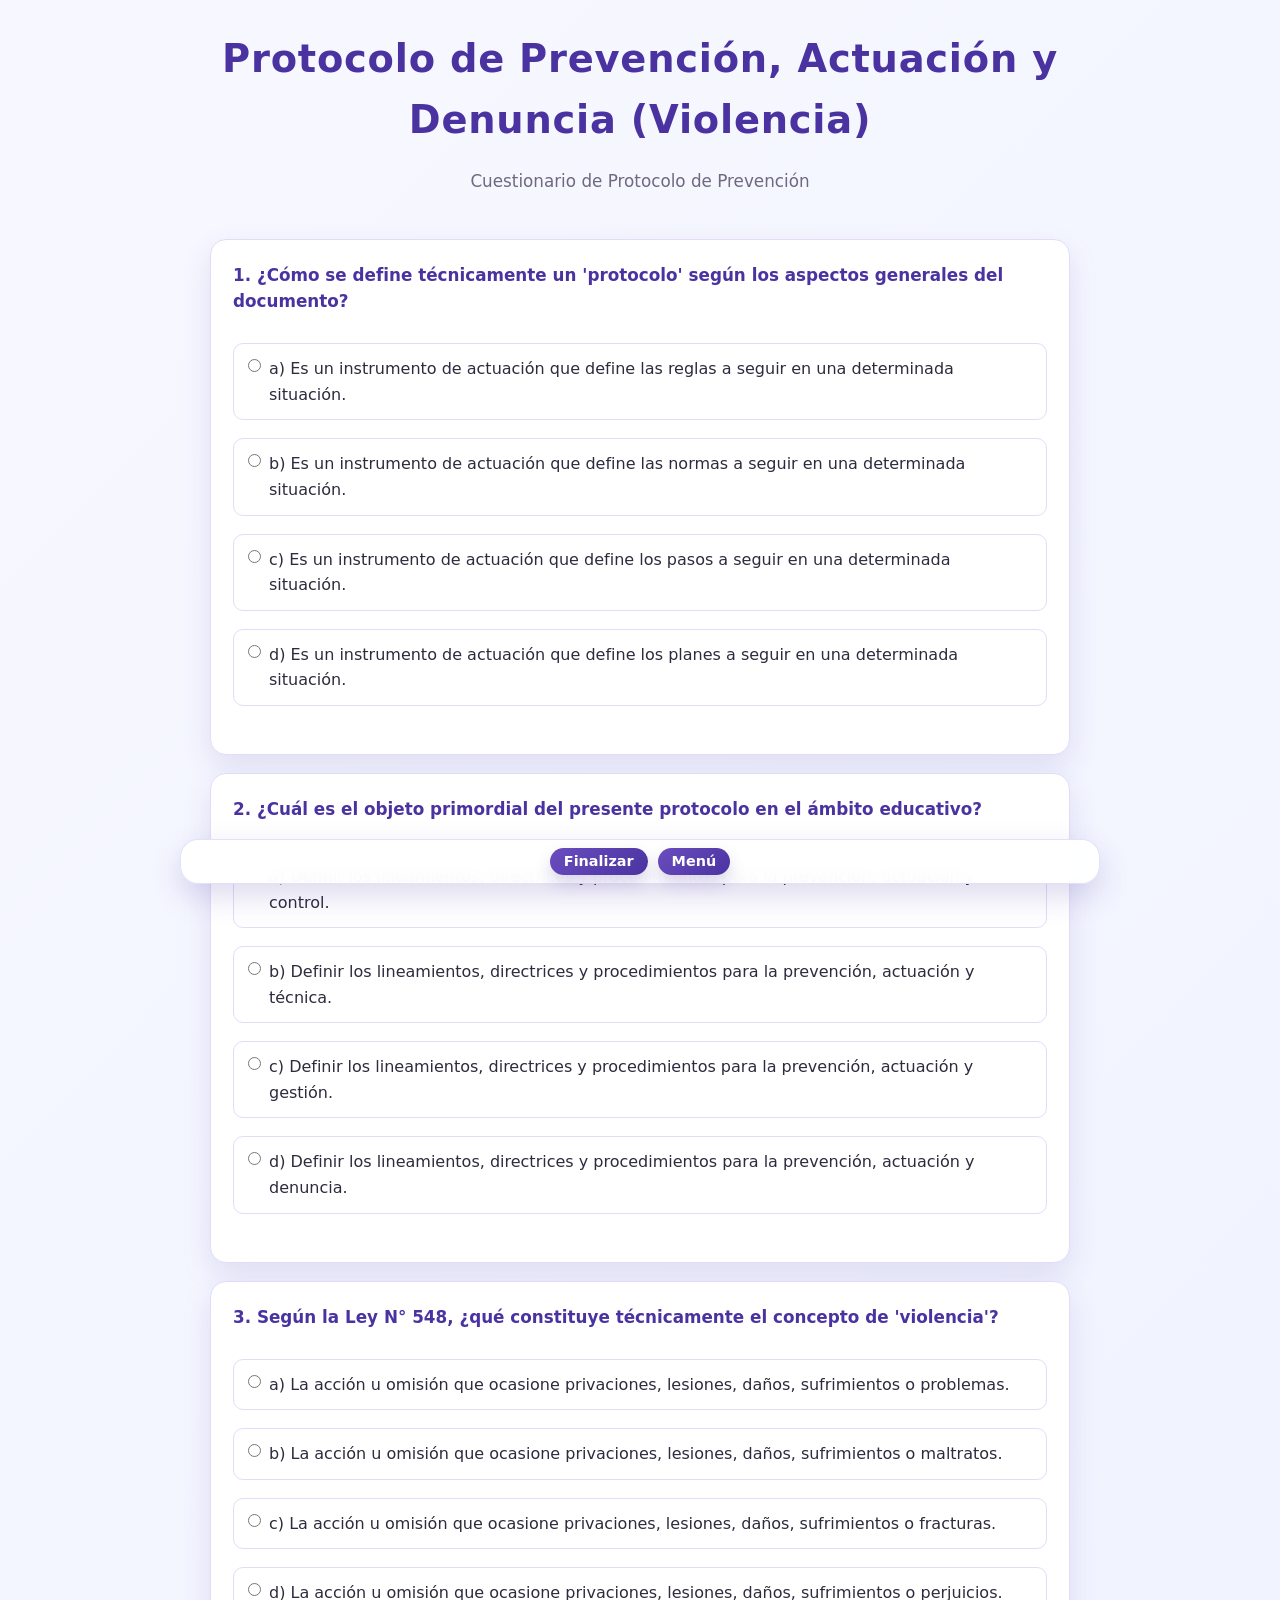
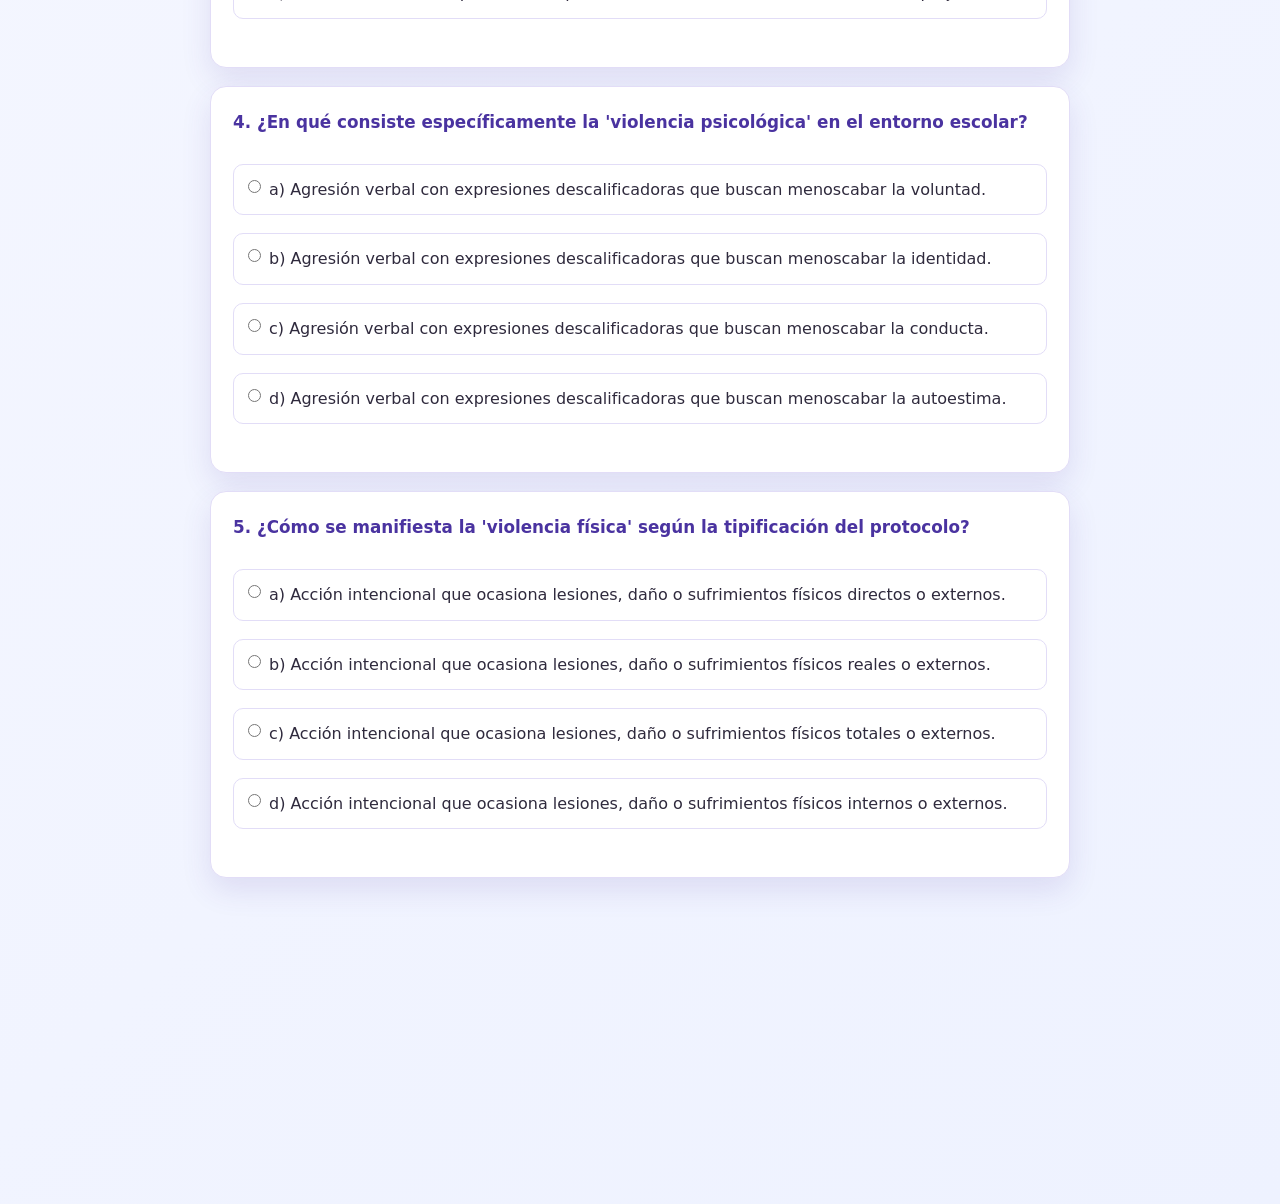
<file: protocolo de prevencion.html>
<!DOCTYPE html>
<html lang="es">
<head>
    <meta charset="UTF-8">
    <meta name="viewport" content="width=device-width, initial-scale=1.0">
    <title>Protocolo de Prevención, Actuación y Denuncia</title>
    <link rel="stylesheet" href="styles.css">
</head>
<body>
    <header class="main-header" role="banner">
        <div class="header-content">
            <div class="pc-doctor-title">PC DOCTOR</div>
            <p class="welcome-elaborado">MATERIAL ELABORADO POR EL:</p>
            <p class="welcome-profesor">Prof. Daniel Llanos</p>
            <p class="welcome-celular">📱 Celular: 75136639</p>
        </div>
    </header>
    <div class="container">
        <h1 class="main-title">Protocolo de Prevención, Actuación y Denuncia (Violencia)</h1>
        <p class="subtitle">Cuestionario de Protocolo de Prevención</p>
        <div id="quiz-container"></div>
    </div>

    <script>
        const quizData = [
            {
                q: "1. ¿Cómo se define técnicamente un 'protocolo' según los aspectos generales del documento?",
                options: [
                    "a) Es un instrumento de actuación que define los pasos a seguir en una determinada situación.",
                    "b) Es un instrumento de actuación que define las reglas a seguir en una determinada situación.",
                    "c) Es un instrumento de actuación que define las normas a seguir en una determinada situación.",
                    "d) Es un instrumento de actuación que define los planes a seguir en una determinada situación."
                ],
                correct: 0,
                retro: "Un protocolo permite a las personas saber qué deben hacer al estar involucradas en una situación. [1]."
            },
            {
                q: "2. ¿Cuál es el objeto primordial del presente protocolo en el ámbito educativo?",
                options: [
                    "a) Definir los lineamientos, directrices y procedimientos para la prevención, actuación y denuncia.",
                    "b) Definir los lineamientos, directrices y procedimientos para la prevención, actuación y gestión.",
                    "c) Definir los lineamientos, directrices y procedimientos para la prevención, actuación y control.",
                    "d) Definir los lineamientos, directrices y procedimientos para la prevención, actuación y técnica."
                ],
                correct: 0,
                retro: "Busca salvaguardar la integridad de los estudiantes mediante respuestas oportunas. [2]."
            },
            {
                q: "3. Según la Ley N° 548, ¿qué constituye técnicamente el concepto de 'violencia'?",
                options: [
                    "a) La acción u omisión que ocasione privaciones, lesiones, daños, sufrimientos o perjuicios.",
                    "b) La acción u omisión que ocasione privaciones, lesiones, daños, sufrimientos o problemas.",
                    "c) La acción u omisión que ocasione privaciones, lesiones, daños, sufrimientos o maltratos.",
                    "d) La acción u omisión que ocasione privaciones, lesiones, daños, sufrimientos o fracturas."
                ],
                correct: 0,
                retro: "La violencia puede afectar la salud física, mental, afectiva o sexual del menor. [3]."
            },
            {
                q: "4. ¿En qué consiste específicamente la 'violencia psicológica' en el entorno escolar?",
                options: [
                    "a) Agresión verbal con expresiones descalificadoras que buscan menoscabar la autoestima.",
                    "b) Agresión verbal con expresiones descalificadoras que buscan menoscabar la conducta.",
                    "c) Agresión verbal con expresiones descalificadoras que buscan menoscabar la identidad.",
                    "d) Agresión verbal con expresiones descalificadoras que buscan menoscabar la voluntad."
                ],
                correct: 0,
                retro: "Incluye humillaciones, amenazas, manipulación y hostigamiento sin contacto físico. [3]."
            },
            {
                q: "5. ¿Cómo se manifiesta la 'violencia física' según la tipificación del protocolo?",
                options: [
                    "a) Acción intencional que ocasiona lesiones, daño o sufrimientos físicos internos o externos.",
                    "b) Acción intencional que ocasiona lesiones, daño o sufrimientos físicos directos o externos.",
                    "c) Acción intencional que ocasiona lesiones, daño o sufrimientos físicos reales o externos.",
                    "d) Acción intencional que ocasiona lesiones, daño o sufrimientos físicos totales o externos."
                ],
                correct: 0,
                retro: "Se emplea fuerza física, armas o cualquier otro medio para causar daño. [4]."
            },
            {
                q: "6. ¿Qué define a la 'violencia por omisión o negligencia' como una forma pasiva de agresión?",
                options: [
                    "a) Es la omisión y/o descuido por parte de los adultos en el cumplimiento de sus obligaciones.",
                    "b) Es la omisión y/o descuido por parte de los adultos en el cumplimiento de sus labores.",
                    "c) Es la omisión y/o descuido por parte de los adultos en el cumplimiento de sus tareas.",
                    "d) Es la omisión y/o descuido por parte de los adultos en el cumplimiento de sus planes."
                ],
                correct: 0,
                retro: "Se refiere a la desatención de necesidades básicas, afectivas o educativas del menor. [5, 6]."
            },
            {
                q: "7. ¿Cuál es un ejemplo claro de negligencia en el ámbito del personal docente?",
                options: [
                    "a) Inasistencia e impuntualidad de las y los maestros, dejando desatendidos a los estudiantes.",
                    "b) Inasistencia e impuntualidad de las y los maestros, dejando desatendidos a los registros.",
                    "c) Inasistencia e impuntualidad de las y los maestros, dejando desatendidos a los padres.",
                    "d) Inasistencia e impuntualidad de las y los maestros, dejando desatendidos a los directores."
                ],
                correct: 0,
                retro: "El abandono del aula o la falta de supervisión es una forma de violencia por omisión. [7, 8]."
            },
            {
                q: "8. Según UNICEF, ¿qué elemento central opera en el abuso sexual infantil?",
                options: [
                    "a) Existe una asimetría de poder y opera la coerción por parte del adulto agresor.",
                    "b) Existe una asimetría de poder y opera la intención por parte del adulto agresor.",
                    "c) Existe una asimetría de poder y opera la voluntad por parte del adulto agresor.",
                    "d) Existe una asimetría de poder y opera la reacción por parte del adulto agresor."
                ],
                correct: 0,
                retro: "El niño no puede consentir libremente debido a su edad y falta de desarrollo. [9]."
            },
            {
                q: "9. ¿Cómo se tipifica el delito de 'Violación' en el Código Penal boliviano?",
                options: [
                    "a) Actos sexuales no consentidos que impliquen acceso carnal por vía vaginal, anal u oral.",
                    "b) Actos sexuales no consentidos que impliquen contacto carnal por vía vaginal, anal u oral.",
                    "c) Actos sexuales no consentidos que impliquen instinto carnal por vía vaginal, anal u oral.",
                    "d) Actos sexuales no consentidos que impliquen impulso carnal por vía vaginal, anal u oral."
                ],
                correct: 0,
                retro: "La pena se agrava si se usa intimidación, violencia física o psicológica. [10]."
            },
            {
                q: "10. ¿Cuál es la pena por 'Violación de infante, niña, niño o adolescente' (menor de 14 años)?",
                options: [
                    "a) Sanción con privación de libertad de veinte (20) a veinticinco (25) años de duración.",
                    "b) Sanción con privación de libertad de quince (15) a veinte (20) años de duración.",
                    "c) Sanción con privación de libertad de diez (10) a quince (15) años de duración.",
                    "d) Sanción con privación de libertad de veinticinco (25) a treinta (30) años de duración."
                ],
                correct: 0,
                retro: "Se aplica aunque no haya uso de fuerza y se alegue supuesto consentimiento. [11]."
            },
            {
                q: "11. ¿Qué caracteriza al 'Acoso Sexual' cometido por un servidor público?",
                options: [
                    "a) Valerse de la posición jerárquica para hostigar y obligar a actos de contenido sexual.",
                    "b) Valerse de la posición jerárquica para vigilar y obligar a actos de contenido sexual.",
                    "c) Valerse de la posición jerárquica para observar y obligar a actos de contenido sexual.",
                    "d) Valerse de la posición jerárquica para controlar y obligar a actos de contenido sexual."
                ],
                correct: 0,
                retro: "La pena se agrava en un tercio y conlleva la destitución del cargo. [12]."
            },
            {
                q: "12. ¿En qué rango de edad se tipifica el delito de 'Estupro'?",
                options: [
                    "a) Acceso carnal con persona mayor de catorce (14) y menor de dieciocho (18) años.",
                    "b) Acceso carnal con persona mayor de doce (12) y menor de dieciocho (18) años.",
                    "c) Acceso carnal con persona mayor de diez (10) y menor de dieciocho (18) años.",
                    "d) Acceso carnal con persona mayor de trece (13) y menor de dieciocho (18) años."
                ],
                correct: 0,
                retro: "El estupro requiere que haya mediado seducción o engaño para consumarse. [13]."
            },
            {
                q: "13. ¿Cuándo se considera el 'Abuso Sexual' según el Artículo 312 del Código Penal?",
                options: [
                    "a) Cuando se realizan actos sexuales no constitutivos de penetración o acceso carnal.",
                    "b) Cuando se realizan actos sexuales no constitutivos de aproximación o acceso carnal.",
                    "c) Cuando se realizan actos sexuales no constitutivos de vinculación o acceso carnal.",
                    "d) Cuando se realizan actos sexuales no constitutivos de cercanía o acceso carnal."
                ],
                correct: 0,
                retro: "Si la víctima es niño o adolescente, la pena es de diez a quince años. [14]."
            },
            {
                q: "14. ¿Qué sanción establece el Código Penal para el delito de 'Infanticidio'?",
                options: [
                    "a) Pena de presidio de treinta (30) años, sin derecho a indulto, según la normativa.",
                    "b) Pena de presidio de veinticinco (25) años, sin derecho a indulto, según la normativa.",
                    "c) Pena de presidio de veinte (20) años, sin derecho a indulto, según la normativa.",
                    "d) Pena de presidio de quince (15) años, sin derecho a indulto, según la normativa."
                ],
                correct: 0,
                retro: "Aplica para quien asesine a un niño desde su nacimiento hasta los 12 años. [15]."
            },
            {
                q: "15. ¿Cuál es un efecto cognitivo a corto plazo de la violencia en estudiantes?",
                options: [
                    "a) Disminución en el rendimiento escolar y de la capacidad de atención y concentración.",
                    "b) Disminución en el rendimiento escolar y de la capacidad de memoria y concentración.",
                    "c) Disminución en el rendimiento escolar y de la capacidad de lógica y concentración.",
                    "d) Disminución en el rendimiento escolar y de la capacidad de reflejos y concentración."
                ],
                correct: 0,
                retro: "La violencia desmotiva hacia las actividades y tareas escolares inmediatas. [16]."
            },
            {
                q: "16. ¿Qué consecuencia conductual a mediano plazo se asocia con el maltrato?",
                options: [
                    "a) Consumo de alcohol y otras drogas, deserción escolar o comportamiento delictivo.",
                    "b) Consumo de alcohol y otras drogas, deserción escolar o comportamiento técnico.",
                    "c) Consumo de alcohol y otras drogas, deserción escolar o comportamiento directo.",
                    "d) Consumo de alcohol y otras drogas, deserción escolar o comportamiento pasivo."
                ],
                correct: 0,
                retro: "A mediano plazo, el estudiante puede vulnerar la autoridad o abandonar el hogar. [17]."
            },
            {
                q: "17. ¿Cómo debe reaccionar el adulto si un niño relata haber sufrido violencia sexual?",
                options: [
                    "a) Debe creer en su relato, no ponerlo en duda ni culpabilizar a la víctima.",
                    "b) Debe dudar de su relato, no ponerlo en duda ni culpabilizar a la víctima.",
                    "c) Debe juzgar su relato, no ponerlo en duda ni culpabilizar a la víctima.",
                    "d) Debe filtrar su relato, no ponerlo en duda ni culpabilizar a la víctima."
                ],
                correct: 0,
                retro: "Es fundamental validar la narración del menor para romper el silencio. [18]."
            },
            {
                q: "18. ¿Qué papel tiene el Ministerio de Educación en la prevención de la violencia?",
                options: [
                    "a) Fortalecer procesos de coordinación interinstitucional para la investigación y sanción.",
                    "b) Fortalecer procesos de coordinación interinstitucional para la gestión y sanción.",
                    "c) Fortalecer procesos de coordinación interinstitucional para la técnica y sanción.",
                    "d) Fortalecer procesos de coordinación interinstitucional para el plan y sanción."
                ],
                correct: 0,
                retro: "Debe formular políticas, planes y programas de prevención a nivel nacional. [19, 20]."
            },
            {
                q: "19. ¿Cuál es el plazo máximo para que un abogado defensor denuncie nuevos hechos de violencia?",
                options: [
                    "a) Denunciar ante la autoridad competente en un plazo máximo de cuarenta y ocho (48) horas.",
                    "b) Denunciar ante la autoridad competente en un plazo máximo de veinticuatro (24) horas.",
                    "c) Denunciar ante la autoridad competente en un plazo máximo de doce (12) horas.",
                    "d) Denunciar ante la autoridad competente en un plazo máximo de setenta y dos (72) horas."
                ],
                correct: 0,
                retro: "Posteriormente tiene 72 horas para formalizar la Querella correspondiente. [21]."
            },
            {
                q: "20. ¿Qué debe garantizar el Director Departamental de Educación en cada unidad educativa?",
                options: [
                    "a) Que cuenten con un Plan de Convivencia Armónica y Pacífica que prevenga la violencia.",
                    "b) Que cuenten con un Plan de Gestión Armónica y Pacífica que prevenga la violencia.",
                    "c) Que cuenten con un Plan de Acción Armónica y Pacífica que prevenga la violencia.",
                    "d) Que cuenten con un Plan de Técnica Armónica y Pacífica que prevenga la violencia."
                ],
                correct: 0,
                retro: "Es responsable de asegurar el cumplimiento de las políticas de protección. [22]."
            },
            {
                q: "21. ¿Qué atribución tiene el Director Distrital sobre el personal sindicado de delitos sexuales?",
                options: [
                    "a) Iniciar el proceso disciplinario hasta su culminación e informar al Director Departamental.",
                    "b) Iniciar el proceso administrativo hasta su culminación e informar al Director Departamental.",
                    "c) Iniciar el proceso judicial hasta su culminación e informar al Director Departamental.",
                    "d) Iniciar el proceso técnico hasta su culminación e informar al Director Departamental."
                ],
                correct: 0,
                retro: "Debe actuar inmediatamente al conocer una falta grave relativa a violencia. [23]."
            },
            {
                q: "22. ¿Qué aspecto de la infraestructura escolar se debe asegurar para prevenir riesgos?",
                options: [
                    "a) Identificar lugares inseguros y organizar la vigilancia de baños, canchas y áreas comunes.",
                    "b) Identificar lugares inseguros y organizar la vigilancia de aulas, canchas y áreas comunes.",
                    "c) Identificar lugares inseguros y organizar la vigilancia de oficinas, canchas y áreas comunes.",
                    "d) Identificar lugares inseguros y organizar la vigilancia de laboratorios, canchas y áreas comunes."
                ],
                correct: 0,
                retro: "Los espacios poco visibles deben ser supervisados para evitar agresiones. [24]."
            },
            {
                q: "23. ¿Qué restricción existe sobre la comunicación entre maestros y estudiantes?",
                options: [
                    "a) Se prohíben las llamadas o mensajes por redes sociales de manera individual.",
                    "b) Se prohíben las llamadas o mensajes por redes sociales de manera grupal.",
                    "c) Se prohíben las llamadas o mensajes por redes sociales de manera escolar.",
                    "d) Se prohíben las llamadas o mensajes por redes sociales de manera docente."
                ],
                correct: 0,
                retro: "Si es necesario, la comunicación será a través de los padres y vía dirección. [25]."
            },
            {
                q: "24. ¿Qué obligación tienen los porteros respecto a las puertas del establecimiento?",
                options: [
                    "a) Bajo ningún motivo deben permanecer abiertas sin control ni permitir personas ajenas.",
                    "b) Bajo ningún motivo deben permanecer abiertas sin registro ni permitir personas ajenas.",
                    "c) Bajo ningún motivo deben permanecer abiertas sin vigilancia ni permitir personas ajenas.",
                    "d) Bajo ningún motivo deben permanecer abiertas sin seguro ni permitir personas ajenas."
                ],
                correct: 0,
                retro: "Deben permanecer al cuidado de la entrada en ingresos, recreos y salidas. [26, 27]."
            },
            {
                q: "25. ¿Qué acción debe evitar un maestro según las prohibiciones del protocolo?",
                options: [
                    "a) Permanecer a solas con un estudiante en el aula u otro ambiente de la unidad educativa.",
                    "b) Permanecer a solas con un estudiante en el patio u otro ambiente de la unidad educativa.",
                    "c) Permanecer a solas con un estudiante en el baño u otro ambiente de la unidad educativa.",
                    "d) Permanecer a solas con un estudiante en el centro u otro ambiente de la unidad educativa."
                ],
                correct: 0,
                retro: "Esta medida previene situaciones de riesgo y protege la integridad del menor. [28]."
            },
            {
                q: "26. ¿A qué se refiere la educación sobre el cuerpo como 'territorio privado'?",
                options: [
                    "a) Enseñar que nadie puede tocar su cuerpo sin permiso y diferenciar caricias buenas de malas.",
                    "b) Enseñar que nadie puede tocar su cuerpo sin permiso y diferenciar caricias reales de malas.",
                    "c) Enseñar que nadie puede tocar su cuerpo sin permiso y diferenciar caricias directas de malas.",
                    "d) Enseñar que nadie puede tocar su cuerpo sin permiso y diferenciar caricias físicas de malas."
                ],
                correct: 0,
                retro: "Fomenta la autoprotección y el reconocimiento de partes íntimas desde la infancia. [29]."
            },
            {
                q: "27. ¿Qué es el 'mutismo selectivo' como indicador psicológico de violencia?",
                options: [
                    "a) Dejar de hablar en ciertos contextos tras un evento traumático o agresión sufrida.",
                    "b) Dejar de hablar en ciertos contextos tras un evento técnico o agresión sufrida.",
                    "c) Dejar de hablar en ciertos contextos tras un evento lógico o agresión sufrida.",
                    "d) Dejar de hablar en ciertos contextos tras un evento directo o agresión sufrida."
                ],
                correct: 0,
                retro: "Es una señal de alerta junto con la tristeza permanente y conductas agresivas. [30]."
            },
            {
                q: "28. ¿Cuál es un indicio físico específico de posible violencia sexual?",
                options: [
                    "a) Sangrado en genitales externos, dificultades para caminar o sentarse y embarazo.",
                    "b) Sangrado en genitales externos, dificultades para correr o sentarse y embarazo.",
                    "c) Sangrado en genitales externos, dificultades para jugar o sentarse y embarazo.",
                    "d) Sangrado en genitales externos, dificultades para saltar o sentarse y embarazo."
                ],
                correct: 0,
                retro: "Estos signos requieren atención inmediata y derivación a especialistas. [31]."
            },
            {
                q: "29. ¿Qué debe hacerse si la autoridad o personal del centro son los presuntos agresores?",
                options: [
                    "a) Los procedimientos deben ser realizados por la Dirección Distrital Educativa.",
                    "b) Los procedimientos deben ser realizados por la Dirección Departamental Educativa.",
                    "c) Los procedimientos deben ser realizados por el Ministerio de Educación.",
                    "d) Los procedimientos deben ser realizados por la Defensoría de la Niñez."
                ],
                correct: 0,
                retro: "Se evita que el presunto agresor tenga control sobre el proceso de denuncia. [32]."
            },
            {
                q: "30. ¿Qué implica garantizar la 'no revictimización' de la niña o niño?",
                options: [
                    "a) Respetar la privacidad y no obligar a repetir el relato del trauma innecesariamente.",
                    "b) Respetar la privacidad y no obligar a repetir el relato del trauma públicamente.",
                    "c) Respetar la privacidad y no obligar a repetir el relato del trauma oficialmente.",
                    "d) Respetar la privacidad y no obligar a repetir el relato del trauma legalmente."
                ],
                correct: 0,
                retro: "Bajo ningún concepto se deben realizar preguntas adicionales para evitar más daño. [33, 34]."
            },
            {
                q: "31. ¿Cómo se define el proceso de 'Contención' emocional?",
                options: [
                    "a) Es el acto de recibir, acoger, proteger o cuidar a una persona que requiere ayuda.",
                    "b) Es el acto de recibir, acoger, proteger o cuidar a una persona que requiere guías.",
                    "c) Es el acto de recibir, acoger, proteger o cuidar a una persona que requiere planes.",
                    "d) Es el acto de recibir, acoger, proteger o cuidar a una persona que requiere normas."
                ],
                correct: 0,
                retro: "Requiere escuchar sin interrumpir y evitar juicios de valor sobre el agresor. [35, 36]."
            },
            {
                q: "32. ¿Qué consecuencia legal tiene omitir la denuncia de un hecho de violencia?",
                options: [
                    "a) Se puede ser acusado de complicidad por la omisión de denuncia según el Código Penal.",
                    "b) Se puede ser acusado de negligencia por la omisión de denuncia según el Código Penal.",
                    "c) Se puede ser acusado de abandono por la omisión de denuncia según el Código Penal.",
                    "d) Se puede ser acusado de infracción por la omisión de denuncia según el Código Penal."
                ],
                correct: 0,
                retro: "La denuncia no es opcional para los miembros de la comunidad educativa. [37]."
            },
            {
                q: "33. ¿Cuál es el plazo máximo para denunciar un hecho de violencia conocido?",
                options: [
                    "a) Obligación de denunciar en un plazo máximo de veinticuatro (24) horas.",
                    "b) Obligación de denunciar en un plazo máximo de cuarenta y ocho (48) horas.",
                    "c) Obligación de denunciar en un plazo máximo de doce (12) horas.",
                    "d) Obligación de denunciar en un plazo máximo de setenta y dos (72) horas."
                ],
                correct: 0,
                retro: "Se debe acudir a la Defensoría de la Niñez, Ministerio Público o FELCV. [37]."
            },
            {
                q: "34. ¿Qué instancia es la garante de los derechos de la niñez con equipos interdisciplinarios?",
                options: [
                    "a) La Defensoría de la Niñez y Adolescencia (DNA).",
                    "b) El Servicio Departamental de Salud (SEDES).",
                    "c) La Dirección Departamental de Educación (DDE).",
                    "d) El Ministerio de Justicia y Transparencia."
                ],
                correct: 0,
                retro: "Cuenta con abogados, trabajadores sociales y psicólogos para la atención. [38]."
            },
            {
                q: "35. ¿Qué medida pedagógica debe tomarse si un alumno falta por recuperación de maltrato?",
                options: [
                    "a) Los maestros deben realizar adaptaciones curriculares para compensar los días de inasistencia.",
                    "b) Los maestros deben realizar adaptaciones curriculares para compensar los días de evaluación.",
                    "c) Los maestros deben realizar adaptaciones curriculares para compensar los días de registro.",
                    "d) Los maestros deben realizar adaptaciones curriculares para compensar los días de gestión."
                ],
                correct: 0,
                retro: "Se debe garantizar que el estudiante continúe su derecho a la educación. [39]."
            },
            {
                q: "36. ¿A qué se refiere la 'resiliencia' en el proceso de acompañamiento?",
                options: [
                    "a) Capacidad de recuperarse y adaptarse con éxito frente a la adversidad del maltrato.",
                    "b) Capacidad de recuperarse y adaptarse con éxito frente a la técnica del maltrato.",
                    "c) Capacidad de recuperarse y adaptarse con éxito frente a la lógica del maltrato.",
                    "d) Capacidad de recuperarse y adaptarse con éxito frente a la directiva del maltrato."
                ],
                correct: 0,
                retro: "El maestro debe ayudar a desarrollar competencias a pesar del estrés sufrido. [40, 41]."
            },
            {
                q: "37. ¿Qué autoridad sanciona castigos físicos que no llegan a ser delitos penales?",
                options: [
                    "a) La Jueza o el Juez Público en materia de Niñez y Adolescencia.",
                    "b) El Director de la Unidad Educativa correspondiente.",
                    "c) El Fiscal de Materia del distrito jurisdiccional.",
                    "d) El Director Distrital de Educación del ramo."
                ],
                correct: 0,
                retro: "Sanciona infracciones que degraden o afecten la dignidad del menor. [42]."
            },
            {
                q: "38. ¿Qué es la 'contrarreferencia' en la gestión de casos?",
                options: [
                    "a) Respuesta de la instancia a quien se derivó el caso informando las acciones realizadas.",
                    "b) Respuesta de la instancia a quien se derivó el caso informando los planes realizados.",
                    "c) Respuesta de la instancia a quien se derivó el caso informando los temas realizados.",
                    "d) Respuesta de la instancia a quien se derivó el caso informando los actos realizados."
                ],
                correct: 0,
                retro: "Permite a la escuela conocer el estado de la denuncia y recomendaciones. [43, 44]."
            },
            {
                q: "39. ¿Cuál es el propósito del registro anual de casos en la unidad educativa?",
                options: [
                    "a) Es principalmente estadístico y orienta las acciones de prevención a realizar.",
                    "b) Es principalmente administrativo y orienta las acciones de prevención a realizar.",
                    "c) Es principalmente judicial y orienta las acciones de prevención a realizar.",
                    "d) Es principalmente técnico y orienta las acciones de prevención a realizar."
                ],
                correct: 0,
                retro: "Se utiliza el Anexo 3 para consolidar la información a fin de gestión. [45]."
            },
            {
                q: "40. ¿Quién es el 'garante principal' de los derechos de los niños según la presentación?",
                options: [
                    "a) El Estado es el garante principal de los derechos fundamentales de la niñez.",
                    "b) La Familia es el garante principal de los derechos fundamentales de la niñez.",
                    "c) La Escuela es el garante principal de los derechos fundamentales de la niñez.",
                    "d) La Sociedad es el garante principal de los derechos fundamentales de la niñez."
                ],
                correct: 0,
                retro: "Los padres de familia actúan como co-garantes de dichos derechos. [46]."
            },
            {
                q: "41. ¿Qué pilar de la Ley 070 se menciona como base de este protocolo?",
                options: [
                    "a) La convivencia pacífica para erradicar toda forma de violencia en el ámbito educativo.",
                    "b) La convivencia pacífica para erradicar toda forma de conflicto en el ámbito educativo.",
                    "c) La convivencia pacífica para erradicar toda forma de desorden en el ámbito educativo.",
                    "d) La convivencia pacífica para erradicar toda forma de malestar en el ámbito educativo."
                ],
                correct: 0,
                retro: "Contribuye al desarrollo de una sociedad sustentada en la cultura de paz. [47]."
            },
            {
                q: "42. ¿Qué significa 'Vivir Bien contigo y conmigo' en el enfoque del Ministerio?",
                options: [
                    "a) Convivencia comunitaria sin asimetrías de poder y en equilibrio con lo que nos rodea.",
                    "b) Convivencia comunitaria sin asimetrías de fuerza y en equilibrio con lo que nos rodea.",
                    "c) Convivencia comunitaria sin asimetrías de rango y en equilibrio con lo que nos rodea.",
                    "d) Convivencia comunitaria sin asimetrías de nivel y en equilibrio con lo que nos rodea."
                ],
                correct: 0,
                retro: "Se diferencia del concepto de 'vivir mejor' a costa de los demás. [48]."
            },
            {
                q: "43. ¿Qué principio rige la atención preferente de la niñez según el protocolo?",
                options: [
                    "a) Interés superior de la niña, del niño o adolescente.",
                    "b) Interés general de la niña, del niño o adolescente.",
                    "c) Interés técnico de la niña, del niño o adolescente.",
                    "d) Interés directo de la niña, del niño o adolescente."
                ],
                correct: 0,
                retro: "Obliga a dar prioridad absoluta y celeridad en la prevención y atención. [49]."
            },
            {
                q: "44. ¿Cómo se manifiesta el castigo físico prohibido por la Ley 548?",
                options: [
                    "a) Golpes, patadas, pellizcos, bofetadas o ingestión forzada de substancias.",
                    "b) Golpes, patadas, pellizcos, bofetadas o ingestión técnica de substancias.",
                    "c) Golpes, patadas, pellizcos, bofetadas o ingestión lógica de substancias.",
                    "d) Golpes, patadas, pellizcos, bofetadas o ingestión directa de substancias."
                ],
                correct: 0,
                retro: "Incluye cualquier medio que ocasione lesiones o sufrimientos físicos. [5]."
            },
            {
                q: "45. ¿Cuál es un ejemplo de violencia por omisión en necesidades médicas?",
                options: [
                    "a) Restringir atenciones o tratamientos psicológicos en caso de requerirlos.",
                    "b) Restringir atenciones o tratamientos técnicos en caso de requerirlos.",
                    "c) Restringir atenciones o tratamientos directos en caso de requerirlos.",
                    "d) Restringir atenciones o tratamientos lógicos en caso de requerirlos."
                ],
                correct: 0,
                retro: "No proveer el cuidado necesario atenta contra el desarrollo integral. [7]."
            },
            {
                q: "46. ¿Qué se tipifica como 'Proxenetismo' en el Código Penal?",
                options: [
                    "a) Promover o contribuir a la prostitución de una persona para satisfacer deseos ajenos.",
                    "b) Promover o contribuir a la prostitución de una persona para satisfacer planes ajenos.",
                    "c) Promover o contribuir a la prostitución de una persona para satisfacer metas ajenas.",
                    "d) Promover o contribuir a la prostitución de una persona para satisfacer actos ajenos."
                ],
                correct: 0,
                retro: "La sanción es de diez a quince años de privación de libertad. [50]."
            },
            {
                q: "47. ¿Qué agrava la pena por pornografía según la Ley N° 054?",
                options: [
                    "a) Se agrava en un tercio cuando la víctima es niña, niño o adolescente.",
                    "b) Se agrava en un medio cuando la víctima es niña, niño o adolescente.",
                    "c) Se agrava en un cuarto cuando la víctima es niña, niño o adolescente.",
                    "d) Se agrava en un quinto cuando la víctima es niña, niño o adolescente."
                ],
                correct: 0,
                retro: "Incluye grabar, fotografiar, distribuir o vender material pornográfico. [15]."
            },
            {
                q: "48. ¿A qué se refiere la 'corresponsabilidad' en la prevención?",
                options: [
                    "a) Todos los miembros de la comunidad educativa deben actuar para evitar la violencia.",
                    "b) Todos los miembros de la comunidad educativa deben registrar para evitar la violencia.",
                    "c) Todos los miembros de la comunidad educativa deben guiar para evitar la violencia.",
                    "d) Todos los miembros de la comunidad educativa deben mandar para evitar la violencia."
                ],
                correct: 0,
                retro: "Implica a directores, maestros, administrativos, padres y estudiantes. [2, 49]."
            },
            {
                q: "49. ¿Qué debe contener un informe de situación según el Anexo 1?",
                options: [
                    "a) Datos de identificación del estudiante y una breve descripción del caso.",
                    "b) Datos de identificación del estudiante y una breve evaluación del caso.",
                    "c) Datos de identificación del estudiante y una breve revisión del caso.",
                    "d) Datos de identificación del estudiante y una breve sanción del caso."
                ],
                correct: 0,
                retro: "El informe debe ser objetivo, evitando juicios de valor o supuestos. [34, 51]."
            },
            {
                q: "50. ¿Bajo qué principio se debe autorizar el uso de redes sociales en la escuela?",
                options: [
                    "a) Deben ser grupos aprobados por dirección y padres para actividades pedagógicas.",
                    "b) Deben ser grupos aprobados por dirección y padres para actividades sociales.",
                    "c) Deben ser grupos aprobados por dirección y padres para actividades técnicas.",
                    "d) Deben ser grupos aprobados por dirección y padres para actividades lógicas."
                ],
                correct: 0,
                retro: "El uso de WhatsApp o Facebook debe ser institucional, nunca comunicación individual privada. [52]."
            }
        ];

        const container = document.getElementById('quiz-container');
        quizData.forEach((item, index) => {
            const card = document.createElement('div');
            card.className = 'question-card';
            card.innerHTML = `<div class='question-text'><strong>${item.q}</strong></div>`;
            const list = document.createElement('ul');
            item.options.forEach((opt, idx) => {
                const li = document.createElement('li');
                li.innerText = opt;
                li.onclick = () => {
                    const allLi = list.querySelectorAll('li');
                    allLi.forEach(l => l.style.pointerEvents = 'none');
                    const fb = document.getElementById(`fb-${index}`);
                    fb.style.display = 'block';
                    if(idx === item.correct) {
                        li.classList.add('selected-correct');
                        fb.innerHTML = "¡Correcto! " + item.retro;
                        fb.style.background = "#d4edda";
                    } else {
                        li.classList.add('selected-incorrect');
                        fb.innerText = "¡Incorrrecto!";
                        fb.style.background = "#f8d7da";
                    }
                };
                list.appendChild(li);
            });
            card.appendChild(list);
            const fbDiv = document.createElement('div');
            fbDiv.id = `fb-${index}`; fbDiv.className = 'feedback';
            card.appendChild(fbDiv);
            container.appendChild(card);
        });
    </script>
    <script src="quiz-behavior.js"></script>
</body>
</html>
</file>
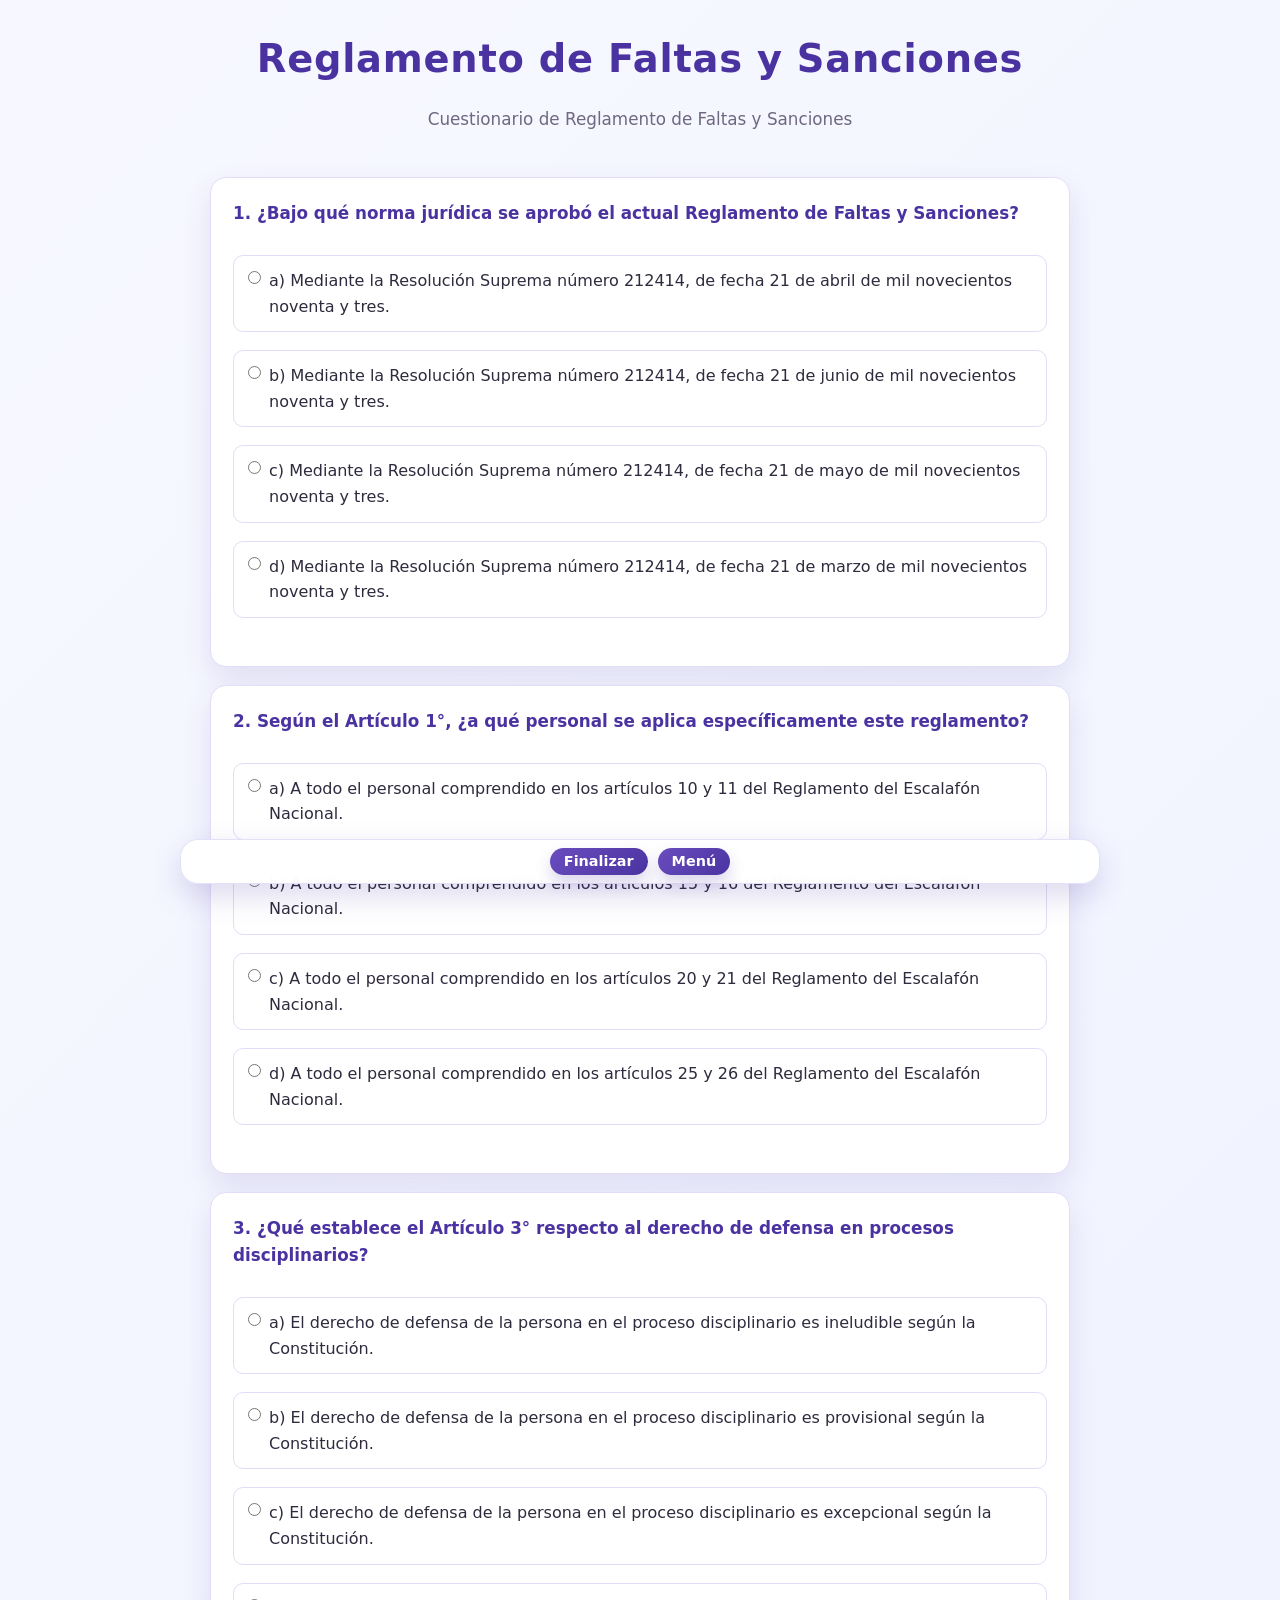
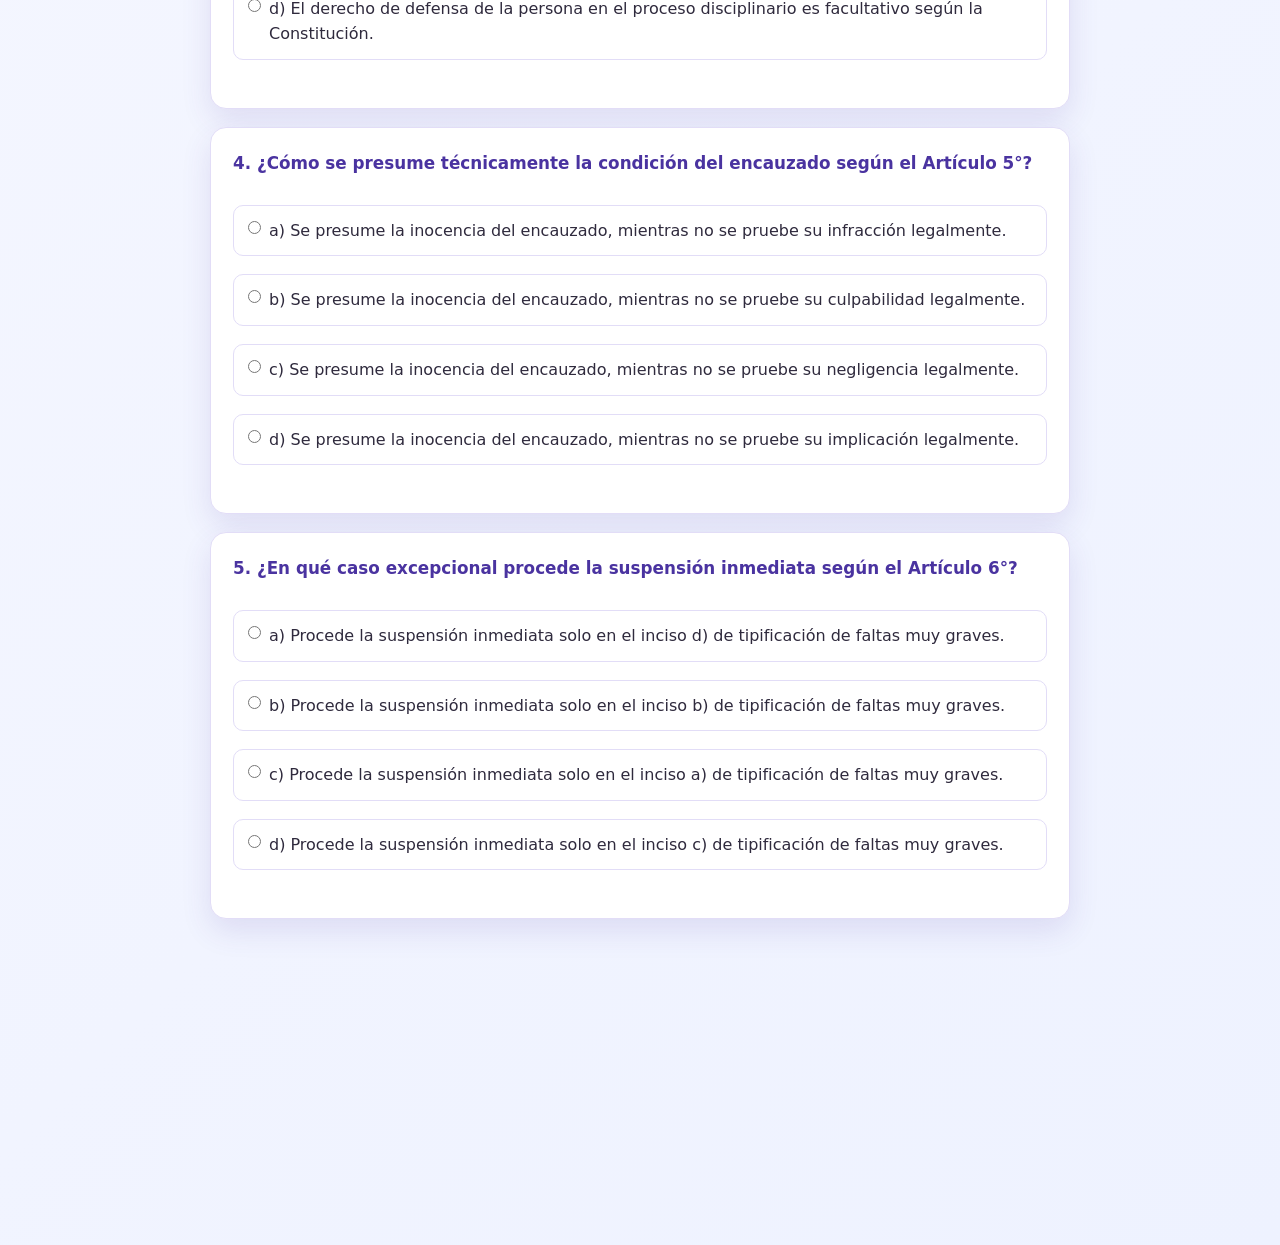
<file: Reglamento_Faltas.html>
<!DOCTYPE html>
<html lang="es">
<head>
    <meta charset="UTF-8">
    <meta name="viewport" content="width=device-width, initial-scale=1.0">
    <title>Reglamento de Faltas y Sanciones</title>
    <link rel="stylesheet" href="styles.css">
</head>
<body>
    <header class="main-header" role="banner">
        <div class="header-content">
            <div class="pc-doctor-title">PC DOCTOR</div>
            <p class="welcome-elaborado">MATERIAL ELABORADO POR EL:</p>
            <p class="welcome-profesor">Prof. Daniel Llanos</p>
            <p class="welcome-celular">📱 Celular: 75136639</p>
        </div>
    </header>
    <div class="container">
        <h1 class="main-title">Reglamento de Faltas y Sanciones</h1>
        <p class="subtitle">Cuestionario de Reglamento de Faltas y Sanciones</p>
        <div id="quiz-container"></div>
    </div>

    <script>
        const quizData = [
            {
                q: "1. ¿Bajo qué norma jurídica se aprobó el actual Reglamento de Faltas y Sanciones?",
                options: [
                    "a) Mediante la Resolución Suprema número 212414, de fecha 21 de abril de mil novecientos noventa y tres.",
                    "b) Mediante la Resolución Suprema número 212414, de fecha 21 de mayo de mil novecientos noventa y tres.",
                    "c) Mediante la Resolución Suprema número 212414, de fecha 21 de junio de mil novecientos noventa y tres.",
                    "d) Mediante la Resolución Suprema número 212414, de fecha 21 de marzo de mil novecientos noventa y tres."
                ],
                correct: 0,
                retro: "Esta resolución actualizó el ordenamiento jurídico para el personal docente y administrativo. [1]."
            },
            {
                q: "2. Según el Artículo 1°, ¿a qué personal se aplica específicamente este reglamento?",
                options: [
                    "a) A todo el personal comprendido en los artículos 20 y 21 del Reglamento del Escalafón Nacional.",
                    "b) A todo el personal comprendido en los artículos 10 y 11 del Reglamento del Escalafón Nacional.",
                    "c) A todo el personal comprendido en los artículos 15 y 16 del Reglamento del Escalafón Nacional.",
                    "d) A todo el personal comprendido en los artículos 25 y 26 del Reglamento del Escalafón Nacional."
                ],
                correct: 0,
                retro: "El campo de aplicación abarca tanto a organismos desconcentrados como descentralizados. [2]."
            },
            {
                q: "3. ¿Qué establece el Artículo 3° respecto al derecho de defensa en procesos disciplinarios?",
                options: [
                    "a) El derecho de defensa de la persona en el proceso disciplinario es ineludible según la Constitución.",
                    "b) El derecho de defensa de la persona en el proceso disciplinario es facultativo según la Constitución.",
                    "c) El derecho de defensa de la persona en el proceso disciplinario es excepcional según la Constitución.",
                    "d) El derecho de defensa de la persona en el proceso disciplinario es provisional según la Constitución."
                ],
                correct: 0,
                retro: "Nadie puede ser sancionado sin haber sido oído y juzgado legalmente. [3]."
            },
            {
                q: "4. ¿Cómo se presume técnicamente la condición del encauzado según el Artículo 5°?",
                options: [
                    "a) Se presume la inocencia del encauzado, mientras no se pruebe su culpabilidad legalmente.",
                    "b) Se presume la inocencia del encauzado, mientras no se pruebe su implicación legalmente.",
                    "c) Se presume la inocencia del encauzado, mientras no se pruebe su infracción legalmente.",
                    "d) Se presume la inocencia del encauzado, mientras no se pruebe su negligencia legalmente."
                ],
                correct: 0,
                retro: "La presunción de inocencia es una garantía procesal fundamental. [4]."
            },
            {
                q: "5. ¿En qué caso excepcional procede la suspensión inmediata según el Artículo 6°?",
                options: [
                    "a) Procede la suspensión inmediata solo en el inciso a) de tipificación de faltas muy graves.",
                    "b) Procede la suspensión inmediata solo en el inciso b) de tipificación de faltas muy graves.",
                    "c) Procede la suspensión inmediata solo en el inciso c) de tipificación de faltas muy graves.",
                    "d) Procede la suspensión inmediata solo en el inciso d) de tipificación de faltas muy graves."
                ],
                correct: 0,
                retro: "Es la única medida precautoria que permite remover del cargo antes de la sentencia. [4]."
            },
            {
                q: "6. Según el Artículo 7°, ¿qué constituye técnicamente una falta o infracción?",
                options: [
                    "a) El incumplimiento de deberes, obligaciones de la legislación y la inobservancia del reglamento.",
                    "b) El incumplimiento de deberes, obligaciones de la legislación y la desobediencia del reglamento.",
                    "c) El incumplimiento de deberes, obligaciones de la legislación y la prescripción del reglamento.",
                    "d) El incumplimiento de deberes, obligaciones de la legislación y la alteración del reglamento."
                ],
                correct: 0,
                retro: "Las faltas se cometen en el ejercicio de funciones docentes y jerarquías educativas. [5]."
            },
            {
                q: "7. ¿Cómo se clasifican las faltas disciplinarias según el Artículo 8°?",
                options: [
                    "a) Las faltas se clasifican técnicamente en tres niveles: leves, graves y muy graves.",
                    "b) Las faltas se clasifican técnicamente en tres niveles: leves, serias y muy graves.",
                    "c) Las faltas se clasifican técnicamente en tres niveles: leves, graves y gravísimas.",
                    "d) Las faltas se clasifican técnicamente en tres niveles: simples, graves y muy graves."
                ],
                correct: 0,
                retro: "Esta clasificación determina la severidad de la sanción y el tribunal competente. [6]."
            },
            {
                q: "8. ¿Qué situación es tipificada como falta leve en el inciso a) del Artículo 9°?",
                options: [
                    "a) La suspensión de labores por cumpleaños y agasajos a directores o docentes.",
                    "b) La suspensión de labores por festejos y agasajos a directores o docentes.",
                    "c) La suspensión de labores por reuniones y agasajos a directores o docentes.",
                    "d) La suspensión de labores por eventos y agasajos a directores o docentes."
                ],
                correct: 0,
                retro: "Interrumpir el servicio educativo por motivos sociales personales es una falta leve. [6]."
            },
            {
                q: "9. ¿Qué constituye negligencia en el trabajo según el inciso c) de las faltas leves?",
                options: [
                    "a) La no presentación oportuna o la presentación incorrecta de los documentos de labor docente.",
                    "b) La no presentación oportuna o la presentación incorrecta de los informes de gestión docente.",
                    "c) La no presentación oportuna o la presentación incorrecta de los registros de acción docente.",
                    "d) La no presentación oportuna o la presentación incorrecta de los planes de técnica docente."
                ],
                correct: 0,
                retro: "Incluye registros, planes, listas, datos estadísticos, libretas y cuadernos. [6]."
            },
            {
                q: "10. ¿Qué prohíbe el inciso e) del Artículo 9° en los ambientes escolares?",
                options: [
                    "a) El consumo de cigarrillos o productos del tabaco en los ambientes escolares.",
                    "b) El consumo de cigarrillos o productos del tabaco en los alrededores escolares.",
                    "c) El consumo de cigarrillos o productos del tabaco en los exteriores escolares.",
                    "d) El consumo de cigarrillos o productos del tabaco en los perímetros escolares."
                ],
                correct: 0,
                retro: "El reglamento protege el ambiente escolar de hábitos nocivos. [7]."
            },
            {
                q: "11. ¿A qué se refiere el inciso h) de las faltas leves sobre el uso de alumnos?",
                options: [
                    "a) Utilizar a los alumnos en mandados particulares o en el servicio doméstico.",
                    "b) Utilizar a los alumnos en mandados particulares o en el servicio institucional.",
                    "c) Utilizar a los alumnos en mandados particulares o en el servicio administrativo.",
                    "d) Utilizar a los alumnos en mandados particulares o en el servicio pedagógico."
                ],
                correct: 0,
                retro: "Es una falta leve desviar la función del estudiante para fines personales del docente. [7]."
            },
            {
                q: "12. ¿Qué define una falta grave según el inciso a) del Artículo 10°?",
                options: [
                    "a) La reincidencia voluntaria en las faltas leves tipificadas en el reglamento.",
                    "b) La reincidencia voluntaria en las faltas leves señaladas en el reglamento.",
                    "c) La reincidencia voluntaria en las faltas leves indicadas en el reglamento.",
                    "d) La reincidencia voluntaria en las faltas leves marcadas en el reglamento."
                ],
                correct: 0,
                retro: "La persistencia en conductas indebidas eleva la gravedad de la infracción. [8]."
            },
            {
                q: "13. ¿Qué constituye la falta grave tipificada en el inciso b) del Artículo 10°?",
                options: [
                    "a) La extorsión a los alumnos ofreciendo calificaciones a cambio de algún beneficio.",
                    "b) La extorsión a los alumnos ofreciendo calificaciones a cambio de algún servicio.",
                    "c) La extorsión a los alumnos ofreciendo calificaciones a cambio de algún favor.",
                    "d) La extorsión a los alumnos ofreciendo calificaciones a cambio de algún pago."
                ],
                correct: 0,
                retro: "Cualquier manipulación de notas por beneficios externos es una falta grave. [8]."
            },
            {
                q: "14. ¿Qué sanciona el inciso d) del Artículo 10° respecto a los padres de familia?",
                options: [
                    "a) Las exacciones (cobros ilegales o injustos) a los padres de familia.",
                    "b) Las exacciones (cobros ilegales o injustos) a los tutores de familia.",
                    "c) Las exacciones (cobros ilegales o injustos) a los miembros de familia.",
                    "d) Las exacciones (cobros ilegales o injustos) a los parientes de familia."
                ],
                correct: 0,
                retro: "Se protege la economía de las familias frente a cobros no autorizados. [8]."
            },
            {
                q: "15. ¿Qué define el inciso g) del Artículo 10° sobre festejos en el lugar de trabajo?",
                options: [
                    "a) La organización o asistencia a fiestas con uso de bebidas alcohólicas en el establecimiento.",
                    "b) La organización o asistencia a fiestas con uso de bebidas alcohólicas en el departamento.",
                    "c) La organización o asistencia a fiestas con uso de bebidas alcohólicas en el distrito.",
                    "d) La organización o asistencia a fiestas con uso de bebidas alcohólicas en el centro."
                ],
                correct: 0,
                retro: "El consumo de alcohol en el centro de trabajo es una falta grave. [9]."
            },
            {
                q: "16. ¿Cuál es el límite de abandono de funciones para ser falta grave en escuelas urbanas?",
                options: [
                    "a) El abandono del lugar de las funciones hasta cinco días en escuelas urbanas.",
                    "b) El abandono del lugar de las funciones hasta seis días en escuelas urbanas.",
                    "c) El abandono del lugar de las funciones hasta cuatro días en escuelas urbanas.",
                    "d) El abandono del lugar de las funciones hasta tres días en escuelas urbanas."
                ],
                correct: 0,
                retro: "El plazo aumenta a siete días en lugares alejados. [9]."
            },
            {
                q: "17. ¿Qué sanciona el inciso i) del Artículo 10° respecto al material escolar?",
                options: [
                    "a) La venta o uso indebido del material escolar, sanitario, deportivo o de trabajo.",
                    "b) La venta o uso indebido del material escolar, sanitario, deportivo o de oficina.",
                    "c) La venta o uso indebido del material escolar, sanitario, deportivo o de gestión.",
                    "d) La venta o uso indebido del material escolar, sanitario, deportivo o de aula."
                ],
                correct: 0,
                retro: "Los materiales destinados a la institución no pueden ser comercializados. [9]."
            },
            {
                q: "18. ¿Qué constituye la falta grave del inciso k) del Artículo 10°?",
                options: [
                    "a) El apercibimiento o la observación grave a un inferior en presencia de maestros o alumnos.",
                    "b) El apercibimiento o la observación grave a un inferior en presencia de padres o alumnos.",
                    "c) El apercibimiento o la observación grave a un inferior en presencia de autoridades o alumnos.",
                    "d) El apercibimiento o la observación grave a un inferior en presencia de colegas o alumnos."
                ],
                correct: 0,
                retro: "Se sanciona el menoscabo de la dignidad del personal ante terceros. [10]."
            },
            {
                q: "19. ¿Qué prohíbe el inciso m) del Artículo 10° sobre documentos oficiales?",
                options: [
                    "a) El uso indebido de títulos, sellos o membretes de carácter oficial.",
                    "b) El uso indebido de títulos, sellos o membretes de carácter institucional.",
                    "c) El uso indebido de títulos, sellos o membretes de carácter administrativo.",
                    "d) El uso indebido de títulos, sellos o membretes de carácter pedagógico."
                ],
                correct: 0,
                retro: "El mal uso de símbolos de autoridad es falta grave. [11]."
            },
            {
                q: "20. ¿Qué falta grave se describe en el inciso p) del Artículo 10°?",
                options: [
                    "a) El empleo de los castigos corporales o psicológicos contra la dignidad del alumno.",
                    "b) El empleo de los castigos corporales o psicológicos contra la integridad del alumno.",
                    "c) El empleo de los castigos corporales o psicológicos contra la moral del alumno.",
                    "d) El empleo de los castigos corporales o psicológicos contra la conducta del alumno."
                ],
                correct: 0,
                retro: "El respeto a la dignidad del estudiante es innegociable. [11]."
            },
            {
                q: "21. ¿Qué constituye una falta muy grave según el inciso a) del Artículo 11°?",
                options: [
                    "a) La reincidencia voluntaria en faltas graves tipificadas en el presente reglamento.",
                    "b) La reincidencia voluntaria en faltas graves señaladas en el presente reglamento.",
                    "c) La reincidencia voluntaria en faltas graves indicadas en el presente reglamento.",
                    "d) La reincidencia voluntaria en faltas graves marcadas en el presente reglamento."
                ],
                correct: 0,
                retro: "Repetir faltas graves se sanciona con la máxima severidad. [12]."
            },
            {
                q: "22. ¿Qué obligación financiera se sanciona como falta muy grave en el inciso b)?",
                options: [
                    "a) No rendir cuentas de dineros recaudados por concepto de rifas, kermesses u otros.",
                    "b) No rendir cuentas de dineros recaudados por concepto de rifas, kermesses o cuotas.",
                    "c) No rendir cuentas de dineros recaudados por concepto de rifas, kermesses o donativos.",
                    "d) No rendir cuentas de dineros recaudados por concepto de rifas, kermesses o aportes."
                ],
                correct: 0,
                retro: "La falta de transparencia en fondos recaudados es infracción muy grave. [12]."
            },
            {
                q: "23. ¿Qué sanciona el inciso d) del Artículo 11° respecto a las evaluaciones?",
                options: [
                    "a) La venta de pruebas de exámenes y los cobros de dinero por inscripción o ascensos.",
                    "b) La venta de pruebas de exámenes y los cobros de dinero por registros o ascensos.",
                    "c) La venta de pruebas de exámenes y los cobros de dinero por títulos o ascensos.",
                    "d) La venta de pruebas de exámenes y los cobros de dinero por notas o ascensos."
                ],
                correct: 0,
                retro: "Cualquier comercialización de instrumentos de evaluación es muy grave. [13]."
            },
            {
                q: "24. ¿Qué constituye falta muy grave en el inciso f) del Artículo 11°?",
                options: [
                    "a) La acumulación de cargos docentes sin autorización expresa mediante Resolución Suprema.",
                    "b) La acumulación de cargos docentes sin autorización expresa mediante Resolución Ministerial.",
                    "c) La acumulación de cargos docentes sin autorización expresa mediante Resolución Distrital.",
                    "d) La acumulación de cargos docentes sin autorización expresa mediante Resolución Prefectural."
                ],
                correct: 0,
                retro: "Acumular cargos sin el marco legal correspondiente es infracción muy grave. [13]."
            },
            {
                q: "25. ¿Qué sanciona el inciso g) del Artículo 11° en las dependencias educativas?",
                options: [
                    "a) La autorización del expendio y consumo de bebidas alcohólicas o drogas peligrosas.",
                    "b) La autorización del expendio y consumo de bebidas alcohólicas o sustancias peligrosas.",
                    "c) La autorización del expendio y consumo de bebidas alcohólicas o materiales peligrosos.",
                    "d) La autorización del expendio y consumo de bebidas alcohólicas o elementos peligrosos."
                ],
                correct: 0,
                retro: "Permitir el consumo de estas sustancias en la escuela es falta muy grave. [14]."
            },
            {
                q: "26. ¿Qué infracción muy grave se describe en el inciso h) del Artículo 11°?",
                options: [
                    "a) La presentación en la escuela, oficina o centro de trabajo en estado de ebriedad.",
                    "b) La presentación en la escuela, oficina o centro de trabajo en estado de confusión.",
                    "c) La presentación en la escuela, oficina o centro de trabajo en estado de alteración.",
                    "d) La presentación en la escuela, oficina o centro de trabajo en estado de intoxicación."
                ],
                correct: 0,
                retro: "Asistir ebrio al trabajo docente es causal de sanción máxima. [14]."
            },
            {
                q: "27. ¿Qué constituye falta muy grave según el inciso k) del Artículo 11°?",
                options: [
                    "a) La suplantación de firmas en documentos oficiales y el uso de papel membretado.",
                    "b) La suplantación de firmas en documentos oficiales y el uso de papel institucional.",
                    "c) La suplantación de firmas en documentos oficiales y el uso de papel administrativo.",
                    "d) La suplantación de firmas en documentos oficiales y el uso de papel oficializado."
                ],
                correct: 0,
                retro: "Falsificar firmas y mal uso de papelería oficial son faltas muy graves. [15]."
            },
            {
                q: "28. ¿Qué se sanciona en el inciso m) del Artículo 11° como falta muy grave?",
                options: [
                    "a) Invitación al uso de substancias indebidas, corrupción, acoso sexual, estupro o violencia.",
                    "b) Invitación al uso de substancias indebidas, corrupción, acoso sexual, estupro o agresión.",
                    "c) Invitación al uso de substancias indebidas, corrupción, acoso sexual, estupro o maltrato.",
                    "d) Invitación al uso de substancias indebidas, corrupción, acoso sexual, estupro o coacción."
                ],
                correct: 0,
                retro: "Agrupa los delitos más graves contra la libertad y seguridad de las personas. [15]."
            },
            {
                q: "29. ¿Qué criterios se consideran para aplicar sanciones según el Artículo 12°?",
                options: [
                    "a) Se aplicarán de acuerdo a la concurrencia de circunstancias atenuantes o agravantes.",
                    "b) Se aplicarán de acuerdo a la concurrencia de circunstancias atenuantes o influyentes.",
                    "c) Se aplicarán de acuerdo a la concurrencia de circunstancias atenuantes o determinantes.",
                    "d) Se aplicarán de acuerdo a la concurrencia de circunstancias atenuantes o condicionantes."
                ],
                correct: 0,
                retro: "El contexto de la falta modula la severidad de la sanción. [16]."
            },
            {
                q: "30. ¿Cuáles son las sanciones para faltas leves según el Artículo 13° inciso a)?",
                options: [
                    "a) Amonestación privada o escrita, descuento de 1 a 5 días o traslado de trabajo.",
                    "b) Amonestación privada o escrita, descuento de 1 a 6 días o traslado de trabajo.",
                    "c) Amonestación privada o escrita, descuento de 1 a 7 días o traslado de trabajo.",
                    "d) Amonestación privada o escrita, descuento de 1 a 3 días o traslado de trabajo."
                ],
                correct: 0,
                retro: "Son las medidas disciplinarias de menor escala en el sistema. [16]."
            },
            {
                q: "31. ¿Qué sanciones corresponden a las faltas graves según el Artículo 13° inciso b)?",
                options: [
                    "a) Suspensión de 15 a 60 días, postergación de ascenso por un año o descenso de cargo.",
                    "b) Suspensión de 10 a 60 días, postergación de ascenso por un año o descenso de cargo.",
                    "c) Suspensión de 20 a 60 días, postergación de ascenso por un año o descenso de cargo.",
                    "d) Suspensión de 30 a 60 días, postergación de ascenso por un año o descenso de cargo."
                ],
                correct: 0,
                retro: "Las sanciones graves afectan directamente la carrera y el salario. [17]."
            },
            {
                q: "32. ¿Qué sanción máxima establece el Artículo 13° para faltas muy graves?",
                options: [
                    "a) Retiro definitivo del ejercicio del Magisterio o destitución del cargo administrativo.",
                    "b) Retiro definitivo del ejercicio del Magisterio o suspensión del cargo administrativo.",
                    "c) Retiro definitivo del ejercicio del Magisterio o remoción del cargo administrativo.",
                    "d) Retiro definitivo del ejercicio del Magisterio o censura del cargo administrativo."
                ],
                correct: 0,
                retro: "Implica la expulsión definitiva del sistema educativo fiscal. [17]."
            },
            {
                q: "33. ¿Qué sucede con una sanción impuesta sin normas procesales (Art. 14°)?",
                options: [
                    "a) Toda sanción impuesta sin el cumplimiento de las normas se tendrá por inexistente.",
                    "b) Toda sanción impuesta sin el cumplimiento de las normas se tendrá por provisional.",
                    "c) Toda sanción impuesta sin el cumplimiento de las normas se tendrá por observada.",
                    "d) Toda sanción impuesta sin el cumplimiento de las normas se tendrá por recurrible."
                ],
                correct: 0,
                retro: "El debido proceso es requisito de validez de cualquier sanción. [17]."
            },
            {
                q: "34. ¿Cómo se componen técnicamente los tribunales disciplinarios (Art. 15°)?",
                options: [
                    "a) De un PRESIDENTE, un FISCAL PROMOTOR y un SECRETARIO-ACTUARIO respectivamente.",
                    "b) De un PRESIDENTE, un FISCAL PROMOTOR y un SECRETARIO-VOCAL respectivamente.",
                    "c) De un PRESIDENTE, un FISCAL PROMOTOR y un SECRETARIO-RELATOR respectivamente.",
                    "d) De un PRESIDENTE, un FISCAL PROMOTOR y un SECRETARIO-MINISTRO respectivamente."
                ],
                correct: 0,
                retro: "Esta estructura opera tanto a nivel nacional como departamental. [18]."
            },
            {
                q: "35. ¿Quién preside el Tribunal Disciplinario Nacional según el Artículo 16°?",
                options: [
                    "a) Estará presidido por el Director General de Educación del Ministerio correspondiente.",
                    "b) Estará presidido por el Ministro de Educación del despacho correspondiente.",
                    "c) Estará presidido por el Viceministro de Educación de la repartición correspondiente.",
                    "d) Estará presidido por el Director Nacional de Escalafón de la unidad correspondiente."
                ],
                correct: 0,
                retro: "El tribunal nacional tiene sede en la ciudad de La Paz. [18]."
            },
            {
                q: "36. ¿Qué nivel jerárquico deben tener los miembros de los tribunales (Art. 19°)?",
                options: [
                    "a) Los miembros de los tribunales deberán ser de igual o superior jerarquía al encauzado.",
                    "b) Los miembros de los tribunales deberán ser de igual o mayor categoría al encauzado.",
                    "c) Los miembros de los tribunales deberán ser de igual o mayor antigüedad al encauzado.",
                    "d) Los miembros de los tribunales deberán ser de igual o mayor formación al encauzado."
                ],
                correct: 0,
                retro: "Garantiza que el juzgamiento sea realizado por pares o superiores. [19]."
            },
            {
                q: "37. ¿Quién sanciona técnicamente las faltas leves según el Artículo 22°?",
                options: [
                    "a) Las faltas leves serán sancionadas por la autoridad inmediata superior del infractor.",
                    "b) Las faltas leves serán sancionadas por el tribunal departamental del distrito.",
                    "c) Las faltas leves serán sancionadas por la comisión de ética del establecimiento.",
                    "d) Las faltas leves serán sancionadas por el consejo de maestros del núcleo."
                ],
                correct: 0,
                retro: "Las faltas graves y muy graves requieren un proceso ante tribunal. [20]."
            },
            {
                q: "38. ¿Cómo puede interponerse la denuncia según el Artículo 23°?",
                options: [
                    "a) La denuncia podrá ser interpuesta verbalmente o por escrito por los damnificados.",
                    "b) La denuncia podrá ser interpuesta solo por escrito por los damnificados.",
                    "c) La denuncia podrá ser interpuesta solo verbalmente por los damnificados.",
                    "d) La denuncia podrá ser interpuesta mediante apoderado por los damnificados."
                ],
                correct: 0,
                retro: "Si es verbal, el funcionario que la recibe debe sentar acta inmediatamente. [20]."
            },
            {
                q: "39. ¿Cuál es el plazo para remitir la denuncia al Tribunal Departamental (Art. 24°)?",
                options: [
                    "a) Remisión de la denuncia al Tribunal Departamental dentro las 48 horas de recibida.",
                    "b) Remisión de la denuncia al Tribunal Departamental dentro las 24 horas de recibida.",
                    "c) Remisión de la denuncia al Tribunal Departamental dentro las 12 horas de recibida.",
                    "d) Remisión de la denuncia al Tribunal Departamental dentro las 72 horas de recibida."
                ],
                correct: 0,
                retro: "Es el primer término procesal tras recibir la denuncia formal. [21]."
            },
            {
                q: "40. ¿De cuánto tiempo es el período probatorio según el Artículo 24° inciso c)?",
                options: [
                    "a) El período probatorio es de 20 días, prorrogables por razón de la distancia.",
                    "b) El período probatorio es de 15 días, prorrogables por razón de la distancia.",
                    "c) El período probatorio es de 10 días, prorrogables por razón de la distancia.",
                    "d) El período probatorio es de 30 días, prorrogables por razón de la distancia."
                ],
                correct: 0,
                retro: "En esta fase se presentan las pruebas de cargo y descargo. [21]."
            },
            {
                q: "41. ¿Cuál es el término procesal para dictar el Fallo según el reglamento?",
                options: [
                    "a) El tribunal debe emitir el fallo en un plazo máximo de 5 días hábiles.",
                    "b) El tribunal debe emitir el fallo en un plazo máximo de 3 días hábiles.",
                    "c) El tribunal debe emitir el fallo en un plazo máximo de 7 días hábiles.",
                    "d) El tribunal debe emitir el fallo en un plazo máximo de 10 días hábiles."
                ],
                correct: 0,
                retro: "Es el tiempo estipulado tras concluir el periodo probatorio. [22]."
            },
            {
                q: "42. ¿Cuál es el término para interponer el recurso de apelación (Art. 25°)?",
                options: [
                    "a) La apelación se presentará dentro de tres días ante el mismo tribunal sentenciador.",
                    "b) La apelación se presentará dentro de cinco días ante el mismo tribunal sentenciador.",
                    "c) La apelación se presentará dentro de dos días ante el mismo tribunal sentenciador.",
                    "d) La apelación se presentará dentro de un día ante el mismo tribunal sentenciador."
                ],
                correct: 0,
                retro: "Debe incluir la exposición de agravios por la parte afectada. [22]."
            },
            {
                q: "43. ¿En qué plazo debe confirmar o revocar el fallo el tribunal de apelación (Art. 26°)?",
                options: [
                    "a) El tribunal de apelación resolverá en el término de 15 días desde la recepción.",
                    "b) El tribunal de apelación resolverá en el término de 10 días desde la recepción.",
                    "c) El tribunal de apelación resolverá en el término de 20 días desde la recepción.",
                    "d) El tribunal de apelación resolverá en el término de 30 días desde la recepción."
                ],
                correct: 0,
                retro: "Es el tiempo de actuación para el Tribunal Nacional Disciplinario. [23]."
            },
            {
                q: "44. ¿Qué calidad adquiere el fallo una vez emitida la Resolución Ministerial (Art. 27°)?",
                options: [
                    "a) Adquiere la calidad de autoridad de cosa juzgada en la vía administrativa.",
                    "b) Adquiere la calidad de autoridad de sentencia firme en la vía administrativa.",
                    "c) Adquiere la calidad de autoridad de mandato legal en la vía administrativa.",
                    "d) Adquiere la calidad de autoridad de decreto firme en la vía administrativa."
                ],
                correct: 0,
                retro: "Esto significa que la resolución es definitiva y de cumplimiento obligatorio. [23]."
            },
            {
                q: "45. ¿Quién es el encargado de ejecutar los fallos disciplinarios (Art. 28°)?",
                options: [
                    "a) La ejecución corresponde a las autoridades administrativas pertinentes del ramo.",
                    "b) La ejecución corresponde a las autoridades judiciales pertinentes del ramo.",
                    "c) La ejecución corresponde a las autoridades gremiales pertinentes del ramo.",
                    "d) La ejecución corresponde a las autoridades políticas pertinentes del ramo."
                ],
                correct: 0,
                retro: "Deben proceder al cumplimiento en tres días tras recibir la Resolución. [23]."
            },
            {
                q: "46. ¿Dónde se guardan y custodian los expedientes de los procesos (Art. 29°)?",
                options: [
                    "a) En el departamento de archivo del Ministerio de Educación y Cultura.",
                    "b) En el departamento de archivo de la Dirección Departamental de Educación.",
                    "c) En el departamento de archivo de la Contraloría General del Estado.",
                    "d) En el departamento de archivo de la Prefectura del Departamento."
                ],
                correct: 0,
                retro: "Se debe incluir una copia legalizada en el expediente personal del interesado. [24]."
            },
            {
                q: "47. Según los Vistos y Considerando, ¿por qué se renovó este reglamento en 1993?",
                options: [
                    "a) Porque el reglamento de 1990 adolecía de manifiestas deficiencias en sus disposiciones.",
                    "b) Porque el reglamento de 1990 adolecía de manifiestas omisiones en sus disposiciones.",
                    "c) Porque el reglamento de 1990 adolecía de manifiestas fracturas en sus disposiciones.",
                    "d) Porque el reglamento de 1990 adolecía de manifiestas rupturas en sus disposiciones."
                ],
                correct: 0,
                retro: "Se buscaba un ordenamiento jurídico más completo y moderno. [1]."
            },
            {
                q: "48. ¿A qué personal jerárquico se aplica también este reglamento?",
                options: [
                    "a) Se aplica tanto a las funciones docentes como a las jerarquías educativas.",
                    "b) Se aplica tanto a las funciones docentes como a las jerarquías distritales.",
                    "c) Se aplica tanto a las funciones docentes como a las jerarquías sindicales.",
                    "d) Se aplica tanto a las funciones docentes como a las jerarquías políticas."
                ],
                correct: 0,
                retro: "Ningún cargo está exento del cumplimiento del reglamento de faltas. [5]."
            },
            {
                q: "49. ¿Qué prohíbe el Artículo 4° respecto al juzgamiento de maestros?",
                options: [
                    "a) Prohíbe el juzgamiento por comisiones especiales o tribunales extraordinarios.",
                    "b) Prohíbe el juzgamiento por comisiones mixtas o tribunales extraordinarios.",
                    "c) Prohíbe el juzgamiento por comisiones distritales o tribunales extraordinarios.",
                    "d) Prohíbe el juzgamiento por comisiones gremiales o tribunales extraordinarios."
                ],
                correct: 0,
                retro: "Solo los tribunales legalmente constituidos pueden procesar faltas. [4]."
            },
            {
                q: "50. ¿Qué falta grave se tipifica en el inciso t) del Artículo 10°?",
                options: [
                    "a) La inmoralidad y los vicios en el ejercicio de las funciones educativas.",
                    "b) La inmoralidad y los vicios en el ámbito de las funciones educativas.",
                    "c) La inmoralidad y los vicios en el marco de las funciones educativas.",
                    "d) La inmoralidad y los vicios en el plano de las funciones educativas."
                ],
                correct: 0,
                retro: "Conductas inmorales son sancionadas como infracciones graves. [12]."
            }
        ];
    </script>
    <script src="quiz-behavior.js"></script>
</body>
</html>
</file>
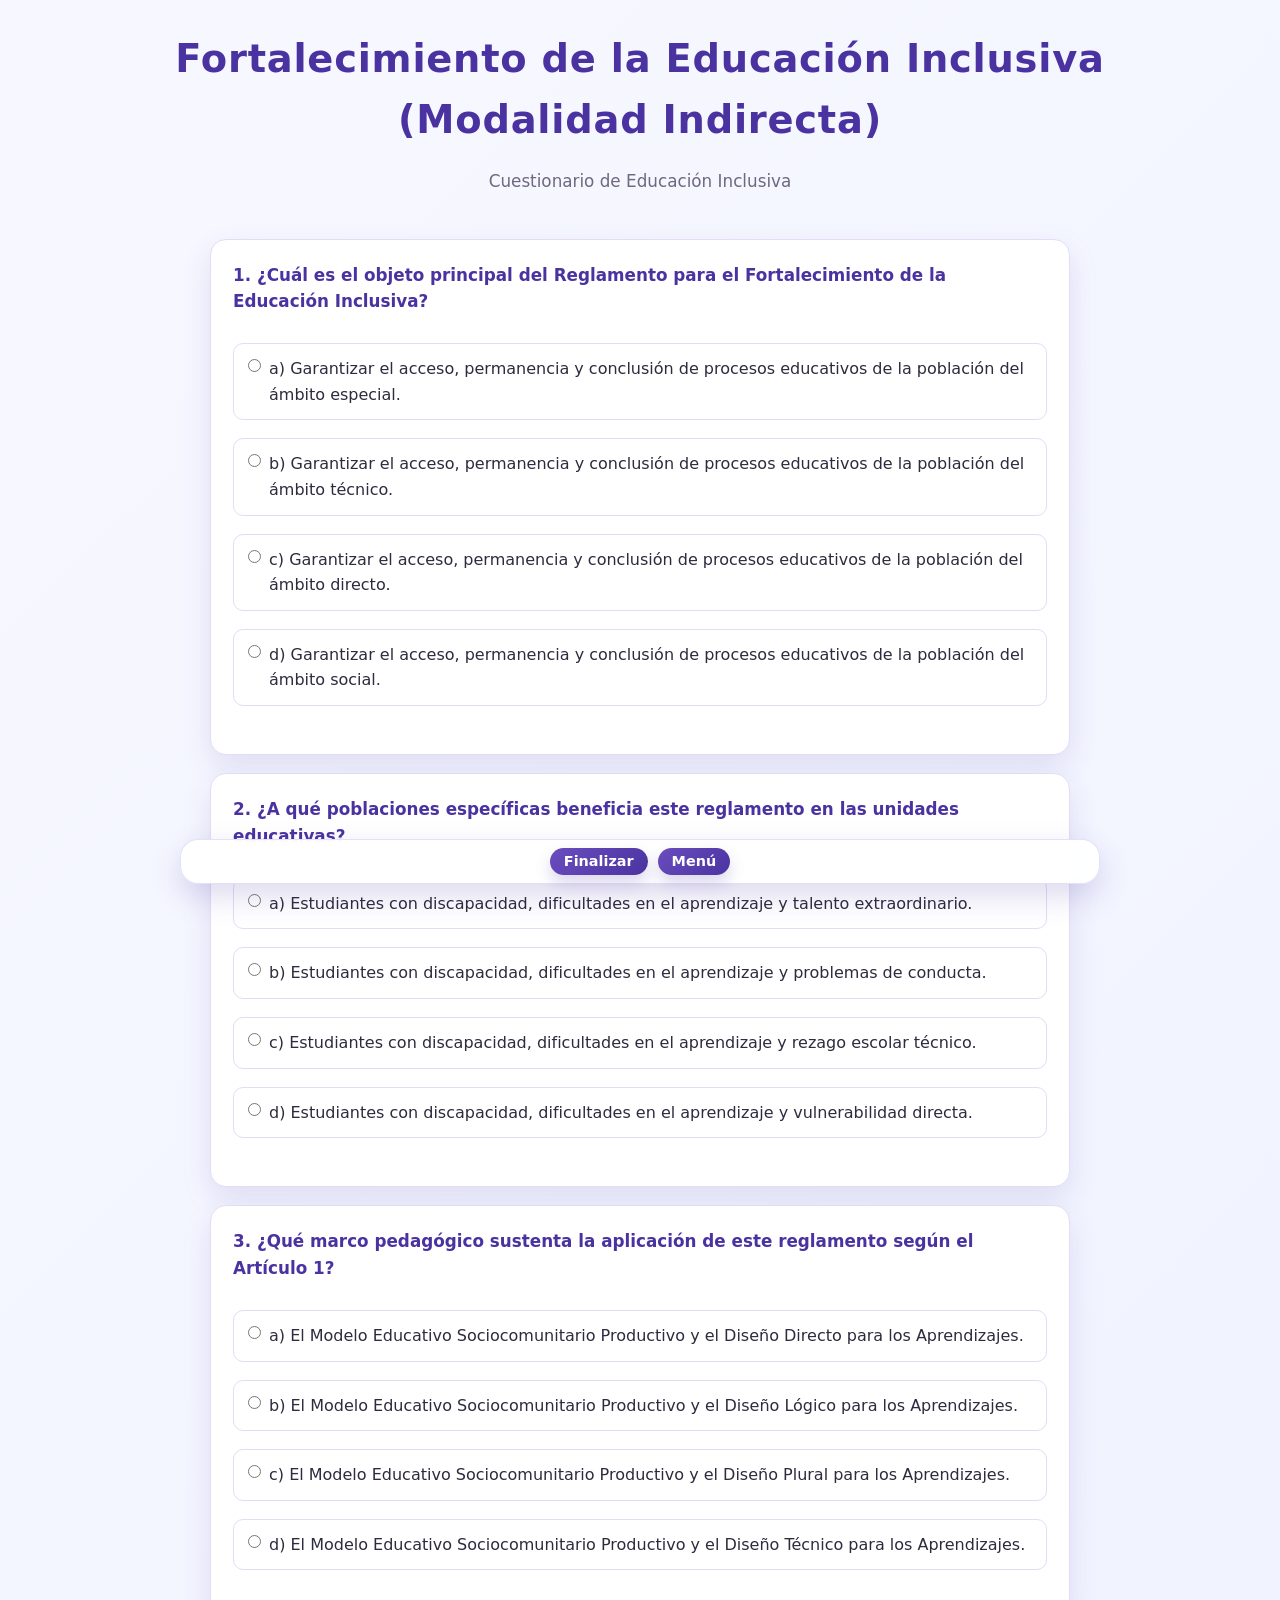
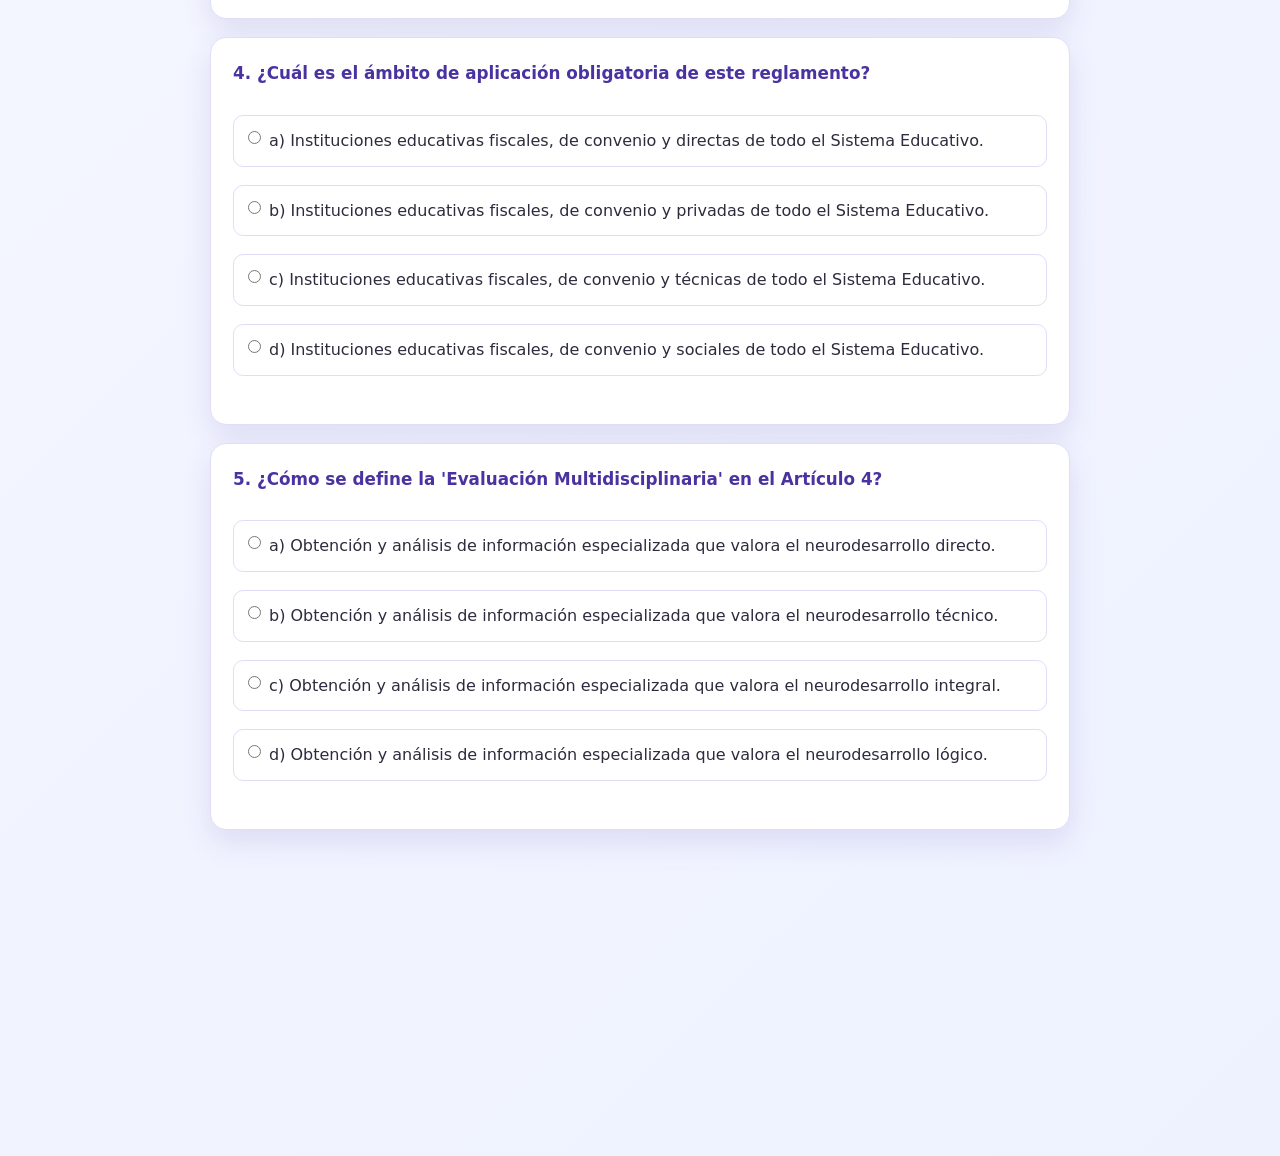
<file: Reglamento_fortalecimiento.html>
<!DOCTYPE html>
<html lang="es">
<head>
    <meta charset="UTF-8">
    <meta name="viewport" content="width=device-width, initial-scale=1.0">
    <title>Fortalecimiento de la Educación Inclusiva (Modalidad Indirecta)</title>
    <link rel="stylesheet" href="styles.css">
</head>
<body>
    <header class="main-header" role="banner">
        <div class="header-content">
            <div class="pc-doctor-title">PC DOCTOR</div>
            <p class="welcome-elaborado">MATERIAL ELABORADO POR EL:</p>
            <p class="welcome-profesor">Prof. Daniel Llanos</p>
            <p class="welcome-celular">📱 Celular: 75136639</p>
        </div>
    </header>
    <div class="container">
        <h1 class="main-title">Fortalecimiento de la Educación Inclusiva (Modalidad Indirecta)</h1>
        <p class="subtitle">Cuestionario de Educación Inclusiva</p>
        <div id="quiz-container"></div>
    </div>

    <script>
        const quizData = [
            {
                q: "1. ¿Cuál es el objeto principal del Reglamento para el Fortalecimiento de la Educación Inclusiva?",
                options: [
                    "a) Garantizar el acceso, permanencia y conclusión de procesos educativos de la población del ámbito especial.",
                    "b) Garantizar el acceso, permanencia y conclusión de procesos educativos de la población del ámbito técnico.",
                    "c) Garantizar el acceso, permanencia y conclusión de procesos educativos de la población del ámbito social.",
                    "d) Garantizar el acceso, permanencia y conclusión de procesos educativos de la población del ámbito directo."
                ],
                correct: 0,
                retro: "Busca asegurar el derecho a la educación en Regular, Superior y Alternativa. (Art. 1, p. 5)."
            },
            {
                q: "2. ¿A qué poblaciones específicas beneficia este reglamento en las unidades educativas?",
                options: [
                    "a) Estudiantes con discapacidad, dificultades en el aprendizaje y talento extraordinario.",
                    "b) Estudiantes con discapacidad, dificultades en el aprendizaje y problemas de conducta.",
                    "c) Estudiantes con discapacidad, dificultades en el aprendizaje y rezago escolar técnico.",
                    "d) Estudiantes con discapacidad, dificultades en el aprendizaje y vulnerabilidad directa."
                ],
                correct: 0,
                retro: "Cubre a los tres grupos principales matriculados en el SEP. (Art. 1, p. 5)."
            },
            {
                q: "3. ¿Qué marco pedagógico sustenta la aplicación de este reglamento según el Artículo 1?",
                options: [
                    "a) El Modelo Educativo Sociocomunitario Productivo y el Diseño Plural para los Aprendizajes.",
                    "b) El Modelo Educativo Sociocomunitario Productivo y el Diseño Técnico para los Aprendizajes.",
                    "c) El Modelo Educativo Sociocomunitario Productivo y el Diseño Lógico para los Aprendizajes.",
                    "d) El Modelo Educativo Sociocomunitario Productivo y el Diseño Directo para los Aprendizajes."
                ],
                correct: 0,
                retro: "Se alinea con la política educativa plurinacional actual. (Art. 1, p. 5)."
            },
            {
                q: "4. ¿Cuál es el ámbito de aplicación obligatoria de este reglamento?",
                options: [
                    "a) Instituciones educativas fiscales, de convenio y privadas de todo el Sistema Educativo.",
                    "b) Instituciones educativas fiscales, de convenio y técnicas de todo el Sistema Educativo.",
                    "c) Instituciones educativas fiscales, de convenio y sociales de todo el Sistema Educativo.",
                    "d) Instituciones educativas fiscales, de convenio y directas de todo el Sistema Educativo."
                ],
                correct: 0,
                retro: "Alcanza a directivos, maestros y personal administrativo de todo el SEP. (Art. 2, p. 5)."
            },
            {
                q: "5. ¿Cómo se define la 'Evaluación Multidisciplinaria' en el Artículo 4?",
                options: [
                    "a) Obtención y análisis de información especializada que valora el neurodesarrollo integral.",
                    "b) Obtención y análisis de información especializada que valora el neurodesarrollo técnico.",
                    "c) Obtención y análisis de información especializada que valora el neurodesarrollo lógico.",
                    "d) Obtención y análisis de información especializada que valora el neurodesarrollo directo."
                ],
                correct: 0,
                retro: "Permite crear condiciones para el recorrido educativo más pertinente. (Art. 4a, p. 6)."
            },
            {
                q: "6. ¿Quiénes son los 'Maestros de Apoyo Educativo' según las definiciones?",
                options: [
                    "a) Profesionales responsables de orientación, asesoramiento y sensibilización en Modalidad Indirecta.",
                    "b) Profesionales responsables de orientación, asesoramiento y gestión técnica en Modalidad Indirecta.",
                    "c) Profesionales responsables de orientación, asesoramiento y control lógico en Modalidad Indirecta.",
                    "d) Profesionales responsables de orientación, asesoramiento y revisión directa en Modalidad Indirecta."
                ],
                correct: 0,
                retro: "Su propósito es equiparar condiciones de acceso a los procesos de aula. (Art. 4b, p. 6)."
            },
            {
                q: "7. ¿Qué es el 'Plan de Apoyo Técnico Pedagógico'?",
                options: [
                    "a) Instrumento de planificación con acciones operativas coordinadas entre apoyo y aula.",
                    "b) Instrumento de planificación con acciones operativas coordinadas entre apoyo y técnica.",
                    "c) Instrumento de planificación con acciones operativas coordinadas entre apoyo y gestión.",
                    "d) Instrumento de planificación con acciones operativas coordinadas entre apoyo y norma."
                ],
                correct: 0,
                retro: "Garantiza procesos educativos pertinentes e igualdad de oportunidades. (Art. 4c, p. 6)."
            },
            {
                q: "8. ¿Cómo se definen los estudiantes con 'Dificultades en el Aprendizaje'?",
                options: [
                    "a) Presentan necesidades temporales o permanentes que no provienen de factores intelectuales.",
                    "b) Presentan necesidades temporales o permanentes que no provienen de factores técnicos.",
                    "c) Presentan necesidades temporales o permanentes que no provienen de factores lógicos.",
                    "d) Presentan necesidades temporales o permanentes que no provienen de factores directos."
                ],
                correct: 0,
                retro: "Son interferencias en el rendimiento sin base sensorial o intelectual. (Art. 4e, p. 6)."
            },
            {
                q: "9. ¿Qué define a los estudiantes con 'Talento Extraordinario'?",
                options: [
                    "a) Presentan mayor desarrollo de capacidades superiores y transformadoras a lo esperado.",
                    "b) Presentan mayor desarrollo de capacidades técnicas y transformadoras a lo esperado.",
                    "c) Presentan mayor desarrollo de capacidades lógicas y transformadoras a lo esperado.",
                    "d) Presentan mayor desarrollo de capacidades directas y transformadoras a lo esperado."
                ],
                correct: 0,
                retro: "Destacan en dimensiones del ser, saber, hacer y decidir. (Art. 4f, p. 6)."
            },
            {
                q: "10. ¿Qué es el 'Diseño Plural para los Aprendizajes' (DPA)?",
                options: [
                    "a) Orientaciones para el desarrollo del currículo que alcanzan a todos en la mayor medida.",
                    "b) Orientaciones para el desarrollo del currículo que alcanzan a todos en la mayor técnica.",
                    "c) Orientaciones para el desarrollo del currículo que alcanzan a todos en la mayor lógica.",
                    "d) Orientaciones para el desarrollo del currículo que alcanzan a todos en la mayor gestión."
                ],
                correct: 0,
                retro: "Genera condiciones educativas bajo principios de Educación Inclusiva. (Art. 4g, p. 6)."
            },
            {
                q: "11. ¿En qué consiste la 'Educación Inclusiva' como política de Estado?",
                options: [
                    "a) Respuestas oportunas a necesidades, ritmos, estilos y potencialidades de aprendizaje.",
                    "b) Respuestas oportunas a necesidades, técnicas, estilos y potencialidades de aprendizaje.",
                    "c) Respuestas oportunas a necesidades, lógicas, estilos y potencialidades de aprendizaje.",
                    "d) Respuestas oportunas a necesidades, gestiones, estilos y potencialidades de aprendizaje."
                ],
                correct: 0,
                retro: "Es parte indisoluble del Modelo Educativo Sociocomunitario Productivo. (Art. 4h, p. 6)."
            },
            {
                q: "12. ¿Qué sistemas incluye la 'Comunicación Alternativa y Aumentativa'?",
                options: [
                    "a) Sistemas lingüísticos como la Lengua de Señas Boliviana (LSB) y el Sistema Braille.",
                    "b) Sistemas lingüísticos como la Lengua de Señas Técnica (LST) y el Sistema Braille.",
                    "c) Sistemas lingüísticos como la Lengua de Señas Lógica (LSL) y el Sistema Braille.",
                    "d) Sistemas lingüísticos como la Lengua de Señas Directa (LSD) y el Sistema Braille."
                ],
                correct: 0,
                retro: "Facilitan el aprendizaje de estudiantes con discapacidad sensorial. (Art. 4i, p. 7)."
            },
            {
                q: "13. ¿Qué es la 'Trayectoria Educativa' según el Artículo 4 literal j?",
                options: [
                    "a) Historial secuencial, cronológico e individual del recorrido educativo del estudiante.",
                    "b) Historial secuencial, cronológico e individual del recorrido técnico del estudiante.",
                    "c) Historial secuencial, cronológico e individual del recorrido lógico del estudiante.",
                    "d) Historial secuencial, cronológico e individual del recorrido directo del estudiante."
                ],
                correct: 0,
                retro: "Se registra en un Archivo Personal con intervenciones y logros. (Art. 4j, p. 7)."
            },
            {
                q: "14. ¿Cuál es una finalidad primordial del reglamento (Art. 5)?",
                options: [
                    "a) Efectivizar la atención educativa con calidad y calidez en todos los niveles del SEP.",
                    "b) Efectivizar la atención educativa con técnica y calidez en todos los niveles del SEP.",
                    "c) Efectivizar la atención educativa con gestión y calidez en todos los niveles del SEP.",
                    "d) Efectivizar la atención educativa con norma y calidez en todos los niveles del SEP."
                ],
                correct: 0,
                retro: "Busca consolidar el compromiso de la comunidad con la inclusión. (Art. 5a, p. 7)."
            },
            {
                q: "15. ¿Qué garantiza el reglamento respecto a la matriculación (Art. 5)?",
                options: [
                    "a) Promover la inscripción sin discriminación alguna en instituciones fiscales y privadas.",
                    "b) Promover la inscripción sin discriminación técnica en instituciones fiscales y privadas.",
                    "c) Promover la inscripción sin discriminación lógica en instituciones fiscales y privadas.",
                    "d) Promover la inscripción sin discriminación directa en instituciones fiscales y privadas."
                ],
                correct: 0,
                retro: "Se debe asegurar el acceso equitativo a una educación de calidad. (Art. 5d, p. 7)."
            },
            {
                q: "16. ¿Qué criterio rige para la inscripción de estudiantes en el SEP (Art. 6)?",
                options: [
                    "a) Independientemente de sus condiciones del neurodesarrollo, personales o sociales.",
                    "b) Independientemente de sus condiciones técnicas, personales o sociales.",
                    "c) Independientemente de sus condiciones lógicas, personales o sociales.",
                    "d) Independientemente de sus condiciones directas, personales o sociales."
                ],
                correct: 0,
                retro: "Las instituciones deben inscribir a todos sin exclusión. (Art. 6a, p. 8)."
            },
            {
                q: "17. ¿Es requisito la inscripción previa en Educación Especial para entrar a Regular?",
                options: [
                    "a) No, no es un pre-requisito su inscripción previa en el ámbito de Educación Especial.",
                    "b) Sí, es un pre-requisito su inscripción previa en el ámbito de Educación Especial.",
                    "c) Solo en casos de discapacidad intelectual técnica es pre-requisito la inscripción.",
                    "d) Solo en casos de discapacidad sensorial directa es pre-requisito la inscripción."
                ],
                correct: 0,
                retro: "Los estudiantes pueden inscribirse simultáneamente con el mismo RUDE. (Art. 6b, p. 8)."
            },
            {
                q: "18. ¿Qué margen de edad se permite para inscribirse en Inicial y Primaria con discapacidad intelectual?",
                options: [
                    "a) Podrán inscribirse con una diferencia de hasta 24 meses con relación a sus pares.",
                    "b) Podrán inscribirse con una diferencia de hasta 12 meses con relación a sus pares.",
                    "c) Podrán inscribirse con una diferencia de hasta 36 meses con relación a sus pares.",
                    "d) Podrán inscribirse con una diferencia de hasta 48 meses con relación a sus pares."
                ],
                correct: 0,
                retro: "Requiere un informe de evaluación multidisciplinaria que lo confirme. (Art. 6d, p. 8)."
            },
            {
                q: "19. ¿Cuál es la obligación de la unidad de origen ante un traslado de estudiante (Art. 7)?",
                options: [
                    "a) Remitir el archivo de trayectoria educativa a la institución de destino.",
                    "b) Remitir el archivo de trayectoria técnica a la institución de destino.",
                    "c) Remitir el archivo de trayectoria lógica a la institución de destino.",
                    "d) Remitir el archivo de trayectoria directa a la institución de destino."
                ],
                correct: 0,
                retro: "Garantiza la continuidad del proceso de apoyo educativo integral. (Art. 7a, p. 8)."
            },
            {
                q: "20. ¿Qué instrumentos deben incorporar progresivamente las instituciones en su planificación?",
                options: [
                    "a) El Diseño Plural para los Aprendizajes (DPA) en todos sus componentes.",
                    "b) El Diseño Técnico para los Aprendizajes (DTA) en todos sus componentes.",
                    "c) El Diseño Lógico para los Aprendizajes (DLA) en todos sus componentes.",
                    "d) El Diseño Directo para los Aprendizajes (DDA) en todos sus componentes."
                ],
                correct: 0,
                retro: "Se aplica en Proyecto Educativo e instrumentos curriculares de aula. (Art. 8a, p. 9)."
            },
            {
                q: "21. ¿Qué responsabilidad tienen las Direcciones Departamentales de Educación (DDE)?",
                options: [
                    "a) Planificar, organizar, monitorear y evaluar las disposiciones del reglamento.",
                    "b) Planificar, organizar, monitorear y evaluar las disposiciones de la técnica.",
                    "c) Planificar, organizar, monitorear y evaluar las disposiciones de la gestión.",
                    "d) Planificar, organizar, monitorear y evaluar las disposiciones de la norma."
                ],
                correct: 0,
                retro: "Lo hacen a través de las subdirecciones de los tres subsistemas. (Art. 10a, p. 9)."
            },
            {
                q: "22. ¿Cuál es el rol de las Direcciones Distritales Educativas (Art. 11)?",
                options: [
                    "a) Desarrollar procesos de seguimiento para garantizar el apoyo educativo.",
                    "b) Desarrollar procesos de seguimiento para garantizar el apoyo técnico.",
                    "c) Desarrollar procesos de seguimiento para garantizar el apoyo lógico.",
                    "d) Desarrollar procesos de seguimiento para garantizar el apoyo directo."
                ],
                correct: 0,
                retro: "Deben promover el acceso en el marco de la normativa vigente. (Art. 11a, p. 9)."
            },
            {
                q: "23. ¿Qué debe garantizar el Director de la Unidad Educativa Inclusiva (Art. 12)?",
                options: [
                    "a) La inscripción o matriculación según normativa y convocatoria vigente.",
                    "b) La inscripción o matriculación según técnica y convocatoria vigente.",
                    "c) La inscripción o matriculación según gestión y convocatoria vigente.",
                    "d) La inscripción o matriculación según norma y convocatoria vigente."
                ],
                correct: 0,
                retro: "Debe coordinar la atención bajo las mismas condiciones que sus pares. (Art. 12a, p. 10)."
            },
            {
                q: "24. ¿Qué enfoque debe tener la infraestructura escolar según el reglamento?",
                options: [
                    "a) Enfoque de 'Usos Universales' para eliminar barreras arquitectónicas.",
                    "b) Enfoque de 'Usos Técnicos' para eliminar barreras arquitectónicas.",
                    "c) Enfoque de 'Usos Lógicos' para eliminar barreras arquitectónicas.",
                    "d) Enfoque de 'Usos Directos' para eliminar barreras arquitectónicas."
                ],
                correct: 0,
                retro: "El director debe viabilizar remodelaciones ante instancias correspondientes. (Art. 12f, p. 10)."
            },
            {
                q: "25. ¿Cuál es una responsabilidad clave del Maestro de Aula (Art. 13)?",
                options: [
                    "a) Desarrollar la Planificación Curricular de Aula y procesos educativos accesibles.",
                    "b) Desarrollar la Planificación Curricular de Aula y procesos educativos técnicos.",
                    "c) Desarrollar la Planificación Curricular de Aula y procesos educativos lógicos.",
                    "d) Desarrollar la Planificación Curricular de Aula y procesos educativos directos."
                ],
                correct: 0,
                retro: "Debe basarse en el DPA según las necesidades de la diversidad. (Art. 13a, p. 10)."
            },
            {
                q: "26. ¿Qué debe hacer el estudiante con necesidades educativas (Art. 14)?",
                options: [
                    "a) Cumplir las tareas de su grado con las adecuaciones necesarias.",
                    "b) Cumplir las tareas de su grado con las adecuaciones técnicas.",
                    "c) Cumplir las tareas de su grado con las adecuaciones lógicas.",
                    "d) Cumplir las tareas de su grado con las adecuaciones directas."
                ],
                correct: 0,
                retro: "Se debe garantizar el respeto a su individualidad sociocultural. (Art. 14a, p. 11)."
            },
            {
                q: "27. ¿Qué responsabilidad tienen los padres de familia (Art. 15)?",
                options: [
                    "a) Apoyar y orientar a sus hijos para generar condiciones educativas favorables.",
                    "b) Apoyar y orientar a sus hijos para generar condiciones técnicas favorables.",
                    "c) Apoyar y orientar a sus hijos para generar condiciones lógicas favorables.",
                    "d) Apoyar y orientar a sus hijos para generar condiciones directas favorables."
                ],
                correct: 0,
                retro: "Deben promover actitudes de respeto y empatía para la convivencia. (Art. 15a, p. 11)."
            },
            {
                q: "28. ¿Qué papel juega el Director del Centro de Educación Especial (CEE)?",
                options: [
                    "a) Organizar y planificar las acciones técnico pedagógicas de los maestros de apoyo.",
                    "b) Organizar y planificar las acciones técnico pedagógicas de los maestros técnicos.",
                    "c) Organizar y planificar las acciones técnico pedagógicas de los maestros lógicos.",
                    "d) Organizar y planificar las acciones técnico pedagógicas de los maestros directos."
                ],
                correct: 0,
                retro: "Debe garantizar apoyos oportunos, pertinentes y de calidad. (Art. 16a, p. 11)."
            },
            {
                q: "29. ¿Cuál es la función del Maestro de Apoyo respecto al personal docente (Art. 17)?",
                options: [
                    "a) Asesorar, orientar y capacitar en la aplicación del DPA y adaptaciones.",
                    "b) Asesorar, orientar y capacitar en la aplicación de la técnica y adaptaciones.",
                    "c) Asesorar, orientar y capacitar en la aplicación de la gestión y adaptaciones.",
                    "d) Asesorar, orientar y capacitar en la aplicación de la norma y adaptaciones."
                ],
                correct: 0,
                retro: "Debe coordinar permanentemente con los maestros de aula. (Art. 17a, p. 11)."
            },
            {
                q: "30. ¿Qué informe debe reportar el Maestro de Apoyo (Art. 17)?",
                options: [
                    "a) Informe escrito del proceso de apoyo técnico pedagógico al CEE.",
                    "b) Informe escrito del proceso de apoyo técnico pedagógico a la técnica.",
                    "c) Informe escrito del proceso de apoyo técnico pedagógico a la gestión.",
                    "d) Informe escrito del proceso de apoyo técnico pedagógico a la norma."
                ],
                correct: 0,
                retro: "Requiere el visto bueno de la Institución Educativa correspondiente. (Art. 17h, p. 12)."
            },
            {
                q: "31. ¿Qué perfil debe tener el Maestro de Apoyo para Discapacidad Auditiva?",
                options: [
                    "a) Alto nivel de conocimiento y manejo de la Lengua de Señas Boliviana (LSB).",
                    "b) Alto nivel de conocimiento y manejo de la Lengua de Señas Técnica (LST).",
                    "c) Alto nivel de conocimiento y manejo de la Lengua de Señas Lógica (LSL).",
                    "d) Alto nivel de conocimiento y manejo de la Lengua de Señas Directa (LSD)."
                ],
                correct: 0,
                retro: "Debe actualizarse progresivamente para el grado y nivel académico. (Art. 19a, p. 12)."
            },
            {
                q: "32. ¿Cuál es el objetivo del proceso de interpretación de LSB (Art. 22)?",
                options: [
                    "a) Eliminar las barreras de comunicación para transmitir contenidos curriculares.",
                    "b) Eliminar las barreras de comunicación para transmitir contenidos técnicos.",
                    "c) Eliminar las barreras de comunicación para transmitir contenidos lógicos.",
                    "d) Eliminar las barreras de comunicación para transmitir contenidos directos."
                ],
                correct: 0,
                retro: "Busca una transmisión accesible, clara, precisa y confiable. (Art. 22, p. 13)."
            },
            {
                q: "33. ¿Qué vestimenta se recomienda para el acto de interpretación?",
                options: [
                    "a) Adecuada y cómoda, sin distractores visuales ni joyas vistosas.",
                    "b) Adecuada y cómoda, sin distractores técnicos ni joyas vistosas.",
                    "c) Adecuada y cómoda, sin distractores lógicos ni joyas vistosas.",
                    "d) Adecuada y cómoda, sin distractores directos ni joyas vistosas."
                ],
                correct: 0,
                retro: "Debe respetar la cultura sorda evitando interferencias visuales. (Art. 23, p. 13)."
            },
            {
                q: "34. ¿Qué debe evitar el maestro de apoyo según el Artículo 24?",
                options: [
                    "a) Caer en el error de hacer las tareas de los estudiantes.",
                    "b) Caer en el error de hacer las tareas técnicas de los estudiantes.",
                    "c) Caer en el error de hacer las tareas lógicas de los estudiantes.",
                    "d) Caer en el error de hacer las tareas directas de los estudiantes."
                ],
                correct: 0,
                retro: "Debe promover la independencia y responsabilidad del alumno. (Art. 24h, p. 14)."
            },
            {
                q: "35. ¿Qué capacidad técnica requiere el Maestro de Apoyo en Discapacidad Visual?",
                options: [
                    "a) Dominio de la signografía Braille, macrotipo y conocimientos de tiflología.",
                    "b) Dominio de la signografía Braille, macrotipo y conocimientos de técnica.",
                    "c) Dominio de la signografía Braille, macrotipo y conocimientos de gestión.",
                    "d) Dominio de la signografía Braille, macrotipo y conocimientos de norma."
                ],
                correct: 0,
                retro: "Debe realizar adaptaciones en alto y bajo relieve. (Art. 27, p. 14)."
            },
            {
                q: "36. ¿Qué estrategias pedagógicas prioriza el aula con estudiantes ciegos (Art. 31)?",
                options: [
                    "a) Privilegiar elementos sonoros y/o en relieve y macrotipo.",
                    "b) Privilegiar elementos técnicos y/o en relieve y macrotipo.",
                    "c) Privilegiar elementos lógicos y/o en relieve y macrotipo.",
                    "d) Privilegiar elementos directos y/o en relieve y macrotipo."
                ],
                correct: 0,
                retro: "Los materiales deben contar con contraste de color o iluminación. (Art. 31a, p. 16)."
            },
            {
                q: "37. ¿Qué formación complementaria requiere el apoyo en Discapacidad Intelectual?",
                options: [
                    "a) Formación post gradual inherente al área de atención específica.",
                    "b) Formación post gradual inherente al área de técnica específica.",
                    "c) Formación post gradual inherente al área de gestión específica.",
                    "d) Formación post gradual inherente al área de norma específica."
                ],
                correct: 0,
                retro: "Debe contar con formación continua en áreas afines. (Art. 32, p. 17)."
            },
            {
                q: "38. ¿Qué documento es obligatorio para estudiantes con TEA (Espectro Autista)?",
                options: [
                    "a) Informe de evaluación integral multidisciplinario que recomiende Educación Regular.",
                    "b) Informe de evaluación integral multidisciplinario que recomiende técnica Regular.",
                    "c) Informe de evaluación integral multidisciplinario que recomiende gestión Regular.",
                    "d) Informe de evaluación integral multidisciplinario que recomiende norma Regular."
                ],
                correct: 0,
                retro: "Se busca garantizar el acceso y permanencia con apoyos adecuados. (Art. 37, p. 18)."
            },
            {
                q: "39. ¿Qué niveles prioriza el apoyo en Dificultades en el Aprendizaje (Art. 41)?",
                options: [
                    "a) Primaria Comunitaria Vocacional, énfasis de 1ro a 3ro en sentido preventivo.",
                    "b) Primaria Comunitaria Vocacional, énfasis de 1ro a 3ro en sentido técnico.",
                    "c) Primaria Comunitaria Vocacional, énfasis de 1ro a 3ro en sentido lógico.",
                    "d) Primaria Comunitaria Vocacional, énfasis de 1ro a 3ro en sentido directo."
                ],
                correct: 0,
                retro: "De 4to a 6to el apoyo tiene un sentido reeducativo. (Art. 41, p. 20)."
            },
            {
                q: "40. ¿Quiénes son los responsables de la detección de Talento Extraordinario?",
                options: [
                    "a) Las maestras y maestros de aula de Educación Regular.",
                    "b) Las maestras y maestros de aula de Educación Técnica.",
                    "c) Las maestras y maestros de aula de Educación Lógica.",
                    "d) Las maestras y maestros de aula de Educación Directa."
                ],
                correct: 0,
                retro: "Deben remitir señales de alerta a la Comisión Técnica Pedagógica. (Art. 48, p. 22)."
            },
            {
                q: "41. ¿Qué relación docente-estudiante rige para Dificultades en el Aprendizaje?",
                options: [
                    "a) Un ítem completo para más de 20 estudiantes atendidos.",
                    "b) Un ítem completo para más de 15 estudiantes atendidos.",
                    "c) Un ítem completo para más de 10 estudiantes atendidos.",
                    "d) Un ítem completo para más de 05 estudiantes atendidos."
                ],
                correct: 0,
                retro: "La carga horaria individualizada es de 4 horas promedio. (Art. 55, p. 24)."
            },
            {
                q: "42. ¿Cuál es el número máximo de alumnos por ítem en Discapacidad Visual?",
                options: [
                    "a) Más de 5 estudiantes por ítem completo según el reglamento.",
                    "b) Más de 4 estudiantes por ítem completo según el reglamento.",
                    "c) Más de 3 estudiantes por ítem completo según el reglamento.",
                    "d) Más de 2 estudiantes por ítem completo según el reglamento."
                ],
                correct: 0,
                retro: "La carga horaria individualizada es de 12 horas promedio. (Art. 55, p. 24)."
            },
            {
                q: "43. ¿Y para Discapacidad Auditiva, cuál es la relación?",
                options: [
                    "a) Más de 4 estudiantes por ítem completo con carga horaria de 8 horas.",
                    "b) Más de 5 estudiantes por ítem completo con carga horaria de 8 horas.",
                    "c) Más de 6 estudiantes por ítem completo con carga horaria de 8 horas.",
                    "d) Más de 7 estudiantes por ítem completo con carga horaria de 8 horas."
                ],
                correct: 0,
                retro: "Se busca un apoyo personalizado para el manejo de LSB. (Art. 55, p. 24)."
            },
            {
                q: "44. ¿De quién dependen directamente los maestros de apoyo de Modalidad Indirecta?",
                options: [
                    "a) Dependen directamente del Centro de Educación Especial (CEE).",
                    "b) Dependen directamente del Centro de Educación Técnica (CET).",
                    "c) Dependen directamente del Centro de Educación Lógica (CEL).",
                    "d) Dependen directamente del Centro de Educación Directa (CED)."
                ],
                correct: 0,
                retro: "Su control está a cargo de los directores de los CEEs. (Art. 56a, p. 24)."
            },
            {
                q: "45. ¿Cuándo puede extenderse el apoyo a un radio intermunicipal (Art. 57)?",
                options: [
                    "a) Por inexistencia de Centros de Educación Especial en el Municipio.",
                    "b) Por inexistencia de Centros de Educación Técnica en el Municipio.",
                    "c) Por inexistencia de Centros de Educación Lógica en el Municipio.",
                    "d) Por inexistencia de Centros de Educación Directa en el Municipio."
                ],
                correct: 0,
                retro: "También por falta de acreditación en el área requerida. (Art. 57a, p. 24)."
            },
            {
                q: "46. ¿A qué poblaciones llega la cobertura de maestros itinerantes (Art. 58)?",
                options: [
                    "a) Lugares de difícil acceso, zonas dispersas, fronterizas y de riveras.",
                    "b) Lugares de difícil acceso, zonas técnicas, fronterizas y de riveras.",
                    "c) Lugares de difícil acceso, zonas lógicas, fronterizas y de riveras.",
                    "d) Lugares de difícil acceso, zonas sociales, fronterizas y de riveras."
                ],
                correct: 0,
                retro: "Garantiza el derecho sin límites territoriales o jurisdiccionales. (Art. 58a, p. 25)."
            },
            {
                q: "47. ¿Qué vinculación permite el Plan de Apoyo Técnico Pedagógico?",
                options: [
                    "a) Vincula a los CEEs con las Instituciones Educativas Inclusivas del SEP.",
                    "b) Vincula a los CEEs con las Instituciones Educativas Técnicas del SEP.",
                    "c) Vincula a los CEEs con las Instituciones Educativas Lógicas del SEP.",
                    "d) Vincula a los CEEs con las Instituciones Educativas Directas del SEP."
                ],
                correct: 0,
                retro: "Crea las condiciones más adecuadas y pertinentes de aprendizaje. (Art. 59, p. 25)."
            },
            {
                q: "48. ¿Bajo qué requisito se accede a los apoyos educativos del CEE?",
                options: [
                    "a) Matricularse de forma simultánea en el CEE y en su otro subsistema.",
                    "b) Matricularse de forma técnica en el CEE y en su otro subsistema.",
                    "c) Matricularse de forma lógica en el CEE y en su otro subsistema.",
                    "d) Matricularse de forma directa en el CEE y en su otro subsistema."
                ],
                correct: 0,
                retro: "Esta doble matriculación se hace con el mismo código RUDE. (Art. 61, p. 25)."
            },
            {
                q: "49. ¿Para qué puede convocar la Comisión Técnica Pedagógica al apoyo (Art. 62)?",
                options: [
                    "a) Para fines de información, orientación, asesoramiento y capacitación.",
                    "b) Para fines de información, técnica, asesoramiento y capacitación.",
                    "c) Para fines de información, lógica, asesoramiento y capacitación.",
                    "d) Para fines de información, gestión, asesoramiento y capacitación."
                ],
                correct: 0,
                retro: "Es una instancia de coordinación vital para el éxito de la inclusión. (Art. 62, p. 26)."
            },
            {
                q: "50. ¿Modifica este reglamento el Escalafón docente (Disposición Segunda)?",
                options: [
                    "a) No, los artículos mencionados en el reglamento no modifican el Escalafón.",
                    "b) Sí, los artículos mencionados en el reglamento modifican el Escalafón.",
                    "c) Solo los artículos referidos a la técnica modifican el Escalafón.",
                    "d) Solo los artículos referidos a la gestión modifican el Escalafón."
                ],
                correct: 0,
                retro: "Se rige bajo los Art. 36 y 67 de la Ley Avelino Siñani - Elizardo Pérez. (Final Segunda, p. 26)."
            }
        ];

        const container = document.getElementById('quiz-container');
        quizData.forEach((item, index) => {
            const card = document.createElement('div');
            card.className = 'question-card';
            card.innerHTML = `<div class='question-text'><strong>${item.q}</strong></div>`;
            const list = document.createElement('ul');
            item.options.forEach((opt, idx) => {
                const li = document.createElement('li');
                li.innerText = opt;
                li.onclick = () => {
                    const allLi = list.querySelectorAll('li');
                    allLi.forEach(l => l.style.pointerEvents = 'none');
                    const fb = document.getElementById(`fb-${index}`);
                    fb.style.display = 'block';
                    if(idx === item.correct) {
                        li.classList.add('selected-correct');
                        fb.innerHTML = "¡Correcto! " + item.retro;
                        fb.style.background = "#d4edda";
                    } else {
                        li.classList.add('selected-incorrect');
                        fb.innerText = "¡Incorrrecto!";
                        fb.style.background = "#f8d7da";
                    }
                };
                list.appendChild(li);
            });
            card.appendChild(list);
            const fbDiv = document.createElement('div');
            fbDiv.id = `fb-${index}`; fbDiv.className = 'feedback';
            card.appendChild(fbDiv);
            container.appendChild(card);
        });
    </script>
    <script src="quiz-behavior.js"></script>
</body>
</html>
</file>
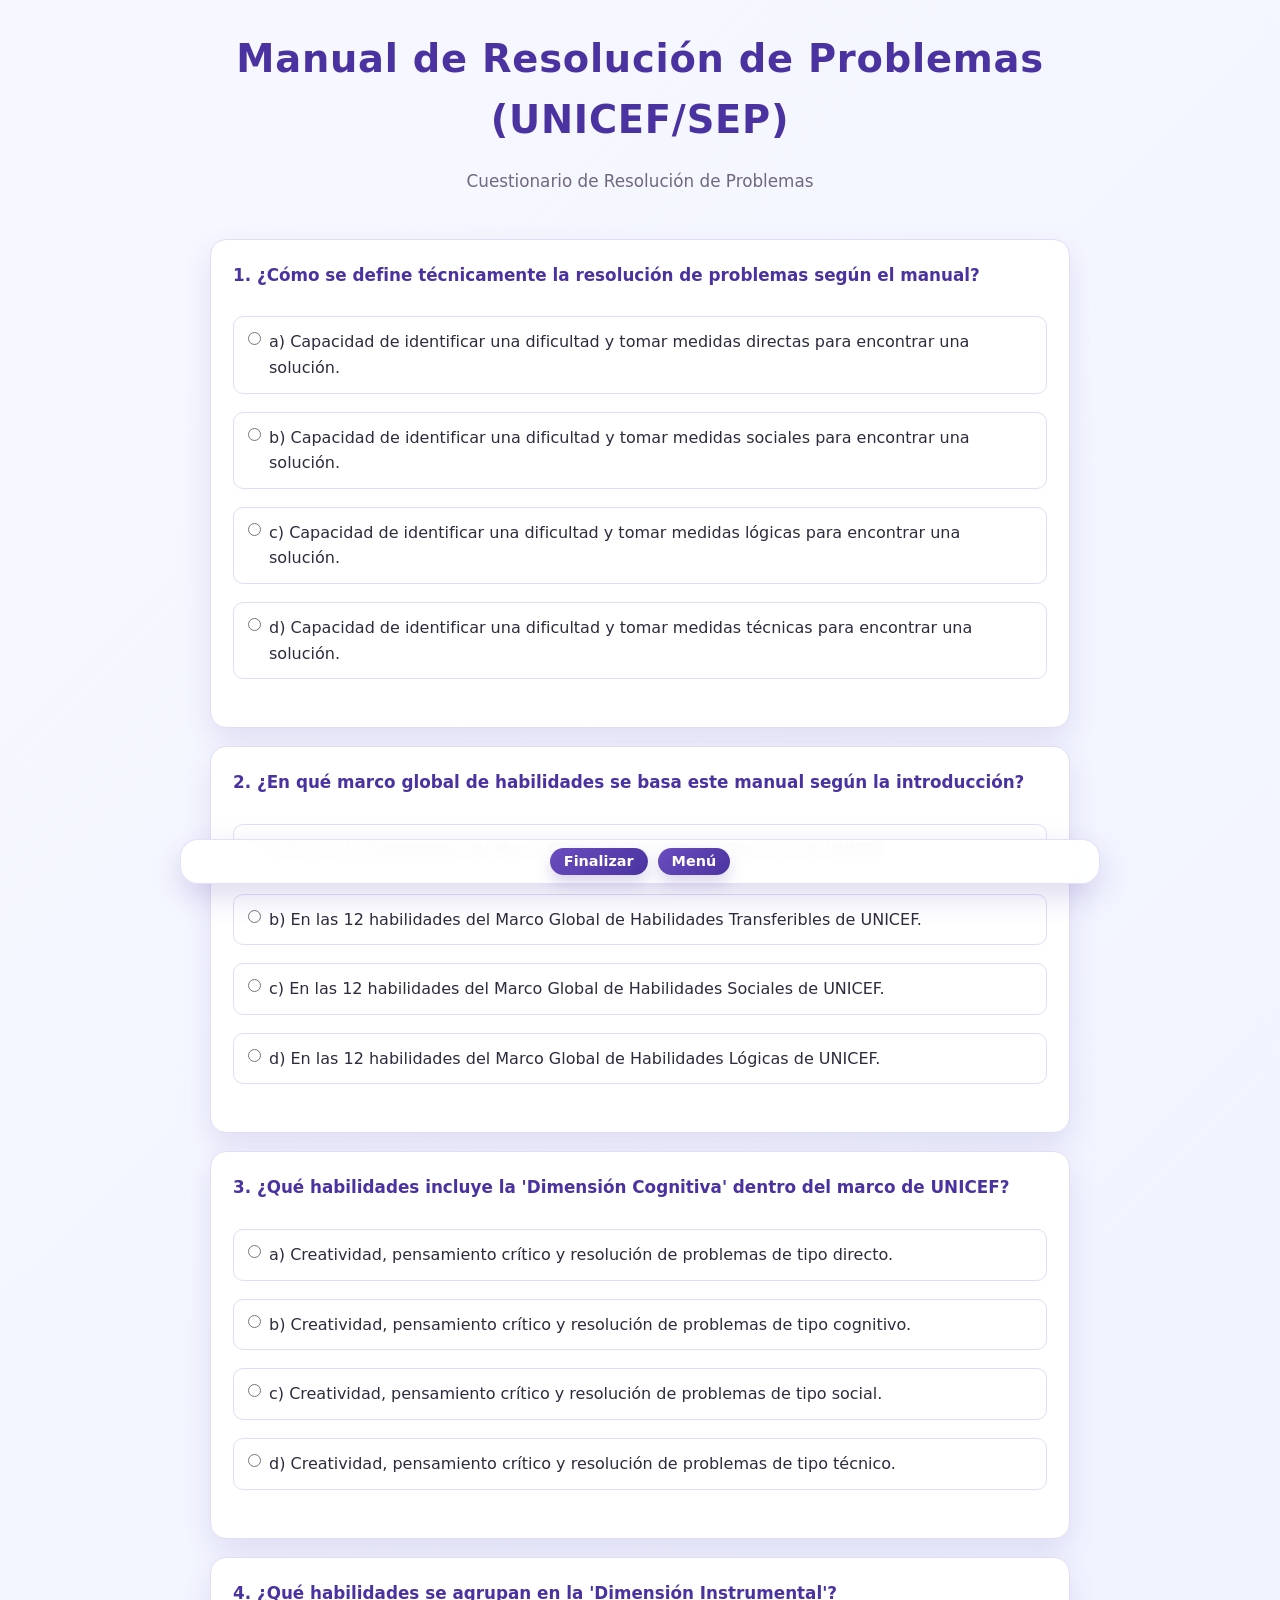
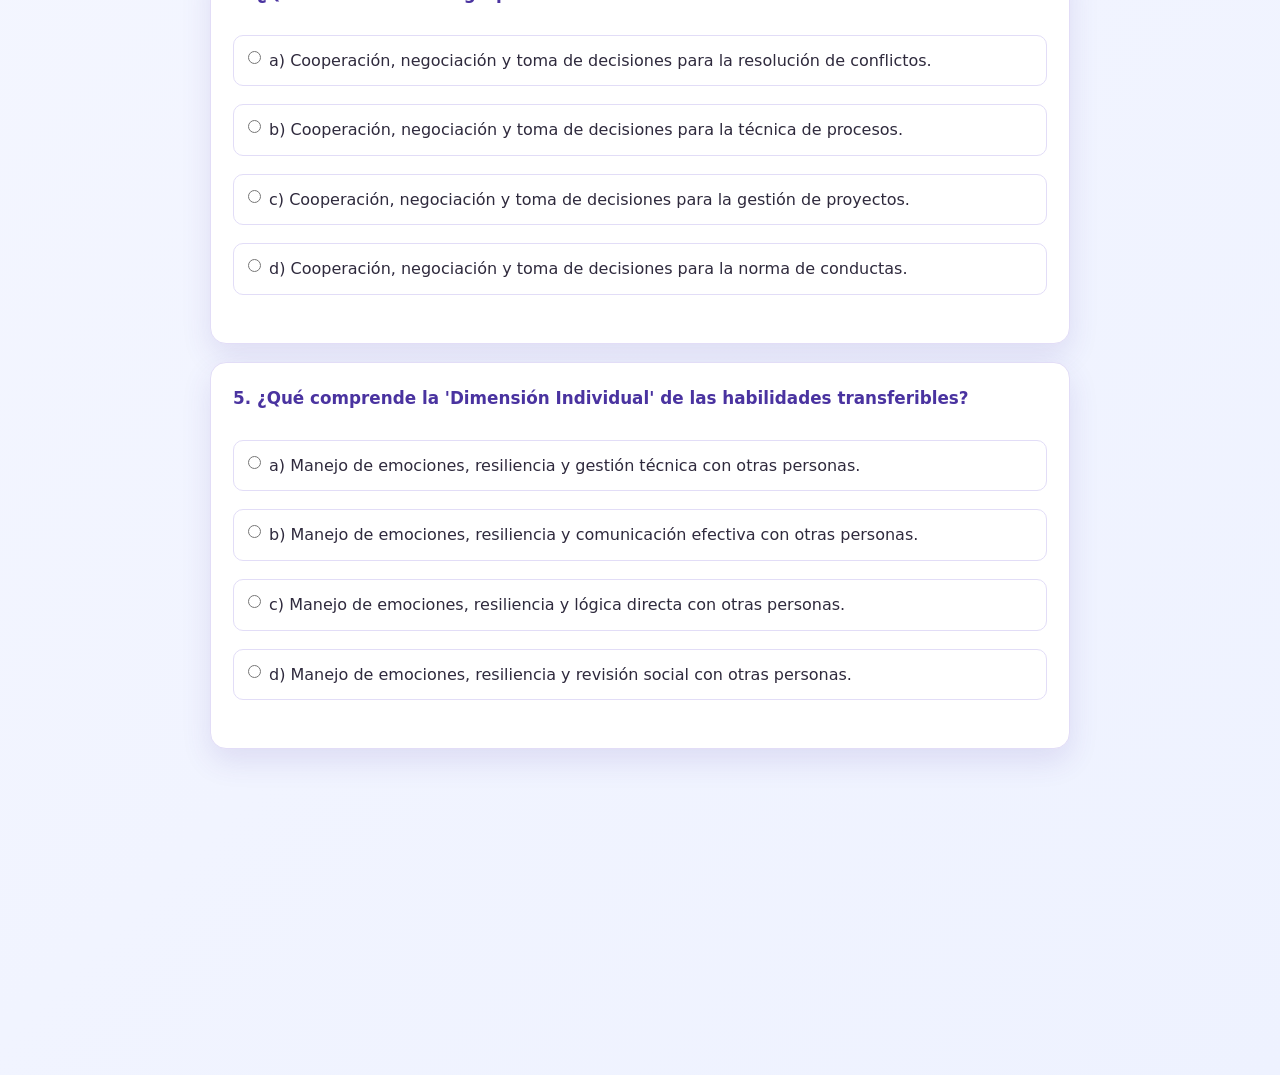
<file: resolucion_de_problemas.html>
<!DOCTYPE html>
<html lang="es">
<head>
    <meta charset="UTF-8">
    <meta name="viewport" content="width=device-width, initial-scale=1.0">
    <title>Manual de Resolución de Problemas (UNICEF/SEP)</title>
    <link rel="stylesheet" href="styles.css">
</head>
<body>
    <header class="main-header" role="banner">
        <div class="header-content">
            <div class="pc-doctor-title">PC DOCTOR</div>
            <p class="welcome-elaborado">MATERIAL ELABORADO POR EL:</p>
            <p class="welcome-profesor">Prof. Daniel Llanos</p>
            <p class="welcome-celular">📱 Celular: 75136639</p>
        </div>
    </header>
    <div class="container">
        <h1 class="main-title">Manual de Resolución de Problemas (UNICEF/SEP)</h1>
        <p class="subtitle">Cuestionario de Resolución de Problemas</p>
        <div id="quiz-container"></div>
    </div>

    <script>
        const quizData = [
            {
                q: "1. ¿Cómo se define técnicamente la resolución de problemas según el manual?",
                options: [
                    "a) Capacidad de identificar una dificultad y tomar medidas lógicas para encontrar una solución.",
                    "b) Capacidad de identificar una dificultad y tomar medidas técnicas para encontrar una solución.",
                    "c) Capacidad de identificar una dificultad y tomar medidas sociales para encontrar una solución.",
                    "d) Capacidad de identificar una dificultad y tomar medidas directas para encontrar una solución."
                ],
                correct: 0,
                retro: "Incluye además la supervisión y evaluación de su implementación. [1]"
            },
            {
                q: "2. ¿En qué marco global de habilidades se basa este manual según la introducción?",
                options: [
                    "a) En las 12 habilidades del Marco Global de Habilidades Transferibles de UNICEF.",
                    "b) En las 12 habilidades del Marco Global de Habilidades Técnicas de UNICEF.",
                    "c) En las 12 habilidades del Marco Global de Habilidades Lógicas de UNICEF.",
                    "d) En las 12 habilidades del Marco Global de Habilidades Sociales de UNICEF."
                ],
                correct: 0,
                retro: "Este marco está alineado con el ODS4 de educación de calidad. [2, 3]"
            },
            {
                q: "3. ¿Qué habilidades incluye la 'Dimensión Cognitiva' dentro del marco de UNICEF?",
                options: [
                    "a) Creatividad, pensamiento crítico y resolución de problemas de tipo cognitivo.",
                    "b) Creatividad, pensamiento crítico y resolución de problemas de tipo técnico.",
                    "c) Creatividad, pensamiento crítico y resolución de problemas de tipo directo.",
                    "d) Creatividad, pensamiento crítico y resolución de problemas de tipo social."
                ],
                correct: 0,
                retro: "Se consideran habilidades fundamentales para el aprendizaje. [3]"
            },
            {
                q: "4. ¿Qué habilidades se agrupan en la 'Dimensión Instrumental'?",
                options: [
                    "a) Cooperación, negociación y toma de decisiones para la resolución de conflictos.",
                    "b) Cooperación, negociación y toma de decisiones para la gestión de proyectos.",
                    "c) Cooperación, negociación y toma de decisiones para la técnica de procesos.",
                    "d) Cooperación, negociación y toma de decisiones para la norma de conductas."
                ],
                correct: 0,
                retro: "Son herramientas para la interacción y el logro de objetivos. [3]"
            },
            {
                q: "5. ¿Qué comprende la 'Dimensión Individual' de las habilidades transferibles?",
                options: [
                    "a) Manejo de emociones, resiliencia y comunicación efectiva con otras personas.",
                    "b) Manejo de emociones, resiliencia y gestión técnica con otras personas.",
                    "c) Manejo de emociones, resiliencia y lógica directa con otras personas.",
                    "d) Manejo de emociones, resiliencia y revisión social con otras personas."
                ],
                correct: 0,
                retro: "Se enfoca en el desarrollo de capacidades personales internas. [3, 4]"
            },
            {
                q: "6. ¿Qué habilidades se destacan en la 'Dimensión Social' según el manual?",
                options: [
                    "a) Respeto por la diversidad, empatía y participación ciudadana de tipo activa.",
                    "b) Respeto por la diversidad, empatía y participación ciudadana de tipo técnica.",
                    "c) Respeto por la diversidad, empatía y participación ciudadana de tipo lógica.",
                    "d) Respeto por la diversidad, empatía y participación ciudadana de tipo directa."
                ],
                correct: 0,
                retro: "Busca formar estudiantes para una ciudadanía comprometida. [4]"
            },
            {
                q: "7. ¿Cuál es el objeto de aprendizaje del Campo Formativo 'De lo humano y lo Comunitario'?",
                options: [
                    "a) Experiencias cognitivas, motrices, socioafectivas y creativas de tipo integral.",
                    "b) Experiencias cognitivas, motrices, socioafectivas y creativas de tipo técnico.",
                    "c) Experiencias cognitivas, motrices, socioafectivas y creativas de tipo directo.",
                    "d) Experiencias cognitivas, motrices, socioafectivas y creativas de tipo lógico."
                ],
                correct: 0,
                retro: "Favorece la construcción de identidad y sentido de pertenencia. [5]"
            },
            {
                q: "8. Según Boisvert (2004), ¿cómo se entiende el proceso de resolución de problemas?",
                options: [
                    "a) Como un proceso activo que alterna entre el análisis y la acción de respuesta.",
                    "b) Como un proceso activo que alterna entre el análisis y la técnica de respuesta.",
                    "c) Como un proceso activo que alterna entre el análisis y la gestión de respuesta.",
                    "d) Como un proceso activo que alterna entre el análisis y la norma de respuesta."
                ],
                correct: 0,
                retro: "Implica ejecutar una serie de pasos para hallar el resultado óptimo. [6]"
            },
            {
                q: "9. ¿Cuál es el resultado óptimo final de la resolución de problemas según el texto?",
                options: [
                    "a) La eliminación del problema mediante una alternativa conveniente y viable.",
                    "b) La eliminación del problema mediante una alternativa técnica y viable.",
                    "c) La eliminación del problema mediante una alternativa lógica y viable.",
                    "d) La eliminación del problema mediante una alternativa directa y viable."
                ],
                correct: 0,
                retro: "El rigor del proceso permite determinar por qué la opción es la mejor. [6, 7]"
            },
            {
                q: "10. ¿Por qué es importante recurrir a experiencias previas al enfrentar un problema?",
                options: [
                    "a) Para orientar la generación de alternativas viables y trazar rutas de solución.",
                    "b) Para orientar la generación de alternativas técnicas y trazar rutas de solución.",
                    "c) Para orientar la generación de alternativas lógicas y trazar rutas de solución.",
                    "d) Para orientar la generación de alternativas directas y trazar rutas de solución."
                ],
                correct: 0,
                retro: "Permite delimitar el problema antes de que se vuelva inmanejable. [7]"
            },
            {
                q: "11. ¿Qué favorece el pensamiento crítico desarrollado por esta habilidad?",
                options: [
                    "a) El tratamiento eficaz de la gran cantidad de información disponible actualmente.",
                    "b) El tratamiento técnico de la gran cantidad de información disponible actualmente.",
                    "c) El tratamiento lógico de la gran cantidad de información disponible actualmente.",
                    "d) El tratamiento directo de la gran cantidad de información disponible actualmente."
                ],
                correct: 0,
                retro: "Permite sopesar contenidos sustentados frente a información falsa. [8]"
            },
            {
                q: "12. ¿En qué consisten las dos fases en las que se dividen las lecciones del manual?",
                options: [
                    "a) Precisar el problema y analizar e implementar soluciones de tipo efectivo.",
                    "b) Precisar el problema y analizar e implementar soluciones de tipo técnico.",
                    "c) Precisar el problema y analizar e implementar soluciones de tipo directo.",
                    "d) Precisar el problema y analizar e implementar soluciones de tipo social."
                ],
                correct: 0,
                retro: "Abarca desde la identificación hasta la evaluación de la solución. [9]"
            },
            {
                q: "13. ¿Qué criterio pedagógico sigue el diseño de las lecciones (SAFE)?",
                options: [
                    "a) Secuencial, Activa, Focalizada y Explícita en el desarrollo de habilidades.",
                    "b) Secuencial, Activa, Focalizada y Estándar en el desarrollo de habilidades.",
                    "c) Secuencial, Activa, Focalizada y Externa en el desarrollo de habilidades.",
                    "d) Secuencial, Activa, Focalizada y Estructural en el desarrollo de habilidades."
                ],
                correct: 0,
                retro: "Los programas que siguen este criterio son más efectivos. [10, 11]"
            },
            {
                q: "14. ¿Cuál es el objetivo específico de la Lección 3?",
                options: [
                    "a) Identificar cuál es el problema y qué información se necesita para abordarlo.",
                    "b) Identificar cuál es el problema y qué técnica se necesita para abordarlo.",
                    "c) Identificar cuál es el problema y qué norma se necesita para abordarlo.",
                    "d) Identificar cuál es el problema y qué gestión se necesita para abordarlo."
                ],
                correct: 0,
                retro: "Es el primer paso de la fase de precisión del problema. [12]"
            },
            {
                q: "15. ¿Qué función cumple la sección 'El concepto de hoy' en cada lección?",
                options: [
                    "a) Brinda una breve presentación del concepto esencial y precisiones teóricas.",
                    "b) Brinda una breve presentación del concepto técnico y precisiones teóricas.",
                    "c) Brinda una breve presentación del concepto directo y precisiones teóricas.",
                    "d) Brinda una breve presentación del concepto social y precisiones teóricas."
                ],
                correct: 0,
                retro: "Ayuda a los estudiantes a consolidar el aprendizaje central. [13]"
            },
            {
                q: "16. ¿Qué tipos de evaluación se integran en el manual?",
                options: [
                    "a) Diagnóstico de habilidades (pre y post) y revisión final de aprendizajes.",
                    "b) Diagnóstico de habilidades (pre y post) y revisión técnica de aprendizajes.",
                    "c) Diagnóstico de habilidades (pre y post) y revisión social de aprendizajes.",
                    "d) Diagnóstico de habilidades (pre y post) y revisión directa de aprendizajes."
                ],
                correct: 0,
                retro: "Miden el progreso y la comprensión de los contenidos enseñados. [14-16]"
            },
            {
                q: "17. ¿Por qué se afirma que 'enseñamos lo que somos' según Palmer Parker?",
                options: [
                    "a) Porque es esencial modelar la habilidad de participación en las interacciones.",
                    "b) Porque es esencial modelar la técnica de participación en las interacciones.",
                    "c) Porque es esencial modelar la gestión de participación en las interacciones.",
                    "d) Porque es esencial modelar la norma de participación en las interacciones."
                ],
                correct: 0,
                retro: "La interiorización personal es clave para una enseñanza efectiva. [17]"
            },
            {
                q: "18. ¿Cuál es una recomendación para promover la participación en clase?",
                options: [
                    "a) Mantener una actitud modesta y humilde que reconozca la capacidad del alumno.",
                    "b) Mantener una actitud técnica y humilde que reconozca la capacidad del alumno.",
                    "c) Mantener una actitud lógica y humilde que reconozca la capacidad del alumno.",
                    "d) Mantener una actitud directa y humilde que reconozca la capacidad del alumno."
                ],
                correct: 0,
                retro: "Implica escuchar activamente e intervenir lo menos posible. [18]"
            },
            {
                q: "19. ¿Qué característica debe tener la verdadera participación según el manual?",
                options: [
                    "a) Debe ser voluntaria y sin coerción; nadie puede ser obligado a participar.",
                    "b) Debe ser técnica y sin coerción; nadie puede ser obligado a participar.",
                    "c) Debe ser lógica y sin coerción; nadie puede ser obligado a participar.",
                    "d) Debe ser directa y sin coerción; nadie puede ser obligado a participar."
                ],
                correct: 0,
                retro: "Los estudiantes deben estar informados sobre el sentido de su acción. [19]"
            },
            {
                q: "20. ¿Qué se debe hacer si una lección toma más tiempo del previsto?",
                options: [
                    "a) Se recomienda evitar cortarla y concluir la sesión en otro momento.",
                    "b) Se recomienda evitar cortarla y concluir la sesión de forma técnica.",
                    "c) Se recomienda evitar cortarla y concluir la sesión de forma directa.",
                    "d) Se recomienda evitar cortarla y concluir la sesión de forma rápida."
                ],
                correct: 0,
                retro: "Es mejor alentar las discusiones profundas que apresurarlas. [20]"
            },
            {
                q: "21. ¿Qué se busca lograr en la Actividad 1 de la Lección 1 con Ana?",
                options: [
                    "a) Que los estudiantes identifiquen dificultades propias de contextos diversos.",
                    "b) Que los estudiantes identifiquen dificultades propias de contextos técnicos.",
                    "c) Que los estudiantes identifiquen dificultades propias de contextos lógicos.",
                    "d) Que los estudiantes identifiquen dificultades propias de contextos directos."
                ],
                correct: 0,
                retro: "Identificar el problema y sus causas es sustancial para resolverlo. [21, 22]"
            },
            {
                q: "22. En el caso de Martín, ¿cuál se identifica como su problema real?",
                options: [
                    "a) La demora en llegar a la escuela, no necesariamente la falta de bicicleta.",
                    "b) La falta de una bicicleta nueva para transportarse de forma técnica.",
                    "c) La falta de dinero de su padre para resolver el tema de forma directa.",
                    "d) La falta de un transporte público de tipo social en su comunidad."
                ],
                correct: 0,
                retro: "El contexto es clave para identificar la raíz del problema. [23, 24]"
            },
            {
                q: "23. ¿Cuál es un beneficio de la resolución de problemas en el ámbito personal?",
                options: [
                    "a) Reducción del estrés al tener estrategias claras para enfrentar desafíos.",
                    "b) Reducción del estrés al tener técnicas claras para enfrentar desafíos.",
                    "c) Reducción del estrés al tener gestiones claras para enfrentar desafíos.",
                    "d) Reducción del estrés al tener normas claras para enfrentar desafíos."
                ],
                correct: 0,
                retro: "Disminuye la ansiedad ante situaciones difíciles de la vida diaria. [25]"
            },
            {
                q: "24. ¿Qué técnica se sugiere para definir plenamente un problema?",
                options: [
                    "a) Formular preguntas que permitan enfocar la situación y lo que se debe resolver.",
                    "b) Formular técnicas que permitan enfocar la situación y lo que se debe resolver.",
                    "c) Formular planes que permitan enfocar la situación y lo que se debe resolver.",
                    "d) Formular normas que permitan enfocar la situación y lo que se debe resolver."
                ],
                correct: 0,
                retro: "Preguntar quién se ve afectado o qué factores están involucrados. [26, 27]"
            },
            {
                q: "25. ¿A qué fuentes se debe recurrir al analizar un problema (Lección 4)?",
                options: [
                    "a) Fuentes de información confiable como libros, especialistas o páginas oficiales.",
                    "b) Fuentes de información técnica como libros, especialistas o páginas oficiales.",
                    "c) Fuentes de información social como libros, especialistas o páginas oficiales.",
                    "d) Fuentes de información directa como libros, especialistas o páginas oficiales."
                ],
                correct: 0,
                retro: "Garantiza una comprensión profunda y fundamentada del problema. [28]"
            },
            {
                q: "26. ¿En qué consiste la estrategia de 'los cinco porqués'?",
                options: [
                    "a) Preguntar '¿por qué?' repetidamente para encontrar la causa raíz del problema.",
                    "b) Preguntar '¿por qué?' repetidamente para encontrar la técnica raíz del problema.",
                    "c) Preguntar '¿por qué?' repetidamente para encontrar la lógica raíz del problema.",
                    "d) Preguntar '¿por qué?' repetidamente para encontrar la gestión raíz del problema."
                ],
                correct: 0,
                retro: "Cinco veces es una buena regla general para profundizar. [28, 29]"
            },
            {
                q: "27. ¿Qué se recomienda al momento de 'generar posibles soluciones'?",
                options: [
                    "a) No juzgar las ideas al principio y permitir que la creatividad fluya.",
                    "b) No juzgar las ideas al principio y permitir que la técnica fluya.",
                    "c) No juzgar las ideas al principio y permitir que la lógica fluya.",
                    "d) No juzgar las ideas al principio y permitir que la norma fluya."
                ],
                correct: 0,
                retro: "Se deben pensar muchas posibilidades antes de elegir una. [30, 31]"
            },
            {
                q: "28. ¿Qué significa 'Rosebud' en la película Ciudadano Kane según el manual?",
                options: [
                    "a) El trineo de su infancia que simboliza la inocencia y felicidad perdida.",
                    "b) El trineo de su infancia que simboliza la técnica y felicidad perdida.",
                    "c) El trineo de su infancia que simboliza la gestión y felicidad perdida.",
                    "d) El trineo de su infancia que simboliza la norma y felicidad perdida."
                ],
                correct: 0,
                retro: "Se usa como ejercicio para desarrollar la creatividad de alternativas. [32]"
            },
            {
                q: "29. ¿En qué consiste el análisis de 'pros y contras' de las soluciones?",
                options: [
                    "a) En anticipar las consecuencias y evaluar si serán beneficiosas o perjudiciales.",
                    "b) En anticipar las consecuencias y evaluar si serán técnicas o perjudiciales.",
                    "c) En anticipar las consecuencias y evaluar si serán lógicas o perjudiciales.",
                    "d) En anticipar las consecuencias y evaluar si serán directas o perjudiciales."
                ],
                correct: 0,
                retro: "Evita soluciones impulsivas con efectos negativos a largo plazo. [33, 34]"
            },
            {
                q: "30. ¿Qué caracteriza a la importancia de una consecuencia según la Lección 7?",
                options: [
                    "a) Es subjetiva y depende de los valores, necesidades y opiniones relevantes.",
                    "b) Es objetiva y depende de los valores, necesidades y opiniones relevantes.",
                    "c) Es técnica y depende de los valores, necesidades y opiniones relevantes.",
                    "d) Es directa y depende de los valores, necesidades y opiniones relevantes."
                ],
                correct: 0,
                retro: "Valorar las consecuencias brinda claridad sobre la viabilidad de la solución. [35]"
            },
            {
                q: "31. ¿Qué diferencia hay entre 'comparar' y 'contrastar'?",
                options: [
                    "a) Comparar identifica similitudes y contrastar se enfoca en las diferencias.",
                    "b) Comparar identifica técnicas y contrastar se enfoca en las diferencias.",
                    "c) Comparar identifica lógicas y contrastar se enfoca en las diferencias.",
                    "d) Comparar identifica gestiones y contrastar se enfoca en las diferencias."
                ],
                correct: 0,
                retro: "Permite evaluar alternativas de manera lógica y estructurada. [36]"
            },
            {
                q: "32. ¿Qué implica técnicamente 'planificar' en la resolución de problemas?",
                options: [
                    "a) Definir tareas, asignar responsables, prever recursos y establecer cronogramas.",
                    "b) Definir tareas, asignar técnicos, prever recursos y establecer cronogramas.",
                    "c) Definir tareas, asignar gestores, prever recursos y establecer cronogramas.",
                    "d) Definir tareas, asignar normas, prever recursos y establecer cronogramas."
                ],
                correct: 0,
                retro: "Asegura una implementación más eficiente y efectiva de la solución. [37]"
            },
            {
                q: "33. ¿Qué herramienta de pensamiento crítico se usa en la Actividad 3 de la Lección 8?",
                options: [
                    "a) La herramienta BMI: Identificar lo bueno, lo malo e interesante del tema.",
                    "b) La herramienta BMI: Identificar lo bueno, lo mixto e interesante del tema.",
                    "c) La herramienta BMI: Identificar lo bueno, lo manual e interesante del tema.",
                    "d) La herramienta BMI: Identificar lo bueno, lo medible e interesante del tema."
                ],
                correct: 0,
                retro: "Ayuda a reflexionar profundamente sobre una experiencia vivida. [36, 38]"
            },
            {
                q: "34. ¿Cuál es el quinto paso de la guía para resolver un problema (Lección 10)?",
                options: [
                    "a) Elegir una solución e implementarla tras evaluar las posibilidades.",
                    "b) Elegir una solución y técnica tras evaluar las posibilidades.",
                    "c) Elegir una solución y gestión tras evaluar las posibilidades.",
                    "d) Elegir una solución y norma tras evaluar las posibilidades."
                ],
                correct: 0,
                retro: "Es la culminación del proceso reflexivo y analítico. [39, 40]"
            },
            {
                q: "35. ¿Qué puntaje en el diagnóstico indica un nivel alto de habilidad?",
                options: [
                    "a) Un puntaje entre 45 y 60 puntos obtenidos en el diagnóstico.",
                    "b) Un puntaje entre 30 y 44 puntos obtenidos en el diagnóstico.",
                    "c) Un puntaje entre 15 y 29 puntos obtenidos en el diagnóstico.",
                    "d) Un puntaje entre 10 y 14 puntos obtenidos en el diagnóstico."
                ],
                correct: 0,
                retro: "Indica capacidad plena para identificar, analizar y generar soluciones. [41]"
            },
            {
                q: "36. ¿Qué se busca al recabar información en el análisis del problema?",
                options: [
                    "a) Comprenderlo mejor y descomponerlo en partes que sean más manejables.",
                    "b) Comprenderlo mejor y descomponerlo en partes que sean más técnicas.",
                    "c) Comprenderlo mejor y descomponerlo en partes que sean más lógicas.",
                    "d) Comprenderlo mejor y descomponerlo en partes que sean más directas."
                ],
                correct: 0,
                retro: "Permite precisar las causas y avanzar hacia la búsqueda de soluciones. [28, 42]"
            },
            {
                q: "37. ¿Cuál es una consecuencia de no planificar una solución compleja?",
                options: [
                    "a) Dificultad en la coordinación del equipo y manejo ineficiente de recursos.",
                    "b) Dificultad en la técnica del equipo y manejo ineficiente de recursos.",
                    "c) Dificultad en la gestión del equipo y manejo ineficiente de recursos.",
                    "d) Dificultad en la norma del equipo y manejo ineficiente de recursos."
                ],
                correct: 0,
                retro: "La planificación ayuda a anticipar obstáculos en problemas colectivos. [43, 44]"
            },
            {
                q: "38. ¿Qué significa evaluar la implementación de una solución?",
                options: [
                    "a) Monitorear de qué manera se está cumpliendo lo planificado para ajustarlo.",
                    "b) Monitorear de qué manera se está cumpliendo lo técnico para ajustarlo.",
                    "c) Monitorear de qué manera se está cumpliendo lo social para ajustarlo.",
                    "d) Monitorear de qué manera se está cumpliendo lo directo para ajustarlo."
                ],
                correct: 0,
                retro: "Garantiza que el aprendizaje se integre en la vida cotidiana. [1, 37]"
            },
            {
                q: "39. ¿Qué fomenta la autocompasión mencionada en la Lección 7?",
                options: [
                    "a) La resiliencia y el equilibrio emocional para enfrentar desafíos futuros.",
                    "b) La técnica y el equilibrio emocional para enfrentar desafíos futuros.",
                    "c) La gestión y el equilibrio emocional para enfrentar desafíos futuros.",
                    "d) La norma y el equilibrio emocional para enfrentar desafíos futuros."
                ],
                correct: 0,
                retro: "Incluye atención plena, humanidad compartida y bondad propia. [45]"
            },
            {
                q: "40. ¿Cuál es la finalidad de la revisión final de aprendizajes?",
                options: [
                    "a) Identificar si los conceptos clave quedaron claros o si existen dudas.",
                    "b) Identificar si los conceptos técnicos quedaron claros o si existen dudas.",
                    "c) Identificar si los conceptos sociales quedaron claros o si existen dudas.",
                    "d) Identificar si los conceptos directos quedaron claros o si existen dudas."
                ],
                correct: 0,
                retro: "Permite repasar temas donde se identifiquen errores comunes. [46]"
            },
            {
                q: "41. ¿Qué se entiende por 'Habilidades para el futuro' en este contexto?",
                options: [
                    "a) Herramientas para manejar situaciones difíciles en la vida adulta y el trabajo.",
                    "b) Herramientas para manejar situaciones técnicas en la vida adulta y el trabajo.",
                    "c) Herramientas para manejar situaciones sociales en la vida adulta y el trabajo.",
                    "d) Herramientas para manejar situaciones directas en la vida adulta y el trabajo."
                ],
                correct: 0,
                retro: "La resolución de problemas prepara para los desafíos del mundo real. [25]"
            },
            {
                q: "42. ¿Cómo contribuye esta habilidad al desarrollo de la autonomía?",
                options: [
                    "a) Haciendo al estudiante más independiente y capaz de tomar decisiones informadas.",
                    "b) Haciendo al estudiante más técnico y capaz de tomar decisiones informadas.",
                    "c) Haciendo al estudiante más lógico y capaz de tomar decisiones informadas.",
                    "d) Haciendo al estudiante más directo y capaz de tomar decisiones informadas."
                ],
                correct: 0,
                retro: "Fortalece la confianza en las propias capacidades de gestión. [25]"
            },
            {
                q: "43. ¿Qué recomienda el manual para la 'Toma de decisiones en acción'?",
                options: [
                    "a) Argumentar la elección de la solución basándose en el análisis previo.",
                    "b) Argumentar la elección de la solución basándose en la técnica previa.",
                    "c) Argumentar la elección de la solución basándose en la gestión previa.",
                    "d) Argumentar la elección de la solución basándose en la norma previa."
                ],
                correct: 0,
                retro: "Es el paso final tras identificar causas y evaluar pros y contras. [47]"
            },
            {
                q: "44. ¿Qué importancia tiene el trabajo colaborativo en la resolución de problemas?",
                options: [
                    "a) Permite integrar diversas perspectivas para definir y abordar la dificultad.",
                    "b) Permite integrar diversas técnicas para definir y abordar la dificultad.",
                    "c) Permite integrar diversas normas para definir y abordar la dificultad.",
                    "d) Permite integrar diversas gestiones para definir y abordar la dificultad."
                ],
                correct: 0,
                retro: "Todas las perspectivas de la comunidad escolar son relevantes. [48, 49]"
            },
            {
                q: "45. ¿Cuál es el primer paso sugerido al aplicar 'los cinco porqués'?",
                options: [
                    "a) Tomar una causa identificada inicialmente y preguntar por qué ocurre.",
                    "b) Tomar una técnica identificada inicialmente y preguntar por qué ocurre.",
                    "c) Tomar una gestión identificada inicialmente y preguntar por qué ocurre.",
                    "d) Tomar una norma identificada inicialmente y preguntar por qué ocurre."
                ],
                correct: 0,
                retro: "Cada respuesta sucesiva debe basarse en la respuesta anterior. [28]"
            },
            {
                q: "46. ¿Qué se entiende por 'causa raíz' en el análisis de problemas?",
                options: [
                    "a) El origen profundo de la dificultad que no es visible a simple vista.",
                    "b) El origen técnico de la dificultad que no es visible a simple vista.",
                    "c) El origen social de la dificultad que no es visible a simple vista.",
                    "d) El origen directo de la dificultad que no es visible a simple vista."
                ],
                correct: 0,
                retro: "Encontrarla permite que la solución sea realmente efectiva. [28, 50]"
            },
            {
                q: "47. ¿Qué garantiza que un aprendizaje sea significativo según el manual?",
                options: [
                    "a) Conectar las lecciones con situaciones cotidianas comunes de la escuela.",
                    "b) Conectar las lecciones con situaciones técnicas comunes de la escuela.",
                    "c) Conectar las lecciones con situaciones lógicas comunes de la escuela.",
                    "d) Conectar las lecciones con situaciones directas comunes de la escuela."
                ],
                correct: 0,
                retro: "Reflexionar sobre la cotidianidad ayuda a dar sentido a lo aprendido. [51]"
            },
            {
                q: "48. ¿Cuál es la base para que el manual tenga un impacto real en la vida?",
                options: [
                    "a) El reforzamiento de las herramientas estudiadas en la convivencia diaria.",
                    "b) El reforzamiento de las técnicas estudiadas en la convivencia diaria.",
                    "c) El reforzamiento de las gestiones estudiadas en la convivencia diaria.",
                    "d) El reforzamiento de las normas estudiadas en la convivencia diaria."
                ],
                correct: 0,
                retro: "Las estrategias deben aplicarse en diferentes momentos del día. [52]"
            },
            {
                q: "49. ¿Qué define a un 'Problema Curricular' en el ámbito escolar?",
                options: [
                    "a) Las formas de conocer, construir y legitimar saberes en el aula.",
                    "b) Las formas de conocer, construir y legitimar técnicas en el aula.",
                    "c) Las formas de conocer, construir y legitimar normas en el aula.",
                    "d) Las formas de conocer, construir y legitimar gestiones en el aula."
                ],
                correct: 0,
                retro: "Surge en la mediación pedagógica y los contenidos enseñados."
            },
            {
                q: "50. ¿Cómo se logra la maestría en la resolución de problemas según la conclusión?",
                options: [
                    "a) Practicando una y otra vez ante los diferentes desafíos de la vida.",
                    "b) Practicando una y otra vez ante las diferentes técnicas de la vida.",
                    "c) Practicando una y otra vez ante las diferentes gestiones de la vida.",
                    "d) Practicando una y otra vez ante las diferentes normas de la vida."
                ],
                correct: 0,
                retro: "Los cinco pasos son una guía, pero el dominio requiere práctica constante. [53]"
            }
        ];

        const container = document.getElementById('quiz-container');
        quizData.forEach((item, index) => {
            const card = document.createElement('div');
            card.className = 'question-card';
            card.innerHTML = `<div class='question-text'><strong>${item.q}</strong></div>`;
            const list = document.createElement('ul');
            item.options.forEach((opt, idx) => {
                const li = document.createElement('li');
                li.innerText = opt;
                li.onclick = () => {
                    const allLi = list.querySelectorAll('li');
                    allLi.forEach(l => l.style.pointerEvents = 'none');
                    const fb = document.getElementById(`fb-${index}`);
                    fb.style.display = 'block';
                    if(idx === item.correct) {
                        li.classList.add('selected-correct');
                        fb.innerHTML = "¡Correcto! " + item.retro;
                        fb.style.background = "#d4edda";
                    } else {
                        li.classList.add('selected-incorrect');
                        fb.innerText = "¡Incorrrecto!";
                        fb.style.background = "#f8d7da";
                    }
                };
                list.appendChild(li);
            });
            card.appendChild(list);
            const fbDiv = document.createElement('div');
            fbDiv.id = `fb-${index}`; fbDiv.className = 'feedback';
            card.appendChild(fbDiv);
            container.appendChild(card);
        });
    </script>
    <script src="quiz-behavior.js"></script>
</body>
</html>
</file>
<file: styles.css>
:root {
  --primary-color: #6a4dbf;
  --primary-dark: #4a33a0;
  --accent-color: #ffb703;
  --accent-soft: #fff3cd;
  --success-color: #2e8b57;
  --error-color: #d64545;
  --bg-color: #f6f8ff;
  --surface-color: #ffffff;
  --text-color: #2f2a3d;
  --muted-color: #6f6880;
  --border-color: #e2ddf7;
  --shadow: 0 12px 30px rgba(74, 51, 160, 0.12);
}

* {
  box-sizing: border-box;
}

body {
  margin: 0;
  font-family: 'Segoe UI', system-ui, -apple-system, sans-serif;
  background: linear-gradient(135deg, #f7f8ff 0%, #eef2ff 100%);
  color: var(--text-color);
  line-height: 1.6;
  padding-top: 0;
  padding-bottom: 80px;
  overflow-x: hidden;
}

.main-header {
  position: relative;
  z-index: 100;
  background: linear-gradient(135deg, #0078d4 0%, #00a8e8 100%);
  border-bottom: 4px solid var(--accent-color);
  padding: 10px 20px;
  text-align: center;
  box-shadow: 0 6px 24px rgba(0, 0, 0, 0.3);
  display: none;
}

body.premium-unlocked .premium-banner {
  background: linear-gradient(135deg, #27ae60 0%, #1e8449 100%);
}

body.premium-unlocked .premium-banner::after {
  content: " ✓ ACTIVO";
}

.premium-banner {
  position: relative;
  display: inline-block;
  margin: 14px auto 4px;
  background: linear-gradient(135deg, #ffb703 0%, #ff9500 100%);
  color: #1f1206;
  font-weight: 900;
  padding: 10px 16px;
  border-radius: 10px;
  box-shadow: 0 6px 18px rgba(0,0,0,0.25);
  letter-spacing: 0.5px;
  white-space: nowrap;
  border: 2px solid #fff;
  cursor: pointer;
}

body.main-menu-page .main-header {
  display: block;
}

.header-actions {
  display: flex;
  flex-wrap: wrap;
  align-items: center;
  justify-content: center;
  gap: 12px;
  margin: 6px auto 10px;
}

.back-page-btn {
  display: inline-block;
  margin: 14px auto 4px;
  background: linear-gradient(135deg, #ffb703 0%, #ff9500 100%);
  color: #1f1206;
  font-weight: 900;
  padding: 10px 16px;
  border-radius: 10px;
  box-shadow: 0 6px 18px rgba(0, 0, 0, 0.25);
  letter-spacing: 0.5px;
  white-space: nowrap;
  border: 2px solid #fff;
  text-decoration: none;
  cursor: pointer;
  transition: transform 0.2s ease, box-shadow 0.2s ease;
}

.back-page-btn:hover {
  transform: translateY(-2px);
  box-shadow: 0 10px 22px rgba(0, 0, 0, 0.3);
  color: #1f1206;
  text-decoration: none;
}

.header-content {
  max-width: 900px;
  margin: 0 auto;
  color: #fff;
}

.pc-doctor-title {
  font-size: clamp(3rem, 10vw, 6rem);
  font-weight: 900;
  color: #ff0000;
  text-shadow: 
    -3px -3px 0 #ffffff,
    3px -3px 0 #ffffff,
    -3px 3px 0 #ffffff,
    3px 3px 0 #ffffff,
    0 0 8px rgba(255, 255, 255, 0.8);
  margin-bottom: 10px;
  letter-spacing: 4px;
  line-height: 1.1;
}

.welcome-subtitle {
  margin: 0 0 12px;
  font-size: clamp(1.3rem, 4vw, 2rem);
  font-weight: 900;
  color: #ffb703;
  text-shadow: 2px 2px 4px rgba(0, 0, 0, 0.6);
}

.welcome-desc {
  margin: 0 auto 8px;
  font-size: clamp(1rem, 2.5vw, 1.3rem);
  font-weight: 700;
  color: #ffffff;
  text-shadow: 1px 1px 3px rgba(0, 0, 0, 0.5);
  max-width: 700px;
}

.welcome-elaborado {
  margin: 10px auto 6px;
  font-size: clamp(0.72rem, 1.8vw, 0.94rem);
  font-weight: 900;
  color: #ffe600;
  text-shadow: 0 0 6px rgba(255, 0, 0, 0.55), 2px 2px 4px rgba(0, 0, 0, 0.7);
}

.welcome-elaborado h2 {
  color: #ffe600;
  text-shadow: 0 0 8px rgba(255, 0, 0, 0.6), 2px 2px 4px rgba(0, 0, 0, 0.7);
  font-weight: 900;
  letter-spacing: 0.5px;
  font-size: clamp(0.72rem, 1.8vw, 0.94rem);
}

.welcome-elaborado p {
  font-size: clamp(0.72rem, 1.8vw, 0.94rem);
  margin: 4px auto;
}

.welcome-profesor {
  margin: 0 auto 8px;
  font-size: clamp(1.2rem, 3vw, 1.6rem);
  font-weight: 900;
  color: #ffffff;
  text-shadow: 2px 2px 4px rgba(0, 0, 0, 0.5);
}

.welcome-contacto {
  margin: 6px auto;
  font-size: clamp(0.95rem, 2.5vw, 1.2rem);
  font-weight: 700;
  color: #e0f7ff;
  text-shadow: 1px 1px 3px rgba(0, 0, 0, 0.4);
}

.welcome-celular {
  margin: 6px auto;
  font-size: clamp(0.95rem, 2.5vw, 1.2rem);
  font-weight: 700;
  color: #e0f7ff;
  text-shadow: 1px 1px 3px rgba(0, 0, 0, 0.4);
}


.top-nav,
.bottom-nav {
  position: fixed;
  left: 0;
  right: 0;
  z-index: 1000;
  display: flex;
  justify-content: center;
  flex-wrap: wrap;
  gap: 10px;
  padding: 12px 16px;
  background: rgba(255, 255, 255, 0.85);
  backdrop-filter: blur(8px);
  box-shadow: 0 4px 16px rgba(74, 51, 160, 0.12);
}

.top-nav {
  top: 0;
}

.bottom-nav {
  bottom: 0;
  border-top: 1px solid var(--border-color);
}

.top-nav .btn,
.bottom-nav .btn {
  padding: 8px 12px;
  font-size: 0.95rem;
}

.page,
.container,
.contenedor {
  max-width: 980px;
  margin: 0 auto;
  padding: 28px 20px 48px;
}

header,
.hero {
  background: linear-gradient(135deg, var(--primary-color) 0%, var(--primary-dark) 100%);
  color: #fff;
  padding: 40px 20px 48px;
  text-align: center;
  border-radius: 0 0 24px 24px;
}

h1, h2, h3 {
  color: var(--primary-dark);
  margin-top: 0;
}

h1 {
  font-size: clamp(1.7rem, 3vw, 2.4rem);
  margin-bottom: 10px;
}

.main-title {
  text-align: center;
  font-weight: 800;
  letter-spacing: 0.02em;
  margin-bottom: 12px;
}

header h1,
hero h1 {
  color: #fff;
}

p {
  line-height: 1.6;
}

.subtitle {
  text-align: center;
  color: var(--muted-color);
  margin-bottom: 24px;
  font-size: 1.05rem;
}

.question-counter {
  font-size: 0.9rem;
  font-weight: 700;
  color: var(--primary-color);
  margin-bottom: 8px;
}

.question-title {
  font-weight: 700;
  font-size: 1.05rem;
  margin-bottom: 12px;
  color: var(--primary-dark);
}

.question-text {
  font-weight: 700;
  font-size: 1.05rem;
  margin-bottom: 12px;
  color: var(--primary-dark);
}

.question-block {
  margin-bottom: 24px;
  padding: 18px;
  border: 1px solid var(--border-color);
  border-radius: 14px;
  background: var(--surface-color);
  box-shadow: 0 6px 16px rgba(74, 51, 160, 0.06);
}

.options {
  display: grid;
  gap: 8px;
}

.options li {
  list-style: none;
  padding: 12px 14px;
  border: 1px solid var(--border-color);
  border-radius: 10px;
  cursor: pointer;
  background: #fff;
  transition: 0.2s ease;
}

.options li:hover {
  border-color: var(--primary-color);
  background: var(--accent-soft);
  transform: translateY(-1px);
}

.options label,
.option-label {
  display: block;
  padding: 12px 14px;
  border: 1px solid var(--border-color);
  border-radius: 10px;
  cursor: pointer;
  background: #fff;
  transition: 0.2s ease;
}

.options label:hover,
.option-label:hover {
  border-color: var(--primary-color);
  background: var(--accent-soft);
  transform: translateY(-1px);
}

input[type="radio"] {
  margin-right: 10px;
  accent-color: var(--primary-color);
}

ul {
  padding-left: 0;
  list-style: none;
}

a {
  color: var(--primary-color);
  text-decoration: none;
}

a:hover {
  color: var(--primary-dark);
  text-decoration: underline;
}

.card,
.question-card,
.panel {
  box-sizing: border-box;
  display: flex;
  flex-direction: column;
  background: var(--surface-color);
  border: 1px solid var(--border-color);
  border-radius: 16px;
  box-shadow: var(--shadow);
  padding: 22px;
  margin-bottom: 18px;
  max-width: 100%;
  overflow-wrap: anywhere;
  word-break: break-word;
}

.card > *,
.question-card > *,
.panel > * {
  min-width: 0;
}

.cards-grid {
  display: grid;
  grid-template-columns: repeat(auto-fit, minmax(240px, 1fr));
  gap: 20px;
  margin-top: 24px;
}

.theme-card {
  display: block;
  background: var(--surface-color);
  border: 1px solid var(--border-color);
  border-radius: 18px;
  overflow: hidden;
  box-shadow: var(--shadow);
  transition: transform 0.2s ease, box-shadow 0.2s ease;
  color: var(--text-color);
  text-decoration: none;
}

.theme-card:hover {
  transform: translateY(-4px);
  box-shadow: 0 16px 32px rgba(74, 51, 160, 0.18);
  text-decoration: none;
}

.theme-card img {
  width: 100%;
  height: 180px;
  object-fit: cover;
  display: block;
}

.theme-card-content {
  padding: 16px 18px 20px;
}

.theme-card-content h2 {
  margin: 0 0 8px;
  font-size: 1.15rem;
  color: var(--error-color);
  text-align: center;
}

.theme-card-content p {
  margin: 0;
  color: var(--muted-color);
}

#quiz-container {
  max-width: 900px;
  margin: 0 auto;
  padding: 20px;
}

#quiz-container .question-card {
  box-sizing: border-box;
  display: flex;
  flex-direction: column;
  background: var(--surface-color);
  border: 1px solid var(--border-color);
  border-radius: 16px;
  box-shadow: var(--shadow);
  padding: 22px;
  margin-bottom: 18px;
  max-width: 100%;
  overflow-wrap: anywhere;
  word-break: break-word;
}

#quiz-container .question-card > * {
  min-width: 0;
}

#quiz-container .feedback {
  margin-top: auto;
}

#quiz-container .question-title {
  font-weight: 700;
  font-size: 1.05rem;
  margin-bottom: 12px;
  color: var(--primary-dark);
}

#quiz-container .options-list {
  display: grid;
  gap: 8px;
  padding-left: 0;
  list-style: none;
}

#quiz-container .option-item {
  list-style: none;
}

#quiz-container .option-label {
  display: flex;
  align-items: flex-start;
  gap: 8px;
  padding: 12px 14px;
  border: 1px solid var(--border-color);
  border-radius: 10px;
  cursor: pointer;
  background: #fff;
  transition: 0.2s ease;
}

#quiz-container .option-label:hover {
  border-color: var(--primary-color);
  background: var(--accent-soft);
  transform: translateY(-1px);
}

#quiz-container input[type="radio"] {
  margin: 3px 0 0;
  flex-shrink: 0;
  accent-color: var(--primary-color);
}

.option-item {
  margin-bottom: 10px;
}

.option-label {
  display: block;
  padding: 12px 14px;
  border: 1px solid var(--border-color);
  border-radius: 10px;
  cursor: pointer;
  background: #fff;
  transition: 0.2s ease;
}

.option-label:hover {
  border-color: var(--primary-color);
  background: var(--accent-soft);
  transform: translateY(-1px);
}

button,
.btn {
  background: linear-gradient(135deg, var(--primary-color) 0%, var(--primary-dark) 100%);
  color: #fff;
  border: none;
  padding: 10px 16px;
  border-radius: 999px;
  cursor: pointer;
  transition: transform 0.2s ease, box-shadow 0.2s ease;
  box-shadow: 0 8px 16px rgba(74, 51, 160, 0.2);
}

button:hover,
.btn:hover {
  transform: translateY(-2px);
  box-shadow: 0 10px 20px rgba(74, 51, 160, 0.24);
}

.feedback {
  margin-top: 12px;
  padding: 12px 14px;
  border-radius: 10px;
  display: none;
}

.feedback.correct {
  display: block;
  background: #ebf9f1;
  color: var(--success-color);
  border: 1px solid #cdebd8;
}

.feedback.incorrect {
  display: block;
  background: #fff1f1;
  color: var(--error-color);
  border: 1px solid #f7d1d1;
}

.score,
#score-container,
#resumen,
#results,
.score-box {
  background: linear-gradient(135deg, #ffffff 0%, #f6f2ff 100%);
  border: 1px solid var(--border-color);
  border-radius: 14px;
  padding: 14px 16px;
  margin-top: 20px;
  font-weight: 700;
  color: var(--primary-dark);
}

@media (max-width: 900px) {
  .container,
  .page,
  .contenedor {
    padding: 22px 14px 40px;
  }

  .question-block {
    padding: 16px;
  }
}

@media (max-width: 768px) {
  body {
    padding-top: 0;
    padding-bottom: 110px;
  }

  .top-nav,
  .bottom-nav {
    gap: 8px;
    padding: 10px 12px;
  }

  .top-nav .btn,
  .bottom-nav .btn {
    padding: 8px 10px;
    font-size: 0.9rem;
    flex: 1 1 calc(50% - 8px);
    text-align: center;
  }

  .container,
  .page,
  .contenedor {
    padding: 16px 12px 36px;
  }

  .question-block {
    padding: 14px;
    margin-bottom: 16px;
  }

  .question-title {
    font-size: 1rem;
    line-height: 1.45;
    overflow-wrap: anywhere;
  }

  .options {
    gap: 10px;
  }

  .options label,
  .option-label {
    display: flex;
    align-items: flex-start;
    gap: 8px;
    padding: 12px;
    font-size: 0.95rem;
    line-height: 1.45;
    overflow-wrap: anywhere;
    word-break: break-word;
  }

  input[type="radio"] {
    margin: 3px 0 0;
    flex-shrink: 0;
  }

  .cards-grid {
    grid-template-columns: 1fr;
    gap: 16px;
  }

  .theme-card img {
    height: 160px;
  }
}

@media (max-width: 480px) {
  body {
    padding-top: 0;
    padding-bottom: 150px;
  }

  .top-nav .btn,
  .bottom-nav .btn {
    flex-basis: 100%;
  }

  .container,
  .page,
  .contenedor {
    padding: 14px 10px 32px;
  }

  .question-block,
  .card,
  .question-card,
  .panel {
    padding: 12px;
  }

  .question-title {
    font-size: 0.96rem;
  }

  .options label,
  .option-label {
    padding: 10px;
    font-size: 0.92rem;
  }
}

.premium-modal {
  display: none;
  position: fixed;
  inset: 0;
  z-index: 2000;
  background: rgba(0,0,0,0.55);
  backdrop-filter: blur(3px);
  align-items: center;
  justify-content: center;
  padding: 20px;
}

.premium-modal.active {
  display: flex;
}

.premium-modal-content {
  background: #fff;
  border-radius: 18px;
  max-width: 460px;
  width: 100%;
  padding: 22px 20px 18px;
  box-shadow: 0 20px 50px rgba(0,0,0,0.25);
  position: relative;
}

.premium-modal-close {
  position: absolute;
  top: 10px;
  right: 14px;
  background: transparent;
  border: none;
  font-size: 1.6rem;
  line-height: 1;
  cursor: pointer;
  color: #333;
  padding: 6px;
  border-radius: 999px;
}

.premium-modal-close:hover {
  background: #f2f2f2;
}

.premium-modal-title {
  margin: 0 0 10px;
  font-size: 1.4rem;
  color: var(--primary-dark);
  text-align: center;
}

.premium-modal-text {
  margin: 0 0 16px;
  color: var(--muted-color);
  text-align: center;
}

.premium-qr-container {
  display: flex;
  flex-direction: column;
  align-items: center;
  gap: 10px;
  margin-bottom: 16px;
}

.premium-qr {
  width: 180px;
  height: 180px;
  border-radius: 12px;
  border: 1px solid var(--border-color);
  background: #fff;
}

.premium-qr-hint {
  margin: 0;
  font-size: 0.95rem;
  color: var(--muted-color);
}

.premium-qr-price {
  font-weight: 900;
  color: #1f1206;
  background: linear-gradient(135deg, #ffd54f 0%, #ffb703 100%);
  display: inline-block;
  padding: 8px 14px;
  border-radius: 10px;
  margin-top: 6px;
  box-shadow: 0 4px 12px rgba(255, 183, 3, 0.35);
  letter-spacing: 0.3px;
}

.premium-code-group {
  display: flex;
  flex-direction: column;
  gap: 10px;
}

.premium-code-label {
  font-weight: 700;
  color: var(--primary-dark);
}

.premium-code-input-row {
  display: flex;
  gap: 10px;
}

.premium-code-input {
  flex: 1 1 auto;
  padding: 10px 12px;
  border-radius: 10px;
  border: 1px solid var(--border-color);
  background: #fff;
  color: var(--text-color);
}

.premium-code-btn {
  flex: 0 0 auto;
}

.premium-feedback {
  margin: 0;
  font-weight: 700;
  min-height: 20px;
}

.premium-feedback.success {
  color: var(--success-color);
}

.premium-feedback.error {
  color: var(--error-color);
}

.premium-lock-banner {
  display: none;
  position: fixed;
  top: 0;
  left: 0;
  right: 0;
  z-index: 3000;
  background: rgba(0,0,0,0.85);
  color: #fff;
  padding: 12px 16px;
  font-weight: 700;
  gap: 12px;
  align-items: center;
  justify-content: space-between;
  flex-wrap: wrap;
}

.premium-lock-banner.show {
  display: flex;
}

body.premium-lock-active {
  padding-top: 64px;
}

@media (max-width: 600px) {
  body.premium-lock-active {
    padding-top: 110px;
  }
}

.premium-lock-banner span {
  flex: 1 1 auto;
  min-width: 0;
  text-align: left;
  line-height: 1.4;
}

.premium-lock-banner .btn {
  background: linear-gradient(135deg, #ffb703 0%, #ff9500 100%);
  color: #1f1206;
  border: none;
  flex: 0 0 auto;
  white-space: nowrap;
  margin-left: auto;
}

.premium-lock-banner .premium-menu-btn {
  background: rgba(255, 255, 255, 0.18);
  color: #fff;
  border: 1px solid rgba(255, 255, 255, 0.5);
  margin-left: 0;
}

@media (max-width: 600px) {
  .premium-lock-banner {
    justify-content: center;
    text-align: center;
    padding: 10px 12px;
  }

  .premium-lock-banner span {
    flex: 1 1 100%;
    text-align: center;
  }

  .premium-lock-banner .btn {
    margin-left: 0;
    width: 100%;
    text-align: center;
  }

  .premium-lock-banner .premium-menu-btn {
    margin-left: 0;
    width: 100%;
  }
}

.premium-quiz-overlay {
  display: none;
  position: fixed;
  inset: 0;
  z-index: 2500;
  background: rgba(0,0,0,0.55);
  backdrop-filter: blur(2px);
  align-items: center;
  justify-content: center;
  padding: 20px;
}

.premium-quiz-overlay.show {
  display: flex;
}

.premium-quiz-overlay-content {
  background: #fff;
  border-radius: 18px;
  max-width: 460px;
  width: 100%;
  padding: 22px 20px 18px;
  box-shadow: 0 20px 50px rgba(0,0,0,0.25);
  text-align: center;
}
</file>
